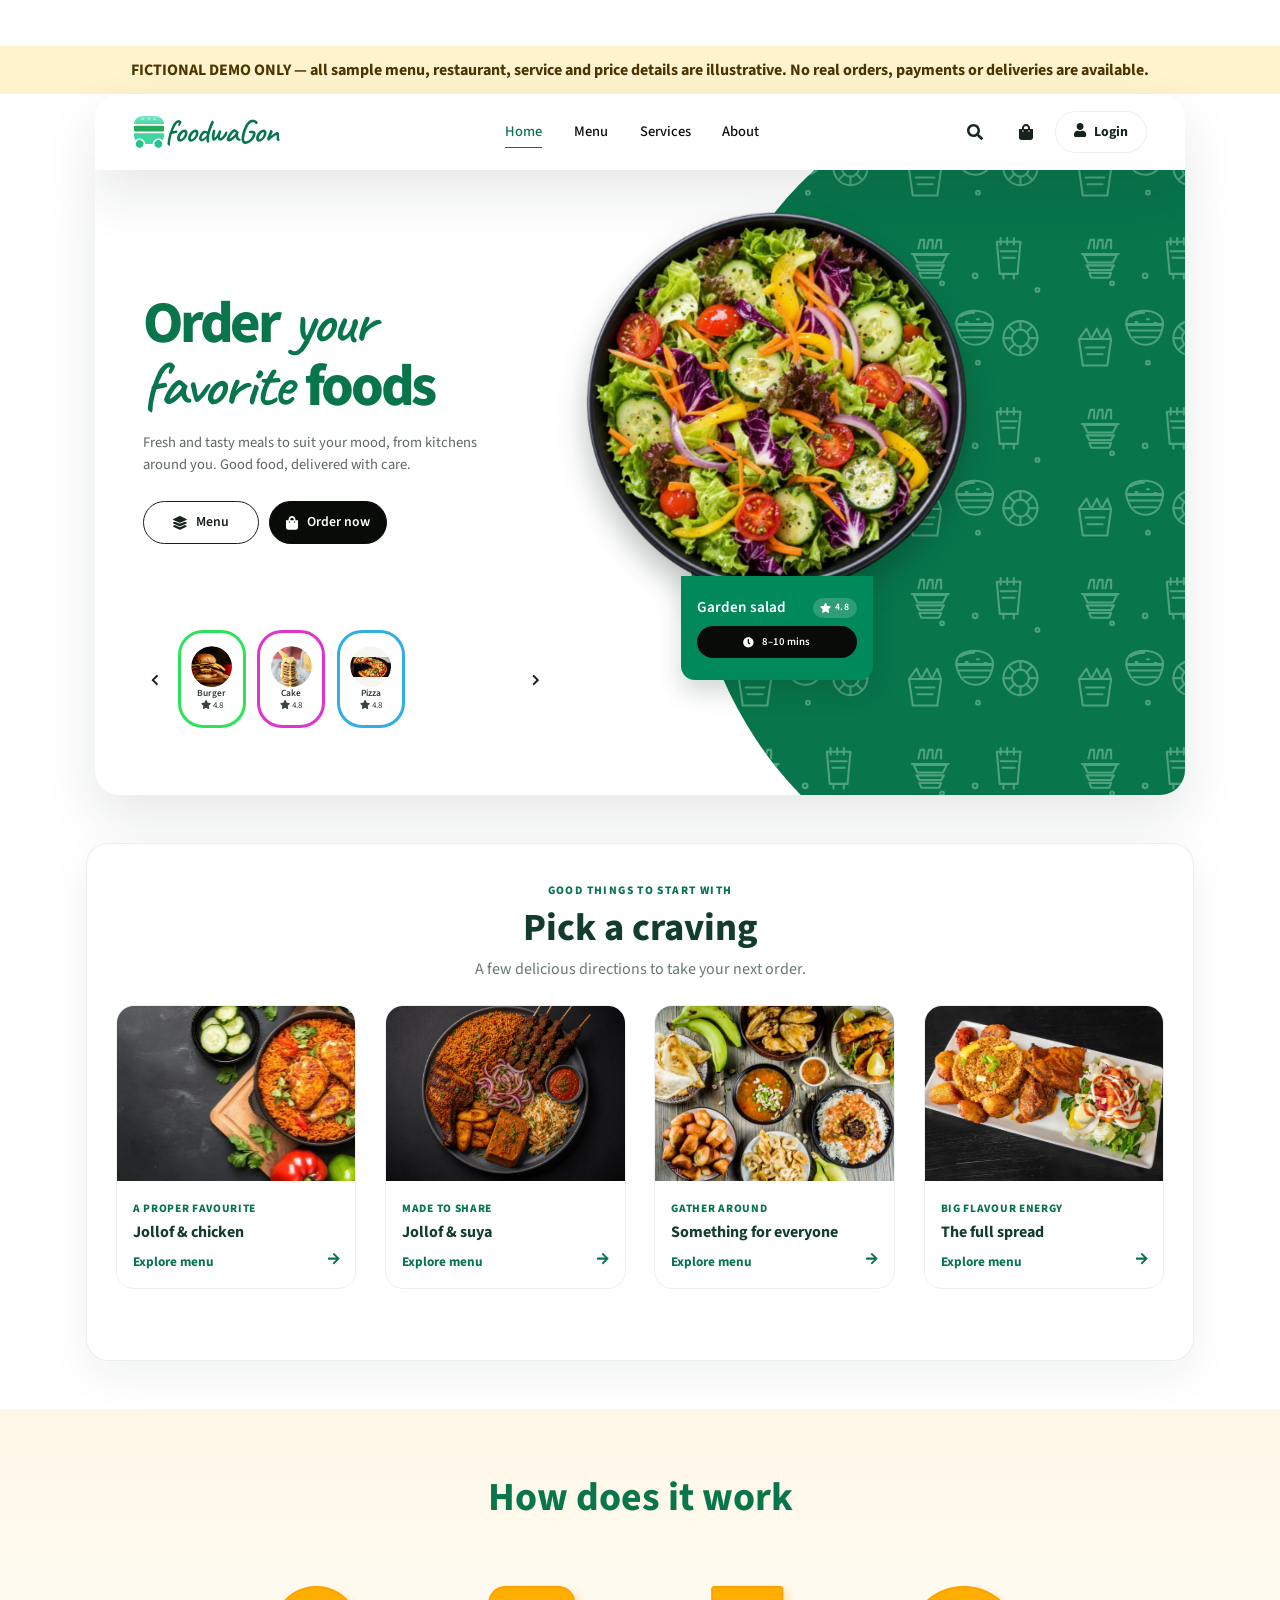
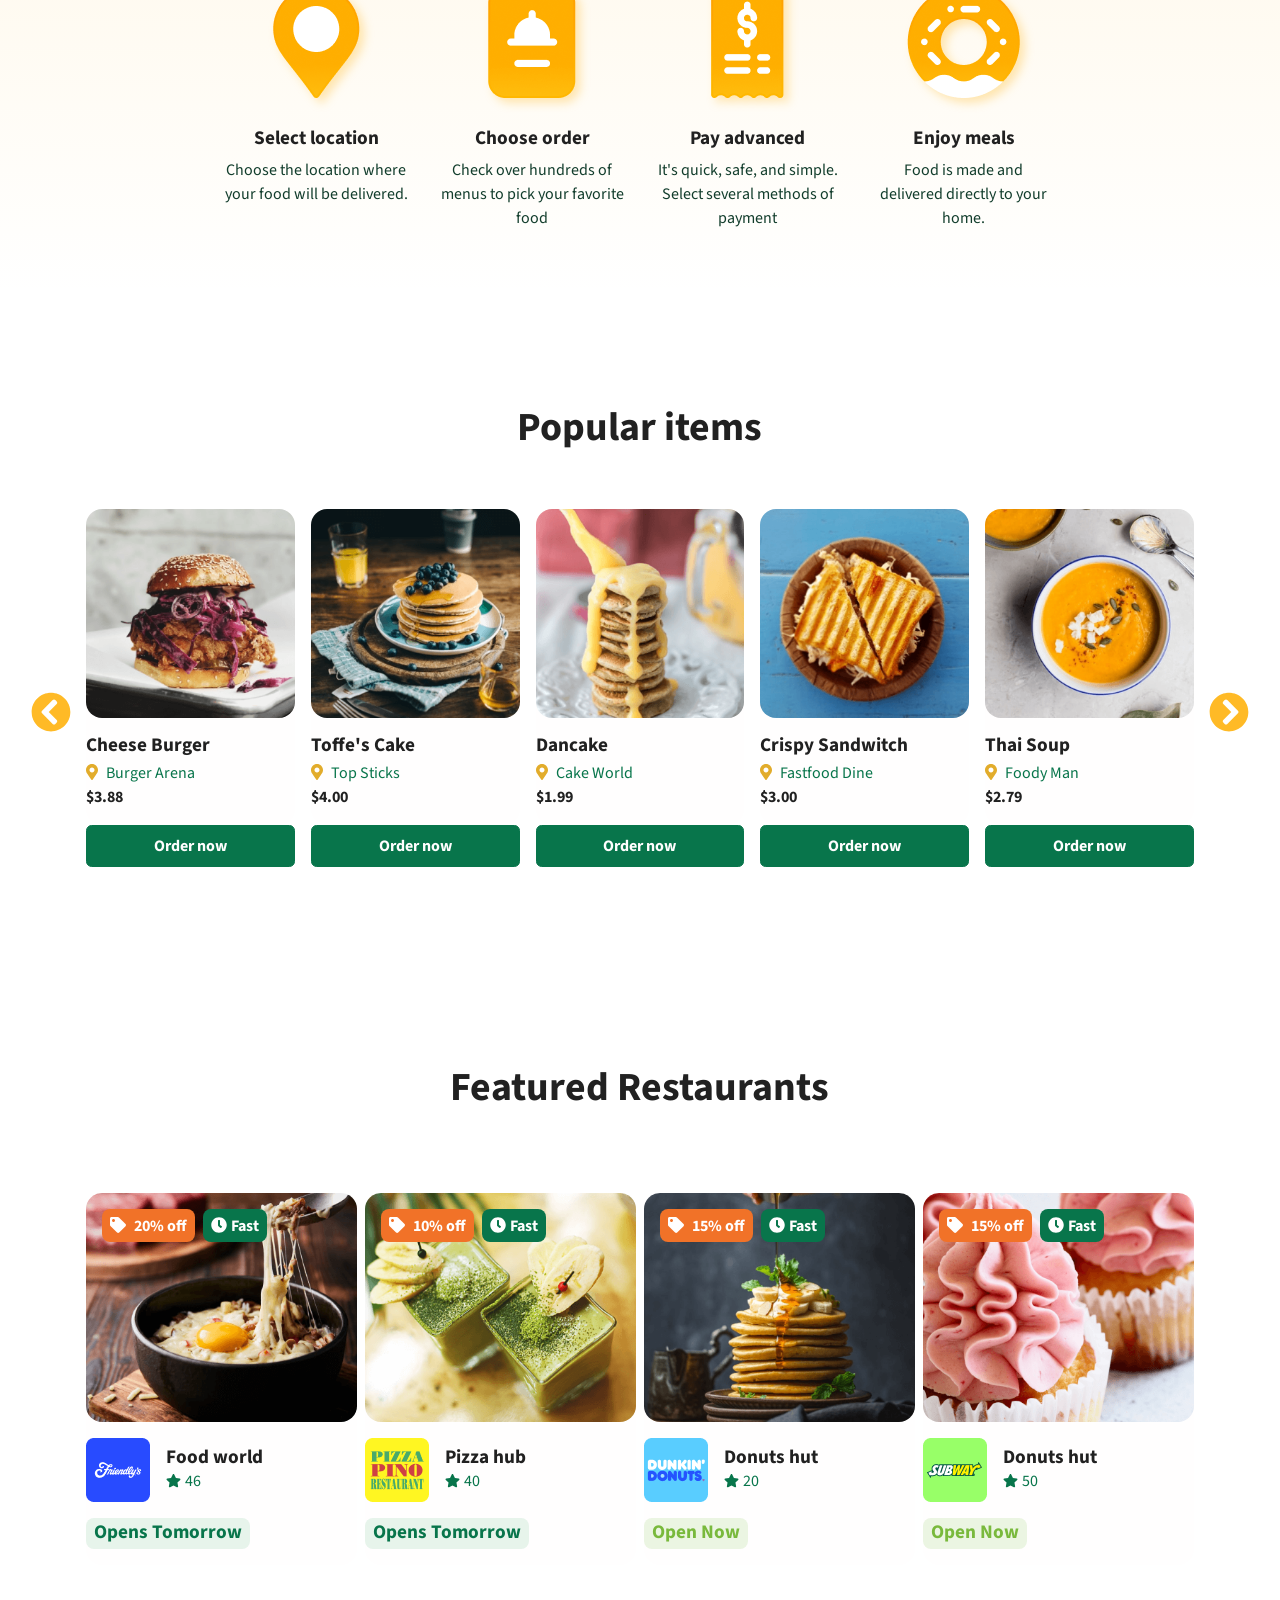
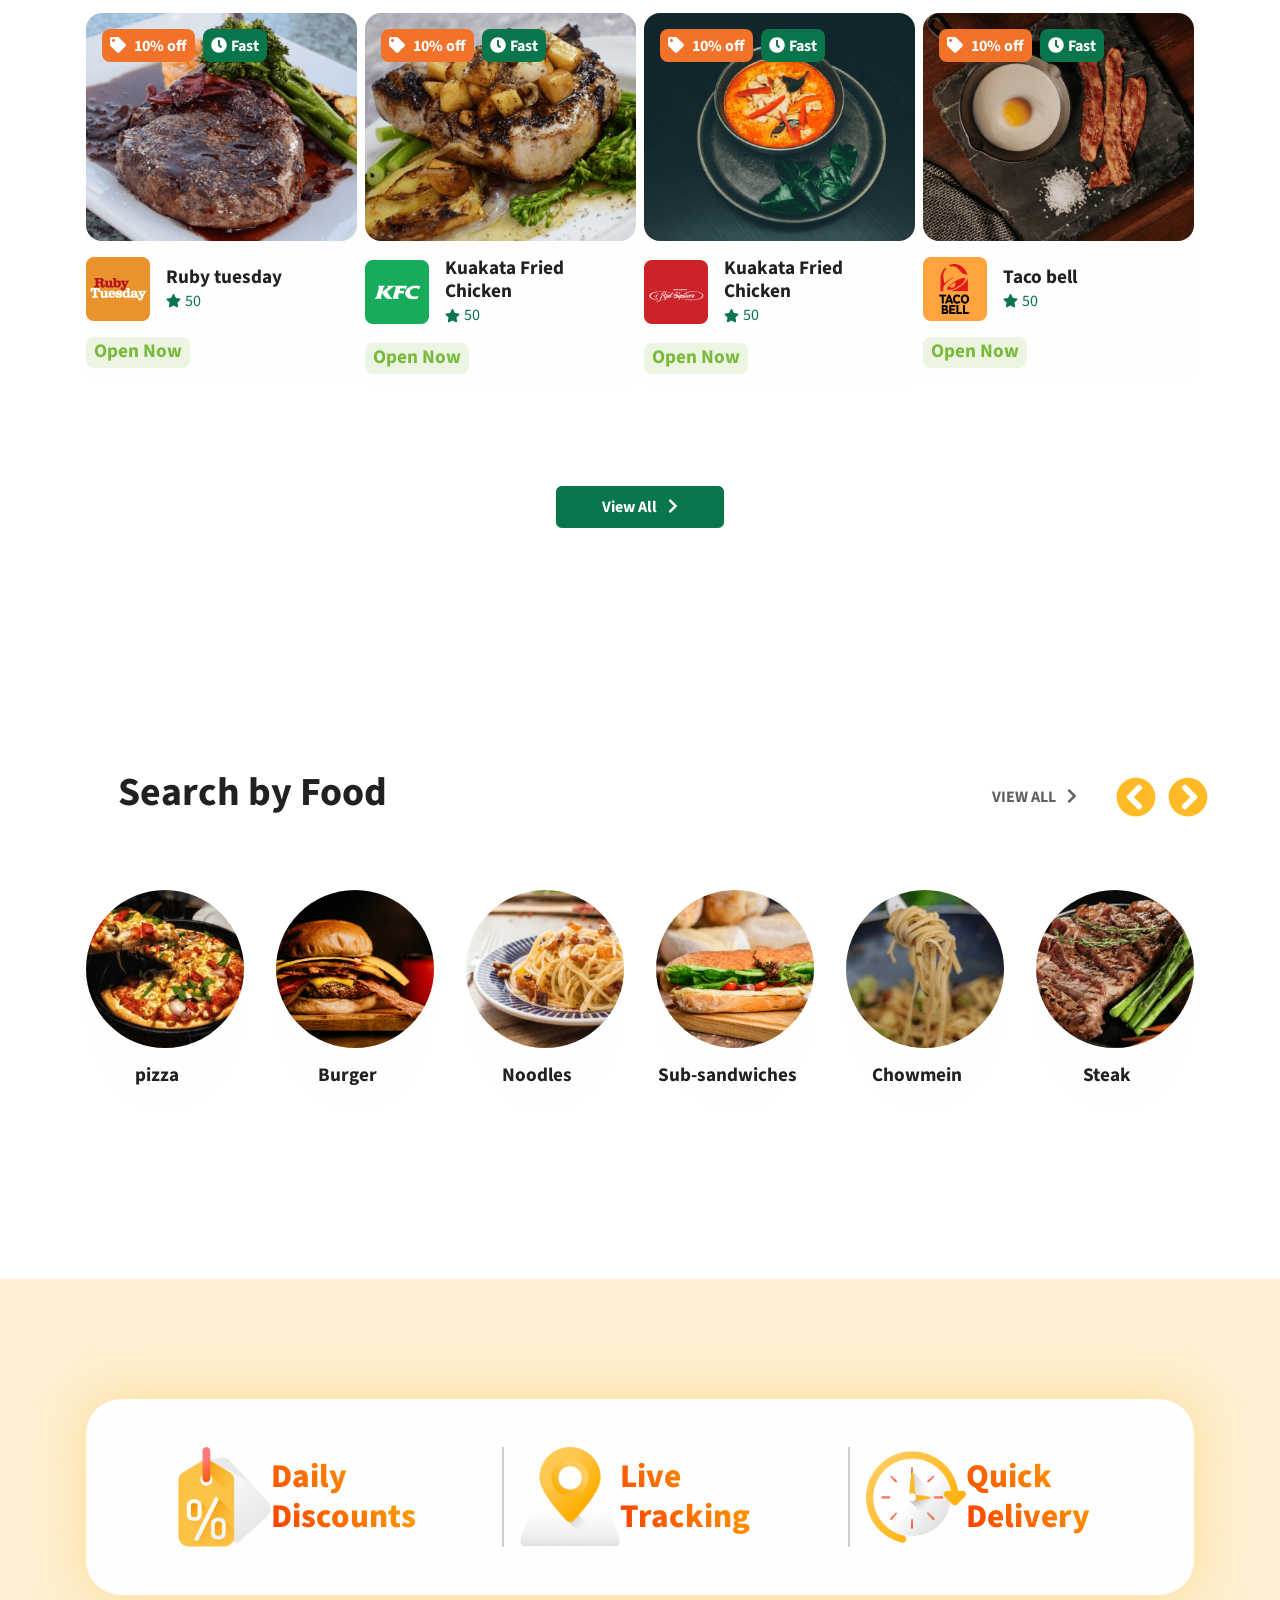
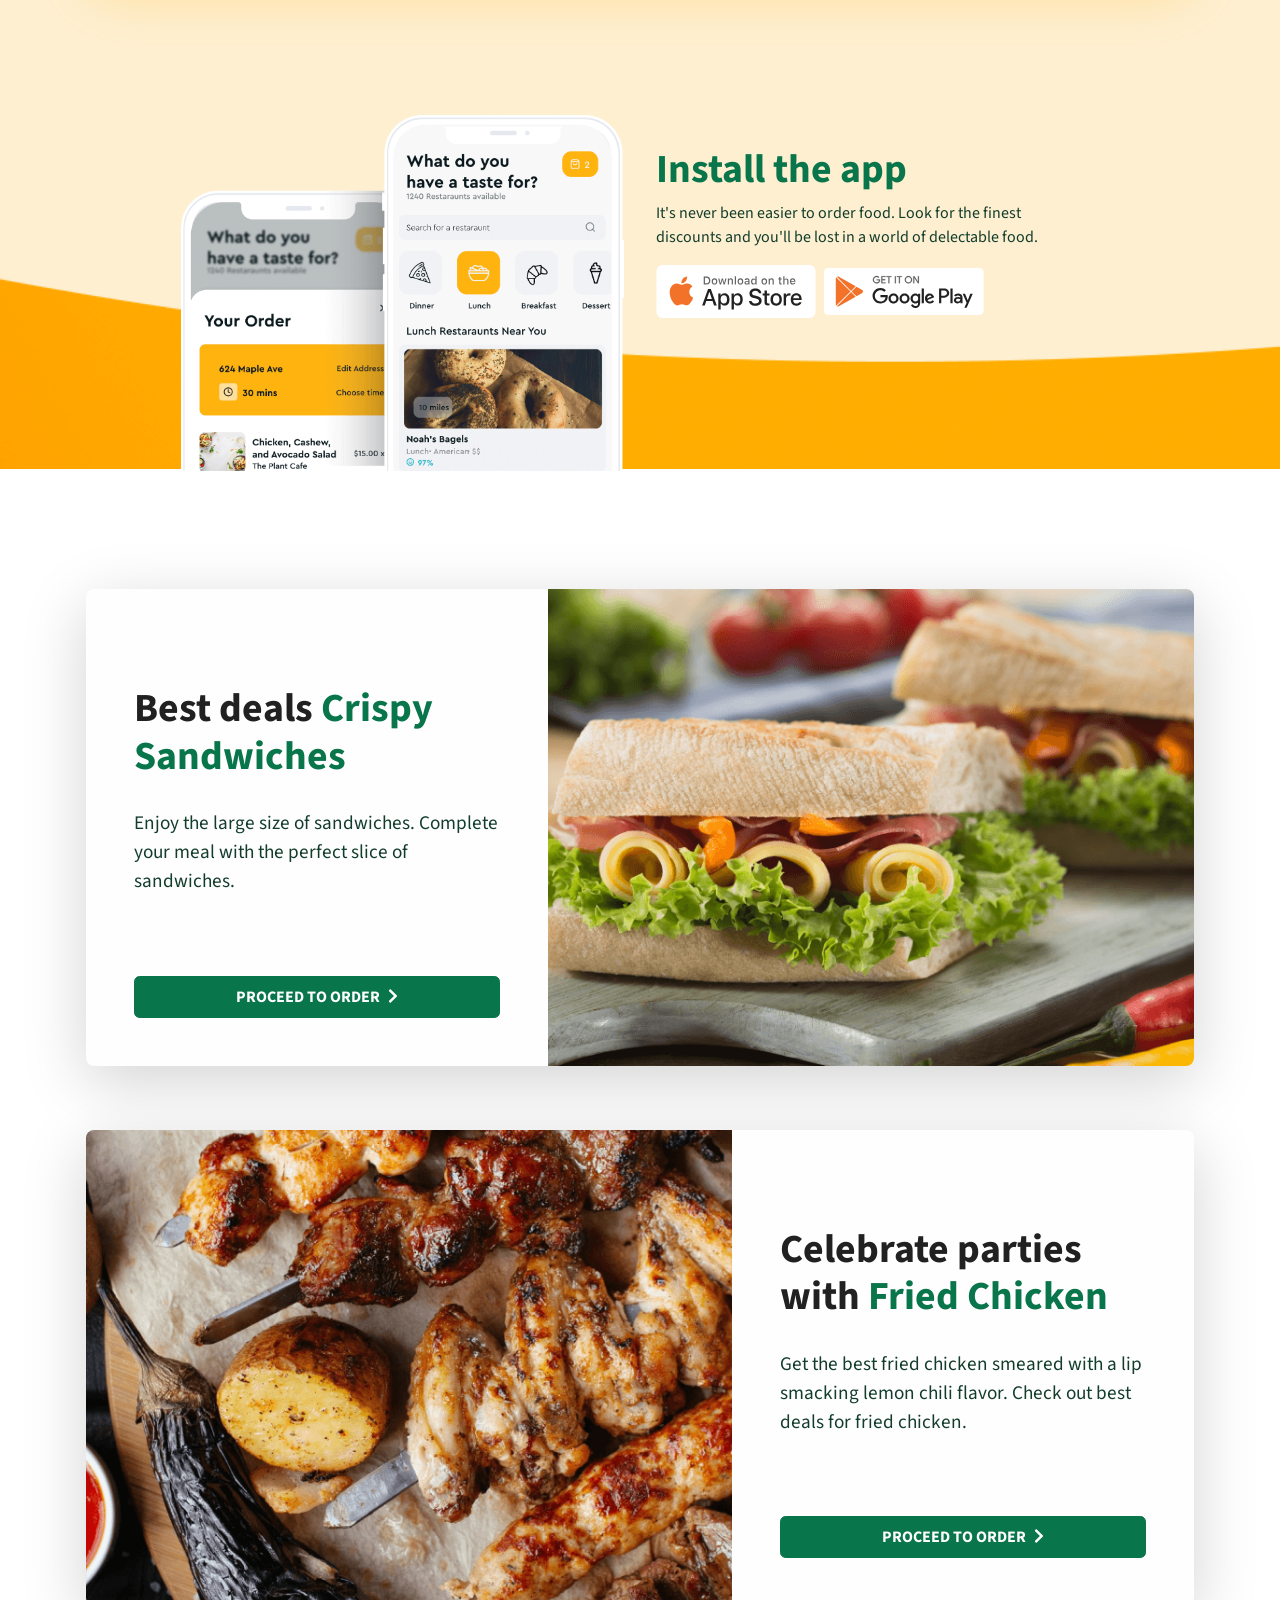
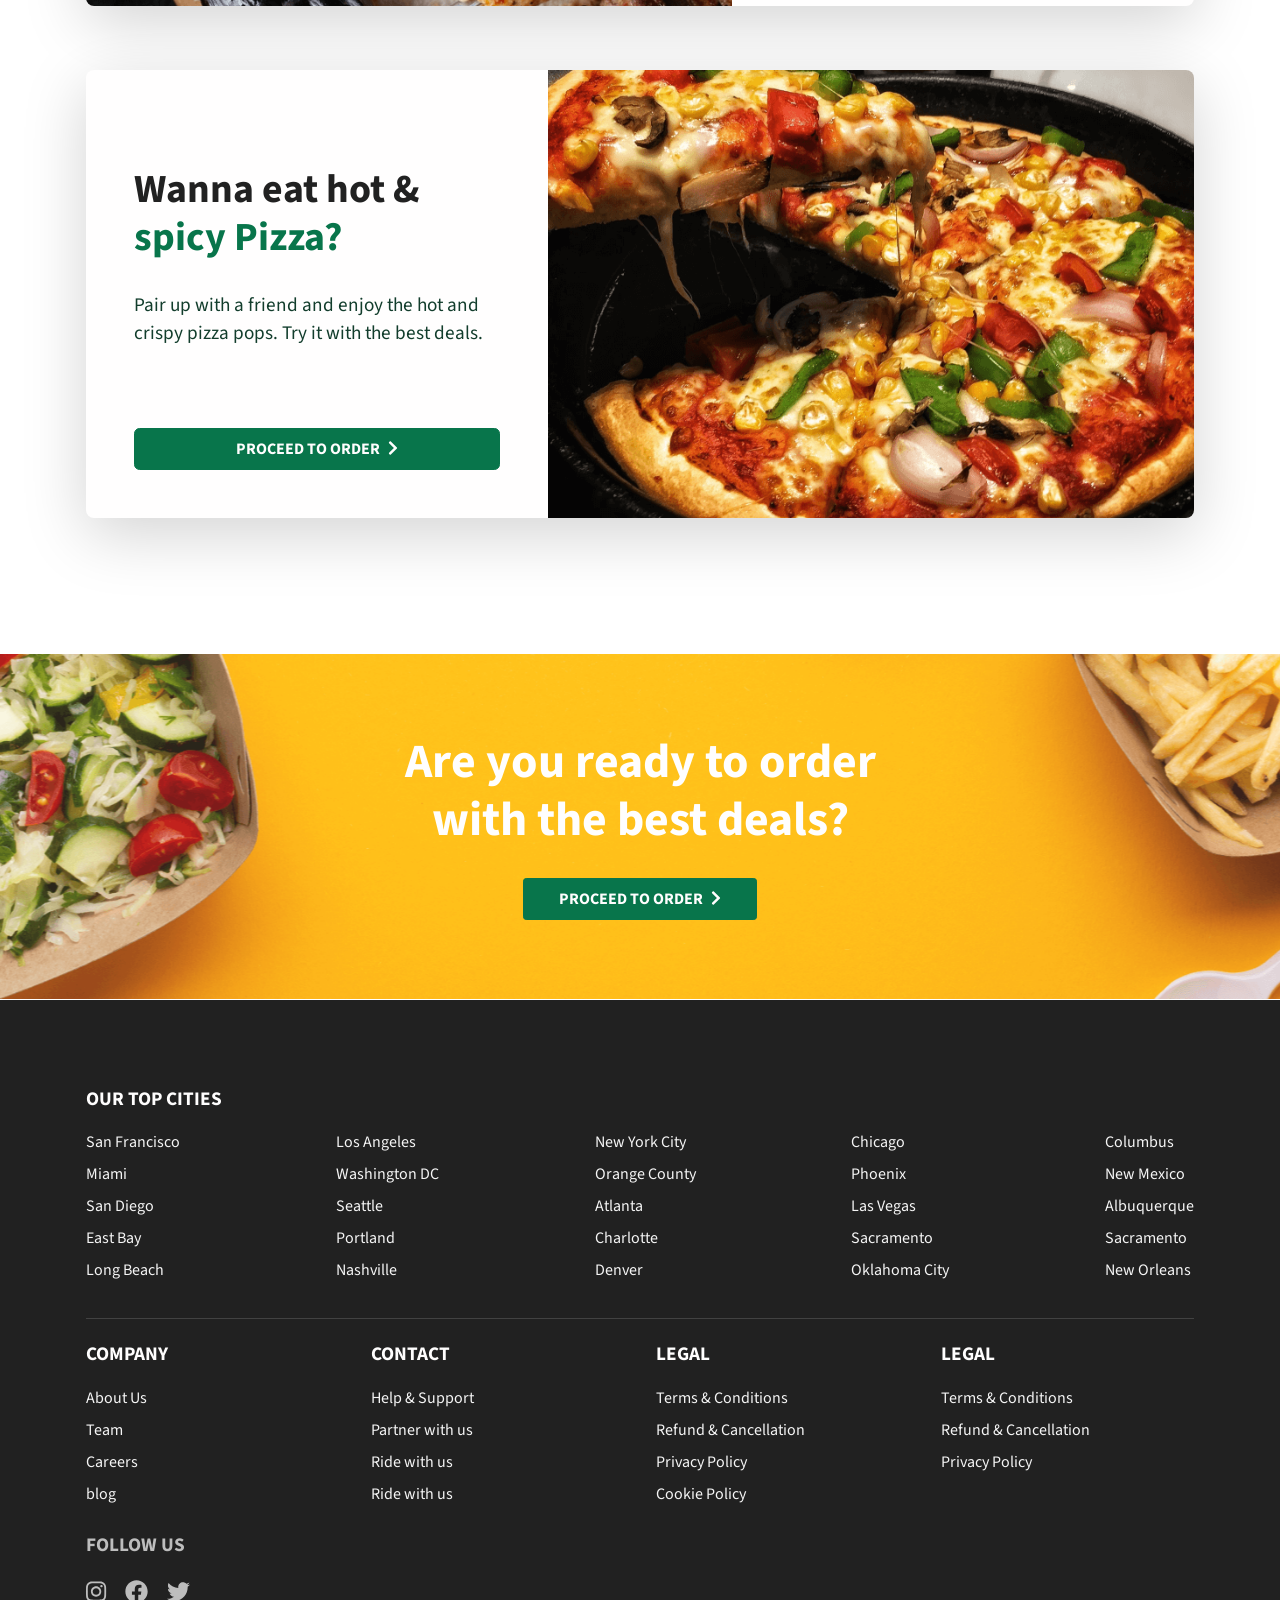
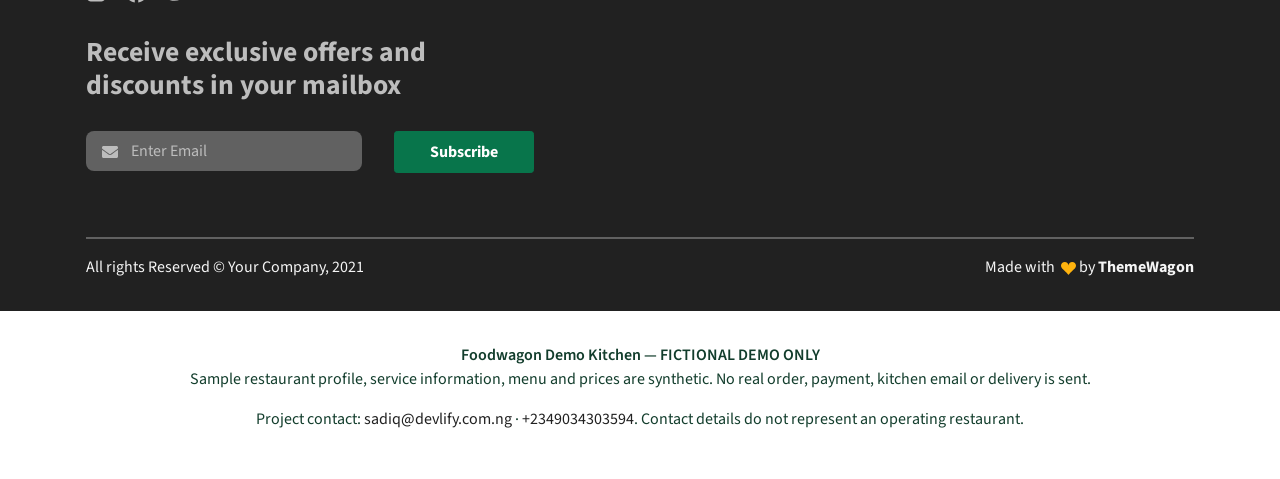
<file: public/index.html>
<!DOCTYPE html>
<html lang="en-US" dir="ltr">
  <head>
    <meta charset="utf-8">
    <meta http-equiv="X-UA-Compatible" content="IE=edge">
    <meta name="viewport" content="width=device-width, initial-scale=1">


    <!-- ===============================================-->
    <!--    Document Title-->
    <!-- ===============================================-->
    <title>Foodwagon | Good food, right on time</title>


    <!-- ===============================================-->
    <!--    Favicons-->
    <!-- ===============================================-->
    <link rel="icon" type="image/svg+xml" href="assets/img/refresh/foodwagon-favicon.svg">
    <meta name="theme-color" content="#ffffff">


    <!-- ===============================================-->
    <!--    Stylesheets-->
    <!-- ===============================================-->
    <link href="assets/css/theme.css" rel="stylesheet"/>

    <link href="assets/css/foodwagon-refresh.css" rel="stylesheet">
  </head>


  <body>

    <!-- ===============================================-->
    <!--    Main Content-->
    <!-- ===============================================-->
    <main class="main" id="top">
      <div role="note" aria-label="Demo notice" style="background:#fff3cd;color:#4b3500;text-align:center;padding:12px 18px;font-weight:700">FICTIONAL DEMO ONLY — all sample menu, restaurant, service and price details are illustrative. No real orders, payments or deliveries are available.</div>
      <nav class="navbar navbar-expand-lg navbar-light bg-light" data-navbar-on-scroll="data-navbar-on-scroll">
        <div class="container"><a class="navbar-brand d-inline-flex" href="index.html" aria-label="Foodwagon home"><img class="d-inline-block" src="assets/img/gallery/logo.svg" alt=""/><span class="foodwagon-wordmark">foodwaGon</span></a>
          <button class="navbar-toggler" type="button" data-bs-toggle="collapse" data-bs-target="#navbarSupportedContent" aria-controls="navbarSupportedContent" aria-expanded="false" aria-label="Toggle navigation"><span class="navbar-toggler-icon"></span></button>
          <div class="collapse navbar-collapse" id="navbarSupportedContent">
            <ul class="navbar-nav foodwagon-nav-links mx-lg-auto">
              <li class="nav-item"><a class="nav-link active" href="#home">Home</a></li>
              <li class="nav-item"><a class="nav-link" href="#carouselPopularItems">Menu</a></li>
              <li class="nav-item"><a class="nav-link" href="#how-it-works">Services</a></li>
              <li class="nav-item"><a class="nav-link" href="#site-footer">About</a></li>
            </ul>
            <div class="foodwagon-nav-actions">
              <form class="foodwagon-nav-search" role="search">
                <div class="input-group-icon pe-2"><i class="fas fa-search input-box-icon" aria-hidden="true"></i>
                  <input class="form-control border-0 input-box bg-100" type="search" placeholder="Search food" aria-label="Search food"/>
                </div>
              </form>
              <button class="foodwagon-cart-link" type="button" data-bs-toggle="modal" data-bs-target="#orderModal" aria-label="Start an order"><i class="fas fa-shopping-bag" aria-hidden="true"></i></button>
              <button class="btn foodwagon-login" type="button"><i class="fas fa-user me-2" aria-hidden="true"></i>Login</button>
            </div>
          </div>
        </div>
      </nav>
      <section class="food-hero" id="home" aria-labelledby="foodwagon-hero-title">
        <div class="food-hero__doodles" aria-hidden="true"></div>
        <div class="food-hero__layout">
          <div class="food-hero__copy">
            <h1 id="foodwagon-hero-title">Order<span class="food-hero__script"> your</span><br/><span class="food-hero__script">favorite</span><span class="food-hero__headline-last">foods</span></h1>
            <p class="food-hero__intro">Fresh and tasty meals to suit your mood, from kitchens around you. Good food, delivered with care.</p>
            <div class="food-hero__actions"><a class="btn food-hero__menu-btn" href="#carouselPopularItems"><i class="fas fa-layer-group" aria-hidden="true"></i>Menu</a>
              <button class="btn food-hero__order-btn" type="button" data-bs-toggle="modal" data-bs-target="#orderModal"><i class="fas fa-shopping-bag" aria-hidden="true"></i>Order now</button>
            </div>
            <div class="food-category-area">
              <div class="food-category-carousel">
                <button class="food-category-arrow" type="button" data-category-scroll="-1" aria-label="Scroll to previous categories"><i class="fas fa-chevron-left" aria-hidden="true"></i></button>
                <div class="food-category-track"><a class="food-category-card food-category-card--burger" href="#carouselPopularItems" aria-label="Explore burger favourites"><img src="assets/img/gallery/burger.png" alt="" loading="lazy"/><span>Burger</span><small><i class="fas fa-star" aria-hidden="true"></i> 4.8</small></a><a class="food-category-card food-category-card--cake" href="#carouselPopularItems" aria-label="Explore cake favourites"><img src="assets/img/gallery/dancake.png" alt="" loading="lazy"/><span>Cake</span><small><i class="fas fa-star" aria-hidden="true"></i> 4.8</small></a><a class="food-category-card food-category-card--pizza" href="#carouselPopularItems" aria-label="Explore pizza favourites"><img src="assets/img/gallery/pizza.png" alt="" loading="lazy"/><span>Pizza</span><small><i class="fas fa-star" aria-hidden="true"></i> 4.8</small></a></div>
                <button class="food-category-arrow" type="button" data-category-scroll="1" aria-label="Scroll to next categories"><i class="fas fa-chevron-right" aria-hidden="true"></i></button>
              </div>
            </div>
          </div>
          <div class="food-hero__visual"><img class="food-hero__salad" data-hero-image="data-hero-image" src="assets/img/refresh/salad-bowl.webp" alt="Overhead bowl of fresh garden salad"/>
            <div class="food-dish-card" data-dish-card="data-dish-card">
              <div class="food-dish-card__top"><strong>Garden salad</strong><span class="food-dish-card__rating"><i class="fas fa-star" aria-hidden="true"></i> 4.8</span></div>
              <div class="food-dish-card__time"><i class="fas fa-clock" aria-hidden="true"></i> 8–10 mins</div>
            </div>
          </div>
        </div>
      </section>
      <div class="modal fade" id="orderModal" tabindex="-1" aria-labelledby="orderModalTitle" aria-hidden="true">
        <div class="modal-dialog modal-dialog-centered">
          <div class="modal-content food-order-modal">
            <div class="modal-header">
              <div>
                <p class="food-section-kicker mb-1">Start your order</p>
                <h2 class="modal-title" id="orderModalTitle">Find food near you</h2>
              </div>
              <button class="btn-close" type="button" data-bs-dismiss="modal" aria-label="Close"></button>
            </div>
            <div class="modal-body">
              <nav aria-label="Choose delivery or pickup">
                <div class="nav nav-tabs food-order-tabs" id="nav-tab" role="tablist">
                  <button class="nav-link active" id="nav-home-tab" data-bs-toggle="tab" data-bs-target="#nav-home" type="button" role="tab" aria-controls="nav-home" aria-selected="true"><i class="fas fa-motorcycle me-2" aria-hidden="true"></i>Delivery</button>
                  <button class="nav-link" id="nav-profile-tab" data-bs-toggle="tab" data-bs-target="#nav-profile" type="button" role="tab" aria-controls="nav-profile" aria-selected="false"><i class="fas fa-shopping-bag me-2" aria-hidden="true"></i>Pickup</button>
                </div>
              </nav>
              <div class="tab-content food-order-content" id="nav-tabContent">
                <div class="tab-pane fade show active" id="nav-home" role="tabpanel" aria-labelledby="nav-home-tab">
                  <form class="row gx-2 gy-2 align-items-center">
                    <div class="col">
                      <div class="input-group-icon"><i class="fas fa-map-marker-alt text-primary input-box-icon" aria-hidden="true"></i>
                        <label class="visually-hidden" for="inputDelivery">Delivery address</label>
                        <input class="form-control input-box form-foodwagon-control" id="inputDelivery" type="text" placeholder="Enter your delivery address" autocomplete="street-address"/>
                      </div>
                    </div>
                    <div class="d-grid col-sm-auto">
                      <button class="btn btn-danger food-order-submit" type="submit">Find food</button>
                    </div>
                  </form>
                </div>
                <div class="tab-pane fade" id="nav-profile" role="tabpanel" aria-labelledby="nav-profile-tab">
                  <form class="row gx-2 gy-2 align-items-center">
                    <div class="col">
                      <div class="input-group-icon"><i class="fas fa-map-marker-alt text-primary input-box-icon" aria-hidden="true"></i>
                        <label class="visually-hidden" for="inputPickup">Pickup location</label>
                        <input class="form-control input-box form-foodwagon-control" id="inputPickup" type="text" placeholder="Enter a pickup location" autocomplete="street-address"/>
                      </div>
                    </div>
                    <div class="d-grid col-sm-auto">
                      <button class="btn btn-danger food-order-submit" type="submit">Find food</button>
                    </div>
                  </form>
                </div>
              </div>
            </div>
          </div>
        </div>
      </div>


      <!-- ============================================-->
      <!-- <section> begin ============================-->
      <section class="py-5">

        <div class="container">
          <div class="food-picks">
            <div class="food-picks__heading" data-reveal="data-reveal">
              <p class="food-section-kicker">Good things to start with</p>
              <h2>Pick a craving</h2>
              <p>A few delicious directions to take your next order.</p>
            </div>
            <div class="row g-3 g-xl-4">
              <div class="col-sm-6 col-lg-3 mb-4" data-reveal="data-reveal"><a class="food-pick-card" href="#carouselPopularItems" aria-label="Explore Jollof &amp; chicken in popular items">
                  <div class="food-pick-card__photo"><img src="assets/img/refresh/jollof-chicken.webp" alt="A pan of jollof rice with chicken and fresh vegetables" loading="lazy"/></div>
                  <div class="food-pick-card__body"><span class="food-pick-card__tag">A proper favourite</span>
                    <h3>Jollof &amp; chicken</h3><span class="food-pick-card__link">Explore menu<i class="fas fa-arrow-right" aria-hidden="true"></i></span>
                  </div></a></div>
              <div class="col-sm-6 col-lg-3 mb-4" data-reveal="data-reveal"><a class="food-pick-card" href="#carouselPopularItems" aria-label="Explore Jollof &amp; suya in popular items">
                  <div class="food-pick-card__photo"><img src="assets/img/refresh/hero-platter.webp" alt="A Nigerian sharing platter with rice, suya, plantain and sides" loading="lazy"/></div>
                  <div class="food-pick-card__body"><span class="food-pick-card__tag">Made to share</span>
                    <h3>Jollof &amp; suya</h3><span class="food-pick-card__link">Explore menu<i class="fas fa-arrow-right" aria-hidden="true"></i></span>
                  </div></a></div>
              <div class="col-sm-6 col-lg-3 mb-4" data-reveal="data-reveal"><a class="food-pick-card" href="#carouselPopularItems" aria-label="Explore Something for everyone in popular items">
                  <div class="food-pick-card__photo"><img src="assets/img/refresh/table-spread.webp" alt="A colourful spread of rice, stew, snacks and fresh sides" loading="lazy"/></div>
                  <div class="food-pick-card__body"><span class="food-pick-card__tag">Gather around</span>
                    <h3>Something for everyone</h3><span class="food-pick-card__link">Explore menu<i class="fas fa-arrow-right" aria-hidden="true"></i></span>
                  </div></a></div>
              <div class="col-sm-6 col-lg-3 mb-4" data-reveal="data-reveal"><a class="food-pick-card" href="#carouselPopularItems" aria-label="Explore The full spread in popular items">
                  <div class="food-pick-card__photo"><img src="assets/img/refresh/family-platter.webp" alt="A generous meal plate with rice, grilled chicken and salad" loading="lazy"/></div>
                  <div class="food-pick-card__body"><span class="food-pick-card__tag">Big flavour energy</span>
                    <h3>The full spread</h3><span class="food-pick-card__link">Explore menu<i class="fas fa-arrow-right" aria-hidden="true"></i></span>
                  </div></a></div>
            </div>
          </div>
        </div>
        <!-- end of .container-->

      </section>
      <!-- <section> close ============================-->
      <!-- ============================================-->




      <!-- ============================================-->
      <!-- <section> begin ============================-->
      <section class="py-0 bg-primary-gradient">

        <div class="container">
          <div class="row justify-content-center g-0" id="how-it-works">
            <div class="col-xl-9">
              <div class="col-lg-6 text-center mx-auto mb-3 mb-md-5 mt-4">
                <h5 class="fw-bold text-danger fs-3 fs-lg-5 lh-sm my-6">How does it work</h5>
              </div>
              <div class="row">
                <div class="col-sm-6 col-md-3 mb-6">
                  <div class="text-center"><img class="shadow-icon" src="assets/img/gallery/location.png" height="112" alt="..."/>
                    <h5 class="mt-4 fw-bold">Select location</h5>
                    <p class="mb-md-0">Choose the location where your food will be delivered.</p>
                  </div>
                </div>
                <div class="col-sm-6 col-md-3 mb-6">
                  <div class="text-center"><img class="shadow-icon" src="assets/img/gallery/order.png" height="112" alt="..."/>
                    <h5 class="mt-4 fw-bold">Choose order</h5>
                    <p class="mb-md-0">Check over hundreds of menus to pick your favorite food</p>
                  </div>
                </div>
                <div class="col-sm-6 col-md-3 mb-6">
                  <div class="text-center"><img class="shadow-icon" src="assets/img/gallery/pay.png" height="112" alt="..."/>
                    <h5 class="mt-4 fw-bold">Pay advanced</h5>
                    <p class="mb-md-0">It's quick, safe, and simple. Select several methods of payment</p>
                  </div>
                </div>
                <div class="col-sm-6 col-md-3 mb-6">
                  <div class="text-center"><img class="shadow-icon" src="assets/img/gallery/meals.png" height="112" alt="..."/>
                    <h5 class="mt-4 fw-bold">Enjoy meals</h5>
                    <p class="mb-md-0">Food is made and delivered directly to your home.</p>
                  </div>
                </div>
              </div>
            </div>
          </div>
        </div>
        <!-- end of .container-->

      </section>
      <!-- <section> close ============================-->
      <!-- ============================================-->




      <!-- ============================================-->
      <!-- <section> begin ============================-->
      <section class="py-4 overflow-hidden">

        <div class="container">
          <div class="row h-100">
            <div class="col-lg-7 mx-auto text-center mt-7 mb-5">
              <h5 class="fw-bold fs-3 fs-lg-5 lh-sm">Popular items</h5>
            </div>
            <div class="col-12">
              <div class="carousel slide" id="carouselPopularItems" data-bs-touch="false" data-bs-interval="false">
                <div class="carousel-inner">
                  <div class="carousel-item active" data-bs-interval="10000">
                    <div class="row gx-3 h-100 align-items-center">
                      <div class="col-sm-6 col-md-4 col-xl mb-5 h-100">
                        <div class="card card-span h-100 rounded-3"><img class="img-fluid rounded-3 h-100" src="assets/img/gallery/cheese-burger.png" alt="..."/>
                          <div class="card-body ps-0">
                            <h5 class="fw-bold text-1000 text-truncate mb-1">Cheese Burger</h5>
                            <div><span class="text-warning me-2"><i class="fas fa-map-marker-alt"></i></span><span class="text-primary">Burger Arena</span></div><span class="text-1000 fw-bold">$3.88</span>
                          </div>
                        </div>
                        <div class="d-grid gap-2"><a class="btn btn-lg btn-danger" href="#!" role="button">Order now</a></div>
                      </div>
                      <div class="col-sm-6 col-md-4 col-xl mb-5 h-100">
                        <div class="card card-span h-100 rounded-3"><img class="img-fluid rounded-3 h-100" src="assets/img/gallery/toffes-cake.png" alt="..."/>
                          <div class="card-body ps-0">
                            <h5 class="fw-bold text-1000 text-truncate mb-1">Toffe's Cake</h5>
                            <div><span class="text-warning me-2"><i class="fas fa-map-marker-alt"></i></span><span class="text-primary">Top Sticks</span></div><span class="text-1000 fw-bold">$4.00</span>
                          </div>
                        </div>
                        <div class="d-grid gap-2"><a class="btn btn-lg btn-danger" href="#!" role="button">Order now</a></div>
                      </div>
                      <div class="col-sm-6 col-md-4 col-xl mb-5 h-100">
                        <div class="card card-span h-100 rounded-3"><img class="img-fluid rounded-3 h-100" src="assets/img/gallery/dancake.png" alt="..."/>
                          <div class="card-body ps-0">
                            <h5 class="fw-bold text-1000 text-truncate mb-1">Dancake</h5>
                            <div><span class="text-warning me-2"><i class="fas fa-map-marker-alt"></i></span><span class="text-primary">Cake World</span></div><span class="text-1000 fw-bold">$1.99</span>
                          </div>
                        </div>
                        <div class="d-grid gap-2"><a class="btn btn-lg btn-danger" href="#!" role="button">Order now</a></div>
                      </div>
                      <div class="col-sm-6 col-md-4 col-xl mb-5 h-100">
                        <div class="card card-span h-100 rounded-3"><img class="img-fluid rounded-3 h-100" src="assets/img/gallery/crispy-sandwitch.png" alt="..."/>
                          <div class="card-body ps-0">
                            <h5 class="fw-bold text-1000 text-truncate mb-1">Crispy Sandwitch</h5>
                            <div><span class="text-warning me-2"><i class="fas fa-map-marker-alt"></i></span><span class="text-primary">Fastfood Dine</span></div><span class="text-1000 fw-bold">$3.00</span>
                          </div>
                        </div>
                        <div class="d-grid gap-2"><a class="btn btn-lg btn-danger" href="#!" role="button">Order now</a></div>
                      </div>
                      <div class="col-sm-6 col-md-4 col-xl mb-5 h-100">
                        <div class="card card-span h-100 rounded-3"><img class="img-fluid rounded-3 h-100" src="assets/img/gallery/thai-soup.png" alt="..."/>
                          <div class="card-body ps-0">
                            <h5 class="fw-bold text-1000 text-truncate mb-1">Thai Soup</h5>
                            <div><span class="text-warning me-2"><i class="fas fa-map-marker-alt"></i></span><span class="text-primary">Foody Man</span></div><span class="text-1000 fw-bold">$2.79</span>
                          </div>
                        </div>
                        <div class="d-grid gap-2"><a class="btn btn-lg btn-danger" href="#!" role="button">Order now</a></div>
                      </div>
                    </div>
                  </div>
                  <div class="carousel-item" data-bs-interval="5000">
                    <div class="row gx-3 h-100 align-items-center">
                      <div class="col-sm-6 col-md-4 col-xl mb-5 h-100">
                        <div class="card card-span h-100 rounded-3"><img class="img-fluid rounded-3 h-100" src="assets/img/gallery/cheese-burger.png" alt="..."/>
                          <div class="card-body ps-0">
                            <h5 class="fw-bold text-1000 text-truncate mb-1">Cheese Burger</h5>
                            <div><span class="text-warning me-2"><i class="fas fa-map-marker-alt"></i></span><span class="text-primary">Burger Arena</span></div><span class="text-1000 fw-bold">$3.88</span>
                          </div>
                        </div>
                        <div class="d-grid gap-2"><a class="btn btn-lg btn-danger" href="#!" role="button">Order now</a></div>
                      </div>
                      <div class="col-sm-6 col-md-4 col-xl mb-5 h-100">
                        <div class="card card-span h-100 rounded-3"><img class="img-fluid rounded-3 h-100" src="assets/img/gallery/toffes-cake.png" alt="..."/>
                          <div class="card-body ps-0">
                            <h5 class="fw-bold text-1000 text-truncate mb-1">Toffe's Cake</h5>
                            <div><span class="text-warning me-2"><i class="fas fa-map-marker-alt"></i></span><span class="text-primary">Top Sticks</span></div><span class="text-1000 fw-bold">$4.00</span>
                          </div>
                        </div>
                        <div class="d-grid gap-2"><a class="btn btn-lg btn-danger" href="#!" role="button">Order now</a></div>
                      </div>
                      <div class="col-sm-6 col-md-4 col-xl mb-5 h-100">
                        <div class="card card-span h-100 rounded-3"><img class="img-fluid rounded-3 h-100" src="assets/img/gallery/dancake.png" alt="..."/>
                          <div class="card-body ps-0">
                            <h5 class="fw-bold text-1000 text-truncate mb-1">Dancake</h5>
                            <div><span class="text-warning me-2"><i class="fas fa-map-marker-alt"></i></span><span class="text-primary">Cake World</span></div><span class="text-1000 fw-bold">$1.99</span>
                          </div>
                        </div>
                        <div class="d-grid gap-2"><a class="btn btn-lg btn-danger" href="#!" role="button">Order now</a></div>
                      </div>
                      <div class="col-sm-6 col-md-4 col-xl mb-5 h-100">
                        <div class="card card-span h-100 rounded-3"><img class="img-fluid rounded-3 h-100" src="assets/img/gallery/crispy-sandwitch.png" alt="..."/>
                          <div class="card-body ps-0">
                            <h5 class="fw-bold text-1000 text-truncate mb-1">Crispy Sandwitch</h5>
                            <div><span class="text-warning me-2"><i class="fas fa-map-marker-alt"></i></span><span class="text-primary">Fastfood Dine</span></div><span class="text-1000 fw-bold">$3.00</span>
                          </div>
                        </div>
                        <div class="d-grid gap-2"><a class="btn btn-lg btn-danger" href="#!" role="button">Order now</a></div>
                      </div>
                      <div class="col-sm-6 col-md-4 col-xl mb-5 h-100">
                        <div class="card card-span h-100 rounded-3"><img class="img-fluid rounded-3 h-100" src="assets/img/gallery/thai-soup.png" alt="..."/>
                          <div class="card-body ps-0">
                            <h5 class="fw-bold text-1000 text-truncate mb-1">Thai Soup</h5>
                            <div><span class="text-warning me-2"><i class="fas fa-map-marker-alt"></i></span><span class="text-primary">Foody Man</span></div><span class="text-1000 fw-bold">$2.79</span>
                          </div>
                        </div>
                        <div class="d-grid gap-2"><a class="btn btn-lg btn-danger" href="#!" role="button">Order now</a></div>
                      </div>
                    </div>
                  </div>
                  <div class="carousel-item" data-bs-interval="3000">
                    <div class="row gx-3 h-100 align-items-center">
                      <div class="col-sm-6 col-md-4 col-xl mb-5 h-100">
                        <div class="card card-span h-100 rounded-3"><img class="img-fluid rounded-3 h-100" src="assets/img/gallery/cheese-burger.png" alt="..."/>
                          <div class="card-body ps-0">
                            <h5 class="fw-bold text-1000 text-truncate mb-1">Cheese Burger</h5>
                            <div><span class="text-warning me-2"><i class="fas fa-map-marker-alt"></i></span><span class="text-primary">Burger Arena</span></div><span class="text-1000 fw-bold">$3.88</span>
                          </div>
                        </div>
                        <div class="d-grid gap-2"><a class="btn btn-lg btn-danger" href="#!" role="button">Order now</a></div>
                      </div>
                      <div class="col-sm-6 col-md-4 col-xl mb-5 h-100">
                        <div class="card card-span h-100 rounded-3"><img class="img-fluid rounded-3 h-100" src="assets/img/gallery/toffes-cake.png" alt="..."/>
                          <div class="card-body ps-0">
                            <h5 class="fw-bold text-1000 text-truncate mb-1">Toffe's Cake</h5>
                            <div><span class="text-warning me-2"><i class="fas fa-map-marker-alt"></i></span><span class="text-primary">Top Sticks</span></div><span class="text-1000 fw-bold">$4.00</span>
                          </div>
                        </div>
                        <div class="d-grid gap-2"><a class="btn btn-lg btn-danger" href="#!" role="button">Order now</a></div>
                      </div>
                      <div class="col-sm-6 col-md-4 col-xl mb-5 h-100">
                        <div class="card card-span h-100 rounded-3"><img class="img-fluid rounded-3 h-100" src="assets/img/gallery/dancake.png" alt="..."/>
                          <div class="card-body ps-0">
                            <h5 class="fw-bold text-1000 text-truncate mb-1">Dancake</h5>
                            <div><span class="text-warning me-2"><i class="fas fa-map-marker-alt"></i></span><span class="text-primary">Cake World</span></div><span class="text-1000 fw-bold">$1.99</span>
                          </div>
                        </div>
                        <div class="d-grid gap-2"><a class="btn btn-lg btn-danger" href="#!" role="button">Order now</a></div>
                      </div>
                      <div class="col-sm-6 col-md-4 col-xl mb-5 h-100">
                        <div class="card card-span h-100 rounded-3"><img class="img-fluid rounded-3 h-100" src="assets/img/gallery/crispy-sandwitch.png" alt="..."/>
                          <div class="card-body ps-0">
                            <h5 class="fw-bold text-1000 text-truncate mb-1">Crispy Sandwitch</h5>
                            <div><span class="text-warning me-2"><i class="fas fa-map-marker-alt"></i></span><span class="text-primary">Fastfood Dine</span></div><span class="text-1000 fw-bold">$3.00</span>
                          </div>
                        </div>
                        <div class="d-grid gap-2"><a class="btn btn-lg btn-danger" href="#!" role="button">Order now</a></div>
                      </div>
                      <div class="col-sm-6 col-md-4 col-xl mb-5 h-100">
                        <div class="card card-span h-100 rounded-3"><img class="img-fluid rounded-3 h-100" src="assets/img/gallery/thai-soup.png" alt="..."/>
                          <div class="card-body ps-0">
                            <h5 class="fw-bold text-1000 text-truncate mb-1">Thai Soup</h5>
                            <div><span class="text-warning me-2"><i class="fas fa-map-marker-alt"></i></span><span class="text-primary">Foody Man</span></div><span class="text-1000 fw-bold">$2.79</span>
                          </div>
                        </div>
                        <div class="d-grid gap-2"><a class="btn btn-lg btn-danger" href="#!" role="button">Order now</a></div>
                      </div>
                    </div>
                  </div>
                  <div class="carousel-item">
                    <div class="row gx-3 h-100 align-items-center">
                      <div class="col-sm-6 col-md-4 col-xl mb-5 h-100">
                        <div class="card card-span h-100 rounded-3"><img class="img-fluid rounded-3 h-100" src="assets/img/gallery/cheese-burger.png" alt="..."/>
                          <div class="card-body ps-0">
                            <h5 class="fw-bold text-1000 text-truncate mb-1">Cheese Burger</h5>
                            <div><span class="text-warning me-2"><i class="fas fa-map-marker-alt"></i></span><span class="text-primary">Burger Arena</span></div><span class="text-1000 fw-bold">$3.88</span>
                          </div>
                        </div>
                        <div class="d-grid gap-2"><a class="btn btn-lg btn-danger" href="#!" role="button">Order now</a></div>
                      </div>
                      <div class="col-sm-6 col-md-4 col-xl mb-5 h-100">
                        <div class="card card-span h-100 rounded-3"><img class="img-fluid rounded-3 h-100" src="assets/img/gallery/toffes-cake.png" alt="..."/>
                          <div class="card-body ps-0">
                            <h5 class="fw-bold text-1000 text-truncate mb-1">Toffe's Cake</h5>
                            <div><span class="text-warning me-2"><i class="fas fa-map-marker-alt"></i></span><span class="text-primary">Top Sticks</span></div><span class="text-1000 fw-bold">$4.00</span>
                          </div>
                        </div>
                        <div class="d-grid gap-2"><a class="btn btn-lg btn-danger" href="#!" role="button">Order now</a></div>
                      </div>
                      <div class="col-sm-6 col-md-4 col-xl mb-5 h-100">
                        <div class="card card-span h-100 rounded-3"><img class="img-fluid rounded-3 h-100" src="assets/img/gallery/dancake.png" alt="..."/>
                          <div class="card-body ps-0">
                            <h5 class="fw-bold text-1000 text-truncate mb-1">Dancake</h5>
                            <div><span class="text-warning me-2"><i class="fas fa-map-marker-alt"></i></span><span class="text-primary">Cake World</span></div><span class="text-1000 fw-bold">$1.99</span>
                          </div>
                        </div>
                        <div class="d-grid gap-2"><a class="btn btn-lg btn-danger" href="#!" role="button">Order now</a></div>
                      </div>
                      <div class="col-sm-6 col-md-4 col-xl mb-5 h-100">
                        <div class="card card-span h-100 rounded-3"><img class="img-fluid rounded-3 h-100" src="assets/img/gallery/crispy-sandwitch.png" alt="..."/>
                          <div class="card-body ps-0">
                            <h5 class="fw-bold text-1000 text-truncate mb-1">Crispy Sandwitch</h5>
                            <div><span class="text-warning me-2"><i class="fas fa-map-marker-alt"></i></span><span class="text-primary">Fastfood Dine</span></div><span class="text-1000 fw-bold">$3.00</span>
                          </div>
                        </div>
                        <div class="d-grid gap-2"><a class="btn btn-lg btn-danger" href="#!" role="button">Order now</a></div>
                      </div>
                      <div class="col-sm-6 col-md-4 col-xl mb-5 h-100">
                        <div class="card card-span h-100 rounded-3"><img class="img-fluid rounded-3 h-100" src="assets/img/gallery/thai-soup.png" alt="..."/>
                          <div class="card-body ps-0">
                            <h5 class="fw-bold text-1000 text-truncate mb-1">Thai Soup</h5>
                            <div><span class="text-warning me-2"><i class="fas fa-map-marker-alt"></i></span><span class="text-primary">Foody Man</span></div><span class="text-1000 fw-bold">$2.79</span>
                          </div>
                        </div>
                        <div class="d-grid gap-2"><a class="btn btn-lg btn-danger" href="#!" role="button">Order now</a></div>
                      </div>
                    </div>
                  </div>
                </div>
                <button class="carousel-control-prev carousel-icon" type="button" data-bs-target="#carouselPopularItems" data-bs-slide="prev"><span class="carousel-control-prev-icon hover-top-shadow" aria-hidden="true"></span><span class="visually-hidden">Previous</span></button>
                <button class="carousel-control-next carousel-icon" type="button" data-bs-target="#carouselPopularItems" data-bs-slide="next"><span class="carousel-control-next-icon hover-top-shadow" aria-hidden="true"></span><span class="visually-hidden">Next </span></button>
              </div>
            </div>
          </div>
        </div>
        <!-- end of .container-->

      </section>
      <!-- <section> close ============================-->
      <!-- ============================================-->


      <section id="testimonial">
        <div class="container">
          <div class="row h-100">
            <div class="col-lg-7 mx-auto text-center mb-6">
              <h5 class="fw-bold fs-3 fs-lg-5 lh-sm mb-3">Featured Restaurants</h5>
            </div>
          </div>
          <div class="row gx-2">
            <div class="col-sm-6 col-md-4 col-lg-3 h-100 mb-5">
              <div class="card card-span h-100 text-white rounded-3"><img class="img-fluid rounded-3 h-100" src="assets/img/gallery/food-world.png" alt="..."/>
                <div class="card-img-overlay ps-0"><span class="badge bg-danger p-2 ms-3"><i class="fas fa-tag me-2 fs-0"></i><span class="fs-0">20% off</span></span><span class="badge bg-primary ms-2 me-1 p-2"><i class="fas fa-clock me-1 fs-0"></i><span class="fs-0">Fast</span></span></div>
                <div class="card-body ps-0">
                  <div class="d-flex align-items-center mb-3"><img class="img-fluid" src="assets/img/gallery/food-world-logo.png" alt=""/>
                    <div class="flex-1 ms-3">
                      <h5 class="mb-0 fw-bold text-1000">Food world</h5><span class="text-primary fs--1 me-1"><i class="fas fa-star"></i></span><span class="mb-0 text-primary">46</span>
                    </div>
                  </div><span class="badge bg-soft-danger p-2"><span class="fw-bold fs-1 text-danger">Opens Tomorrow</span></span>
                </div>
              </div>
            </div>
            <div class="col-sm-6 col-md-4 col-lg-3 h-100 mb-5">
              <div class="card card-span h-100 text-white rounded-3"><img class="img-fluid rounded-3 h-100" src="assets/img/gallery/pizza-hub.png" alt="..."/>
                <div class="card-img-overlay ps-0"><span class="badge bg-danger p-2 ms-3"><i class="fas fa-tag me-2 fs-0"></i><span class="fs-0">10% off</span></span><span class="badge bg-primary ms-2 me-1 p-2"><i class="fas fa-clock me-1 fs-0"></i><span class="fs-0">Fast</span></span></div>
                <div class="card-body ps-0">
                  <div class="d-flex align-items-center mb-3"><img class="img-fluid" src="assets/img/gallery/pizzahub-logo.png" alt=""/>
                    <div class="flex-1 ms-3">
                      <h5 class="mb-0 fw-bold text-1000">Pizza hub</h5><span class="text-primary fs--1 me-1"><i class="fas fa-star"></i></span><span class="mb-0 text-primary">40</span>
                    </div>
                  </div><span class="badge bg-soft-danger p-2"><span class="fw-bold fs-1 text-danger">Opens Tomorrow</span></span>
                </div>
              </div>
            </div>
            <div class="col-sm-6 col-md-4 col-lg-3 h-100 mb-5">
              <div class="card card-span h-100 text-white rounded-3"><img class="img-fluid rounded-3 h-100" src="assets/img/gallery/donuts-hut.png" alt="..."/>
                <div class="card-img-overlay ps-0"><span class="badge bg-danger p-2 ms-3"><i class="fas fa-tag me-2 fs-0"></i><span class="fs-0">15% off</span></span><span class="badge bg-primary ms-2 me-1 p-2"><i class="fas fa-clock me-1 fs-0"></i><span class="fs-0">Fast</span></span></div>
                <div class="card-body ps-0">
                  <div class="d-flex align-items-center mb-3"><img class="img-fluid" src="assets/img/gallery/donuts-hut-logo.png" alt=""/>
                    <div class="flex-1 ms-3">
                      <h5 class="mb-0 fw-bold text-1000">Donuts hut</h5><span class="text-primary fs--1 me-1"><i class="fas fa-star"></i></span><span class="mb-0 text-primary">20</span>
                    </div>
                  </div><span class="badge bg-soft-success p-2"><span class="fw-bold fs-1 text-success">Open Now</span></span>
                </div>
              </div>
            </div>
            <div class="col-sm-6 col-md-4 col-lg-3 h-100 mb-5">
              <div class="card card-span h-100 text-white rounded-3"><img class="img-fluid rounded-3 h-100" src="assets/img/gallery/donuthut.png" alt="..."/>
                <div class="card-img-overlay ps-0"><span class="badge bg-danger p-2 ms-3"><i class="fas fa-tag me-2 fs-0"></i><span class="fs-0">15% off</span></span><span class="badge bg-primary ms-2 me-1 p-2"><i class="fas fa-clock me-1 fs-0"></i><span class="fs-0">Fast</span></span></div>
                <div class="card-body ps-0">
                  <div class="d-flex align-items-center mb-3"><img class="img-fluid" src="assets/img/gallery/donut-hut-logo.png" alt=""/>
                    <div class="flex-1 ms-3">
                      <h5 class="mb-0 fw-bold text-1000">Donuts hut</h5><span class="text-primary fs--1 me-1"><i class="fas fa-star"></i></span><span class="mb-0 text-primary">50</span>
                    </div>
                  </div><span class="badge bg-soft-success p-2"><span class="fw-bold fs-1 text-success">Open Now</span></span>
                </div>
              </div>
            </div>
            <div class="col-sm-6 col-md-4 col-lg-3 h-100 mb-5">
              <div class="card card-span h-100 text-white rounded-3"><img class="img-fluid rounded-3 h-100" src="assets/img/gallery/ruby-tuesday.png" alt="..."/>
                <div class="card-img-overlay ps-0"><span class="badge bg-danger p-2 ms-3"><i class="fas fa-tag me-2 fs-0"></i><span class="fs-0">10% off</span></span><span class="badge bg-primary ms-2 me-1 p-2"><i class="fas fa-clock me-1 fs-0"></i><span class="fs-0">Fast</span></span></div>
                <div class="card-body ps-0">
                  <div class="d-flex align-items-center mb-3"><img class="img-fluid" src="assets/img/gallery/ruby-tuesday-logo.png" alt=""/>
                    <div class="flex-1 ms-3">
                      <h5 class="mb-0 fw-bold text-1000">Ruby tuesday</h5><span class="text-primary fs--1 me-1"><i class="fas fa-star"></i></span><span class="mb-0 text-primary">50</span>
                    </div>
                  </div><span class="badge bg-soft-success p-2"><span class="fw-bold fs-1 text-success">Open Now</span></span>
                </div>
              </div>
            </div>
            <div class="col-sm-6 col-md-4 col-lg-3 h-100 mb-5">
              <div class="card card-span h-100 text-white rounded-3"><img class="img-fluid rounded-3 h-100" src="assets/img/gallery/kuakata.png" alt="..."/>
                <div class="card-img-overlay ps-0"><span class="badge bg-danger p-2 ms-3"><i class="fas fa-tag me-2 fs-0"></i><span class="fs-0">10% off</span></span><span class="badge bg-primary ms-2 me-1 p-2"><i class="fas fa-clock me-1 fs-0"></i><span class="fs-0">Fast</span></span></div>
                <div class="card-body ps-0">
                  <div class="d-flex align-items-center mb-3"><img class="img-fluid" src="assets/img/gallery/kuakata-logo.png" alt=""/>
                    <div class="flex-1 ms-3">
                      <h5 class="mb-0 fw-bold text-1000">Kuakata Fried Chicken</h5><span class="text-primary fs--1 me-1"><i class="fas fa-star"></i></span><span class="mb-0 text-primary">50</span>
                    </div>
                  </div><span class="badge bg-soft-success p-2"><span class="fw-bold fs-1 text-success">Open Now</span></span>
                </div>
              </div>
            </div>
            <div class="col-sm-6 col-md-4 col-lg-3 h-100 mb-5">
              <div class="card card-span h-100 text-white rounded-3"><img class="img-fluid rounded-3 h-100" src="assets/img/gallery/red-square.png" alt="..."/>
                <div class="card-img-overlay ps-0"><span class="badge bg-danger p-2 ms-3"><i class="fas fa-tag me-2 fs-0"></i><span class="fs-0">10% off</span></span><span class="badge bg-primary ms-2 me-1 p-2"><i class="fas fa-clock me-1 fs-0"></i><span class="fs-0">Fast</span></span></div>
                <div class="card-body ps-0">
                  <div class="d-flex align-items-center mb-3"><img class="img-fluid" src="assets/img/gallery/red-square-logo.png" alt=""/>
                    <div class="flex-1 ms-3">
                      <h5 class="mb-0 fw-bold text-1000">Kuakata Fried Chicken</h5><span class="text-primary fs--1 me-1"><i class="fas fa-star"></i></span><span class="mb-0 text-primary">50</span>
                    </div>
                  </div><span class="badge bg-soft-success p-2"><span class="fw-bold fs-1 text-success">Open Now</span></span>
                </div>
              </div>
            </div>
            <div class="col-sm-6 col-md-4 col-lg-3 h-100 mb-5">
              <div class="card card-span h-100 text-white rounded-3"><img class="img-fluid rounded-3 h-100" src="assets/img/gallery/taco-bell.png" alt="..."/>
                <div class="card-img-overlay ps-0"><span class="badge bg-danger p-2 ms-3"><i class="fas fa-tag me-2 fs-0"></i><span class="fs-0">10% off</span></span><span class="badge bg-primary ms-2 me-1 p-2"><i class="fas fa-clock me-1 fs-0"></i><span class="fs-0">Fast</span></span></div>
                <div class="card-body ps-0">
                  <div class="d-flex align-items-center mb-3"><img class="img-fluid" src="assets/img/gallery/taco-bell-logo.png" alt=""/>
                    <div class="flex-1 ms-3">
                      <h5 class="mb-0 fw-bold text-1000">Taco bell</h5><span class="text-primary fs--1 me-1"><i class="fas fa-star"></i></span><span class="mb-0 text-primary">50</span>
                    </div>
                  </div><span class="badge bg-soft-success p-2"><span class="fw-bold fs-1 text-success">Open Now</span></span>
                </div>
              </div>
            </div>
            <div class="col-12 d-flex justify-content-center mt-5">                                           <a class="btn btn-lg btn-primary" href="#!">View All <i class="fas fa-chevron-right ms-2">             </i></a></div>
          </div>
        </div>
      </section>


      <!-- ============================================-->
      <!-- <section> begin ============================-->
      <section class="py-8 overflow-hidden">

        <div class="container">
          <div class="row flex-center mb-6">
            <div class="col-lg-7">
              <h5 class="fw-bold fs-3 fs-lg-5 lh-sm text-center text-lg-start">Search by Food</h5>
            </div>
            <div class="col-lg-4 text-lg-end text-center"><a class="btn btn-lg text-800 me-2" href="#" role="button">VIEW ALL  <i class="fas fa-chevron-right ms-2"></i></a></div>
            <div class="col-lg-auto position-relative">
              <button class="carousel-control-prev s-icon-prev carousel-icon" type="button" data-bs-target="#carouselSearchByFood" data-bs-slide="prev"><span class="carousel-control-prev-icon hover-top-shadow" aria-hidden="true"></span><span class="visually-hidden">Previous</span></button>
              <button class="carousel-control-next s-icon-next carousel-icon" type="button" data-bs-target="#carouselSearchByFood" data-bs-slide="next"><span class="carousel-control-next-icon hover-top-shadow" aria-hidden="true"></span><span class="visually-hidden">Next</span></button>
            </div>
          </div>
          <div class="row flex-center">
            <div class="col-12">
              <div class="carousel slide" id="carouselSearchByFood" data-bs-touch="false" data-bs-interval="false">
                <div class="carousel-inner">
                  <div class="carousel-item active" data-bs-interval="10000">
                    <div class="row h-100 align-items-center">
                      <div class="col-sm-6 col-md-4 col-xl mb-5 h-100">
                        <div class="card card-span h-100 rounded-circle"><img class="img-fluid rounded-circle h-100" src="assets/img/gallery/search-pizza.png" alt="..."/>
                          <div class="card-body ps-0">
                            <h5 class="text-center fw-bold text-1000 text-truncate mb-2">pizza</h5>
                          </div>
                        </div>
                      </div>
                      <div class="col-sm-6 col-md-4 col-xl mb-5 h-100">
                        <div class="card card-span h-100 rounded-circle"><img class="img-fluid rounded-circle h-100" src="assets/img/gallery/burger.png" alt="..."/>
                          <div class="card-body ps-0">
                            <h5 class="text-center fw-bold text-1000 text-truncate mb-2">Burger</h5>
                          </div>
                        </div>
                      </div>
                      <div class="col-sm-6 col-md-4 col-xl mb-5 h-100">
                        <div class="card card-span h-100 rounded-circle"><img class="img-fluid rounded-circle h-100" src="assets/img/gallery/noodles.png" alt="..."/>
                          <div class="card-body ps-0">
                            <h5 class="text-center fw-bold text-1000 text-truncate mb-2">Noodles</h5>
                          </div>
                        </div>
                      </div>
                      <div class="col-sm-6 col-md-4 col-xl mb-5 h-100">
                        <div class="card card-span h-100 rounded-circle"><img class="img-fluid rounded-circle h-100" src="assets/img/gallery/sub-sandwich.png" alt="..."/>
                          <div class="card-body ps-0">
                            <h5 class="text-center fw-bold text-1000 text-truncate mb-2">Sub-sandwiches</h5>
                          </div>
                        </div>
                      </div>
                      <div class="col-sm-6 col-md-4 col-xl mb-5 h-100">
                        <div class="card card-span h-100 rounded-circle"><img class="img-fluid rounded-circle h-100" src="assets/img/gallery/chowmein.png" alt="..."/>
                          <div class="card-body ps-0">
                            <h5 class="text-center fw-bold text-1000 text-truncate mb-2">Chowmein</h5>
                          </div>
                        </div>
                      </div>
                      <div class="col-sm-6 col-md-4 col-xl mb-5 h-100">
                        <div class="card card-span h-100 rounded-circle"><img class="img-fluid rounded-circle h-100" src="assets/img/gallery/steak.png" alt="..."/>
                          <div class="card-body ps-0">
                            <h5 class="text-center fw-bold text-1000 text-truncate mb-2">Steak</h5>
                          </div>
                        </div>
                      </div>
                    </div>
                  </div>
                  <div class="carousel-item" data-bs-interval="5000">
                    <div class="row h-100 align-items-center">
                      <div class="col-sm-6 col-md-4 col-xl mb-5 h-100">
                        <div class="card card-span h-100 rounded-circle"><img class="img-fluid rounded-circle h-100" src="assets/img/gallery/search-pizza.png" alt="..."/>
                          <div class="card-body ps-0">
                            <h5 class="text-center fw-bold text-1000 text-truncate mb-2">pizza</h5>
                          </div>
                        </div>
                      </div>
                      <div class="col-sm-6 col-md-4 col-xl mb-5 h-100">
                        <div class="card card-span h-100 rounded-circle"><img class="img-fluid rounded-circle h-100" src="assets/img/gallery/burger.png" alt="..."/>
                          <div class="card-body ps-0">
                            <h5 class="text-center fw-bold text-1000 text-truncate mb-2">Burger</h5>
                          </div>
                        </div>
                      </div>
                      <div class="col-sm-6 col-md-4 col-xl mb-5 h-100">
                        <div class="card card-span h-100 rounded-circle"><img class="img-fluid rounded-circle h-100" src="assets/img/gallery/noodles.png" alt="..."/>
                          <div class="card-body ps-0">
                            <h5 class="text-center fw-bold text-1000 text-truncate mb-2">Noodles</h5>
                          </div>
                        </div>
                      </div>
                      <div class="col-sm-6 col-md-4 col-xl mb-5 h-100">
                        <div class="card card-span h-100 rounded-circle"><img class="img-fluid rounded-circle h-100" src="assets/img/gallery/sub-sandwich.png" alt="..."/>
                          <div class="card-body ps-0">
                            <h5 class="text-center fw-bold text-1000 text-truncate mb-2">Sub-sandwiches</h5>
                          </div>
                        </div>
                      </div>
                      <div class="col-sm-6 col-md-4 col-xl mb-5 h-100">
                        <div class="card card-span h-100 rounded-circle"><img class="img-fluid rounded-circle h-100" src="assets/img/gallery/chowmein.png" alt="..."/>
                          <div class="card-body ps-0">
                            <h5 class="text-center fw-bold text-1000 text-truncate mb-2">Chowmein</h5>
                          </div>
                        </div>
                      </div>
                      <div class="col-sm-6 col-md-4 col-xl mb-5 h-100">
                        <div class="card card-span h-100 rounded-circle"><img class="img-fluid rounded-circle h-100" src="assets/img/gallery/steak.png" alt="..."/>
                          <div class="card-body ps-0">
                            <h5 class="text-center fw-bold text-1000 text-truncate mb-2">Steak</h5>
                          </div>
                        </div>
                      </div>
                    </div>
                  </div>
                  <div class="carousel-item" data-bs-interval="3000">
                    <div class="row h-100 align-items-center">
                      <div class="col-sm-6 col-md-4 col-xl mb-5 h-100">
                        <div class="card card-span h-100 rounded-circle"><img class="img-fluid rounded-circle h-100" src="assets/img/gallery/search-pizza.png" alt="..."/>
                          <div class="card-body ps-0">
                            <h5 class="text-center fw-bold text-1000 text-truncate mb-2">pizza</h5>
                          </div>
                        </div>
                      </div>
                      <div class="col-sm-6 col-md-4 col-xl mb-5 h-100">
                        <div class="card card-span h-100 rounded-circle"><img class="img-fluid rounded-circle h-100" src="assets/img/gallery/burger.png" alt="..."/>
                          <div class="card-body ps-0">
                            <h5 class="text-center fw-bold text-1000 text-truncate mb-2">Burger</h5>
                          </div>
                        </div>
                      </div>
                      <div class="col-sm-6 col-md-4 col-xl mb-5 h-100">
                        <div class="card card-span h-100 rounded-circle"><img class="img-fluid rounded-circle h-100" src="assets/img/gallery/noodles.png" alt="..."/>
                          <div class="card-body ps-0">
                            <h5 class="text-center fw-bold text-1000 text-truncate mb-2">Noodles</h5>
                          </div>
                        </div>
                      </div>
                      <div class="col-sm-6 col-md-4 col-xl mb-5 h-100">
                        <div class="card card-span h-100 rounded-circle"><img class="img-fluid rounded-circle h-100" src="assets/img/gallery/sub-sandwich.png" alt="..."/>
                          <div class="card-body ps-0">
                            <h5 class="text-center fw-bold text-1000 text-truncate mb-2">Sub-sandwiches</h5>
                          </div>
                        </div>
                      </div>
                      <div class="col-sm-6 col-md-4 col-xl mb-5 h-100">
                        <div class="card card-span h-100 rounded-circle"><img class="img-fluid rounded-circle h-100" src="assets/img/gallery/chowmein.png" alt="..."/>
                          <div class="card-body ps-0">
                            <h5 class="text-center fw-bold text-1000 text-truncate mb-2">Chowmein</h5>
                          </div>
                        </div>
                      </div>
                      <div class="col-sm-6 col-md-4 col-xl mb-5 h-100">
                        <div class="card card-span h-100 rounded-circle"><img class="img-fluid rounded-circle h-100" src="assets/img/gallery/steak.png" alt="..."/>
                          <div class="card-body ps-0">
                            <h5 class="text-center fw-bold text-1000 text-truncate mb-2">Steak</h5>
                          </div>
                        </div>
                      </div>
                    </div>
                  </div>
                  <div class="carousel-item">
                    <div class="row h-100 align-items-center">
                      <div class="col-sm-6 col-md-4 col-xl mb-5 h-100">
                        <div class="card card-span h-100 rounded-circle"><img class="img-fluid rounded-circle h-100" src="assets/img/gallery/search-pizza.png" alt="..."/>
                          <div class="card-body ps-0">
                            <h5 class="text-center fw-bold text-1000 text-truncate mb-2">pizza</h5>
                          </div>
                        </div>
                      </div>
                      <div class="col-sm-6 col-md-4 col-xl mb-5 h-100">
                        <div class="card card-span h-100 rounded-circle"><img class="img-fluid rounded-circle h-100" src="assets/img/gallery/burger.png" alt="..."/>
                          <div class="card-body ps-0">
                            <h5 class="text-center fw-bold text-1000 text-truncate mb-2">Burger</h5>
                          </div>
                        </div>
                      </div>
                      <div class="col-sm-6 col-md-4 col-xl mb-5 h-100">
                        <div class="card card-span h-100 rounded-circle"><img class="img-fluid rounded-circle h-100" src="assets/img/gallery/noodles.png" alt="..."/>
                          <div class="card-body ps-0">
                            <h5 class="text-center fw-bold text-1000 text-truncate mb-2">Noodles</h5>
                          </div>
                        </div>
                      </div>
                      <div class="col-sm-6 col-md-4 col-xl mb-5 h-100">
                        <div class="card card-span h-100 rounded-circle"><img class="img-fluid rounded-circle h-100" src="assets/img/gallery/sub-sandwich.png" alt="..."/>
                          <div class="card-body ps-0">
                            <h5 class="text-center fw-bold text-1000 text-truncate mb-2">Sub-sandwiches</h5>
                          </div>
                        </div>
                      </div>
                      <div class="col-sm-6 col-md-4 col-xl mb-5 h-100">
                        <div class="card card-span h-100 rounded-circle"><img class="img-fluid rounded-circle h-100" src="assets/img/gallery/chowmein.png" alt="..."/>
                          <div class="card-body ps-0">
                            <h5 class="text-center fw-bold text-1000 text-truncate mb-2">Chowmein</h5>
                          </div>
                        </div>
                      </div>
                      <div class="col-sm-6 col-md-4 col-xl mb-5 h-100">
                        <div class="card card-span h-100 rounded-circle"><img class="img-fluid rounded-circle h-100" src="assets/img/gallery/steak.png" alt="..."/>
                          <div class="card-body ps-0">
                            <h5 class="text-center fw-bold text-1000 text-truncate mb-2">Steak</h5>
                          </div>
                        </div>
                      </div>
                    </div>
                  </div>
                </div>
              </div>
            </div>
          </div>
        </div>
        <!-- end of .container-->

      </section>
      <!-- <section> close ============================-->
      <!-- ============================================-->


      <section>
        <div class="bg-holder" style="background-image:url(assets/img/gallery/cta-one-bg.png);background-position:center;background-size:cover;">
        </div>
        <!--/.bg-holder-->

        <div class="container">
          <div class="row justify-content-center">
            <div class="col-xxl-10">
              <div class="card card-span shadow-warning" style="border-radius: 35px;">
                <div class="card-body py-5">
                  <div class="row justify-content-evenly">
                    <div class="col-md-3">
                      <div class="d-flex d-md-block d-xl-flex justify-content-evenly justify-content-lg-between"><img src="assets/img/icons/discounts.png" width="100" alt="..."/>
                        <div class="d-flex d-lg-block d-xl-flex flex-center">
                          <h2 class="fw-bolder text-1000 mb-0 text-gradient">Daily<br class="d-none d-md-block"/>Discounts  </h2>
                        </div>
                      </div>
                    </div>
                    <div class="col-md-3 hr-vertical">
                      <div class="d-flex d-md-block d-xl-flex justify-content-evenly justify-content-lg-between"><img src="assets/img/icons/live-tracking.png" width="100" alt="..."/>
                        <div class="d-flex d-lg-block d-xl-flex flex-center">
                          <h2 class="fw-bolder text-1000 mb-0 text-gradient">Live Tracking</h2>
                        </div>
                      </div>
                    </div>
                    <div class="col-md-3 hr-vertical">
                      <div class="d-flex d-md-block d-xl-flex justify-content-evenly justify-content-lg-between"><img src="assets/img/icons/quick-delivery.png" width="100" alt="..."/>
                        <div class="d-flex d-lg-block d-xl-flex flex-center">
                          <h2 class="fw-bolder text-1000 mb-0 text-gradient">Quick Delivery </h2>
                        </div>
                      </div>
                    </div>
                  </div>
                </div>
              </div>
            </div>
          </div>
          <div class="row flex-center mt-md-8">
            <div class="col-lg-5 d-none d-lg-block" style="margin-bottom: -122px;"> <img class="w-100" src="assets/img/gallery/phone-cta-one.png" alt="..."/></div>
            <div class="col-lg-5 mt-7 mt-md-0">
              <h1 class="text-primary">Install the app</h1>
              <p>It's never been easier to order food. Look for the finest <br class="d-none d-xl-block"/>discounts and you'll be lost in a world of delectable food.</p><a class="pe-2" href="https://www.apple.com/app-store/" target="_blank"><img src="assets/img/gallery/app-store.svg" width="160" alt=""/></a><a href="https://play.google.com/store/apps" target="_blank"><img src="assets/img/gallery/google-play.svg" width="160" alt=""/></a>
            </div>
          </div>
        </div>
      </section>


      <!-- ============================================-->
      <!-- <section> begin ============================-->
      <section class="pb-5 pt-8">

        <div class="container">
          <div class="row">
            <div class="col-12">
              <div class="card card-span mb-3 shadow-lg">
                <div class="card-body py-0">
                  <div class="row justify-content-center">
                    <div class="col-md-5 col-xl-7 col-xxl-8 g-0 order-0 order-md-1"><img class="img-fluid w-100 fit-cover h-100 rounded-top rounded-md-end rounded-md-top-0" src="assets/img/gallery/crispy-sandwiches.png" alt="..."/></div>
                    <div class="col-md-7 col-xl-5 col-xxl-4 p-4 p-lg-5">
                      <h1 class="card-title mt-xl-5 mb-4">Best deals  <span class="text-primary"> Crispy Sandwiches</span></h1>
                      <p class="fs-1">Enjoy the large size of sandwiches. Complete your meal with the perfect slice of sandwiches.</p>
                      <div class="d-grid bottom-0"><a class="btn btn-lg btn-primary mt-xl-6" href="#!">PROCEED TO ORDER<i class="fas fa-chevron-right ms-2"></i></a></div>
                    </div>
                  </div>
                </div>
              </div>
            </div>
          </div>
        </div>
        <!-- end of .container-->

      </section>
      <!-- <section> close ============================-->
      <!-- ============================================-->




      <!-- ============================================-->
      <!-- <section> begin ============================-->
      <section class="py-0">

        <div class="container">
          <div class="row">
            <div class="col-12">
              <div class="card card-span mb-3 shadow-lg">
                <div class="card-body py-0">
                  <div class="row justify-content-center">
                    <div class="col-md-5 col-xl-7 col-xxl-8 g-0 order-md-0"><img class="img-fluid w-100 fit-cover h-100 rounded-top rounded-md-start rounded-md-top-0" src="assets/img/gallery/fried-chicken.png" alt="..."/></div>
                    <div class="col-md-7 col-xl-5 col-xxl-4 p-4 p-lg-5">
                      <h1 class="card-title mt-xl-5 mb-4">Celebrate  parties with  <span class="text-primary">Fried Chicken</span></h1>
                      <p class="fs-1">Get the best fried chicken smeared with a lip smacking lemon chili flavor. Check out best deals for fried chicken.</p>
                      <div class="d-grid bottom-0"><a class="btn btn-lg btn-primary mt-xl-6" href="#!">PROCEED TO ORDER<i class="fas fa-chevron-right ms-2"></i></a></div>
                    </div>
                  </div>
                </div>
              </div>
            </div>
          </div>
        </div>
        <!-- end of .container-->

      </section>
      <!-- <section> close ============================-->
      <!-- ============================================-->




      <!-- ============================================-->
      <!-- <section> begin ============================-->
      <section class="pt-5">

        <div class="container">
          <div class="row">
            <div class="col-12">
              <div class="card card-span mb-3 shadow-lg">
                <div class="card-body py-0">
                  <div class="row justify-content-center">
                    <div class="col-md-5 col-xl-7 col-xxl-8 g-0 order-0 order-md-1"><img class="img-fluid w-100 fit-cover h-100 rounded-top rounded-md-end rounded-md-top-0" src="assets/img/gallery/pizza.png" alt="..."/></div>
                    <div class="col-md-7 col-xl-5 col-xxl-4 p-4 p-lg-5">
                      <h1 class="card-title mt-xl-5 mb-4">Wanna eat hot &  <span class="text-primary">spicy Pizza?</span></h1>
                      <p class="fs-1">Pair up with a friend and enjoy the hot and crispy pizza pops. Try it with the best deals.</p>
                      <div class="d-grid bottom-0"><a class="btn btn-lg btn-primary mt-xl-6" href="#!">PROCEED TO ORDER<i class="fas fa-chevron-right ms-2"></i></a></div>
                    </div>
                  </div>
                </div>
              </div>
            </div>
          </div>
        </div>
        <!-- end of .container-->

      </section>
      <!-- <section> close ============================-->
      <!-- ============================================-->


      <section class="py-0">
        <div class="bg-holder" style="background-image:url(assets/img/gallery/cta-two-bg.png);background-position:center;background-size:cover;">
        </div>
        <!--/.bg-holder-->

        <div class="container">
          <div class="row flex-center">
            <div class="col-xxl-9 py-7 text-center">
              <h1 class="fw-bold mb-4 text-white fs-6">Are you ready to order <br/>with the best deals?  </h1><a class="btn btn-danger" href="#"> PROCEED TO ORDER<i class="fas fa-chevron-right ms-2"></i></a>
            </div>
          </div>
        </div>
      </section>
      <div id="site-footer"></div>


      <!-- ============================================-->
      <!-- <section> begin ============================-->
      <section class="py-0 pt-7 bg-1000">

        <div class="container">
          <div class="row justify-content-lg-between">
            <h5 class="lh-lg fw-bold text-white">OUR TOP CITIES</h5>
            <div class="col-6 col-md-4 col-lg-auto mb-3">
              <ul class="list-unstyled mb-md-4 mb-lg-0">
                <li class="lh-lg"><a class="text-200 text-decoration-none" href="#!">San Francisco</a></li>
                <li class="lh-lg"><a class="text-200 text-decoration-none" href="#!">Miami</a></li>
                <li class="lh-lg"><a class="text-200 text-decoration-none" href="#!">San Diego</a></li>
                <li class="lh-lg"><a class="text-200 text-decoration-none" href="#!">East Bay</a></li>
                <li class="lh-lg"><a class="text-200 text-decoration-none" href="#!">Long Beach</a></li>
              </ul>
            </div>
            <div class="col-6 col-md-4 col-lg-auto mb-3">
              <ul class="list-unstyled mb-md-4 mb-lg-0">
                <li class="lh-lg"><a class="text-200 text-decoration-none" href="#!">Los Angeles</a></li>
                <li class="lh-lg"><a class="text-200 text-decoration-none" href="#!">Washington DC</a></li>
                <li class="lh-lg"><a class="text-200 text-decoration-none" href="#!">Seattle</a></li>
                <li class="lh-lg"><a class="text-200 text-decoration-none" href="#!">Portland</a></li>
                <li class="lh-lg"><a class="text-200 text-decoration-none" href="#!">Nashville</a></li>
              </ul>
            </div>
            <div class="col-6 col-md-4 col-lg-auto mb-3">
              <ul class="list-unstyled mb-md-4 mb-lg-0">
                <li class="lh-lg"><a class="text-200 text-decoration-none" href="#!">New York City</a></li>
                <li class="lh-lg"><a class="text-200 text-decoration-none" href="#!">Orange County</a></li>
                <li class="lh-lg"><a class="text-200 text-decoration-none" href="#!">Atlanta</a></li>
                <li class="lh-lg"><a class="text-200 text-decoration-none" href="#!">Charlotte</a></li>
                <li class="lh-lg"><a class="text-200 text-decoration-none" href="#!">Denver</a></li>
              </ul>
            </div>
            <div class="col-6 col-md-4 col-lg-auto mb-3">
              <ul class="list-unstyled mb-md-4 mb-lg-0">
                <li class="lh-lg"><a class="text-200 text-decoration-none" href="#!">Chicago</a></li>
                <li class="lh-lg"><a class="text-200 text-decoration-none" href="#!">Phoenix</a></li>
                <li class="lh-lg"><a class="text-200 text-decoration-none" href="#!">Las Vegas</a></li>
                <li class="lh-lg"><a class="text-200 text-decoration-none" href="#!">Sacramento</a></li>
                <li class="lh-lg"><a class="text-200 text-decoration-none" href="#!">Oklahoma City</a></li>
              </ul>
            </div>
            <div class="col-6 col-md-4 col-lg-auto mb-3">
              <ul class="list-unstyled mb-md-4 mb-lg-0">
                <li class="lh-lg"><a class="text-200 text-decoration-none" href="#!">Columbus</a></li>
                <li class="lh-lg"><a class="text-200 text-decoration-none" href="#!">New Mexico</a></li>
                <li class="lh-lg"><a class="text-200 text-decoration-none" href="#!">Albuquerque</a></li>
                <li class="lh-lg"><a class="text-200 text-decoration-none" href="#!">Sacramento</a></li>
                <li class="lh-lg"><a class="text-200 text-decoration-none" href="#!">New Orleans</a></li>
              </ul>
            </div>
          </div>
          <hr class="text-900"/>
          <div class="row">
            <div class="col-6 col-md-4 col-lg-3 col-xxl-2 mb-3">
              <h5 class="lh-lg fw-bold text-white">COMPANY</h5>
              <ul class="list-unstyled mb-md-4 mb-lg-0">
                <li class="lh-lg"><a class="text-200 text-decoration-none" href="#!">About Us</a></li>
                <li class="lh-lg"><a class="text-200 text-decoration-none" href="#!">Team</a></li>
                <li class="lh-lg"><a class="text-200 text-decoration-none" href="#!">Careers</a></li>
                <li class="lh-lg"><a class="text-200 text-decoration-none" href="#!">blog</a></li>
              </ul>
            </div>
            <div class="col-6 col-md-4 col-lg-3 col-xxl-2 col-lg-3 mb-3">
              <h5 class="lh-lg fw-bold text-white">CONTACT</h5>
              <ul class="list-unstyled mb-md-4 mb-lg-0">
                <li class="lh-lg"><a class="text-200 text-decoration-none" href="#!">Help &amp; Support</a></li>
                <li class="lh-lg"><a class="text-200 text-decoration-none" href="#!">Partner with us </a></li>
                <li class="lh-lg"><a class="text-200 text-decoration-none" href="#!">Ride with us</a></li>
                <li class="lh-lg"><a class="text-200 text-decoration-none" href="#!">Ride with us</a></li>
              </ul>
            </div>
            <div class="col-6 col-md-4 col-lg-3 col-xxl-2 mb-3">
              <h5 class="lh-lg fw-bold text-white">LEGAL</h5>
              <ul class="list-unstyled mb-md-4 mb-lg-0">
                <li class="lh-lg"><a class="text-200 text-decoration-none" href="#!">Terms &amp; Conditions</a></li>
                <li class="lh-lg"><a class="text-200 text-decoration-none" href="#!">Refund &amp; Cancellation</a></li>
                <li class="lh-lg"><a class="text-200 text-decoration-none" href="#!">Privacy Policy</a></li>
                <li class="lh-lg"><a class="text-200 text-decoration-none" href="#!">Cookie Policy</a></li>
              </ul>
            </div>
            <div class="col-6 col-md-4 col-lg-3 col-xxl-2 mb-3">
              <h5 class="lh-lg fw-bold text-white">LEGAL</h5>
              <ul class="list-unstyled mb-md-4 mb-lg-0">
                <li class="lh-lg"><a class="text-200 text-decoration-none" href="#!">Terms &amp; Conditions</a></li>
                <li class="lh-lg"><a class="text-200 text-decoration-none" href="#!">Refund &amp; Cancellation</a></li>
                <li class="lh-lg"><a class="text-200 text-decoration-none" href="#!">Privacy Policy</a></li>
              </ul>
            </div>
            <div class="col-12 col-md-8 col-lg-6 col-xxl-4">
              <h5 class="lh-lg fw-bold text-500">FOLLOW US</h5>
              <div class="text-start my-3"> <a href="#!">
                  <svg class="svg-inline--fa fa-instagram fa-w-14 fs-2 me-2" aria-hidden="true" focusable="false" data-prefix="fab" data-icon="instagram" role="img" xmlns="http://www.w3.org/2000/svg" viewBox="0 0 448 512">
                    <path fill="#BDBDBD" d="M224.1 141c-63.6 0-114.9 51.3-114.9 114.9s51.3 114.9 114.9 114.9S339 319.5 339 255.9 287.7 141 224.1 141zm0 189.6c-41.1 0-74.7-33.5-74.7-74.7s33.5-74.7 74.7-74.7 74.7 33.5 74.7 74.7-33.6 74.7-74.7 74.7zm146.4-194.3c0 14.9-12 26.8-26.8 26.8-14.9 0-26.8-12-26.8-26.8s12-26.8 26.8-26.8 26.8 12 26.8 26.8zm76.1 27.2c-1.7-35.9-9.9-67.7-36.2-93.9-26.2-26.2-58-34.4-93.9-36.2-37-2.1-147.9-2.1-184.9 0-35.8 1.7-67.6 9.9-93.9 36.1s-34.4 58-36.2 93.9c-2.1 37-2.1 147.9 0 184.9 1.7 35.9 9.9 67.7 36.2 93.9s58 34.4 93.9 36.2c37 2.1 147.9 2.1 184.9 0 35.9-1.7 67.7-9.9 93.9-36.2 26.2-26.2 34.4-58 36.2-93.9 2.1-37 2.1-147.8 0-184.8zM398.8 388c-7.8 19.6-22.9 34.7-42.6 42.6-29.5 11.7-99.5 9-132.1 9s-102.7 2.6-132.1-9c-19.6-7.8-34.7-22.9-42.6-42.6-11.7-29.5-9-99.5-9-132.1s-2.6-102.7 9-132.1c7.8-19.6 22.9-34.7 42.6-42.6 29.5-11.7 99.5-9 132.1-9s102.7-2.6 132.1 9c19.6 7.8 34.7 22.9 42.6 42.6 11.7 29.5 9 99.5 9 132.1s2.7 102.7-9 132.1z"></path>
                  </svg></a><a href="#!">
                  <svg class="svg-inline--fa fa-facebook fa-w-16 fs-2 mx-2" aria-hidden="true" focusable="false" data-prefix="fab" data-icon="facebook" role="img" xmlns="http://www.w3.org/2000/svg" viewBox="0 0 512 512">
                    <path fill="#BDBDBD" d="M504 256C504 119 393 8 256 8S8 119 8 256c0 123.78 90.69 226.38 209.25 245V327.69h-63V256h63v-54.64c0-62.15 37-96.48 93.67-96.48 27.14 0 55.52 4.84 55.52 4.84v61h-31.28c-30.8 0-40.41 19.12-40.41 38.73V256h68.78l-11 71.69h-57.78V501C413.31 482.38 504 379.78 504 256z"></path>
                  </svg></a><a href="#!">
                  <svg class="svg-inline--fa fa-twitter fa-w-16 fs-2 mx-2" aria-hidden="true" focusable="false" data-prefix="fab" data-icon="twitter" role="img" xmlns="http://www.w3.org/2000/svg" viewBox="0 0 512 512">
                    <path fill="#BDBDBD" d="M459.37 151.716c.325 4.548.325 9.097.325 13.645 0 138.72-105.583 298.558-298.558 298.558-59.452 0-114.68-17.219-161.137-47.106 8.447.974 16.568 1.299 25.34 1.299 49.055 0 94.213-16.568 130.274-44.832-46.132-.975-84.792-31.188-98.112-72.772 6.498.974 12.995 1.624 19.818 1.624 9.421 0 18.843-1.3 27.614-3.573-48.081-9.747-84.143-51.98-84.143-102.985v-1.299c13.969 7.797 30.214 12.67 47.431 13.319-28.264-18.843-46.781-51.005-46.781-87.391 0-19.492 5.197-37.36 14.294-52.954 51.655 63.675 129.3 105.258 216.365 109.807-1.624-7.797-2.599-15.918-2.599-24.04 0-57.828 46.782-104.934 104.934-104.934 30.213 0 57.502 12.67 76.67 33.137 23.715-4.548 46.456-13.32 66.599-25.34-7.798 24.366-24.366 44.833-46.132 57.827 21.117-2.273 41.584-8.122 60.426-16.243-14.292 20.791-32.161 39.308-52.628 54.253z"></path>
                  </svg></a></div>
              <h3 class="text-500 my-4">Receive exclusive offers and <br/>discounts in your mailbox</h3>
              <div class="row input-group-icon mb-5">
                <div class="col-auto"><i class="fas fa-envelope input-box-icon text-500 ms-3"></i>
                  <input class="form-control input-box bg-800 border-0" type="email" placeholder="Enter Email" aria-label="email"/>
                </div>
                <div class="col-auto">
                  <button class="btn btn-primary" type="submit">Subscribe</button>
                </div>
              </div>
            </div>
          </div>
          <hr class="border border-800"/>
          <div class="row flex-center pb-3">
            <div class="col-md-6 order-0">
              <p class="text-200 text-center text-md-start">All rights Reserved &copy;  Your Company, 2021</p>
            </div>
            <div class="col-md-6 order-1">
              <p class="text-200 text-center text-md-end"> Made with&nbsp;
                <svg class="bi bi-suit-heart-fill" xmlns="http://www.w3.org/2000/svg" width="15" height="15" fill="#FFB30E" viewBox="0 0 16 16">
                  <path d="M4 1c2.21 0 4 1.755 4 3.92C8 2.755 9.79 1 12 1s4 1.755 4 3.92c0 3.263-3.234 4.414-7.608 9.608a.513.513 0 0 1-.784 0C3.234 9.334 0 8.183 0 4.92 0 2.755 1.79 1 4 1z"></path>
                </svg>&nbsp;by&nbsp;<a class="text-200 fw-bold" href="https://themewagon.com/" target="_blank">ThemeWagon </a>
              </p>
            </div>
          </div>
        </div>
        <!-- end of .container-->

      </section>
      <!-- <section> close ============================-->
      <!-- ============================================-->


      <footer id="site-footer" style="padding:2rem;text-align:center"><strong>Foodwagon Demo Kitchen — FICTIONAL DEMO ONLY</strong><p>Sample restaurant profile, service information, menu and prices are synthetic. No real order, payment, kitchen email or delivery is sent.</p><p>Project contact: <a href="mailto:sadiq@devlify.com.ng">sadiq@devlify.com.ng</a> · <a href="tel:+2349034303594">+2349034303594</a>. Contact details do not represent an operating restaurant.</p></footer>
    </main>
    <!-- ===============================================-->
    <!--    End of Main Content-->
    <!-- ===============================================-->




    <!-- ===============================================-->
    <!--    JavaScripts-->
    <!-- ===============================================-->
    <script src="vendors/@popperjs/popper.min.js"></script>
    <script src="vendors/bootstrap/bootstrap.min.js"></script>
    <script src="vendors/is/is.min.js"></script>
    <script src="https://polyfill.io/v3/polyfill.min.js?features=window.scroll"></script>
    <script src="vendors/fontawesome/all.min.js"></script>
    <script src="https://cdnjs.cloudflare.com/ajax/libs/gsap/3.12.5/gsap.min.js"></script>
    <script src="assets/js/theme.js"></script>

    <link href="https://fonts.googleapis.com/css2?family=Caveat:wght@500;600;700&amp;family=Source+Sans+Pro:wght@200;300;400;600;700;900&amp;display=swap" rel="stylesheet">
  </body>
</html>
</file>
<file: public/assets/css/theme.css>
/* -------------------------------------------------------------------------- */
/*                                 Theme                                      */
/* -------------------------------------------------------------------------- */
/* prettier-ignore */
/* -------------------------------------------------------------------------- */
/*                                  Utilities                                 */
/* -------------------------------------------------------------------------- */
/*-----------------------------------------------
|   Bootstrap Styles
-----------------------------------------------*/
/*!
 * Bootstrap v5.0.0-alpha1 (https://getbootstrap.com/)
 * Copyright 2011-2020 The Bootstrap Authors
 * Copyright 2011-2020 Twitter, Inc.
 * Licensed under MIT (https://github.com/twbs/bootstrap/blob/main/LICENSE)
 */
:root {
  --bs-blue: #2780ED;
  --bs-indigo: #6237FF;
  --bs-purple: #A71CFF;
  --bs-pink: #D42DA3;
  --bs-red: #F17228;
  --bs-orange: #F17228;
  --bs-yellow: #FFB30E;
  --bs-green: #79B93C;
  --bs-teal: #53F283;
  --bs-cyan: #24FFEA;
  --bs-white: #FFFEFE;
  --bs-gray: #9E9E9E;
  --bs-gray-dark: #616161;
  --bs-primary: #FFB30E;
  --bs-secondary: #2780ED;
  --bs-success: #79B93C;
  --bs-info: #24FFEA;
  --bs-warning: #FFB30E;
  --bs-danger: #F17228;
  --bs-light: #F9FAFD;
  --bs-dark: #212121;
  --bs-font-sans-serif: "Source Sans Pro", "Open Sans", -apple-system, BlinkMacSystemFont, "Segoe UI", "Helvetica Neue", Arial, sans-serif, "Apple Color Emoji", "Segoe UI Emoji", "Segoe UI Symbol";
  --bs-font-monospace: "SFMono-Regular", Menlo, Monaco, Consolas, "Liberation Mono", "Courier New", monospace;
  --bs-gradient: linear-gradient(180deg, rgba(255, 254, 254, 0.15), rgba(255, 254, 254, 0));
}

*,
*::before,
*::after {
  -webkit-box-sizing: border-box;
  box-sizing: border-box;
}

@media (prefers-reduced-motion: no-preference) {
  :root {
    scroll-behavior: smooth;
  }
}

body {
  margin: 0;
  font-family: "Source Sans Pro", -apple-system, BlinkMacSystemFont, "Segoe UI", "Helvetica Neue", Arial, sans-serif, "Apple Color Emoji", "Segoe UI Emoji", "Segoe UI Symbol";
  font-size: 1rem;
  font-weight: 400;
  line-height: 1.5;
  color: #424242;
  background-color: #FFFEFE;
  -webkit-text-size-adjust: 100%;
  -webkit-tap-highlight-color: rgba(0, 0, 0, 0);
}

hr {
  margin: 1rem 0;
  color: #EEEEEE;
  background-color: currentColor;
  border: 0;
  opacity: 1;
}

hr:not([size]) {
  height: 1px;
}

h1, .h1, h2, .h2, h3, .h3, h4, .h4, h5, .h5, h6, .h6 {
  margin-top: 0;
  margin-bottom: 0.5rem;
  font-family: "Source Sans Pro", "Open Sans", -apple-system, BlinkMacSystemFont, "Segoe UI", "Helvetica Neue", Arial, sans-serif, "Apple Color Emoji", "Segoe UI Emoji", "Segoe UI Symbol";
  font-weight: 700;
  line-height: 1.2;
  color: #212121;
}

h1, .h1 {
  font-size: calc(1.37383rem + 1.48598vw);
}

@media (min-width: 1200px) {
  h1, .h1 {
    font-size: 2.48832rem;
  }
}

h2, .h2 {
  font-size: calc(1.33236rem + 0.98832vw);
}

@media (min-width: 1200px) {
  h2, .h2 {
    font-size: 2.0736rem;
  }
}

h3, .h3 {
  font-size: calc(1.2978rem + 0.5736vw);
}

@media (min-width: 1200px) {
  h3, .h3 {
    font-size: 1.728rem;
  }
}

h4, .h4 {
  font-size: calc(1.269rem + 0.228vw);
}

@media (min-width: 1200px) {
  h4, .h4 {
    font-size: 1.44rem;
  }
}

h5, .h5 {
  font-size: 1.2rem;
}

h6, .h6 {
  font-size: 0.83333rem;
}

p {
  margin-top: 0;
  margin-bottom: 1rem;
}

abbr[title],
abbr[data-bs-original-title] {
  -webkit-text-decoration: underline dotted;
  text-decoration: underline dotted;
  cursor: help;
  -webkit-text-decoration-skip-ink: none;
  text-decoration-skip-ink: none;
}

address {
  margin-bottom: 1rem;
  font-style: normal;
  line-height: inherit;
}

ol,
ul {
  padding-left: 2rem;
}

ol,
ul,
dl {
  margin-top: 0;
  margin-bottom: 1rem;
}

ol ol,
ul ul,
ol ul,
ul ol {
  margin-bottom: 0;
}

dt {
  font-weight: 700;
}

dd {
  margin-bottom: .5rem;
  margin-left: 0;
}

blockquote {
  margin: 0 0 1rem;
}

b,
strong {
  font-weight: 800;
}

small, .small {
  font-size: 75%;
}

mark, .mark {
  padding: 0.2em;
  background-color: #fcf8e3;
}

sub,
sup {
  position: relative;
  font-size: 0.75em;
  line-height: 0;
  vertical-align: baseline;
}

sub {
  bottom: -.25em;
}

sup {
  top: -.5em;
}

a {
  color: #212121;
  text-decoration: none;
}

a:hover {
  color: #1a1a1a;
  text-decoration: none;
}

a:not([href]):not([class]), a:not([href]):not([class]):hover {
  color: inherit;
  text-decoration: none;
}

pre,
code,
kbd,
samp {
  font-family: var(--bs-font-monospace);
  font-size: 1em;
  direction: ltr /* rtl:ignore */;
  unicode-bidi: bidi-override;
}

pre {
  display: block;
  margin-top: 0;
  margin-bottom: 1rem;
  overflow: auto;
  font-size: 75%;
}

pre code {
  font-size: inherit;
  color: inherit;
  word-break: normal;
}

code {
  font-size: 75%;
  color: #D42DA3;
  word-wrap: break-word;
}

a > code {
  color: inherit;
}

kbd {
  padding: 0.2rem 0.4rem;
  font-size: 75%;
  color: #FFFEFE;
  background-color: #424242;
  border-radius: 0.25rem;
}

kbd kbd {
  padding: 0;
  font-size: 1em;
  font-weight: 700;
}

figure {
  margin: 0 0 1rem;
}

img,
svg {
  vertical-align: middle;
}

table {
  caption-side: bottom;
  border-collapse: collapse;
}

caption {
  padding-top: 0.5rem;
  padding-bottom: 0.5rem;
  color: #BDBDBD;
  text-align: left;
}

th {
  text-align: inherit;
  text-align: -webkit-match-parent;
}

thead,
tbody,
tfoot,
tr,
td,
th {
  border-color: inherit;
  border-style: solid;
  border-width: 0;
}

label {
  display: inline-block;
}

button {
  border-radius: 0;
}

button:focus:not(:focus-visible) {
  outline: 0;
}

input,
button,
select,
optgroup,
textarea {
  margin: 0;
  font-family: inherit;
  font-size: inherit;
  line-height: inherit;
}

button,
select {
  text-transform: none;
}

[role="button"] {
  cursor: pointer;
}

select {
  word-wrap: normal;
}

select:disabled {
  opacity: 1;
}

[list]::-webkit-calendar-picker-indicator {
  display: none;
}

button,
[type="button"],
[type="reset"],
[type="submit"] {
  -webkit-appearance: button;
}

button:not(:disabled),
[type="button"]:not(:disabled),
[type="reset"]:not(:disabled),
[type="submit"]:not(:disabled) {
  cursor: pointer;
}

::-moz-focus-inner {
  padding: 0;
  border-style: none;
}

textarea {
  resize: vertical;
}

fieldset {
  min-width: 0;
  padding: 0;
  margin: 0;
  border: 0;
}

legend {
  float: left;
  width: 100%;
  padding: 0;
  margin-bottom: 0.5rem;
  font-size: calc(1.275rem + 0.3vw);
  line-height: inherit;
}

@media (min-width: 1200px) {
  legend {
    font-size: 1.5rem;
  }
}

legend + * {
  clear: left;
}

::-webkit-datetime-edit-fields-wrapper,
::-webkit-datetime-edit-text,
::-webkit-datetime-edit-minute,
::-webkit-datetime-edit-hour-field,
::-webkit-datetime-edit-day-field,
::-webkit-datetime-edit-month-field,
::-webkit-datetime-edit-year-field {
  padding: 0;
}

::-webkit-inner-spin-button {
  height: auto;
}

[type="search"] {
  outline-offset: -2px;
  -webkit-appearance: textfield;
}

/* rtl:raw:
[type="tel"],
[type="url"],
[type="email"],
[type="number"] {
  direction: ltr;
}
*/
::-webkit-search-decoration {
  -webkit-appearance: none;
}

::-webkit-color-swatch-wrapper {
  padding: 0;
}

::file-selector-button {
  font: inherit;
}

::-webkit-file-upload-button {
  font: inherit;
  -webkit-appearance: button;
}

output {
  display: inline-block;
}

iframe {
  border: 0;
}

summary {
  display: list-item;
  cursor: pointer;
}

progress {
  vertical-align: baseline;
}

[hidden] {
  display: none !important;
}

.lead {
  font-size: 1.2rem;
  font-weight: 400;
}

.display-1 {
  font-size: calc(1.55498rem + 3.65978vw);
  font-weight: 900;
  line-height: 1;
}

@media (min-width: 1200px) {
  .display-1 {
    font-size: 4.29982rem;
  }
}

.display-2 {
  font-size: calc(1.48332rem + 2.79982vw);
  font-weight: 900;
  line-height: 1;
}

@media (min-width: 1200px) {
  .display-2 {
    font-size: 3.58318rem;
  }
}

.display-3 {
  font-size: calc(1.4236rem + 2.08318vw);
  font-weight: 900;
  line-height: 1;
}

@media (min-width: 1200px) {
  .display-3 {
    font-size: 2.98598rem;
  }
}

.display-4 {
  font-size: calc(1.37383rem + 1.48598vw);
  font-weight: 900;
  line-height: 1;
}

@media (min-width: 1200px) {
  .display-4 {
    font-size: 2.48832rem;
  }
}

.display-5 {
  font-size: calc(1.33236rem + 0.98832vw);
  font-weight: 900;
  line-height: 1;
}

@media (min-width: 1200px) {
  .display-5 {
    font-size: 2.0736rem;
  }
}

.display-6 {
  font-size: calc(1.2978rem + 0.5736vw);
  font-weight: 900;
  line-height: 1;
}

@media (min-width: 1200px) {
  .display-6 {
    font-size: 1.728rem;
  }
}

.list-unstyled {
  padding-left: 0;
  list-style: none;
}

.list-inline {
  padding-left: 0;
  list-style: none;
}

.list-inline-item {
  display: inline-block;
}

.list-inline-item:not(:last-child) {
  margin-right: 0.5rem;
}

.initialism {
  font-size: 75%;
  text-transform: uppercase;
}

.blockquote {
  margin-bottom: 1rem;
  font-size: 1.2rem;
}

.blockquote > :last-child {
  margin-bottom: 0;
}

.blockquote-footer {
  margin-top: -1rem;
  margin-bottom: 1rem;
  font-size: 75%;
  color: #9E9E9E;
}

.blockquote-footer::before {
  content: "\2014\00A0";
}

.img-fluid {
  max-width: 100%;
  height: auto;
}

.img-thumbnail {
  padding: 0.25rem;
  background-color: #FFFEFE;
  border: 1px solid #EEEEEE;
  border-radius: 0.5rem;
  max-width: 100%;
  height: auto;
}

.figure {
  display: inline-block;
}

.figure-img {
  margin-bottom: 0.5rem;
  line-height: 1;
}

.figure-caption {
  font-size: 75%;
  color: #9E9E9E;
}

.container,
.container-fluid,
.container-sm,
.container-md,
.container-lg,
.container-xl,
.container-xxl {
  width: 100%;
  padding-right: var(--bs-gutter-x, 1rem);
  padding-left: var(--bs-gutter-x, 1rem);
  margin-right: auto;
  margin-left: auto;
}

@media (min-width: 576px) {
  .container, .container-sm {
    max-width: 540px;
  }
}

@media (min-width: 768px) {
  .container, .container-sm, .container-md {
    max-width: 720px;
  }
}

@media (min-width: 992px) {
  .container, .container-sm, .container-md, .container-lg {
    max-width: 960px;
  }
}

@media (min-width: 1200px) {
  .container, .container-sm, .container-md, .container-lg, .container-xl {
    max-width: 1140px;
  }
}

@media (min-width: 1540px) {
  .container, .container-sm, .container-md, .container-lg, .container-xl, .container-xxl {
    max-width: 1480px;
  }
}

.row {
  --bs-gutter-x: 2rem;
  --bs-gutter-y: 0;
  display: -webkit-box;
  display: -ms-flexbox;
  display: flex;
  -ms-flex-wrap: wrap;
  flex-wrap: wrap;
  margin-top: calc(var(--bs-gutter-y) * -1);
  margin-right: calc(var(--bs-gutter-x) / -2);
  margin-left: calc(var(--bs-gutter-x) / -2);
}

.row > * {
  -ms-flex-negative: 0;
  flex-shrink: 0;
  width: 100%;
  max-width: 100%;
  padding-right: calc(var(--bs-gutter-x) / 2);
  padding-left: calc(var(--bs-gutter-x) / 2);
  margin-top: var(--bs-gutter-y);
}

.col {
  -webkit-box-flex: 1;
  -ms-flex: 1 0 0%;
  flex: 1 0 0%;
}

.row-cols-auto > * {
  -webkit-box-flex: 0;
  -ms-flex: 0 0 auto;
  flex: 0 0 auto;
  width: auto;
}

.row-cols-1 > * {
  -webkit-box-flex: 0;
  -ms-flex: 0 0 auto;
  flex: 0 0 auto;
  width: 100%;
}

.row-cols-2 > * {
  -webkit-box-flex: 0;
  -ms-flex: 0 0 auto;
  flex: 0 0 auto;
  width: 50%;
}

.row-cols-3 > * {
  -webkit-box-flex: 0;
  -ms-flex: 0 0 auto;
  flex: 0 0 auto;
  width: 33.33333%;
}

.row-cols-4 > * {
  -webkit-box-flex: 0;
  -ms-flex: 0 0 auto;
  flex: 0 0 auto;
  width: 25%;
}

.row-cols-5 > * {
  -webkit-box-flex: 0;
  -ms-flex: 0 0 auto;
  flex: 0 0 auto;
  width: 20%;
}

.row-cols-6 > * {
  -webkit-box-flex: 0;
  -ms-flex: 0 0 auto;
  flex: 0 0 auto;
  width: 16.66667%;
}

.col-auto {
  -webkit-box-flex: 0;
  -ms-flex: 0 0 auto;
  flex: 0 0 auto;
  width: auto;
}

.col-1 {
  -webkit-box-flex: 0;
  -ms-flex: 0 0 auto;
  flex: 0 0 auto;
  width: 8.33333%;
}

.col-2 {
  -webkit-box-flex: 0;
  -ms-flex: 0 0 auto;
  flex: 0 0 auto;
  width: 16.66667%;
}

.col-3 {
  -webkit-box-flex: 0;
  -ms-flex: 0 0 auto;
  flex: 0 0 auto;
  width: 25%;
}

.col-4 {
  -webkit-box-flex: 0;
  -ms-flex: 0 0 auto;
  flex: 0 0 auto;
  width: 33.33333%;
}

.col-5 {
  -webkit-box-flex: 0;
  -ms-flex: 0 0 auto;
  flex: 0 0 auto;
  width: 41.66667%;
}

.col-6 {
  -webkit-box-flex: 0;
  -ms-flex: 0 0 auto;
  flex: 0 0 auto;
  width: 50%;
}

.col-7 {
  -webkit-box-flex: 0;
  -ms-flex: 0 0 auto;
  flex: 0 0 auto;
  width: 58.33333%;
}

.col-8 {
  -webkit-box-flex: 0;
  -ms-flex: 0 0 auto;
  flex: 0 0 auto;
  width: 66.66667%;
}

.col-9 {
  -webkit-box-flex: 0;
  -ms-flex: 0 0 auto;
  flex: 0 0 auto;
  width: 75%;
}

.col-10 {
  -webkit-box-flex: 0;
  -ms-flex: 0 0 auto;
  flex: 0 0 auto;
  width: 83.33333%;
}

.col-11 {
  -webkit-box-flex: 0;
  -ms-flex: 0 0 auto;
  flex: 0 0 auto;
  width: 91.66667%;
}

.col-12 {
  -webkit-box-flex: 0;
  -ms-flex: 0 0 auto;
  flex: 0 0 auto;
  width: 100%;
}

.offset-1 {
  margin-left: 8.33333%;
}

.offset-2 {
  margin-left: 16.66667%;
}

.offset-3 {
  margin-left: 25%;
}

.offset-4 {
  margin-left: 33.33333%;
}

.offset-5 {
  margin-left: 41.66667%;
}

.offset-6 {
  margin-left: 50%;
}

.offset-7 {
  margin-left: 58.33333%;
}

.offset-8 {
  margin-left: 66.66667%;
}

.offset-9 {
  margin-left: 75%;
}

.offset-10 {
  margin-left: 83.33333%;
}

.offset-11 {
  margin-left: 91.66667%;
}

.g-0,
.gx-0 {
  --bs-gutter-x: 0;
}

.g-0,
.gy-0 {
  --bs-gutter-y: 0;
}

.g-1,
.gx-1 {
  --bs-gutter-x: 0.25rem;
}

.g-1,
.gy-1 {
  --bs-gutter-y: 0.25rem;
}

.g-2,
.gx-2 {
  --bs-gutter-x: 0.5rem;
}

.g-2,
.gy-2 {
  --bs-gutter-y: 0.5rem;
}

.g-3,
.gx-3 {
  --bs-gutter-x: 1rem;
}

.g-3,
.gy-3 {
  --bs-gutter-y: 1rem;
}

.g-4,
.gx-4 {
  --bs-gutter-x: 1.8rem;
}

.g-4,
.gy-4 {
  --bs-gutter-y: 1.8rem;
}

.g-5,
.gx-5 {
  --bs-gutter-x: 3rem;
}

.g-5,
.gy-5 {
  --bs-gutter-y: 3rem;
}

.g-6,
.gx-6 {
  --bs-gutter-x: 4rem;
}

.g-6,
.gy-6 {
  --bs-gutter-y: 4rem;
}

.g-7,
.gx-7 {
  --bs-gutter-x: 5rem;
}

.g-7,
.gy-7 {
  --bs-gutter-y: 5rem;
}

.g-8,
.gx-8 {
  --bs-gutter-x: 7.5rem;
}

.g-8,
.gy-8 {
  --bs-gutter-y: 7.5rem;
}

.g-9,
.gx-9 {
  --bs-gutter-x: 10rem;
}

.g-9,
.gy-9 {
  --bs-gutter-y: 10rem;
}

.g-10,
.gx-10 {
  --bs-gutter-x: 12.5rem;
}

.g-10,
.gy-10 {
  --bs-gutter-y: 12.5rem;
}

.g-11,
.gx-11 {
  --bs-gutter-x: 15rem;
}

.g-11,
.gy-11 {
  --bs-gutter-y: 15rem;
}

@media (min-width: 576px) {
  .col-sm {
    -webkit-box-flex: 1;
    -ms-flex: 1 0 0%;
    flex: 1 0 0%;
  }
  .row-cols-sm-auto > * {
    -webkit-box-flex: 0;
    -ms-flex: 0 0 auto;
    flex: 0 0 auto;
    width: auto;
  }
  .row-cols-sm-1 > * {
    -webkit-box-flex: 0;
    -ms-flex: 0 0 auto;
    flex: 0 0 auto;
    width: 100%;
  }
  .row-cols-sm-2 > * {
    -webkit-box-flex: 0;
    -ms-flex: 0 0 auto;
    flex: 0 0 auto;
    width: 50%;
  }
  .row-cols-sm-3 > * {
    -webkit-box-flex: 0;
    -ms-flex: 0 0 auto;
    flex: 0 0 auto;
    width: 33.33333%;
  }
  .row-cols-sm-4 > * {
    -webkit-box-flex: 0;
    -ms-flex: 0 0 auto;
    flex: 0 0 auto;
    width: 25%;
  }
  .row-cols-sm-5 > * {
    -webkit-box-flex: 0;
    -ms-flex: 0 0 auto;
    flex: 0 0 auto;
    width: 20%;
  }
  .row-cols-sm-6 > * {
    -webkit-box-flex: 0;
    -ms-flex: 0 0 auto;
    flex: 0 0 auto;
    width: 16.66667%;
  }
  .col-sm-auto {
    -webkit-box-flex: 0;
    -ms-flex: 0 0 auto;
    flex: 0 0 auto;
    width: auto;
  }
  .col-sm-1 {
    -webkit-box-flex: 0;
    -ms-flex: 0 0 auto;
    flex: 0 0 auto;
    width: 8.33333%;
  }
  .col-sm-2 {
    -webkit-box-flex: 0;
    -ms-flex: 0 0 auto;
    flex: 0 0 auto;
    width: 16.66667%;
  }
  .col-sm-3 {
    -webkit-box-flex: 0;
    -ms-flex: 0 0 auto;
    flex: 0 0 auto;
    width: 25%;
  }
  .col-sm-4 {
    -webkit-box-flex: 0;
    -ms-flex: 0 0 auto;
    flex: 0 0 auto;
    width: 33.33333%;
  }
  .col-sm-5 {
    -webkit-box-flex: 0;
    -ms-flex: 0 0 auto;
    flex: 0 0 auto;
    width: 41.66667%;
  }
  .col-sm-6 {
    -webkit-box-flex: 0;
    -ms-flex: 0 0 auto;
    flex: 0 0 auto;
    width: 50%;
  }
  .col-sm-7 {
    -webkit-box-flex: 0;
    -ms-flex: 0 0 auto;
    flex: 0 0 auto;
    width: 58.33333%;
  }
  .col-sm-8 {
    -webkit-box-flex: 0;
    -ms-flex: 0 0 auto;
    flex: 0 0 auto;
    width: 66.66667%;
  }
  .col-sm-9 {
    -webkit-box-flex: 0;
    -ms-flex: 0 0 auto;
    flex: 0 0 auto;
    width: 75%;
  }
  .col-sm-10 {
    -webkit-box-flex: 0;
    -ms-flex: 0 0 auto;
    flex: 0 0 auto;
    width: 83.33333%;
  }
  .col-sm-11 {
    -webkit-box-flex: 0;
    -ms-flex: 0 0 auto;
    flex: 0 0 auto;
    width: 91.66667%;
  }
  .col-sm-12 {
    -webkit-box-flex: 0;
    -ms-flex: 0 0 auto;
    flex: 0 0 auto;
    width: 100%;
  }
  .offset-sm-0 {
    margin-left: 0;
  }
  .offset-sm-1 {
    margin-left: 8.33333%;
  }
  .offset-sm-2 {
    margin-left: 16.66667%;
  }
  .offset-sm-3 {
    margin-left: 25%;
  }
  .offset-sm-4 {
    margin-left: 33.33333%;
  }
  .offset-sm-5 {
    margin-left: 41.66667%;
  }
  .offset-sm-6 {
    margin-left: 50%;
  }
  .offset-sm-7 {
    margin-left: 58.33333%;
  }
  .offset-sm-8 {
    margin-left: 66.66667%;
  }
  .offset-sm-9 {
    margin-left: 75%;
  }
  .offset-sm-10 {
    margin-left: 83.33333%;
  }
  .offset-sm-11 {
    margin-left: 91.66667%;
  }
  .g-sm-0,
  .gx-sm-0 {
    --bs-gutter-x: 0;
  }
  .g-sm-0,
  .gy-sm-0 {
    --bs-gutter-y: 0;
  }
  .g-sm-1,
  .gx-sm-1 {
    --bs-gutter-x: 0.25rem;
  }
  .g-sm-1,
  .gy-sm-1 {
    --bs-gutter-y: 0.25rem;
  }
  .g-sm-2,
  .gx-sm-2 {
    --bs-gutter-x: 0.5rem;
  }
  .g-sm-2,
  .gy-sm-2 {
    --bs-gutter-y: 0.5rem;
  }
  .g-sm-3,
  .gx-sm-3 {
    --bs-gutter-x: 1rem;
  }
  .g-sm-3,
  .gy-sm-3 {
    --bs-gutter-y: 1rem;
  }
  .g-sm-4,
  .gx-sm-4 {
    --bs-gutter-x: 1.8rem;
  }
  .g-sm-4,
  .gy-sm-4 {
    --bs-gutter-y: 1.8rem;
  }
  .g-sm-5,
  .gx-sm-5 {
    --bs-gutter-x: 3rem;
  }
  .g-sm-5,
  .gy-sm-5 {
    --bs-gutter-y: 3rem;
  }
  .g-sm-6,
  .gx-sm-6 {
    --bs-gutter-x: 4rem;
  }
  .g-sm-6,
  .gy-sm-6 {
    --bs-gutter-y: 4rem;
  }
  .g-sm-7,
  .gx-sm-7 {
    --bs-gutter-x: 5rem;
  }
  .g-sm-7,
  .gy-sm-7 {
    --bs-gutter-y: 5rem;
  }
  .g-sm-8,
  .gx-sm-8 {
    --bs-gutter-x: 7.5rem;
  }
  .g-sm-8,
  .gy-sm-8 {
    --bs-gutter-y: 7.5rem;
  }
  .g-sm-9,
  .gx-sm-9 {
    --bs-gutter-x: 10rem;
  }
  .g-sm-9,
  .gy-sm-9 {
    --bs-gutter-y: 10rem;
  }
  .g-sm-10,
  .gx-sm-10 {
    --bs-gutter-x: 12.5rem;
  }
  .g-sm-10,
  .gy-sm-10 {
    --bs-gutter-y: 12.5rem;
  }
  .g-sm-11,
  .gx-sm-11 {
    --bs-gutter-x: 15rem;
  }
  .g-sm-11,
  .gy-sm-11 {
    --bs-gutter-y: 15rem;
  }
}

@media (min-width: 768px) {
  .col-md {
    -webkit-box-flex: 1;
    -ms-flex: 1 0 0%;
    flex: 1 0 0%;
  }
  .row-cols-md-auto > * {
    -webkit-box-flex: 0;
    -ms-flex: 0 0 auto;
    flex: 0 0 auto;
    width: auto;
  }
  .row-cols-md-1 > * {
    -webkit-box-flex: 0;
    -ms-flex: 0 0 auto;
    flex: 0 0 auto;
    width: 100%;
  }
  .row-cols-md-2 > * {
    -webkit-box-flex: 0;
    -ms-flex: 0 0 auto;
    flex: 0 0 auto;
    width: 50%;
  }
  .row-cols-md-3 > * {
    -webkit-box-flex: 0;
    -ms-flex: 0 0 auto;
    flex: 0 0 auto;
    width: 33.33333%;
  }
  .row-cols-md-4 > * {
    -webkit-box-flex: 0;
    -ms-flex: 0 0 auto;
    flex: 0 0 auto;
    width: 25%;
  }
  .row-cols-md-5 > * {
    -webkit-box-flex: 0;
    -ms-flex: 0 0 auto;
    flex: 0 0 auto;
    width: 20%;
  }
  .row-cols-md-6 > * {
    -webkit-box-flex: 0;
    -ms-flex: 0 0 auto;
    flex: 0 0 auto;
    width: 16.66667%;
  }
  .col-md-auto {
    -webkit-box-flex: 0;
    -ms-flex: 0 0 auto;
    flex: 0 0 auto;
    width: auto;
  }
  .col-md-1 {
    -webkit-box-flex: 0;
    -ms-flex: 0 0 auto;
    flex: 0 0 auto;
    width: 8.33333%;
  }
  .col-md-2 {
    -webkit-box-flex: 0;
    -ms-flex: 0 0 auto;
    flex: 0 0 auto;
    width: 16.66667%;
  }
  .col-md-3 {
    -webkit-box-flex: 0;
    -ms-flex: 0 0 auto;
    flex: 0 0 auto;
    width: 25%;
  }
  .col-md-4 {
    -webkit-box-flex: 0;
    -ms-flex: 0 0 auto;
    flex: 0 0 auto;
    width: 33.33333%;
  }
  .col-md-5 {
    -webkit-box-flex: 0;
    -ms-flex: 0 0 auto;
    flex: 0 0 auto;
    width: 41.66667%;
  }
  .col-md-6 {
    -webkit-box-flex: 0;
    -ms-flex: 0 0 auto;
    flex: 0 0 auto;
    width: 50%;
  }
  .col-md-7 {
    -webkit-box-flex: 0;
    -ms-flex: 0 0 auto;
    flex: 0 0 auto;
    width: 58.33333%;
  }
  .col-md-8 {
    -webkit-box-flex: 0;
    -ms-flex: 0 0 auto;
    flex: 0 0 auto;
    width: 66.66667%;
  }
  .col-md-9 {
    -webkit-box-flex: 0;
    -ms-flex: 0 0 auto;
    flex: 0 0 auto;
    width: 75%;
  }
  .col-md-10 {
    -webkit-box-flex: 0;
    -ms-flex: 0 0 auto;
    flex: 0 0 auto;
    width: 83.33333%;
  }
  .col-md-11 {
    -webkit-box-flex: 0;
    -ms-flex: 0 0 auto;
    flex: 0 0 auto;
    width: 91.66667%;
  }
  .col-md-12 {
    -webkit-box-flex: 0;
    -ms-flex: 0 0 auto;
    flex: 0 0 auto;
    width: 100%;
  }
  .offset-md-0 {
    margin-left: 0;
  }
  .offset-md-1 {
    margin-left: 8.33333%;
  }
  .offset-md-2 {
    margin-left: 16.66667%;
  }
  .offset-md-3 {
    margin-left: 25%;
  }
  .offset-md-4 {
    margin-left: 33.33333%;
  }
  .offset-md-5 {
    margin-left: 41.66667%;
  }
  .offset-md-6 {
    margin-left: 50%;
  }
  .offset-md-7 {
    margin-left: 58.33333%;
  }
  .offset-md-8 {
    margin-left: 66.66667%;
  }
  .offset-md-9 {
    margin-left: 75%;
  }
  .offset-md-10 {
    margin-left: 83.33333%;
  }
  .offset-md-11 {
    margin-left: 91.66667%;
  }
  .g-md-0,
  .gx-md-0 {
    --bs-gutter-x: 0;
  }
  .g-md-0,
  .gy-md-0 {
    --bs-gutter-y: 0;
  }
  .g-md-1,
  .gx-md-1 {
    --bs-gutter-x: 0.25rem;
  }
  .g-md-1,
  .gy-md-1 {
    --bs-gutter-y: 0.25rem;
  }
  .g-md-2,
  .gx-md-2 {
    --bs-gutter-x: 0.5rem;
  }
  .g-md-2,
  .gy-md-2 {
    --bs-gutter-y: 0.5rem;
  }
  .g-md-3,
  .gx-md-3 {
    --bs-gutter-x: 1rem;
  }
  .g-md-3,
  .gy-md-3 {
    --bs-gutter-y: 1rem;
  }
  .g-md-4,
  .gx-md-4 {
    --bs-gutter-x: 1.8rem;
  }
  .g-md-4,
  .gy-md-4 {
    --bs-gutter-y: 1.8rem;
  }
  .g-md-5,
  .gx-md-5 {
    --bs-gutter-x: 3rem;
  }
  .g-md-5,
  .gy-md-5 {
    --bs-gutter-y: 3rem;
  }
  .g-md-6,
  .gx-md-6 {
    --bs-gutter-x: 4rem;
  }
  .g-md-6,
  .gy-md-6 {
    --bs-gutter-y: 4rem;
  }
  .g-md-7,
  .gx-md-7 {
    --bs-gutter-x: 5rem;
  }
  .g-md-7,
  .gy-md-7 {
    --bs-gutter-y: 5rem;
  }
  .g-md-8,
  .gx-md-8 {
    --bs-gutter-x: 7.5rem;
  }
  .g-md-8,
  .gy-md-8 {
    --bs-gutter-y: 7.5rem;
  }
  .g-md-9,
  .gx-md-9 {
    --bs-gutter-x: 10rem;
  }
  .g-md-9,
  .gy-md-9 {
    --bs-gutter-y: 10rem;
  }
  .g-md-10,
  .gx-md-10 {
    --bs-gutter-x: 12.5rem;
  }
  .g-md-10,
  .gy-md-10 {
    --bs-gutter-y: 12.5rem;
  }
  .g-md-11,
  .gx-md-11 {
    --bs-gutter-x: 15rem;
  }
  .g-md-11,
  .gy-md-11 {
    --bs-gutter-y: 15rem;
  }
}

@media (min-width: 992px) {
  .col-lg {
    -webkit-box-flex: 1;
    -ms-flex: 1 0 0%;
    flex: 1 0 0%;
  }
  .row-cols-lg-auto > * {
    -webkit-box-flex: 0;
    -ms-flex: 0 0 auto;
    flex: 0 0 auto;
    width: auto;
  }
  .row-cols-lg-1 > * {
    -webkit-box-flex: 0;
    -ms-flex: 0 0 auto;
    flex: 0 0 auto;
    width: 100%;
  }
  .row-cols-lg-2 > * {
    -webkit-box-flex: 0;
    -ms-flex: 0 0 auto;
    flex: 0 0 auto;
    width: 50%;
  }
  .row-cols-lg-3 > * {
    -webkit-box-flex: 0;
    -ms-flex: 0 0 auto;
    flex: 0 0 auto;
    width: 33.33333%;
  }
  .row-cols-lg-4 > * {
    -webkit-box-flex: 0;
    -ms-flex: 0 0 auto;
    flex: 0 0 auto;
    width: 25%;
  }
  .row-cols-lg-5 > * {
    -webkit-box-flex: 0;
    -ms-flex: 0 0 auto;
    flex: 0 0 auto;
    width: 20%;
  }
  .row-cols-lg-6 > * {
    -webkit-box-flex: 0;
    -ms-flex: 0 0 auto;
    flex: 0 0 auto;
    width: 16.66667%;
  }
  .col-lg-auto {
    -webkit-box-flex: 0;
    -ms-flex: 0 0 auto;
    flex: 0 0 auto;
    width: auto;
  }
  .col-lg-1 {
    -webkit-box-flex: 0;
    -ms-flex: 0 0 auto;
    flex: 0 0 auto;
    width: 8.33333%;
  }
  .col-lg-2 {
    -webkit-box-flex: 0;
    -ms-flex: 0 0 auto;
    flex: 0 0 auto;
    width: 16.66667%;
  }
  .col-lg-3 {
    -webkit-box-flex: 0;
    -ms-flex: 0 0 auto;
    flex: 0 0 auto;
    width: 25%;
  }
  .col-lg-4 {
    -webkit-box-flex: 0;
    -ms-flex: 0 0 auto;
    flex: 0 0 auto;
    width: 33.33333%;
  }
  .col-lg-5 {
    -webkit-box-flex: 0;
    -ms-flex: 0 0 auto;
    flex: 0 0 auto;
    width: 41.66667%;
  }
  .col-lg-6 {
    -webkit-box-flex: 0;
    -ms-flex: 0 0 auto;
    flex: 0 0 auto;
    width: 50%;
  }
  .col-lg-7 {
    -webkit-box-flex: 0;
    -ms-flex: 0 0 auto;
    flex: 0 0 auto;
    width: 58.33333%;
  }
  .col-lg-8 {
    -webkit-box-flex: 0;
    -ms-flex: 0 0 auto;
    flex: 0 0 auto;
    width: 66.66667%;
  }
  .col-lg-9 {
    -webkit-box-flex: 0;
    -ms-flex: 0 0 auto;
    flex: 0 0 auto;
    width: 75%;
  }
  .col-lg-10 {
    -webkit-box-flex: 0;
    -ms-flex: 0 0 auto;
    flex: 0 0 auto;
    width: 83.33333%;
  }
  .col-lg-11 {
    -webkit-box-flex: 0;
    -ms-flex: 0 0 auto;
    flex: 0 0 auto;
    width: 91.66667%;
  }
  .col-lg-12 {
    -webkit-box-flex: 0;
    -ms-flex: 0 0 auto;
    flex: 0 0 auto;
    width: 100%;
  }
  .offset-lg-0 {
    margin-left: 0;
  }
  .offset-lg-1 {
    margin-left: 8.33333%;
  }
  .offset-lg-2 {
    margin-left: 16.66667%;
  }
  .offset-lg-3 {
    margin-left: 25%;
  }
  .offset-lg-4 {
    margin-left: 33.33333%;
  }
  .offset-lg-5 {
    margin-left: 41.66667%;
  }
  .offset-lg-6 {
    margin-left: 50%;
  }
  .offset-lg-7 {
    margin-left: 58.33333%;
  }
  .offset-lg-8 {
    margin-left: 66.66667%;
  }
  .offset-lg-9 {
    margin-left: 75%;
  }
  .offset-lg-10 {
    margin-left: 83.33333%;
  }
  .offset-lg-11 {
    margin-left: 91.66667%;
  }
  .g-lg-0,
  .gx-lg-0 {
    --bs-gutter-x: 0;
  }
  .g-lg-0,
  .gy-lg-0 {
    --bs-gutter-y: 0;
  }
  .g-lg-1,
  .gx-lg-1 {
    --bs-gutter-x: 0.25rem;
  }
  .g-lg-1,
  .gy-lg-1 {
    --bs-gutter-y: 0.25rem;
  }
  .g-lg-2,
  .gx-lg-2 {
    --bs-gutter-x: 0.5rem;
  }
  .g-lg-2,
  .gy-lg-2 {
    --bs-gutter-y: 0.5rem;
  }
  .g-lg-3,
  .gx-lg-3 {
    --bs-gutter-x: 1rem;
  }
  .g-lg-3,
  .gy-lg-3 {
    --bs-gutter-y: 1rem;
  }
  .g-lg-4,
  .gx-lg-4 {
    --bs-gutter-x: 1.8rem;
  }
  .g-lg-4,
  .gy-lg-4 {
    --bs-gutter-y: 1.8rem;
  }
  .g-lg-5,
  .gx-lg-5 {
    --bs-gutter-x: 3rem;
  }
  .g-lg-5,
  .gy-lg-5 {
    --bs-gutter-y: 3rem;
  }
  .g-lg-6,
  .gx-lg-6 {
    --bs-gutter-x: 4rem;
  }
  .g-lg-6,
  .gy-lg-6 {
    --bs-gutter-y: 4rem;
  }
  .g-lg-7,
  .gx-lg-7 {
    --bs-gutter-x: 5rem;
  }
  .g-lg-7,
  .gy-lg-7 {
    --bs-gutter-y: 5rem;
  }
  .g-lg-8,
  .gx-lg-8 {
    --bs-gutter-x: 7.5rem;
  }
  .g-lg-8,
  .gy-lg-8 {
    --bs-gutter-y: 7.5rem;
  }
  .g-lg-9,
  .gx-lg-9 {
    --bs-gutter-x: 10rem;
  }
  .g-lg-9,
  .gy-lg-9 {
    --bs-gutter-y: 10rem;
  }
  .g-lg-10,
  .gx-lg-10 {
    --bs-gutter-x: 12.5rem;
  }
  .g-lg-10,
  .gy-lg-10 {
    --bs-gutter-y: 12.5rem;
  }
  .g-lg-11,
  .gx-lg-11 {
    --bs-gutter-x: 15rem;
  }
  .g-lg-11,
  .gy-lg-11 {
    --bs-gutter-y: 15rem;
  }
}

@media (min-width: 1200px) {
  .col-xl {
    -webkit-box-flex: 1;
    -ms-flex: 1 0 0%;
    flex: 1 0 0%;
  }
  .row-cols-xl-auto > * {
    -webkit-box-flex: 0;
    -ms-flex: 0 0 auto;
    flex: 0 0 auto;
    width: auto;
  }
  .row-cols-xl-1 > * {
    -webkit-box-flex: 0;
    -ms-flex: 0 0 auto;
    flex: 0 0 auto;
    width: 100%;
  }
  .row-cols-xl-2 > * {
    -webkit-box-flex: 0;
    -ms-flex: 0 0 auto;
    flex: 0 0 auto;
    width: 50%;
  }
  .row-cols-xl-3 > * {
    -webkit-box-flex: 0;
    -ms-flex: 0 0 auto;
    flex: 0 0 auto;
    width: 33.33333%;
  }
  .row-cols-xl-4 > * {
    -webkit-box-flex: 0;
    -ms-flex: 0 0 auto;
    flex: 0 0 auto;
    width: 25%;
  }
  .row-cols-xl-5 > * {
    -webkit-box-flex: 0;
    -ms-flex: 0 0 auto;
    flex: 0 0 auto;
    width: 20%;
  }
  .row-cols-xl-6 > * {
    -webkit-box-flex: 0;
    -ms-flex: 0 0 auto;
    flex: 0 0 auto;
    width: 16.66667%;
  }
  .col-xl-auto {
    -webkit-box-flex: 0;
    -ms-flex: 0 0 auto;
    flex: 0 0 auto;
    width: auto;
  }
  .col-xl-1 {
    -webkit-box-flex: 0;
    -ms-flex: 0 0 auto;
    flex: 0 0 auto;
    width: 8.33333%;
  }
  .col-xl-2 {
    -webkit-box-flex: 0;
    -ms-flex: 0 0 auto;
    flex: 0 0 auto;
    width: 16.66667%;
  }
  .col-xl-3 {
    -webkit-box-flex: 0;
    -ms-flex: 0 0 auto;
    flex: 0 0 auto;
    width: 25%;
  }
  .col-xl-4 {
    -webkit-box-flex: 0;
    -ms-flex: 0 0 auto;
    flex: 0 0 auto;
    width: 33.33333%;
  }
  .col-xl-5 {
    -webkit-box-flex: 0;
    -ms-flex: 0 0 auto;
    flex: 0 0 auto;
    width: 41.66667%;
  }
  .col-xl-6 {
    -webkit-box-flex: 0;
    -ms-flex: 0 0 auto;
    flex: 0 0 auto;
    width: 50%;
  }
  .col-xl-7 {
    -webkit-box-flex: 0;
    -ms-flex: 0 0 auto;
    flex: 0 0 auto;
    width: 58.33333%;
  }
  .col-xl-8 {
    -webkit-box-flex: 0;
    -ms-flex: 0 0 auto;
    flex: 0 0 auto;
    width: 66.66667%;
  }
  .col-xl-9 {
    -webkit-box-flex: 0;
    -ms-flex: 0 0 auto;
    flex: 0 0 auto;
    width: 75%;
  }
  .col-xl-10 {
    -webkit-box-flex: 0;
    -ms-flex: 0 0 auto;
    flex: 0 0 auto;
    width: 83.33333%;
  }
  .col-xl-11 {
    -webkit-box-flex: 0;
    -ms-flex: 0 0 auto;
    flex: 0 0 auto;
    width: 91.66667%;
  }
  .col-xl-12 {
    -webkit-box-flex: 0;
    -ms-flex: 0 0 auto;
    flex: 0 0 auto;
    width: 100%;
  }
  .offset-xl-0 {
    margin-left: 0;
  }
  .offset-xl-1 {
    margin-left: 8.33333%;
  }
  .offset-xl-2 {
    margin-left: 16.66667%;
  }
  .offset-xl-3 {
    margin-left: 25%;
  }
  .offset-xl-4 {
    margin-left: 33.33333%;
  }
  .offset-xl-5 {
    margin-left: 41.66667%;
  }
  .offset-xl-6 {
    margin-left: 50%;
  }
  .offset-xl-7 {
    margin-left: 58.33333%;
  }
  .offset-xl-8 {
    margin-left: 66.66667%;
  }
  .offset-xl-9 {
    margin-left: 75%;
  }
  .offset-xl-10 {
    margin-left: 83.33333%;
  }
  .offset-xl-11 {
    margin-left: 91.66667%;
  }
  .g-xl-0,
  .gx-xl-0 {
    --bs-gutter-x: 0;
  }
  .g-xl-0,
  .gy-xl-0 {
    --bs-gutter-y: 0;
  }
  .g-xl-1,
  .gx-xl-1 {
    --bs-gutter-x: 0.25rem;
  }
  .g-xl-1,
  .gy-xl-1 {
    --bs-gutter-y: 0.25rem;
  }
  .g-xl-2,
  .gx-xl-2 {
    --bs-gutter-x: 0.5rem;
  }
  .g-xl-2,
  .gy-xl-2 {
    --bs-gutter-y: 0.5rem;
  }
  .g-xl-3,
  .gx-xl-3 {
    --bs-gutter-x: 1rem;
  }
  .g-xl-3,
  .gy-xl-3 {
    --bs-gutter-y: 1rem;
  }
  .g-xl-4,
  .gx-xl-4 {
    --bs-gutter-x: 1.8rem;
  }
  .g-xl-4,
  .gy-xl-4 {
    --bs-gutter-y: 1.8rem;
  }
  .g-xl-5,
  .gx-xl-5 {
    --bs-gutter-x: 3rem;
  }
  .g-xl-5,
  .gy-xl-5 {
    --bs-gutter-y: 3rem;
  }
  .g-xl-6,
  .gx-xl-6 {
    --bs-gutter-x: 4rem;
  }
  .g-xl-6,
  .gy-xl-6 {
    --bs-gutter-y: 4rem;
  }
  .g-xl-7,
  .gx-xl-7 {
    --bs-gutter-x: 5rem;
  }
  .g-xl-7,
  .gy-xl-7 {
    --bs-gutter-y: 5rem;
  }
  .g-xl-8,
  .gx-xl-8 {
    --bs-gutter-x: 7.5rem;
  }
  .g-xl-8,
  .gy-xl-8 {
    --bs-gutter-y: 7.5rem;
  }
  .g-xl-9,
  .gx-xl-9 {
    --bs-gutter-x: 10rem;
  }
  .g-xl-9,
  .gy-xl-9 {
    --bs-gutter-y: 10rem;
  }
  .g-xl-10,
  .gx-xl-10 {
    --bs-gutter-x: 12.5rem;
  }
  .g-xl-10,
  .gy-xl-10 {
    --bs-gutter-y: 12.5rem;
  }
  .g-xl-11,
  .gx-xl-11 {
    --bs-gutter-x: 15rem;
  }
  .g-xl-11,
  .gy-xl-11 {
    --bs-gutter-y: 15rem;
  }
}

@media (min-width: 1540px) {
  .col-xxl {
    -webkit-box-flex: 1;
    -ms-flex: 1 0 0%;
    flex: 1 0 0%;
  }
  .row-cols-xxl-auto > * {
    -webkit-box-flex: 0;
    -ms-flex: 0 0 auto;
    flex: 0 0 auto;
    width: auto;
  }
  .row-cols-xxl-1 > * {
    -webkit-box-flex: 0;
    -ms-flex: 0 0 auto;
    flex: 0 0 auto;
    width: 100%;
  }
  .row-cols-xxl-2 > * {
    -webkit-box-flex: 0;
    -ms-flex: 0 0 auto;
    flex: 0 0 auto;
    width: 50%;
  }
  .row-cols-xxl-3 > * {
    -webkit-box-flex: 0;
    -ms-flex: 0 0 auto;
    flex: 0 0 auto;
    width: 33.33333%;
  }
  .row-cols-xxl-4 > * {
    -webkit-box-flex: 0;
    -ms-flex: 0 0 auto;
    flex: 0 0 auto;
    width: 25%;
  }
  .row-cols-xxl-5 > * {
    -webkit-box-flex: 0;
    -ms-flex: 0 0 auto;
    flex: 0 0 auto;
    width: 20%;
  }
  .row-cols-xxl-6 > * {
    -webkit-box-flex: 0;
    -ms-flex: 0 0 auto;
    flex: 0 0 auto;
    width: 16.66667%;
  }
  .col-xxl-auto {
    -webkit-box-flex: 0;
    -ms-flex: 0 0 auto;
    flex: 0 0 auto;
    width: auto;
  }
  .col-xxl-1 {
    -webkit-box-flex: 0;
    -ms-flex: 0 0 auto;
    flex: 0 0 auto;
    width: 8.33333%;
  }
  .col-xxl-2 {
    -webkit-box-flex: 0;
    -ms-flex: 0 0 auto;
    flex: 0 0 auto;
    width: 16.66667%;
  }
  .col-xxl-3 {
    -webkit-box-flex: 0;
    -ms-flex: 0 0 auto;
    flex: 0 0 auto;
    width: 25%;
  }
  .col-xxl-4 {
    -webkit-box-flex: 0;
    -ms-flex: 0 0 auto;
    flex: 0 0 auto;
    width: 33.33333%;
  }
  .col-xxl-5 {
    -webkit-box-flex: 0;
    -ms-flex: 0 0 auto;
    flex: 0 0 auto;
    width: 41.66667%;
  }
  .col-xxl-6 {
    -webkit-box-flex: 0;
    -ms-flex: 0 0 auto;
    flex: 0 0 auto;
    width: 50%;
  }
  .col-xxl-7 {
    -webkit-box-flex: 0;
    -ms-flex: 0 0 auto;
    flex: 0 0 auto;
    width: 58.33333%;
  }
  .col-xxl-8 {
    -webkit-box-flex: 0;
    -ms-flex: 0 0 auto;
    flex: 0 0 auto;
    width: 66.66667%;
  }
  .col-xxl-9 {
    -webkit-box-flex: 0;
    -ms-flex: 0 0 auto;
    flex: 0 0 auto;
    width: 75%;
  }
  .col-xxl-10 {
    -webkit-box-flex: 0;
    -ms-flex: 0 0 auto;
    flex: 0 0 auto;
    width: 83.33333%;
  }
  .col-xxl-11 {
    -webkit-box-flex: 0;
    -ms-flex: 0 0 auto;
    flex: 0 0 auto;
    width: 91.66667%;
  }
  .col-xxl-12 {
    -webkit-box-flex: 0;
    -ms-flex: 0 0 auto;
    flex: 0 0 auto;
    width: 100%;
  }
  .offset-xxl-0 {
    margin-left: 0;
  }
  .offset-xxl-1 {
    margin-left: 8.33333%;
  }
  .offset-xxl-2 {
    margin-left: 16.66667%;
  }
  .offset-xxl-3 {
    margin-left: 25%;
  }
  .offset-xxl-4 {
    margin-left: 33.33333%;
  }
  .offset-xxl-5 {
    margin-left: 41.66667%;
  }
  .offset-xxl-6 {
    margin-left: 50%;
  }
  .offset-xxl-7 {
    margin-left: 58.33333%;
  }
  .offset-xxl-8 {
    margin-left: 66.66667%;
  }
  .offset-xxl-9 {
    margin-left: 75%;
  }
  .offset-xxl-10 {
    margin-left: 83.33333%;
  }
  .offset-xxl-11 {
    margin-left: 91.66667%;
  }
  .g-xxl-0,
  .gx-xxl-0 {
    --bs-gutter-x: 0;
  }
  .g-xxl-0,
  .gy-xxl-0 {
    --bs-gutter-y: 0;
  }
  .g-xxl-1,
  .gx-xxl-1 {
    --bs-gutter-x: 0.25rem;
  }
  .g-xxl-1,
  .gy-xxl-1 {
    --bs-gutter-y: 0.25rem;
  }
  .g-xxl-2,
  .gx-xxl-2 {
    --bs-gutter-x: 0.5rem;
  }
  .g-xxl-2,
  .gy-xxl-2 {
    --bs-gutter-y: 0.5rem;
  }
  .g-xxl-3,
  .gx-xxl-3 {
    --bs-gutter-x: 1rem;
  }
  .g-xxl-3,
  .gy-xxl-3 {
    --bs-gutter-y: 1rem;
  }
  .g-xxl-4,
  .gx-xxl-4 {
    --bs-gutter-x: 1.8rem;
  }
  .g-xxl-4,
  .gy-xxl-4 {
    --bs-gutter-y: 1.8rem;
  }
  .g-xxl-5,
  .gx-xxl-5 {
    --bs-gutter-x: 3rem;
  }
  .g-xxl-5,
  .gy-xxl-5 {
    --bs-gutter-y: 3rem;
  }
  .g-xxl-6,
  .gx-xxl-6 {
    --bs-gutter-x: 4rem;
  }
  .g-xxl-6,
  .gy-xxl-6 {
    --bs-gutter-y: 4rem;
  }
  .g-xxl-7,
  .gx-xxl-7 {
    --bs-gutter-x: 5rem;
  }
  .g-xxl-7,
  .gy-xxl-7 {
    --bs-gutter-y: 5rem;
  }
  .g-xxl-8,
  .gx-xxl-8 {
    --bs-gutter-x: 7.5rem;
  }
  .g-xxl-8,
  .gy-xxl-8 {
    --bs-gutter-y: 7.5rem;
  }
  .g-xxl-9,
  .gx-xxl-9 {
    --bs-gutter-x: 10rem;
  }
  .g-xxl-9,
  .gy-xxl-9 {
    --bs-gutter-y: 10rem;
  }
  .g-xxl-10,
  .gx-xxl-10 {
    --bs-gutter-x: 12.5rem;
  }
  .g-xxl-10,
  .gy-xxl-10 {
    --bs-gutter-y: 12.5rem;
  }
  .g-xxl-11,
  .gx-xxl-11 {
    --bs-gutter-x: 15rem;
  }
  .g-xxl-11,
  .gy-xxl-11 {
    --bs-gutter-y: 15rem;
  }
}

.table {
  --bs-table-bg: transparent;
  --bs-table-accent-bg: transparent;
  --bs-table-striped-color: #424242;
  --bs-table-striped-bg: rgba(0, 0, 0, 0.05);
  --bs-table-active-color: #424242;
  --bs-table-active-bg: rgba(0, 0, 0, 0.1);
  --bs-table-hover-color: #424242;
  --bs-table-hover-bg: rgba(0, 0, 0, 0.075);
  width: 100%;
  margin-bottom: 1rem;
  color: #424242;
  vertical-align: top;
  border-color: #EEEEEE;
}

.table > :not(caption) > * > * {
  padding: 0.5rem 0.5rem;
  background-color: var(--bs-table-bg);
  border-bottom-width: 1px;
  -webkit-box-shadow: inset 0 0 0 9999px var(--bs-table-accent-bg);
  box-shadow: inset 0 0 0 9999px var(--bs-table-accent-bg);
}

.table > tbody {
  vertical-align: inherit;
}

.table > thead {
  vertical-align: bottom;
}

.table > :not(:last-child) > :last-child > * {
  border-bottom-color: currentColor;
}

.caption-top {
  caption-side: top;
}

.table-sm > :not(caption) > * > * {
  padding: 0.25rem 0.25rem;
}

.table-bordered > :not(caption) > * {
  border-width: 1px 0;
}

.table-bordered > :not(caption) > * > * {
  border-width: 0 1px;
}

.table-borderless > :not(caption) > * > * {
  border-bottom-width: 0;
}

.table-striped > tbody > tr:nth-of-type(odd) {
  --bs-table-accent-bg: var(--bs-table-striped-bg);
  color: var(--bs-table-striped-color);
}

.table-active {
  --bs-table-accent-bg: var(--bs-table-active-bg);
  color: var(--bs-table-active-color);
}

.table-hover > tbody > tr:hover {
  --bs-table-accent-bg: var(--bs-table-hover-bg);
  color: var(--bs-table-hover-color);
}

.table-primary {
  --bs-table-bg: #fff0cf;
  --bs-table-striped-bg: #f7e9ca;
  --bs-table-striped-color: #616161;
  --bs-table-active-bg: #efe2c4;
  --bs-table-active-color: #616161;
  --bs-table-hover-bg: #f3e5c7;
  --bs-table-hover-color: #616161;
  color: #616161;
  border-color: #efe2c4;
}

.table-secondary {
  --bs-table-bg: #d4e6fb;
  --bs-table-striped-bg: #cedff3;
  --bs-table-striped-color: #616161;
  --bs-table-active-bg: #c9d9ec;
  --bs-table-active-color: #616161;
  --bs-table-hover-bg: #cbdcef;
  --bs-table-hover-color: #616161;
  color: #616161;
  border-color: #c9d9ec;
}

.table-success {
  --bs-table-bg: #e4f1d8;
  --bs-table-striped-bg: #ddead2;
  --bs-table-striped-color: #616161;
  --bs-table-active-bg: #d7e3cc;
  --bs-table-active-color: #616161;
  --bs-table-hover-bg: #dae6cf;
  --bs-table-hover-color: #616161;
  color: #616161;
  border-color: #d7e3cc;
}

.table-info {
  --bs-table-bg: #d3fffb;
  --bs-table-striped-bg: #cdf7f3;
  --bs-table-striped-color: #616161;
  --bs-table-active-bg: #c8efec;
  --bs-table-active-color: #616161;
  --bs-table-hover-bg: #caf3ef;
  --bs-table-hover-color: #616161;
  color: #616161;
  border-color: #c8efec;
}

.table-warning {
  --bs-table-bg: #fff0cf;
  --bs-table-striped-bg: #f7e9ca;
  --bs-table-striped-color: #616161;
  --bs-table-active-bg: #efe2c4;
  --bs-table-active-color: #616161;
  --bs-table-hover-bg: #f3e5c7;
  --bs-table-hover-color: #616161;
  color: #616161;
  border-color: #efe2c4;
}

.table-danger {
  --bs-table-bg: #fce3d4;
  --bs-table-striped-bg: #f4ddce;
  --bs-table-striped-color: #616161;
  --bs-table-active-bg: #edd6c9;
  --bs-table-active-color: #616161;
  --bs-table-hover-bg: #f0d9cb;
  --bs-table-hover-color: #616161;
  color: #616161;
  border-color: #edd6c9;
}

.table-light {
  --bs-table-bg: #F9FAFD;
  --bs-table-striped-bg: #f1f2f5;
  --bs-table-striped-color: #616161;
  --bs-table-active-bg: #eaebed;
  --bs-table-active-color: #616161;
  --bs-table-hover-bg: #eeeff1;
  --bs-table-hover-color: #616161;
  color: #616161;
  border-color: #eaebed;
}

.table-dark {
  --bs-table-bg: #212121;
  --bs-table-striped-bg: #2c2c2c;
  --bs-table-striped-color: #FFFEFE;
  --bs-table-active-bg: #373737;
  --bs-table-active-color: #FFFEFE;
  --bs-table-hover-bg: #323232;
  --bs-table-hover-color: #FFFEFE;
  color: #FFFEFE;
  border-color: #373737;
}

.table-responsive {
  overflow-x: auto;
  -webkit-overflow-scrolling: touch;
}

@media (max-width: 575.98px) {
  .table-responsive-sm {
    overflow-x: auto;
    -webkit-overflow-scrolling: touch;
  }
}

@media (max-width: 767.98px) {
  .table-responsive-md {
    overflow-x: auto;
    -webkit-overflow-scrolling: touch;
  }
}

@media (max-width: 991.98px) {
  .table-responsive-lg {
    overflow-x: auto;
    -webkit-overflow-scrolling: touch;
  }
}

@media (max-width: 1199.98px) {
  .table-responsive-xl {
    overflow-x: auto;
    -webkit-overflow-scrolling: touch;
  }
}

@media (max-width: 1539.98px) {
  .table-responsive-xxl {
    overflow-x: auto;
    -webkit-overflow-scrolling: touch;
  }
}

.form-label {
  margin-bottom: 0.5rem;
}

.col-form-label {
  padding-top: calc(0.5rem + 1px);
  padding-bottom: calc(0.5rem + 1px);
  margin-bottom: 0;
  font-size: inherit;
  line-height: 1.5;
}

.col-form-label-lg {
  padding-top: calc(0.5rem + 1px);
  padding-bottom: calc(0.5rem + 1px);
  font-size: 1rem;
}

.col-form-label-sm {
  padding-top: calc(0.5rem + 1px);
  padding-bottom: calc(0.5rem + 1px);
  font-size: 0.875rem;
}

.form-text {
  margin-top: 0.25rem;
  font-size: 75%;
  color: #BDBDBD;
}

.form-control {
  display: block;
  width: 100%;
  padding: 0.5rem 2.2rem;
  font-size: 1rem;
  font-weight: 400;
  line-height: 1.5;
  color: #424242;
  background-color: #F5F5F5;
  background-clip: padding-box;
  border: 1px solid #E0E0E0;
  -webkit-appearance: none;
  -moz-appearance: none;
  appearance: none;
  border-radius: 0.5rem;
  -webkit-transition: border-color 0.15s ease-in-out, -webkit-box-shadow 0.15s ease-in-out;
  transition: border-color 0.15s ease-in-out, -webkit-box-shadow 0.15s ease-in-out;
  -o-transition: border-color 0.15s ease-in-out, box-shadow 0.15s ease-in-out;
  transition: border-color 0.15s ease-in-out, box-shadow 0.15s ease-in-out;
  transition: border-color 0.15s ease-in-out, box-shadow 0.15s ease-in-out, -webkit-box-shadow 0.15s ease-in-out;
}

@media (prefers-reduced-motion: reduce) {
  .form-control {
    -webkit-transition: none;
    -o-transition: none;
    transition: none;
  }
}

.form-control[type="file"] {
  overflow: hidden;
}

.form-control[type="file"]:not(:disabled):not([readonly]) {
  cursor: pointer;
}

.form-control:focus {
  color: #424242;
  background-color: #F5F5F5;
  border-color: #ffd987;
  outline: 0;
  -webkit-box-shadow: 0 0 0 0.25rem rgba(255, 179, 14, 0.25);
  box-shadow: 0 0 0 0.25rem rgba(255, 179, 14, 0.25);
}

.form-control::-webkit-date-and-time-value {
  height: 1.5em;
}

.form-control::-webkit-input-placeholder {
  color: #BDBDBD !important;
  opacity: 1;
}

.form-control::-moz-placeholder {
  color: #BDBDBD !important;
  opacity: 1;
}

.form-control:-ms-input-placeholder {
  color: #BDBDBD !important;
  opacity: 1;
}

.form-control::-ms-input-placeholder {
  color: #BDBDBD !important;
  opacity: 1;
}

.form-control::placeholder {
  color: #BDBDBD !important;
  opacity: 1;
}

.form-control:disabled, .form-control[readonly] {
  background-color: #F5F5F5;
  opacity: 1;
}

.form-control::file-selector-button {
  padding: 0.5rem 2.2rem;
  margin: -0.5rem -2.2rem;
  -webkit-margin-end: 2.2rem;
  margin-inline-end: 2.2rem;
  color: #424242;
  background-color: #F5F5F5;
  pointer-events: none;
  border-color: inherit;
  border-style: solid;
  border-width: 0;
  border-inline-end-width: 1px;
  border-radius: 0;
  -webkit-transition: color 0.15s ease-in-out, background-color 0.15s ease-in-out, border-color 0.15s ease-in-out, -webkit-box-shadow 0.15s ease-in-out;
  transition: color 0.15s ease-in-out, background-color 0.15s ease-in-out, border-color 0.15s ease-in-out, -webkit-box-shadow 0.15s ease-in-out;
  -o-transition: color 0.15s ease-in-out, background-color 0.15s ease-in-out, border-color 0.15s ease-in-out, box-shadow 0.15s ease-in-out;
  transition: color 0.15s ease-in-out, background-color 0.15s ease-in-out, border-color 0.15s ease-in-out, box-shadow 0.15s ease-in-out;
  transition: color 0.15s ease-in-out, background-color 0.15s ease-in-out, border-color 0.15s ease-in-out, box-shadow 0.15s ease-in-out, -webkit-box-shadow 0.15s ease-in-out;
}

@media (prefers-reduced-motion: reduce) {
  .form-control::file-selector-button {
    -webkit-transition: none;
    -o-transition: none;
    transition: none;
  }
}

.form-control:hover:not(:disabled):not([readonly])::file-selector-button {
  background-color: #e9e9e9;
}

.form-control::-webkit-file-upload-button {
  padding: 0.5rem 2.2rem;
  margin: -0.5rem -2.2rem;
  -webkit-margin-end: 2.2rem;
  margin-inline-end: 2.2rem;
  color: #424242;
  background-color: #F5F5F5;
  pointer-events: none;
  border-color: inherit;
  border-style: solid;
  border-width: 0;
  border-inline-end-width: 1px;
  border-radius: 0;
  -webkit-transition: color 0.15s ease-in-out, background-color 0.15s ease-in-out, border-color 0.15s ease-in-out, -webkit-box-shadow 0.15s ease-in-out;
  transition: color 0.15s ease-in-out, background-color 0.15s ease-in-out, border-color 0.15s ease-in-out, -webkit-box-shadow 0.15s ease-in-out;
  transition: color 0.15s ease-in-out, background-color 0.15s ease-in-out, border-color 0.15s ease-in-out, box-shadow 0.15s ease-in-out;
  transition: color 0.15s ease-in-out, background-color 0.15s ease-in-out, border-color 0.15s ease-in-out, box-shadow 0.15s ease-in-out, -webkit-box-shadow 0.15s ease-in-out;
}

@media (prefers-reduced-motion: reduce) {
  .form-control::-webkit-file-upload-button {
    -webkit-transition: none;
    transition: none;
  }
}

.form-control:hover:not(:disabled):not([readonly])::-webkit-file-upload-button {
  background-color: #e9e9e9;
}

.form-control-plaintext {
  display: block;
  width: 100%;
  padding: 0.5rem 0;
  margin-bottom: 0;
  line-height: 1.5;
  color: #424242;
  background-color: transparent;
  border: solid transparent;
  border-width: 1px 0;
}

.form-control-plaintext.form-control-sm, .form-control-plaintext.form-control-lg {
  padding-right: 0;
  padding-left: 0;
}

.form-control-sm {
  min-height: calc(1.5em + 1rem + 2px);
  padding: 0.5rem 1.3rem;
  font-size: 0.875rem;
  border-radius: 0.25rem;
}

.form-control-sm::file-selector-button {
  padding: 0.5rem 1.3rem;
  margin: -0.5rem -1.3rem;
  -webkit-margin-end: 1.3rem;
  margin-inline-end: 1.3rem;
}

.form-control-sm::-webkit-file-upload-button {
  padding: 0.5rem 1.3rem;
  margin: -0.5rem -1.3rem;
  -webkit-margin-end: 1.3rem;
  margin-inline-end: 1.3rem;
}

.form-control-lg {
  min-height: calc(1.5em + 1rem + 2px);
  padding: 0.5rem 2.8rem;
  font-size: 1rem;
  border-radius: 1rem;
}

.form-control-lg::file-selector-button {
  padding: 0.5rem 2.8rem;
  margin: -0.5rem -2.8rem;
  -webkit-margin-end: 2.8rem;
  margin-inline-end: 2.8rem;
}

.form-control-lg::-webkit-file-upload-button {
  padding: 0.5rem 2.8rem;
  margin: -0.5rem -2.8rem;
  -webkit-margin-end: 2.8rem;
  margin-inline-end: 2.8rem;
}

textarea.form-control {
  min-height: calc(1.5em + 1rem + 2px);
}

textarea.form-control-sm {
  min-height: calc(1.5em + 1rem + 2px);
}

textarea.form-control-lg {
  min-height: calc(1.5em + 1rem + 2px);
}

.form-control-color {
  max-width: 3rem;
  height: auto;
  padding: 0.5rem;
}

.form-control-color:not(:disabled):not([readonly]) {
  cursor: pointer;
}

.form-control-color::-moz-color-swatch {
  height: 1.5em;
  border-radius: 0.5rem;
}

.form-control-color::-webkit-color-swatch {
  height: 1.5em;
  border-radius: 0.5rem;
}

.form-select {
  display: block;
  width: 100%;
  padding: 0.5rem 6.6rem 0.5rem 2.2rem;
  font-size: 1rem;
  font-weight: 400;
  line-height: 1.5;
  color: #424242;
  background-color: #F5F5F5;
  background-image: url("data:image/svg+xml,%3csvg xmlns='http://www.w3.org/2000/svg' viewBox='0 0 16 16'%3e%3cpath fill='none' stroke='%23616161' stroke-linecap='round' stroke-linejoin='round' stroke-width='2' d='M2 5l6 6 6-6'/%3e%3c/svg%3e");
  background-repeat: no-repeat;
  background-position: right 2.2rem center;
  background-size: 16px 12px;
  border: 1px solid #E0E0E0;
  border-radius: 0.5rem;
  -webkit-appearance: none;
  -moz-appearance: none;
  appearance: none;
}

.form-select:focus {
  border-color: #ffd987;
  outline: 0;
  -webkit-box-shadow: 0 0 0 0.25rem rgba(255, 179, 14, 0.25);
  box-shadow: 0 0 0 0.25rem rgba(255, 179, 14, 0.25);
}

.form-select[multiple], .form-select[size]:not([size="1"]) {
  padding-right: 2.2rem;
  background-image: none;
}

.form-select:disabled {
  background-color: #F5F5F5;
}

.form-select:-moz-focusring {
  color: transparent;
  text-shadow: 0 0 0 #424242;
}

.form-select-sm {
  padding-top: 0.5rem;
  padding-bottom: 0.5rem;
  padding-left: 1.3rem;
  font-size: 0.875rem;
}

.form-select-lg {
  padding-top: 0.5rem;
  padding-bottom: 0.5rem;
  padding-left: 2.8rem;
  font-size: 1rem;
}

.form-check {
  display: block;
  min-height: 1.5rem;
  padding-left: 1.5em;
  margin-bottom: 0.125rem;
}

.form-check .form-check-input {
  float: left;
  margin-left: -1.5em;
}

.form-check-input {
  width: 1em;
  height: 1em;
  margin-top: 0.25em;
  vertical-align: top;
  background-color: #F5F5F5;
  background-repeat: no-repeat;
  background-position: center;
  background-size: contain;
  border: 1px solid rgba(0, 0, 0, 0.25);
  -webkit-appearance: none;
  -moz-appearance: none;
  appearance: none;
  -webkit-print-color-adjust: exact;
  color-adjust: exact;
}

.form-check-input[type="checkbox"] {
  border-radius: 0.25em;
}

.form-check-input[type="radio"] {
  border-radius: 50%;
}

.form-check-input:active {
  -webkit-filter: brightness(90%);
  filter: brightness(90%);
}

.form-check-input:focus {
  border-color: #ffd987;
  outline: 0;
  -webkit-box-shadow: 0 0 0 0.25rem rgba(255, 179, 14, 0.25);
  box-shadow: 0 0 0 0.25rem rgba(255, 179, 14, 0.25);
}

.form-check-input:checked {
  background-color: #FFB30E;
  border-color: #FFB30E;
}

.form-check-input:checked[type="checkbox"] {
  background-image: url("data:image/svg+xml,%3csvg xmlns='http://www.w3.org/2000/svg' viewBox='0 0 20 20'%3e%3cpath fill='none' stroke='%23FFFEFE' stroke-linecap='round' stroke-linejoin='round' stroke-width='3' d='M6 10l3 3l6-6'/%3e%3c/svg%3e");
}

.form-check-input:checked[type="radio"] {
  background-image: url("data:image/svg+xml,%3csvg xmlns='http://www.w3.org/2000/svg' viewBox='-4 -4 8 8'%3e%3ccircle r='2' fill='%23FFFEFE'/%3e%3c/svg%3e");
}

.form-check-input[type="checkbox"]:indeterminate {
  background-color: #FFB30E;
  border-color: #FFB30E;
  background-image: url("data:image/svg+xml,%3csvg xmlns='http://www.w3.org/2000/svg' viewBox='0 0 20 20'%3e%3cpath fill='none' stroke='%23FFFEFE' stroke-linecap='round' stroke-linejoin='round' stroke-width='3' d='M6 10h8'/%3e%3c/svg%3e");
}

.form-check-input:disabled {
  pointer-events: none;
  -webkit-filter: none;
  filter: none;
  opacity: 0.5;
}

.form-check-input[disabled] ~ .form-check-label, .form-check-input:disabled ~ .form-check-label {
  opacity: 0.5;
}

.form-switch {
  padding-left: 2.5em;
}

.form-switch .form-check-input {
  width: 2em;
  margin-left: -2.5em;
  background-image: url("data:image/svg+xml,%3csvg xmlns='http://www.w3.org/2000/svg' viewBox='-4 -4 8 8'%3e%3ccircle r='3' fill='rgba%280, 0, 0, 0.25%29'/%3e%3c/svg%3e");
  background-position: left center;
  border-radius: 2em;
  -webkit-transition: background-position 0.15s ease-in-out;
  -o-transition: background-position 0.15s ease-in-out;
  transition: background-position 0.15s ease-in-out;
}

@media (prefers-reduced-motion: reduce) {
  .form-switch .form-check-input {
    -webkit-transition: none;
    -o-transition: none;
    transition: none;
  }
}

.form-switch .form-check-input:focus {
  background-image: url("data:image/svg+xml,%3csvg xmlns='http://www.w3.org/2000/svg' viewBox='-4 -4 8 8'%3e%3ccircle r='3' fill='%23ffd987'/%3e%3c/svg%3e");
}

.form-switch .form-check-input:checked {
  background-position: right center;
  background-image: url("data:image/svg+xml,%3csvg xmlns='http://www.w3.org/2000/svg' viewBox='-4 -4 8 8'%3e%3ccircle r='3' fill='%23FFFEFE'/%3e%3c/svg%3e");
}

.form-check-inline {
  display: inline-block;
  margin-right: 1rem;
}

.btn-check {
  position: absolute;
  clip: rect(0, 0, 0, 0);
  pointer-events: none;
}

.btn-check[disabled] + .btn, .btn-check:disabled + .btn {
  pointer-events: none;
  -webkit-filter: none;
  filter: none;
  opacity: 0.65;
}

.form-range {
  width: 100%;
  height: 1.5rem;
  padding: 0;
  background-color: transparent;
  -webkit-appearance: none;
  -moz-appearance: none;
  appearance: none;
}

.form-range:focus {
  outline: 0;
}

.form-range:focus::-webkit-slider-thumb {
  -webkit-box-shadow: 0 0 0 1px #FFFEFE, 0 0 0 0.25rem rgba(255, 179, 14, 0.25);
  box-shadow: 0 0 0 1px #FFFEFE, 0 0 0 0.25rem rgba(255, 179, 14, 0.25);
}

.form-range:focus::-moz-range-thumb {
  box-shadow: 0 0 0 1px #FFFEFE, 0 0 0 0.25rem rgba(255, 179, 14, 0.25);
}

.form-range::-moz-focus-outer {
  border: 0;
}

.form-range::-webkit-slider-thumb {
  width: 1rem;
  height: 1rem;
  margin-top: -0.25rem;
  background-color: #FFB30E;
  border: 0;
  border-radius: 1rem;
  -webkit-transition: background-color 0.15s ease-in-out, border-color 0.15s ease-in-out, -webkit-box-shadow 0.15s ease-in-out;
  transition: background-color 0.15s ease-in-out, border-color 0.15s ease-in-out, -webkit-box-shadow 0.15s ease-in-out;
  transition: background-color 0.15s ease-in-out, border-color 0.15s ease-in-out, box-shadow 0.15s ease-in-out;
  transition: background-color 0.15s ease-in-out, border-color 0.15s ease-in-out, box-shadow 0.15s ease-in-out, -webkit-box-shadow 0.15s ease-in-out;
  -webkit-appearance: none;
  appearance: none;
}

@media (prefers-reduced-motion: reduce) {
  .form-range::-webkit-slider-thumb {
    -webkit-transition: none;
    transition: none;
  }
}

.form-range::-webkit-slider-thumb:active {
  background-color: #ffe8b7;
}

.form-range::-webkit-slider-runnable-track {
  width: 100%;
  height: 0.5rem;
  color: transparent;
  cursor: pointer;
  background-color: #EEEEEE;
  border-color: transparent;
  border-radius: 1rem;
}

.form-range::-moz-range-thumb {
  width: 1rem;
  height: 1rem;
  background-color: #FFB30E;
  border: 0;
  border-radius: 1rem;
  -moz-transition: background-color 0.15s ease-in-out, border-color 0.15s ease-in-out, box-shadow 0.15s ease-in-out;
  transition: background-color 0.15s ease-in-out, border-color 0.15s ease-in-out, box-shadow 0.15s ease-in-out;
  -moz-appearance: none;
  appearance: none;
}

@media (prefers-reduced-motion: reduce) {
  .form-range::-moz-range-thumb {
    -moz-transition: none;
    transition: none;
  }
}

.form-range::-moz-range-thumb:active {
  background-color: #ffe8b7;
}

.form-range::-moz-range-track {
  width: 100%;
  height: 0.5rem;
  color: transparent;
  cursor: pointer;
  background-color: #EEEEEE;
  border-color: transparent;
  border-radius: 1rem;
}

.form-range:disabled {
  pointer-events: none;
}

.form-range:disabled::-webkit-slider-thumb {
  background-color: #BDBDBD;
}

.form-range:disabled::-moz-range-thumb {
  background-color: #BDBDBD;
}

.form-floating {
  position: relative;
}

.form-floating > .form-control,
.form-floating > .form-select {
  height: calc(3.5rem + 2px);
  padding: 1rem 2.2rem;
}

.form-floating > label {
  position: absolute;
  top: 0;
  left: 0;
  height: 100%;
  padding: 1rem 2.2rem;
  pointer-events: none;
  border: 1px solid transparent;
  -webkit-transform-origin: 0 0;
  -ms-transform-origin: 0 0;
  transform-origin: 0 0;
  -webkit-transition: opacity 0.1s ease-in-out, -webkit-transform 0.1s ease-in-out;
  transition: opacity 0.1s ease-in-out, -webkit-transform 0.1s ease-in-out;
  -o-transition: opacity 0.1s ease-in-out, transform 0.1s ease-in-out;
  transition: opacity 0.1s ease-in-out, transform 0.1s ease-in-out;
  transition: opacity 0.1s ease-in-out, transform 0.1s ease-in-out, -webkit-transform 0.1s ease-in-out;
}

@media (prefers-reduced-motion: reduce) {
  .form-floating > label {
    -webkit-transition: none;
    -o-transition: none;
    transition: none;
  }
}

.form-floating > .form-control::-webkit-input-placeholder {
  color: transparent;
}

.form-floating > .form-control::-moz-placeholder {
  color: transparent;
}

.form-floating > .form-control:-ms-input-placeholder {
  color: transparent;
}

.form-floating > .form-control::-ms-input-placeholder {
  color: transparent;
}

.form-floating > .form-control::placeholder {
  color: transparent;
}

.form-floating > .form-control:not(:-moz-placeholder-shown) {
  padding-top: 1.625rem;
  padding-bottom: 0.625rem;
}

.form-floating > .form-control:not(:-ms-input-placeholder) {
  padding-top: 1.625rem;
  padding-bottom: 0.625rem;
}

.form-floating > .form-control:focus, .form-floating > .form-control:not(:placeholder-shown) {
  padding-top: 1.625rem;
  padding-bottom: 0.625rem;
}

.form-floating > .form-control:-webkit-autofill {
  padding-top: 1.625rem;
  padding-bottom: 0.625rem;
}

.form-floating > .form-select {
  padding-top: 1.625rem;
  padding-bottom: 0.625rem;
}

.form-floating > .form-control:not(:-moz-placeholder-shown) ~ label {
  opacity: 0.65;
  transform: scale(0.85) translateY(-0.5rem) translateX(0.15rem);
}

.form-floating > .form-control:not(:-ms-input-placeholder) ~ label {
  opacity: 0.65;
  -ms-transform: scale(0.85) translateY(-0.5rem) translateX(0.15rem);
  transform: scale(0.85) translateY(-0.5rem) translateX(0.15rem);
}

.form-floating > .form-control:focus ~ label,
.form-floating > .form-control:not(:placeholder-shown) ~ label,
.form-floating > .form-select ~ label {
  opacity: 0.65;
  -webkit-transform: scale(0.85) translateY(-0.5rem) translateX(0.15rem);
  -ms-transform: scale(0.85) translateY(-0.5rem) translateX(0.15rem);
  transform: scale(0.85) translateY(-0.5rem) translateX(0.15rem);
}

.form-floating > .form-control:-webkit-autofill ~ label {
  opacity: 0.65;
  -webkit-transform: scale(0.85) translateY(-0.5rem) translateX(0.15rem);
  transform: scale(0.85) translateY(-0.5rem) translateX(0.15rem);
}

.input-group {
  position: relative;
  display: -webkit-box;
  display: -ms-flexbox;
  display: flex;
  -ms-flex-wrap: wrap;
  flex-wrap: wrap;
  -webkit-box-align: stretch;
  -ms-flex-align: stretch;
  align-items: stretch;
  width: 100%;
}

.input-group > .form-control,
.input-group > .form-select {
  position: relative;
  -webkit-box-flex: 1;
  -ms-flex: 1 1 auto;
  flex: 1 1 auto;
  width: 1%;
  min-width: 0;
}

.input-group > .form-control:focus,
.input-group > .form-select:focus {
  z-index: 3;
}

.input-group .btn {
  position: relative;
  z-index: 2;
}

.input-group .btn:focus {
  z-index: 3;
}

.input-group-text {
  display: -webkit-box;
  display: -ms-flexbox;
  display: flex;
  -webkit-box-align: center;
  -ms-flex-align: center;
  align-items: center;
  padding: 0.5rem 2.2rem;
  font-size: 1rem;
  font-weight: 400;
  line-height: 1.5;
  color: #424242;
  text-align: center;
  white-space: nowrap;
  background-color: #F5F5F5;
  border: 1px solid #E0E0E0;
  border-radius: 0.5rem;
}

.input-group-lg > .form-control,
.input-group-lg > .form-select,
.input-group-lg > .input-group-text,
.input-group-lg > .btn {
  padding: 0.5rem 2.8rem;
  font-size: 1rem;
  border-radius: 1rem;
}

.input-group-sm > .form-control,
.input-group-sm > .form-select,
.input-group-sm > .input-group-text,
.input-group-sm > .btn {
  padding: 0.5rem 1.3rem;
  font-size: 0.875rem;
  border-radius: 0.25rem;
}

.input-group-lg > .form-select,
.input-group-sm > .form-select {
  padding-right: 8.8rem;
}

.input-group:not(.has-validation) > :not(:last-child):not(.dropdown-toggle):not(.dropdown-menu),
.input-group:not(.has-validation) > .dropdown-toggle:nth-last-child(n + 3) {
  border-top-right-radius: 0;
  border-bottom-right-radius: 0;
}

.input-group.has-validation > :nth-last-child(n + 3):not(.dropdown-toggle):not(.dropdown-menu),
.input-group.has-validation > .dropdown-toggle:nth-last-child(n + 4) {
  border-top-right-radius: 0;
  border-bottom-right-radius: 0;
}

.input-group > :not(:first-child):not(.dropdown-menu):not(.valid-tooltip):not(.valid-feedback):not(.invalid-tooltip):not(.invalid-feedback) {
  margin-left: -1px;
  border-top-left-radius: 0;
  border-bottom-left-radius: 0;
}

.valid-feedback {
  display: none;
  width: 100%;
  margin-top: 0.25rem;
  font-size: 75%;
  color: #79B93C;
}

.valid-tooltip {
  position: absolute;
  top: 100%;
  z-index: 5;
  display: none;
  max-width: 100%;
  padding: 0.25rem 0.5rem;
  margin-top: .1rem;
  font-size: 0.875rem;
  color: #FFFEFE;
  background-color: rgba(121, 185, 60, 0.9);
  border-radius: 0.5rem;
}

.was-validated :valid ~ .valid-feedback,
.was-validated :valid ~ .valid-tooltip,
.is-valid ~ .valid-feedback,
.is-valid ~ .valid-tooltip {
  display: block;
}

.was-validated .form-control:valid, .form-control.is-valid {
  border-color: #79B93C;
  padding-right: calc(1.5em + 1rem);
  background-image: url("data:image/svg+xml,%3csvg xmlns='http://www.w3.org/2000/svg' viewBox='0 0 8 8'%3e%3cpath fill='%2379B93C' d='M2.3 6.73L.6 4.53c-.4-1.04.46-1.4 1.1-.8l1.1 1.4 3.4-3.8c.6-.63 1.6-.27 1.2.7l-4 4.6c-.43.5-.8.4-1.1.1z'/%3e%3c/svg%3e");
  background-repeat: no-repeat;
  background-position: right calc(0.375em + 0.25rem) center;
  background-size: calc(0.75em + 0.5rem) calc(0.75em + 0.5rem);
}

.was-validated .form-control:valid:focus, .form-control.is-valid:focus {
  border-color: #79B93C;
  -webkit-box-shadow: 0 0 0 0.25rem rgba(121, 185, 60, 0.25);
  box-shadow: 0 0 0 0.25rem rgba(121, 185, 60, 0.25);
}

.was-validated textarea.form-control:valid, textarea.form-control.is-valid {
  padding-right: calc(1.5em + 1rem);
  background-position: top calc(0.375em + 0.25rem) right calc(0.375em + 0.25rem);
}

.was-validated .form-select:valid, .form-select.is-valid {
  border-color: #79B93C;
}

.was-validated .form-select:valid:not([multiple]):not([size]), .was-validated .form-select:valid:not([multiple])[size="1"], .form-select.is-valid:not([multiple]):not([size]), .form-select.is-valid:not([multiple])[size="1"] {
  padding-right: 12.1rem;
  background-image: url("data:image/svg+xml,%3csvg xmlns='http://www.w3.org/2000/svg' viewBox='0 0 16 16'%3e%3cpath fill='none' stroke='%23616161' stroke-linecap='round' stroke-linejoin='round' stroke-width='2' d='M2 5l6 6 6-6'/%3e%3c/svg%3e"), url("data:image/svg+xml,%3csvg xmlns='http://www.w3.org/2000/svg' viewBox='0 0 8 8'%3e%3cpath fill='%2379B93C' d='M2.3 6.73L.6 4.53c-.4-1.04.46-1.4 1.1-.8l1.1 1.4 3.4-3.8c.6-.63 1.6-.27 1.2.7l-4 4.6c-.43.5-.8.4-1.1.1z'/%3e%3c/svg%3e");
  background-position: right 2.2rem center, center right 6.6rem;
  background-size: 16px 12px, calc(0.75em + 0.5rem) calc(0.75em + 0.5rem);
}

.was-validated .form-select:valid:focus, .form-select.is-valid:focus {
  border-color: #79B93C;
  -webkit-box-shadow: 0 0 0 0.25rem rgba(121, 185, 60, 0.25);
  box-shadow: 0 0 0 0.25rem rgba(121, 185, 60, 0.25);
}

.was-validated .form-check-input:valid, .form-check-input.is-valid {
  border-color: #79B93C;
}

.was-validated .form-check-input:valid:checked, .form-check-input.is-valid:checked {
  background-color: #79B93C;
}

.was-validated .form-check-input:valid:focus, .form-check-input.is-valid:focus {
  -webkit-box-shadow: 0 0 0 0.25rem rgba(121, 185, 60, 0.25);
  box-shadow: 0 0 0 0.25rem rgba(121, 185, 60, 0.25);
}

.was-validated .form-check-input:valid ~ .form-check-label, .form-check-input.is-valid ~ .form-check-label {
  color: #79B93C;
}

.form-check-inline .form-check-input ~ .valid-feedback {
  margin-left: .5em;
}

.was-validated .input-group .form-control:valid, .input-group .form-control.is-valid, .was-validated
.input-group .form-select:valid,
.input-group .form-select.is-valid {
  z-index: 1;
}

.was-validated .input-group .form-control:valid:focus, .input-group .form-control.is-valid:focus, .was-validated
.input-group .form-select:valid:focus,
.input-group .form-select.is-valid:focus {
  z-index: 3;
}

.invalid-feedback {
  display: none;
  width: 100%;
  margin-top: 0.25rem;
  font-size: 75%;
  color: #F17228;
}

.invalid-tooltip {
  position: absolute;
  top: 100%;
  z-index: 5;
  display: none;
  max-width: 100%;
  padding: 0.25rem 0.5rem;
  margin-top: .1rem;
  font-size: 0.875rem;
  color: #FFFEFE;
  background-color: rgba(241, 114, 40, 0.9);
  border-radius: 0.5rem;
}

.was-validated :invalid ~ .invalid-feedback,
.was-validated :invalid ~ .invalid-tooltip,
.is-invalid ~ .invalid-feedback,
.is-invalid ~ .invalid-tooltip {
  display: block;
}

.was-validated .form-control:invalid, .form-control.is-invalid {
  border-color: #F17228;
  padding-right: calc(1.5em + 1rem);
  background-image: url("data:image/svg+xml,%3csvg xmlns='http://www.w3.org/2000/svg' viewBox='0 0 12 12' width='12' height='12' fill='none' stroke='%23F17228'%3e%3ccircle cx='6' cy='6' r='4.5'/%3e%3cpath stroke-linejoin='round' d='M5.8 3.6h.4L6 6.5z'/%3e%3ccircle cx='6' cy='8.2' r='.6' fill='%23F17228' stroke='none'/%3e%3c/svg%3e");
  background-repeat: no-repeat;
  background-position: right calc(0.375em + 0.25rem) center;
  background-size: calc(0.75em + 0.5rem) calc(0.75em + 0.5rem);
}

.was-validated .form-control:invalid:focus, .form-control.is-invalid:focus {
  border-color: #F17228;
  -webkit-box-shadow: 0 0 0 0.25rem rgba(241, 114, 40, 0.25);
  box-shadow: 0 0 0 0.25rem rgba(241, 114, 40, 0.25);
}

.was-validated textarea.form-control:invalid, textarea.form-control.is-invalid {
  padding-right: calc(1.5em + 1rem);
  background-position: top calc(0.375em + 0.25rem) right calc(0.375em + 0.25rem);
}

.was-validated .form-select:invalid, .form-select.is-invalid {
  border-color: #F17228;
}

.was-validated .form-select:invalid:not([multiple]):not([size]), .was-validated .form-select:invalid:not([multiple])[size="1"], .form-select.is-invalid:not([multiple]):not([size]), .form-select.is-invalid:not([multiple])[size="1"] {
  padding-right: 12.1rem;
  background-image: url("data:image/svg+xml,%3csvg xmlns='http://www.w3.org/2000/svg' viewBox='0 0 16 16'%3e%3cpath fill='none' stroke='%23616161' stroke-linecap='round' stroke-linejoin='round' stroke-width='2' d='M2 5l6 6 6-6'/%3e%3c/svg%3e"), url("data:image/svg+xml,%3csvg xmlns='http://www.w3.org/2000/svg' viewBox='0 0 12 12' width='12' height='12' fill='none' stroke='%23F17228'%3e%3ccircle cx='6' cy='6' r='4.5'/%3e%3cpath stroke-linejoin='round' d='M5.8 3.6h.4L6 6.5z'/%3e%3ccircle cx='6' cy='8.2' r='.6' fill='%23F17228' stroke='none'/%3e%3c/svg%3e");
  background-position: right 2.2rem center, center right 6.6rem;
  background-size: 16px 12px, calc(0.75em + 0.5rem) calc(0.75em + 0.5rem);
}

.was-validated .form-select:invalid:focus, .form-select.is-invalid:focus {
  border-color: #F17228;
  -webkit-box-shadow: 0 0 0 0.25rem rgba(241, 114, 40, 0.25);
  box-shadow: 0 0 0 0.25rem rgba(241, 114, 40, 0.25);
}

.was-validated .form-check-input:invalid, .form-check-input.is-invalid {
  border-color: #F17228;
}

.was-validated .form-check-input:invalid:checked, .form-check-input.is-invalid:checked {
  background-color: #F17228;
}

.was-validated .form-check-input:invalid:focus, .form-check-input.is-invalid:focus {
  -webkit-box-shadow: 0 0 0 0.25rem rgba(241, 114, 40, 0.25);
  box-shadow: 0 0 0 0.25rem rgba(241, 114, 40, 0.25);
}

.was-validated .form-check-input:invalid ~ .form-check-label, .form-check-input.is-invalid ~ .form-check-label {
  color: #F17228;
}

.form-check-inline .form-check-input ~ .invalid-feedback {
  margin-left: .5em;
}

.was-validated .input-group .form-control:invalid, .input-group .form-control.is-invalid, .was-validated
.input-group .form-select:invalid,
.input-group .form-select.is-invalid {
  z-index: 2;
}

.was-validated .input-group .form-control:invalid:focus, .input-group .form-control.is-invalid:focus, .was-validated
.input-group .form-select:invalid:focus,
.input-group .form-select.is-invalid:focus {
  z-index: 3;
}

.btn {
  display: inline-block;
  font-weight: 700;
  line-height: 1.5;
  color: #424242;
  text-align: center;
  vertical-align: middle;
  cursor: pointer;
  -webkit-user-select: none;
  -moz-user-select: none;
  -ms-user-select: none;
  user-select: none;
  background-color: transparent;
  border: 1px solid transparent;
  padding: 0.5rem 2.2rem;
  font-size: 1rem;
  border-radius: 0.2rem;
  -webkit-transition: color 0.15s ease-in-out, background-color 0.15s ease-in-out, border-color 0.15s ease-in-out, -webkit-box-shadow 0.15s ease-in-out;
  transition: color 0.15s ease-in-out, background-color 0.15s ease-in-out, border-color 0.15s ease-in-out, -webkit-box-shadow 0.15s ease-in-out;
  -o-transition: color 0.15s ease-in-out, background-color 0.15s ease-in-out, border-color 0.15s ease-in-out, box-shadow 0.15s ease-in-out;
  transition: color 0.15s ease-in-out, background-color 0.15s ease-in-out, border-color 0.15s ease-in-out, box-shadow 0.15s ease-in-out;
  transition: color 0.15s ease-in-out, background-color 0.15s ease-in-out, border-color 0.15s ease-in-out, box-shadow 0.15s ease-in-out, -webkit-box-shadow 0.15s ease-in-out;
}

@media (prefers-reduced-motion: reduce) {
  .btn {
    -webkit-transition: none;
    -o-transition: none;
    transition: none;
  }
}

.btn:hover {
  color: #424242;
}

.btn-check:focus + .btn, .btn:focus {
  outline: 0;
  -webkit-box-shadow: 0 0 0 0.25rem rgba(255, 179, 14, 0.25);
  box-shadow: 0 0 0 0.25rem rgba(255, 179, 14, 0.25);
}

.btn:disabled, .btn.disabled,
fieldset:disabled .btn {
  pointer-events: none;
  opacity: 0.65;
}

.btn-primary {
  color: #616161;
  background-color: #FFB30E;
  border-color: #FFB30E;
}

.btn-primary:hover {
  color: #616161;
  background-color: #ffbe32;
  border-color: #ffbb26;
}

.btn-check:focus + .btn-primary, .btn-primary:focus {
  color: #616161;
  background-color: #ffbe32;
  border-color: #ffbb26;
  -webkit-box-shadow: 0 0 0 0 rgba(231, 167, 26, 0.5);
  box-shadow: 0 0 0 0 rgba(231, 167, 26, 0.5);
}

.btn-check:checked + .btn-primary,
.btn-check:active + .btn-primary, .btn-primary:active, .btn-primary.active,
.show > .btn-primary.dropdown-toggle {
  color: #616161;
  background-color: #ffc23e;
  border-color: #ffbb26;
}

.btn-check:checked + .btn-primary:focus,
.btn-check:active + .btn-primary:focus, .btn-primary:active:focus, .btn-primary.active:focus,
.show > .btn-primary.dropdown-toggle:focus {
  -webkit-box-shadow: 0 0 0 0 rgba(231, 167, 26, 0.5);
  box-shadow: 0 0 0 0 rgba(231, 167, 26, 0.5);
}

.btn-primary:disabled, .btn-primary.disabled {
  color: #616161;
  background-color: #FFB30E;
  border-color: #FFB30E;
}

.btn-secondary {
  color: #FFFEFE;
  background-color: #2780ED;
  border-color: #2780ED;
}

.btn-secondary:hover {
  color: #FFFEFE;
  background-color: #216dc9;
  border-color: #1f66be;
}

.btn-check:focus + .btn-secondary, .btn-secondary:focus {
  color: #FFFEFE;
  background-color: #216dc9;
  border-color: #1f66be;
  -webkit-box-shadow: 0 0 0 0 rgba(71, 147, 240, 0.5);
  box-shadow: 0 0 0 0 rgba(71, 147, 240, 0.5);
}

.btn-check:checked + .btn-secondary,
.btn-check:active + .btn-secondary, .btn-secondary:active, .btn-secondary.active,
.show > .btn-secondary.dropdown-toggle {
  color: #FFFEFE;
  background-color: #1f66be;
  border-color: #1d60b2;
}

.btn-check:checked + .btn-secondary:focus,
.btn-check:active + .btn-secondary:focus, .btn-secondary:active:focus, .btn-secondary.active:focus,
.show > .btn-secondary.dropdown-toggle:focus {
  -webkit-box-shadow: 0 0 0 0 rgba(71, 147, 240, 0.5);
  box-shadow: 0 0 0 0 rgba(71, 147, 240, 0.5);
}

.btn-secondary:disabled, .btn-secondary.disabled {
  color: #FFFEFE;
  background-color: #2780ED;
  border-color: #2780ED;
}

.btn-success {
  color: #FFFEFE;
  background-color: #79B93C;
  border-color: #79B93C;
}

.btn-success:hover {
  color: #FFFEFE;
  background-color: #679d33;
  border-color: #619430;
}

.btn-check:focus + .btn-success, .btn-success:focus {
  color: #FFFEFE;
  background-color: #679d33;
  border-color: #619430;
  -webkit-box-shadow: 0 0 0 0 rgba(141, 195, 89, 0.5);
  box-shadow: 0 0 0 0 rgba(141, 195, 89, 0.5);
}

.btn-check:checked + .btn-success,
.btn-check:active + .btn-success, .btn-success:active, .btn-success.active,
.show > .btn-success.dropdown-toggle {
  color: #FFFEFE;
  background-color: #619430;
  border-color: #5b8b2d;
}

.btn-check:checked + .btn-success:focus,
.btn-check:active + .btn-success:focus, .btn-success:active:focus, .btn-success.active:focus,
.show > .btn-success.dropdown-toggle:focus {
  -webkit-box-shadow: 0 0 0 0 rgba(141, 195, 89, 0.5);
  box-shadow: 0 0 0 0 rgba(141, 195, 89, 0.5);
}

.btn-success:disabled, .btn-success.disabled {
  color: #FFFEFE;
  background-color: #79B93C;
  border-color: #79B93C;
}

.btn-info {
  color: #616161;
  background-color: #24FFEA;
  border-color: #24FFEA;
}

.btn-info:hover {
  color: #616161;
  background-color: #45ffed;
  border-color: #3affec;
}

.btn-check:focus + .btn-info, .btn-info:focus {
  color: #616161;
  background-color: #45ffed;
  border-color: #3affec;
  -webkit-box-shadow: 0 0 0 0 rgba(45, 231, 213, 0.5);
  box-shadow: 0 0 0 0 rgba(45, 231, 213, 0.5);
}

.btn-check:checked + .btn-info,
.btn-check:active + .btn-info, .btn-info:active, .btn-info.active,
.show > .btn-info.dropdown-toggle {
  color: #616161;
  background-color: #50ffee;
  border-color: #3affec;
}

.btn-check:checked + .btn-info:focus,
.btn-check:active + .btn-info:focus, .btn-info:active:focus, .btn-info.active:focus,
.show > .btn-info.dropdown-toggle:focus {
  -webkit-box-shadow: 0 0 0 0 rgba(45, 231, 213, 0.5);
  box-shadow: 0 0 0 0 rgba(45, 231, 213, 0.5);
}

.btn-info:disabled, .btn-info.disabled {
  color: #616161;
  background-color: #24FFEA;
  border-color: #24FFEA;
}

.btn-warning {
  color: #616161;
  background-color: #FFB30E;
  border-color: #FFB30E;
}

.btn-warning:hover {
  color: #616161;
  background-color: #ffbe32;
  border-color: #ffbb26;
}

.btn-check:focus + .btn-warning, .btn-warning:focus {
  color: #616161;
  background-color: #ffbe32;
  border-color: #ffbb26;
  -webkit-box-shadow: 0 0 0 0 rgba(231, 167, 26, 0.5);
  box-shadow: 0 0 0 0 rgba(231, 167, 26, 0.5);
}

.btn-check:checked + .btn-warning,
.btn-check:active + .btn-warning, .btn-warning:active, .btn-warning.active,
.show > .btn-warning.dropdown-toggle {
  color: #616161;
  background-color: #ffc23e;
  border-color: #ffbb26;
}

.btn-check:checked + .btn-warning:focus,
.btn-check:active + .btn-warning:focus, .btn-warning:active:focus, .btn-warning.active:focus,
.show > .btn-warning.dropdown-toggle:focus {
  -webkit-box-shadow: 0 0 0 0 rgba(231, 167, 26, 0.5);
  box-shadow: 0 0 0 0 rgba(231, 167, 26, 0.5);
}

.btn-warning:disabled, .btn-warning.disabled {
  color: #616161;
  background-color: #FFB30E;
  border-color: #FFB30E;
}

.btn-danger {
  color: #FFFEFE;
  background-color: #F17228;
  border-color: #F17228;
}

.btn-danger:hover {
  color: #FFFEFE;
  background-color: #cd6122;
  border-color: #c15b20;
}

.btn-check:focus + .btn-danger, .btn-danger:focus {
  color: #FFFEFE;
  background-color: #cd6122;
  border-color: #c15b20;
  -webkit-box-shadow: 0 0 0 0 rgba(243, 135, 72, 0.5);
  box-shadow: 0 0 0 0 rgba(243, 135, 72, 0.5);
}

.btn-check:checked + .btn-danger,
.btn-check:active + .btn-danger, .btn-danger:active, .btn-danger.active,
.show > .btn-danger.dropdown-toggle {
  color: #FFFEFE;
  background-color: #c15b20;
  border-color: #b5561e;
}

.btn-check:checked + .btn-danger:focus,
.btn-check:active + .btn-danger:focus, .btn-danger:active:focus, .btn-danger.active:focus,
.show > .btn-danger.dropdown-toggle:focus {
  -webkit-box-shadow: 0 0 0 0 rgba(243, 135, 72, 0.5);
  box-shadow: 0 0 0 0 rgba(243, 135, 72, 0.5);
}

.btn-danger:disabled, .btn-danger.disabled {
  color: #FFFEFE;
  background-color: #F17228;
  border-color: #F17228;
}

.btn-light {
  color: #616161;
  background-color: #F9FAFD;
  border-color: #F9FAFD;
}

.btn-light:hover {
  color: #616161;
  background-color: #fafbfd;
  border-color: #fafbfd;
}

.btn-check:focus + .btn-light, .btn-light:focus {
  color: #616161;
  background-color: #fafbfd;
  border-color: #fafbfd;
  -webkit-box-shadow: 0 0 0 0 rgba(226, 227, 230, 0.5);
  box-shadow: 0 0 0 0 rgba(226, 227, 230, 0.5);
}

.btn-check:checked + .btn-light,
.btn-check:active + .btn-light, .btn-light:active, .btn-light.active,
.show > .btn-light.dropdown-toggle {
  color: #616161;
  background-color: #fafbfd;
  border-color: #fafbfd;
}

.btn-check:checked + .btn-light:focus,
.btn-check:active + .btn-light:focus, .btn-light:active:focus, .btn-light.active:focus,
.show > .btn-light.dropdown-toggle:focus {
  -webkit-box-shadow: 0 0 0 0 rgba(226, 227, 230, 0.5);
  box-shadow: 0 0 0 0 rgba(226, 227, 230, 0.5);
}

.btn-light:disabled, .btn-light.disabled {
  color: #616161;
  background-color: #F9FAFD;
  border-color: #F9FAFD;
}

.btn-dark {
  color: #FFFEFE;
  background-color: #212121;
  border-color: #212121;
}

.btn-dark:hover {
  color: #FFFEFE;
  background-color: #1c1c1c;
  border-color: #1a1a1a;
}

.btn-check:focus + .btn-dark, .btn-dark:focus {
  color: #FFFEFE;
  background-color: #1c1c1c;
  border-color: #1a1a1a;
  -webkit-box-shadow: 0 0 0 0 rgba(66, 66, 66, 0.5);
  box-shadow: 0 0 0 0 rgba(66, 66, 66, 0.5);
}

.btn-check:checked + .btn-dark,
.btn-check:active + .btn-dark, .btn-dark:active, .btn-dark.active,
.show > .btn-dark.dropdown-toggle {
  color: #FFFEFE;
  background-color: #1a1a1a;
  border-color: #191919;
}

.btn-check:checked + .btn-dark:focus,
.btn-check:active + .btn-dark:focus, .btn-dark:active:focus, .btn-dark.active:focus,
.show > .btn-dark.dropdown-toggle:focus {
  -webkit-box-shadow: 0 0 0 0 rgba(66, 66, 66, 0.5);
  box-shadow: 0 0 0 0 rgba(66, 66, 66, 0.5);
}

.btn-dark:disabled, .btn-dark.disabled {
  color: #FFFEFE;
  background-color: #212121;
  border-color: #212121;
}

.btn-outline-primary {
  color: #FFB30E;
  border-color: #FFB30E;
}

.btn-outline-primary:hover {
  color: #616161;
  background-color: #FFB30E;
  border-color: #FFB30E;
}

.btn-check:focus + .btn-outline-primary, .btn-outline-primary:focus {
  -webkit-box-shadow: 0 0 0 0 rgba(255, 179, 14, 0.5);
  box-shadow: 0 0 0 0 rgba(255, 179, 14, 0.5);
}

.btn-check:checked + .btn-outline-primary,
.btn-check:active + .btn-outline-primary, .btn-outline-primary:active, .btn-outline-primary.active, .btn-outline-primary.dropdown-toggle.show {
  color: #616161;
  background-color: #FFB30E;
  border-color: #FFB30E;
}

.btn-check:checked + .btn-outline-primary:focus,
.btn-check:active + .btn-outline-primary:focus, .btn-outline-primary:active:focus, .btn-outline-primary.active:focus, .btn-outline-primary.dropdown-toggle.show:focus {
  -webkit-box-shadow: 0 0 0 0 rgba(255, 179, 14, 0.5);
  box-shadow: 0 0 0 0 rgba(255, 179, 14, 0.5);
}

.btn-outline-primary:disabled, .btn-outline-primary.disabled {
  color: #FFB30E;
  background-color: transparent;
}

.btn-outline-secondary {
  color: #2780ED;
  border-color: #2780ED;
}

.btn-outline-secondary:hover {
  color: #FFFEFE;
  background-color: #2780ED;
  border-color: #2780ED;
}

.btn-check:focus + .btn-outline-secondary, .btn-outline-secondary:focus {
  -webkit-box-shadow: 0 0 0 0 rgba(39, 128, 237, 0.5);
  box-shadow: 0 0 0 0 rgba(39, 128, 237, 0.5);
}

.btn-check:checked + .btn-outline-secondary,
.btn-check:active + .btn-outline-secondary, .btn-outline-secondary:active, .btn-outline-secondary.active, .btn-outline-secondary.dropdown-toggle.show {
  color: #FFFEFE;
  background-color: #2780ED;
  border-color: #2780ED;
}

.btn-check:checked + .btn-outline-secondary:focus,
.btn-check:active + .btn-outline-secondary:focus, .btn-outline-secondary:active:focus, .btn-outline-secondary.active:focus, .btn-outline-secondary.dropdown-toggle.show:focus {
  -webkit-box-shadow: 0 0 0 0 rgba(39, 128, 237, 0.5);
  box-shadow: 0 0 0 0 rgba(39, 128, 237, 0.5);
}

.btn-outline-secondary:disabled, .btn-outline-secondary.disabled {
  color: #2780ED;
  background-color: transparent;
}

.btn-outline-success {
  color: #79B93C;
  border-color: #79B93C;
}

.btn-outline-success:hover {
  color: #FFFEFE;
  background-color: #79B93C;
  border-color: #79B93C;
}

.btn-check:focus + .btn-outline-success, .btn-outline-success:focus {
  -webkit-box-shadow: 0 0 0 0 rgba(121, 185, 60, 0.5);
  box-shadow: 0 0 0 0 rgba(121, 185, 60, 0.5);
}

.btn-check:checked + .btn-outline-success,
.btn-check:active + .btn-outline-success, .btn-outline-success:active, .btn-outline-success.active, .btn-outline-success.dropdown-toggle.show {
  color: #FFFEFE;
  background-color: #79B93C;
  border-color: #79B93C;
}

.btn-check:checked + .btn-outline-success:focus,
.btn-check:active + .btn-outline-success:focus, .btn-outline-success:active:focus, .btn-outline-success.active:focus, .btn-outline-success.dropdown-toggle.show:focus {
  -webkit-box-shadow: 0 0 0 0 rgba(121, 185, 60, 0.5);
  box-shadow: 0 0 0 0 rgba(121, 185, 60, 0.5);
}

.btn-outline-success:disabled, .btn-outline-success.disabled {
  color: #79B93C;
  background-color: transparent;
}

.btn-outline-info {
  color: #24FFEA;
  border-color: #24FFEA;
}

.btn-outline-info:hover {
  color: #616161;
  background-color: #24FFEA;
  border-color: #24FFEA;
}

.btn-check:focus + .btn-outline-info, .btn-outline-info:focus {
  -webkit-box-shadow: 0 0 0 0 rgba(36, 255, 234, 0.5);
  box-shadow: 0 0 0 0 rgba(36, 255, 234, 0.5);
}

.btn-check:checked + .btn-outline-info,
.btn-check:active + .btn-outline-info, .btn-outline-info:active, .btn-outline-info.active, .btn-outline-info.dropdown-toggle.show {
  color: #616161;
  background-color: #24FFEA;
  border-color: #24FFEA;
}

.btn-check:checked + .btn-outline-info:focus,
.btn-check:active + .btn-outline-info:focus, .btn-outline-info:active:focus, .btn-outline-info.active:focus, .btn-outline-info.dropdown-toggle.show:focus {
  -webkit-box-shadow: 0 0 0 0 rgba(36, 255, 234, 0.5);
  box-shadow: 0 0 0 0 rgba(36, 255, 234, 0.5);
}

.btn-outline-info:disabled, .btn-outline-info.disabled {
  color: #24FFEA;
  background-color: transparent;
}

.btn-outline-warning {
  color: #FFB30E;
  border-color: #FFB30E;
}

.btn-outline-warning:hover {
  color: #616161;
  background-color: #FFB30E;
  border-color: #FFB30E;
}

.btn-check:focus + .btn-outline-warning, .btn-outline-warning:focus {
  -webkit-box-shadow: 0 0 0 0 rgba(255, 179, 14, 0.5);
  box-shadow: 0 0 0 0 rgba(255, 179, 14, 0.5);
}

.btn-check:checked + .btn-outline-warning,
.btn-check:active + .btn-outline-warning, .btn-outline-warning:active, .btn-outline-warning.active, .btn-outline-warning.dropdown-toggle.show {
  color: #616161;
  background-color: #FFB30E;
  border-color: #FFB30E;
}

.btn-check:checked + .btn-outline-warning:focus,
.btn-check:active + .btn-outline-warning:focus, .btn-outline-warning:active:focus, .btn-outline-warning.active:focus, .btn-outline-warning.dropdown-toggle.show:focus {
  -webkit-box-shadow: 0 0 0 0 rgba(255, 179, 14, 0.5);
  box-shadow: 0 0 0 0 rgba(255, 179, 14, 0.5);
}

.btn-outline-warning:disabled, .btn-outline-warning.disabled {
  color: #FFB30E;
  background-color: transparent;
}

.btn-outline-danger {
  color: #F17228;
  border-color: #F17228;
}

.btn-outline-danger:hover {
  color: #FFFEFE;
  background-color: #F17228;
  border-color: #F17228;
}

.btn-check:focus + .btn-outline-danger, .btn-outline-danger:focus {
  -webkit-box-shadow: 0 0 0 0 rgba(241, 114, 40, 0.5);
  box-shadow: 0 0 0 0 rgba(241, 114, 40, 0.5);
}

.btn-check:checked + .btn-outline-danger,
.btn-check:active + .btn-outline-danger, .btn-outline-danger:active, .btn-outline-danger.active, .btn-outline-danger.dropdown-toggle.show {
  color: #FFFEFE;
  background-color: #F17228;
  border-color: #F17228;
}

.btn-check:checked + .btn-outline-danger:focus,
.btn-check:active + .btn-outline-danger:focus, .btn-outline-danger:active:focus, .btn-outline-danger.active:focus, .btn-outline-danger.dropdown-toggle.show:focus {
  -webkit-box-shadow: 0 0 0 0 rgba(241, 114, 40, 0.5);
  box-shadow: 0 0 0 0 rgba(241, 114, 40, 0.5);
}

.btn-outline-danger:disabled, .btn-outline-danger.disabled {
  color: #F17228;
  background-color: transparent;
}

.btn-outline-light {
  color: #F9FAFD;
  border-color: #F9FAFD;
}

.btn-outline-light:hover {
  color: #616161;
  background-color: #F9FAFD;
  border-color: #F9FAFD;
}

.btn-check:focus + .btn-outline-light, .btn-outline-light:focus {
  -webkit-box-shadow: 0 0 0 0 rgba(249, 250, 253, 0.5);
  box-shadow: 0 0 0 0 rgba(249, 250, 253, 0.5);
}

.btn-check:checked + .btn-outline-light,
.btn-check:active + .btn-outline-light, .btn-outline-light:active, .btn-outline-light.active, .btn-outline-light.dropdown-toggle.show {
  color: #616161;
  background-color: #F9FAFD;
  border-color: #F9FAFD;
}

.btn-check:checked + .btn-outline-light:focus,
.btn-check:active + .btn-outline-light:focus, .btn-outline-light:active:focus, .btn-outline-light.active:focus, .btn-outline-light.dropdown-toggle.show:focus {
  -webkit-box-shadow: 0 0 0 0 rgba(249, 250, 253, 0.5);
  box-shadow: 0 0 0 0 rgba(249, 250, 253, 0.5);
}

.btn-outline-light:disabled, .btn-outline-light.disabled {
  color: #F9FAFD;
  background-color: transparent;
}

.btn-outline-dark {
  color: #212121;
  border-color: #212121;
}

.btn-outline-dark:hover {
  color: #FFFEFE;
  background-color: #212121;
  border-color: #212121;
}

.btn-check:focus + .btn-outline-dark, .btn-outline-dark:focus {
  -webkit-box-shadow: 0 0 0 0 rgba(33, 33, 33, 0.5);
  box-shadow: 0 0 0 0 rgba(33, 33, 33, 0.5);
}

.btn-check:checked + .btn-outline-dark,
.btn-check:active + .btn-outline-dark, .btn-outline-dark:active, .btn-outline-dark.active, .btn-outline-dark.dropdown-toggle.show {
  color: #FFFEFE;
  background-color: #212121;
  border-color: #212121;
}

.btn-check:checked + .btn-outline-dark:focus,
.btn-check:active + .btn-outline-dark:focus, .btn-outline-dark:active:focus, .btn-outline-dark.active:focus, .btn-outline-dark.dropdown-toggle.show:focus {
  -webkit-box-shadow: 0 0 0 0 rgba(33, 33, 33, 0.5);
  box-shadow: 0 0 0 0 rgba(33, 33, 33, 0.5);
}

.btn-outline-dark:disabled, .btn-outline-dark.disabled {
  color: #212121;
  background-color: transparent;
}

.btn-link {
  font-weight: 400;
  color: #212121;
  text-decoration: none;
}

.btn-link:hover {
  color: #1a1a1a;
  text-decoration: none;
}

.btn-link:focus {
  text-decoration: none;
}

.btn-link:disabled, .btn-link.disabled {
  color: #9E9E9E;
}

.btn-lg, .btn-group-lg > .btn {
  padding: 0.5rem 2.8rem;
  font-size: 1rem;
  border-radius: 0.35rem;
}

.btn-sm, .btn-group-sm > .btn {
  padding: 0.5rem 1.3rem;
  font-size: 0.875rem;
  border-radius: 0.25rem;
}

.fade {
  -webkit-transition: opacity 0.15s linear;
  -o-transition: opacity 0.15s linear;
  transition: opacity 0.15s linear;
}

@media (prefers-reduced-motion: reduce) {
  .fade {
    -webkit-transition: none;
    -o-transition: none;
    transition: none;
  }
}

.fade:not(.show) {
  opacity: 0;
}

.collapse:not(.show) {
  display: none;
}

.collapsing {
  height: 0;
  overflow: hidden;
  -webkit-transition: height 0.35s ease;
  -o-transition: height 0.35s ease;
  transition: height 0.35s ease;
}

@media (prefers-reduced-motion: reduce) {
  .collapsing {
    -webkit-transition: none;
    -o-transition: none;
    transition: none;
  }
}

.dropup,
.dropend,
.dropdown,
.dropstart {
  position: relative;
}

.dropdown-toggle {
  white-space: nowrap;
}

.dropdown-toggle::after {
  display: inline-block;
  margin-left: 0.255em;
  vertical-align: 0.255em;
  content: "";
  border-top: 0.3em solid;
  border-right: 0.3em solid transparent;
  border-bottom: 0;
  border-left: 0.3em solid transparent;
}

.dropdown-toggle:empty::after {
  margin-left: 0;
}

.dropdown-menu {
  position: absolute;
  z-index: 1000;
  display: none;
  min-width: 10rem;
  padding: 0.5rem 0;
  margin: 0;
  font-size: 1rem;
  color: #424242;
  text-align: left;
  list-style: none;
  background-color: #FFFEFE;
  background-clip: padding-box;
  border: 1px solid rgba(0, 0, 0, 0.15);
  border-radius: 0.5rem;
}

.dropdown-menu[data-bs-popper] {
  top: 100%;
  left: 0;
  margin-top: 0.125rem;
}

.dropdown-menu-start {
  --bs-position: start;
}

.dropdown-menu-start[data-bs-popper] {
  right: auto /* rtl:ignore */;
  left: 0 /* rtl:ignore */;
}

.dropdown-menu-end {
  --bs-position: end;
}

.dropdown-menu-end[data-bs-popper] {
  right: 0 /* rtl:ignore */;
  left: auto /* rtl:ignore */;
}

@media (min-width: 576px) {
  .dropdown-menu-sm-start {
    --bs-position: start;
  }
  .dropdown-menu-sm-start[data-bs-popper] {
    right: auto /* rtl:ignore */;
    left: 0 /* rtl:ignore */;
  }
  .dropdown-menu-sm-end {
    --bs-position: end;
  }
  .dropdown-menu-sm-end[data-bs-popper] {
    right: 0 /* rtl:ignore */;
    left: auto /* rtl:ignore */;
  }
}

@media (min-width: 768px) {
  .dropdown-menu-md-start {
    --bs-position: start;
  }
  .dropdown-menu-md-start[data-bs-popper] {
    right: auto /* rtl:ignore */;
    left: 0 /* rtl:ignore */;
  }
  .dropdown-menu-md-end {
    --bs-position: end;
  }
  .dropdown-menu-md-end[data-bs-popper] {
    right: 0 /* rtl:ignore */;
    left: auto /* rtl:ignore */;
  }
}

@media (min-width: 992px) {
  .dropdown-menu-lg-start {
    --bs-position: start;
  }
  .dropdown-menu-lg-start[data-bs-popper] {
    right: auto /* rtl:ignore */;
    left: 0 /* rtl:ignore */;
  }
  .dropdown-menu-lg-end {
    --bs-position: end;
  }
  .dropdown-menu-lg-end[data-bs-popper] {
    right: 0 /* rtl:ignore */;
    left: auto /* rtl:ignore */;
  }
}

@media (min-width: 1200px) {
  .dropdown-menu-xl-start {
    --bs-position: start;
  }
  .dropdown-menu-xl-start[data-bs-popper] {
    right: auto /* rtl:ignore */;
    left: 0 /* rtl:ignore */;
  }
  .dropdown-menu-xl-end {
    --bs-position: end;
  }
  .dropdown-menu-xl-end[data-bs-popper] {
    right: 0 /* rtl:ignore */;
    left: auto /* rtl:ignore */;
  }
}

@media (min-width: 1540px) {
  .dropdown-menu-xxl-start {
    --bs-position: start;
  }
  .dropdown-menu-xxl-start[data-bs-popper] {
    right: auto /* rtl:ignore */;
    left: 0 /* rtl:ignore */;
  }
  .dropdown-menu-xxl-end {
    --bs-position: end;
  }
  .dropdown-menu-xxl-end[data-bs-popper] {
    right: 0 /* rtl:ignore */;
    left: auto /* rtl:ignore */;
  }
}

.dropup .dropdown-menu[data-bs-popper] {
  top: auto;
  bottom: 100%;
  margin-top: 0;
  margin-bottom: 0.125rem;
}

.dropup .dropdown-toggle::after {
  display: inline-block;
  margin-left: 0.255em;
  vertical-align: 0.255em;
  content: "";
  border-top: 0;
  border-right: 0.3em solid transparent;
  border-bottom: 0.3em solid;
  border-left: 0.3em solid transparent;
}

.dropup .dropdown-toggle:empty::after {
  margin-left: 0;
}

.dropend .dropdown-menu[data-bs-popper] {
  top: 0;
  right: auto;
  left: 100%;
  margin-top: 0;
  margin-left: 0.125rem;
}

.dropend .dropdown-toggle::after {
  display: inline-block;
  margin-left: 0.255em;
  vertical-align: 0.255em;
  content: "";
  border-top: 0.3em solid transparent;
  border-right: 0;
  border-bottom: 0.3em solid transparent;
  border-left: 0.3em solid;
}

.dropend .dropdown-toggle:empty::after {
  margin-left: 0;
}

.dropend .dropdown-toggle::after {
  vertical-align: 0;
}

.dropstart .dropdown-menu[data-bs-popper] {
  top: 0;
  right: 100%;
  left: auto;
  margin-top: 0;
  margin-right: 0.125rem;
}

.dropstart .dropdown-toggle::after {
  display: inline-block;
  margin-left: 0.255em;
  vertical-align: 0.255em;
  content: "";
}

.dropstart .dropdown-toggle::after {
  display: none;
}

.dropstart .dropdown-toggle::before {
  display: inline-block;
  margin-right: 0.255em;
  vertical-align: 0.255em;
  content: "";
  border-top: 0.3em solid transparent;
  border-right: 0.3em solid;
  border-bottom: 0.3em solid transparent;
}

.dropstart .dropdown-toggle:empty::after {
  margin-left: 0;
}

.dropstart .dropdown-toggle::before {
  vertical-align: 0;
}

.dropdown-divider {
  height: 0;
  margin: 0.5rem 0;
  overflow: hidden;
  border-top: 1px solid rgba(0, 0, 0, 0.15);
}

.dropdown-item {
  display: block;
  width: 100%;
  padding: 0.25rem 1rem;
  clear: both;
  font-weight: 400;
  color: #424242;
  text-align: inherit;
  white-space: nowrap;
  background-color: transparent;
  border: 0;
}

.dropdown-item:hover, .dropdown-item:focus {
  color: #3b3b3b;
  background-color: #F5F5F5;
}

.dropdown-item.active, .dropdown-item:active {
  color: #FFFEFE;
  text-decoration: none;
  background-color: #FFB30E;
}

.dropdown-item.disabled, .dropdown-item:disabled {
  color: #BDBDBD;
  pointer-events: none;
  background-color: transparent;
}

.dropdown-menu.show {
  display: block;
}

.dropdown-header {
  display: block;
  padding: 0.5rem 1rem;
  margin-bottom: 0;
  font-size: 0.875rem;
  color: #9E9E9E;
  white-space: nowrap;
}

.dropdown-item-text {
  display: block;
  padding: 0.25rem 1rem;
  color: #424242;
}

.dropdown-menu-dark {
  color: #EEEEEE;
  background-color: #616161;
  border-color: rgba(0, 0, 0, 0.15);
}

.dropdown-menu-dark .dropdown-item {
  color: #EEEEEE;
}

.dropdown-menu-dark .dropdown-item:hover, .dropdown-menu-dark .dropdown-item:focus {
  color: #FFFEFE;
  background-color: rgba(255, 254, 254, 0.15);
}

.dropdown-menu-dark .dropdown-item.active, .dropdown-menu-dark .dropdown-item:active {
  color: #FFFEFE;
  background-color: #FFB30E;
}

.dropdown-menu-dark .dropdown-item.disabled, .dropdown-menu-dark .dropdown-item:disabled {
  color: #BDBDBD;
}

.dropdown-menu-dark .dropdown-divider {
  border-color: rgba(0, 0, 0, 0.15);
}

.dropdown-menu-dark .dropdown-item-text {
  color: #EEEEEE;
}

.dropdown-menu-dark .dropdown-header {
  color: #BDBDBD;
}

.btn-group,
.btn-group-vertical {
  position: relative;
  display: -webkit-inline-box;
  display: -ms-inline-flexbox;
  display: inline-flex;
  vertical-align: middle;
}

.btn-group > .btn,
.btn-group-vertical > .btn {
  position: relative;
  -webkit-box-flex: 1;
  -ms-flex: 1 1 auto;
  flex: 1 1 auto;
}

.btn-group > .btn-check:checked + .btn,
.btn-group > .btn-check:focus + .btn,
.btn-group > .btn:hover,
.btn-group > .btn:focus,
.btn-group > .btn:active,
.btn-group > .btn.active,
.btn-group-vertical > .btn-check:checked + .btn,
.btn-group-vertical > .btn-check:focus + .btn,
.btn-group-vertical > .btn:hover,
.btn-group-vertical > .btn:focus,
.btn-group-vertical > .btn:active,
.btn-group-vertical > .btn.active {
  z-index: 1;
}

.btn-toolbar {
  display: -webkit-box;
  display: -ms-flexbox;
  display: flex;
  -ms-flex-wrap: wrap;
  flex-wrap: wrap;
  -webkit-box-pack: start;
  -ms-flex-pack: start;
  justify-content: flex-start;
}

.btn-toolbar .input-group {
  width: auto;
}

.btn-group > .btn:not(:first-child),
.btn-group > .btn-group:not(:first-child) {
  margin-left: -1px;
}

.btn-group > .btn:not(:last-child):not(.dropdown-toggle),
.btn-group > .btn-group:not(:last-child) > .btn {
  border-top-right-radius: 0;
  border-bottom-right-radius: 0;
}

.btn-group > .btn:nth-child(n + 3),
.btn-group > :not(.btn-check) + .btn,
.btn-group > .btn-group:not(:first-child) > .btn {
  border-top-left-radius: 0;
  border-bottom-left-radius: 0;
}

.dropdown-toggle-split {
  padding-right: 1.65rem;
  padding-left: 1.65rem;
}

.dropdown-toggle-split::after,
.dropup .dropdown-toggle-split::after,
.dropend .dropdown-toggle-split::after {
  margin-left: 0;
}

.dropstart .dropdown-toggle-split::before {
  margin-right: 0;
}

.btn-sm + .dropdown-toggle-split, .btn-group-sm > .btn + .dropdown-toggle-split {
  padding-right: 0.975rem;
  padding-left: 0.975rem;
}

.btn-lg + .dropdown-toggle-split, .btn-group-lg > .btn + .dropdown-toggle-split {
  padding-right: 2.1rem;
  padding-left: 2.1rem;
}

.btn-group-vertical {
  -webkit-box-orient: vertical;
  -webkit-box-direction: normal;
  -ms-flex-direction: column;
  flex-direction: column;
  -webkit-box-align: start;
  -ms-flex-align: start;
  align-items: flex-start;
  -webkit-box-pack: center;
  -ms-flex-pack: center;
  justify-content: center;
}

.btn-group-vertical > .btn,
.btn-group-vertical > .btn-group {
  width: 100%;
}

.btn-group-vertical > .btn:not(:first-child),
.btn-group-vertical > .btn-group:not(:first-child) {
  margin-top: -1px;
}

.btn-group-vertical > .btn:not(:last-child):not(.dropdown-toggle),
.btn-group-vertical > .btn-group:not(:last-child) > .btn {
  border-bottom-right-radius: 0;
  border-bottom-left-radius: 0;
}

.btn-group-vertical > .btn ~ .btn,
.btn-group-vertical > .btn-group:not(:first-child) > .btn {
  border-top-left-radius: 0;
  border-top-right-radius: 0;
}

.nav {
  display: -webkit-box;
  display: -ms-flexbox;
  display: flex;
  -ms-flex-wrap: wrap;
  flex-wrap: wrap;
  padding-left: 0;
  margin-bottom: 0;
  list-style: none;
}

.nav-link {
  display: block;
  padding: 0.5rem 1rem;
  color: #757575;
  -webkit-transition: color 0.15s ease-in-out, background-color 0.15s ease-in-out, border-color 0.15s ease-in-out;
  -o-transition: color 0.15s ease-in-out, background-color 0.15s ease-in-out, border-color 0.15s ease-in-out;
  transition: color 0.15s ease-in-out, background-color 0.15s ease-in-out, border-color 0.15s ease-in-out;
}

@media (prefers-reduced-motion: reduce) {
  .nav-link {
    -webkit-transition: none;
    -o-transition: none;
    transition: none;
  }
}

.nav-link:hover, .nav-link:focus {
  color: #1a1a1a;
}

.nav-link.disabled {
  color: #9E9E9E;
  pointer-events: none;
  cursor: default;
}

.nav-tabs {
  border-bottom: 1px solid #EEEEEE;
}

.nav-tabs .nav-link {
  margin-bottom: -1px;
  background: none;
  border: 1px solid transparent;
  border-top-left-radius: 0.5rem;
  border-top-right-radius: 0.5rem;
}

.nav-tabs .nav-link:hover, .nav-tabs .nav-link:focus {
  border-color: #F5F5F5 #F5F5F5 #EEEEEE;
  isolation: isolate;
}

.nav-tabs .nav-link.disabled {
  color: #9E9E9E;
  background-color: transparent;
  border-color: transparent;
}

.nav-tabs .nav-link.active,
.nav-tabs .nav-item.show .nav-link {
  color: #F17228;
  background-color: rgba(241, 114, 40, 0.15);
  border-color: transparent;
}

.nav-tabs .dropdown-menu {
  margin-top: -1px;
  border-top-left-radius: 0;
  border-top-right-radius: 0;
}

.nav-pills .nav-link {
  background: none;
  border: 0;
  border-radius: 0.5rem;
}

.nav-pills .nav-link.active,
.nav-pills .show > .nav-link {
  color: #FFFEFE;
  background-color: #FFB30E;
}

.nav-fill > .nav-link,
.nav-fill .nav-item {
  -webkit-box-flex: 1;
  -ms-flex: 1 1 auto;
  flex: 1 1 auto;
  text-align: center;
}

.nav-justified > .nav-link,
.nav-justified .nav-item {
  -ms-flex-preferred-size: 0;
  flex-basis: 0;
  -webkit-box-flex: 1;
  -ms-flex-positive: 1;
  flex-grow: 1;
  text-align: center;
}

.nav-fill .nav-item .nav-link,
.nav-justified .nav-item .nav-link {
  width: 100%;
}

.tab-content > .tab-pane {
  display: none;
}

.tab-content > .active {
  display: block;
}

.navbar {
  position: relative;
  display: -webkit-box;
  display: -ms-flexbox;
  display: flex;
  -ms-flex-wrap: wrap;
  flex-wrap: wrap;
  -webkit-box-align: center;
  -ms-flex-align: center;
  align-items: center;
  -webkit-box-pack: justify;
  -ms-flex-pack: justify;
  justify-content: space-between;
  padding-top: 0.5rem;
  padding-right: 1rem;
  padding-bottom: 0.5rem;
  padding-left: 1rem;
}

.navbar > .container,
.navbar > .container-fluid, .navbar > .container-sm, .navbar > .container-md, .navbar > .container-lg, .navbar > .container-xl, .navbar > .container-xxl {
  display: -webkit-box;
  display: -ms-flexbox;
  display: flex;
  -ms-flex-wrap: inherit;
  flex-wrap: inherit;
  -webkit-box-align: center;
  -ms-flex-align: center;
  align-items: center;
  -webkit-box-pack: justify;
  -ms-flex-pack: justify;
  justify-content: space-between;
}

.navbar-brand {
  padding-top: -0.046rem;
  padding-bottom: -0.046rem;
  margin-right: 1rem;
  font-size: calc(1.2978rem + 0.5736vw);
  white-space: nowrap;
}

@media (min-width: 1200px) {
  .navbar-brand {
    font-size: 1.728rem;
  }
}

.navbar-nav {
  display: -webkit-box;
  display: -ms-flexbox;
  display: flex;
  -webkit-box-orient: vertical;
  -webkit-box-direction: normal;
  -ms-flex-direction: column;
  flex-direction: column;
  padding-left: 0;
  margin-bottom: 0;
  list-style: none;
}

.navbar-nav .nav-link {
  padding-right: 0;
  padding-left: 0;
}

.navbar-nav .dropdown-menu {
  position: static;
}

.navbar-text {
  padding-top: 0.5rem;
  padding-bottom: 0.5rem;
}

.navbar-collapse {
  -ms-flex-preferred-size: 100%;
  flex-basis: 100%;
  -webkit-box-flex: 1;
  -ms-flex-positive: 1;
  flex-grow: 1;
  -webkit-box-align: center;
  -ms-flex-align: center;
  align-items: center;
}

.navbar-toggler {
  padding: 0.25rem 0.75rem;
  font-size: 1.2rem;
  line-height: 1;
  background-color: transparent;
  border: 1px solid transparent;
  border-radius: 0.2rem;
  -webkit-transition: -webkit-box-shadow 0.15s ease-in-out;
  transition: -webkit-box-shadow 0.15s ease-in-out;
  -o-transition: box-shadow 0.15s ease-in-out;
  transition: box-shadow 0.15s ease-in-out;
  transition: box-shadow 0.15s ease-in-out, -webkit-box-shadow 0.15s ease-in-out;
}

@media (prefers-reduced-motion: reduce) {
  .navbar-toggler {
    -webkit-transition: none;
    -o-transition: none;
    transition: none;
  }
}

.navbar-toggler:hover {
  text-decoration: none;
}

.navbar-toggler:focus {
  text-decoration: none;
  outline: 0;
  -webkit-box-shadow: 0 0 0 0;
  box-shadow: 0 0 0 0;
}

.navbar-toggler-icon {
  display: inline-block;
  width: 1.5em;
  height: 1.5em;
  vertical-align: middle;
  background-repeat: no-repeat;
  background-position: center;
  background-size: 100%;
}

.navbar-nav-scroll {
  max-height: var(--bs-scroll-height, 75vh);
  overflow-y: auto;
}

@media (min-width: 576px) {
  .navbar-expand-sm {
    -ms-flex-wrap: nowrap;
    flex-wrap: nowrap;
    -webkit-box-pack: start;
    -ms-flex-pack: start;
    justify-content: flex-start;
  }
  .navbar-expand-sm .navbar-nav {
    -webkit-box-orient: horizontal;
    -webkit-box-direction: normal;
    -ms-flex-direction: row;
    flex-direction: row;
  }
  .navbar-expand-sm .navbar-nav .dropdown-menu {
    position: absolute;
  }
  .navbar-expand-sm .navbar-nav .nav-link {
    padding-right: 0.5rem;
    padding-left: 0.5rem;
  }
  .navbar-expand-sm .navbar-nav-scroll {
    overflow: visible;
  }
  .navbar-expand-sm .navbar-collapse {
    display: -webkit-box !important;
    display: -ms-flexbox !important;
    display: flex !important;
    -ms-flex-preferred-size: auto;
    flex-basis: auto;
  }
  .navbar-expand-sm .navbar-toggler {
    display: none;
  }
}

@media (min-width: 768px) {
  .navbar-expand-md {
    -ms-flex-wrap: nowrap;
    flex-wrap: nowrap;
    -webkit-box-pack: start;
    -ms-flex-pack: start;
    justify-content: flex-start;
  }
  .navbar-expand-md .navbar-nav {
    -webkit-box-orient: horizontal;
    -webkit-box-direction: normal;
    -ms-flex-direction: row;
    flex-direction: row;
  }
  .navbar-expand-md .navbar-nav .dropdown-menu {
    position: absolute;
  }
  .navbar-expand-md .navbar-nav .nav-link {
    padding-right: 0.5rem;
    padding-left: 0.5rem;
  }
  .navbar-expand-md .navbar-nav-scroll {
    overflow: visible;
  }
  .navbar-expand-md .navbar-collapse {
    display: -webkit-box !important;
    display: -ms-flexbox !important;
    display: flex !important;
    -ms-flex-preferred-size: auto;
    flex-basis: auto;
  }
  .navbar-expand-md .navbar-toggler {
    display: none;
  }
}

@media (min-width: 992px) {
  .navbar-expand-lg {
    -ms-flex-wrap: nowrap;
    flex-wrap: nowrap;
    -webkit-box-pack: start;
    -ms-flex-pack: start;
    justify-content: flex-start;
  }
  .navbar-expand-lg .navbar-nav {
    -webkit-box-orient: horizontal;
    -webkit-box-direction: normal;
    -ms-flex-direction: row;
    flex-direction: row;
  }
  .navbar-expand-lg .navbar-nav .dropdown-menu {
    position: absolute;
  }
  .navbar-expand-lg .navbar-nav .nav-link {
    padding-right: 0.5rem;
    padding-left: 0.5rem;
  }
  .navbar-expand-lg .navbar-nav-scroll {
    overflow: visible;
  }
  .navbar-expand-lg .navbar-collapse {
    display: -webkit-box !important;
    display: -ms-flexbox !important;
    display: flex !important;
    -ms-flex-preferred-size: auto;
    flex-basis: auto;
  }
  .navbar-expand-lg .navbar-toggler {
    display: none;
  }
}

@media (min-width: 1200px) {
  .navbar-expand-xl {
    -ms-flex-wrap: nowrap;
    flex-wrap: nowrap;
    -webkit-box-pack: start;
    -ms-flex-pack: start;
    justify-content: flex-start;
  }
  .navbar-expand-xl .navbar-nav {
    -webkit-box-orient: horizontal;
    -webkit-box-direction: normal;
    -ms-flex-direction: row;
    flex-direction: row;
  }
  .navbar-expand-xl .navbar-nav .dropdown-menu {
    position: absolute;
  }
  .navbar-expand-xl .navbar-nav .nav-link {
    padding-right: 0.5rem;
    padding-left: 0.5rem;
  }
  .navbar-expand-xl .navbar-nav-scroll {
    overflow: visible;
  }
  .navbar-expand-xl .navbar-collapse {
    display: -webkit-box !important;
    display: -ms-flexbox !important;
    display: flex !important;
    -ms-flex-preferred-size: auto;
    flex-basis: auto;
  }
  .navbar-expand-xl .navbar-toggler {
    display: none;
  }
}

@media (min-width: 1540px) {
  .navbar-expand-xxl {
    -ms-flex-wrap: nowrap;
    flex-wrap: nowrap;
    -webkit-box-pack: start;
    -ms-flex-pack: start;
    justify-content: flex-start;
  }
  .navbar-expand-xxl .navbar-nav {
    -webkit-box-orient: horizontal;
    -webkit-box-direction: normal;
    -ms-flex-direction: row;
    flex-direction: row;
  }
  .navbar-expand-xxl .navbar-nav .dropdown-menu {
    position: absolute;
  }
  .navbar-expand-xxl .navbar-nav .nav-link {
    padding-right: 0.5rem;
    padding-left: 0.5rem;
  }
  .navbar-expand-xxl .navbar-nav-scroll {
    overflow: visible;
  }
  .navbar-expand-xxl .navbar-collapse {
    display: -webkit-box !important;
    display: -ms-flexbox !important;
    display: flex !important;
    -ms-flex-preferred-size: auto;
    flex-basis: auto;
  }
  .navbar-expand-xxl .navbar-toggler {
    display: none;
  }
}

.navbar-expand {
  -ms-flex-wrap: nowrap;
  flex-wrap: nowrap;
  -webkit-box-pack: start;
  -ms-flex-pack: start;
  justify-content: flex-start;
}

.navbar-expand .navbar-nav {
  -webkit-box-orient: horizontal;
  -webkit-box-direction: normal;
  -ms-flex-direction: row;
  flex-direction: row;
}

.navbar-expand .navbar-nav .dropdown-menu {
  position: absolute;
}

.navbar-expand .navbar-nav .nav-link {
  padding-right: 0.5rem;
  padding-left: 0.5rem;
}

.navbar-expand .navbar-nav-scroll {
  overflow: visible;
}

.navbar-expand .navbar-collapse {
  display: -webkit-box !important;
  display: -ms-flexbox !important;
  display: flex !important;
  -ms-flex-preferred-size: auto;
  flex-basis: auto;
}

.navbar-expand .navbar-toggler {
  display: none;
}

.navbar-light .navbar-brand {
  color: #212121;
}

.navbar-light .navbar-brand:hover, .navbar-light .navbar-brand:focus {
  color: #212121;
}

.navbar-light .navbar-nav .nav-link {
  color: rgba(0, 0, 0, 0.95);
}

.navbar-light .navbar-nav .nav-link:hover, .navbar-light .navbar-nav .nav-link:focus {
  color: rgba(0, 0, 0, 0.95);
}

.navbar-light .navbar-nav .nav-link.disabled {
  color: rgba(0, 0, 0, 0.25);
}

.navbar-light .navbar-nav .show > .nav-link,
.navbar-light .navbar-nav .nav-link.active {
  color: #212121;
}

.navbar-light .navbar-toggler {
  color: rgba(0, 0, 0, 0.95);
  border-color: rgba(0, 0, 0, 0.1);
}

.navbar-light .navbar-toggler-icon {
  background-image: url("data:image/svg+xml;charset=utf8,%3Csvg viewBox='0 0 30 30' xmlns='http://www.w3.org/2000/svg'%3E%3Cpath stroke='rgba%280, 0, 0, 0.95%29' stroke-width='2' stroke-linecap='round' stroke-miterlimit='10' d='M0 6h30M0 14h30M0 22h30'/%3E%3C/svg%3E");
}

.navbar-light .navbar-text {
  color: rgba(0, 0, 0, 0.95);
}

.navbar-light .navbar-text a,
.navbar-light .navbar-text a:hover,
.navbar-light .navbar-text a:focus {
  color: #212121;
}

.navbar-dark .navbar-brand {
  color: #FFFEFE;
}

.navbar-dark .navbar-brand:hover, .navbar-dark .navbar-brand:focus {
  color: #FFFEFE;
}

.navbar-dark .navbar-nav .nav-link {
  color: rgba(255, 254, 254, 0.7);
}

.navbar-dark .navbar-nav .nav-link:hover, .navbar-dark .navbar-nav .nav-link:focus {
  color: rgba(255, 254, 254, 0.9);
}

.navbar-dark .navbar-nav .nav-link.disabled {
  color: rgba(255, 254, 254, 0.25);
}

.navbar-dark .navbar-nav .show > .nav-link,
.navbar-dark .navbar-nav .nav-link.active {
  color: #FFFEFE;
}

.navbar-dark .navbar-toggler {
  color: rgba(255, 254, 254, 0.7);
  border-color: rgba(255, 254, 254, 0.1);
}

.navbar-dark .navbar-toggler-icon {
  background-image: url("data:image/svg+xml,%3csvg xmlns='http://www.w3.org/2000/svg' viewBox='0 0 30 30'%3e%3cpath stroke='rgba%28255, 254, 254, 0.7%29' stroke-linecap='round' stroke-miterlimit='10' stroke-width='2' d='M4 7h22M4 15h22M4 23h22'/%3e%3c/svg%3e");
}

.navbar-dark .navbar-text {
  color: rgba(255, 254, 254, 0.7);
}

.navbar-dark .navbar-text a,
.navbar-dark .navbar-text a:hover,
.navbar-dark .navbar-text a:focus {
  color: #FFFEFE;
}

.card {
  position: relative;
  display: -webkit-box;
  display: -ms-flexbox;
  display: flex;
  -webkit-box-orient: vertical;
  -webkit-box-direction: normal;
  -ms-flex-direction: column;
  flex-direction: column;
  min-width: 0;
  word-wrap: break-word;
  background-color: #FFFEFE;
  background-clip: border-box;
  border: 1px solid rgba(0, 0, 0, 0.125);
  border-radius: 0.5rem;
}

.card > hr {
  margin-right: 0;
  margin-left: 0;
}

.card > .list-group {
  border-top: inherit;
  border-bottom: inherit;
}

.card > .list-group:first-child {
  border-top-width: 0;
  border-top-left-radius: calc(0.5rem - 1px);
  border-top-right-radius: calc(0.5rem - 1px);
}

.card > .list-group:last-child {
  border-bottom-width: 0;
  border-bottom-right-radius: calc(0.5rem - 1px);
  border-bottom-left-radius: calc(0.5rem - 1px);
}

.card > .card-header + .list-group,
.card > .list-group + .card-footer {
  border-top: 0;
}

.card-body {
  -webkit-box-flex: 1;
  -ms-flex: 1 1 auto;
  flex: 1 1 auto;
  padding: 1rem 1rem;
}

.card-title {
  margin-bottom: 0.5rem;
}

.card-subtitle {
  margin-top: -0.25rem;
  margin-bottom: 0;
}

.card-text:last-child {
  margin-bottom: 0;
}

.card-link:hover {
  text-decoration: none;
}

.card-link + .card-link {
  margin-left: 1rem;
}

.card-header {
  padding: 0.5rem 1rem;
  margin-bottom: 0;
  background-color: #f8f8f8;
  border-bottom: 1px solid rgba(0, 0, 0, 0.125);
}

.card-header:first-child {
  border-radius: calc(0.5rem - 1px) calc(0.5rem - 1px) 0 0;
}

.card-footer {
  padding: 0.5rem 1rem;
  background-color: #f8f8f8;
  border-top: 1px solid rgba(0, 0, 0, 0.125);
}

.card-footer:last-child {
  border-radius: 0 0 calc(0.5rem - 1px) calc(0.5rem - 1px);
}

.card-header-tabs {
  margin-right: -0.5rem;
  margin-bottom: -0.5rem;
  margin-left: -0.5rem;
  border-bottom: 0;
}

.card-header-tabs .nav-link.active {
  background-color: #FFFEFE;
  border-bottom-color: #FFFEFE;
}

.card-header-pills {
  margin-right: -0.5rem;
  margin-left: -0.5rem;
}

.card-img-overlay {
  position: absolute;
  top: 0;
  right: 0;
  bottom: 0;
  left: 0;
  padding: 1rem;
  border-radius: calc(0.5rem - 1px);
}

.card-img,
.card-img-top,
.card-img-bottom {
  width: 100%;
}

.card-img,
.card-img-top {
  border-top-left-radius: calc(0.5rem - 1px);
  border-top-right-radius: calc(0.5rem - 1px);
}

.card-img,
.card-img-bottom {
  border-bottom-right-radius: calc(0.5rem - 1px);
  border-bottom-left-radius: calc(0.5rem - 1px);
}

.card-group > .card {
  margin-bottom: 1rem;
}

@media (min-width: 576px) {
  .card-group {
    display: -webkit-box;
    display: -ms-flexbox;
    display: flex;
    -webkit-box-orient: horizontal;
    -webkit-box-direction: normal;
    -ms-flex-flow: row wrap;
    flex-flow: row wrap;
  }
  .card-group > .card {
    -webkit-box-flex: 1;
    -ms-flex: 1 0 0%;
    flex: 1 0 0%;
    margin-bottom: 0;
  }
  .card-group > .card + .card {
    margin-left: 0;
    border-left: 0;
  }
  .card-group > .card:not(:last-child) {
    border-top-right-radius: 0;
    border-bottom-right-radius: 0;
  }
  .card-group > .card:not(:last-child) .card-img-top,
  .card-group > .card:not(:last-child) .card-header {
    border-top-right-radius: 0;
  }
  .card-group > .card:not(:last-child) .card-img-bottom,
  .card-group > .card:not(:last-child) .card-footer {
    border-bottom-right-radius: 0;
  }
  .card-group > .card:not(:first-child) {
    border-top-left-radius: 0;
    border-bottom-left-radius: 0;
  }
  .card-group > .card:not(:first-child) .card-img-top,
  .card-group > .card:not(:first-child) .card-header {
    border-top-left-radius: 0;
  }
  .card-group > .card:not(:first-child) .card-img-bottom,
  .card-group > .card:not(:first-child) .card-footer {
    border-bottom-left-radius: 0;
  }
}

.breadcrumb {
  display: -webkit-box;
  display: -ms-flexbox;
  display: flex;
  -ms-flex-wrap: wrap;
  flex-wrap: wrap;
  padding: 0 0;
  margin-bottom: 1rem;
  list-style: none;
}

.breadcrumb-item + .breadcrumb-item {
  padding-left: 0.5rem;
}

.breadcrumb-item + .breadcrumb-item::before {
  float: left;
  padding-right: 0.5rem;
  color: #9E9E9E;
  content: var(--bs-breadcrumb-divider, "/") /* rtl: var(--bs-breadcrumb-divider, "/") */;
}

.breadcrumb-item.active {
  color: #9E9E9E;
}

.pagination {
  display: -webkit-box;
  display: -ms-flexbox;
  display: flex;
  padding-left: 0;
  list-style: none;
}

.page-link {
  position: relative;
  display: block;
  color: #212121;
  background-color: #FFFEFE;
  border: 1px solid #EEEEEE;
  -webkit-transition: color 0.15s ease-in-out, background-color 0.15s ease-in-out, border-color 0.15s ease-in-out, -webkit-box-shadow 0.15s ease-in-out;
  transition: color 0.15s ease-in-out, background-color 0.15s ease-in-out, border-color 0.15s ease-in-out, -webkit-box-shadow 0.15s ease-in-out;
  -o-transition: color 0.15s ease-in-out, background-color 0.15s ease-in-out, border-color 0.15s ease-in-out, box-shadow 0.15s ease-in-out;
  transition: color 0.15s ease-in-out, background-color 0.15s ease-in-out, border-color 0.15s ease-in-out, box-shadow 0.15s ease-in-out;
  transition: color 0.15s ease-in-out, background-color 0.15s ease-in-out, border-color 0.15s ease-in-out, box-shadow 0.15s ease-in-out, -webkit-box-shadow 0.15s ease-in-out;
}

@media (prefers-reduced-motion: reduce) {
  .page-link {
    -webkit-transition: none;
    -o-transition: none;
    transition: none;
  }
}

.page-link:hover {
  z-index: 2;
  color: #1a1a1a;
  background-color: #F5F5F5;
  border-color: #EEEEEE;
}

.page-link:focus {
  z-index: 3;
  color: #1a1a1a;
  background-color: #F5F5F5;
  outline: 0;
  -webkit-box-shadow: 0 0 0 0.25rem rgba(255, 179, 14, 0.25);
  box-shadow: 0 0 0 0.25rem rgba(255, 179, 14, 0.25);
}

.page-item:not(:first-child) .page-link {
  margin-left: -1px;
}

.page-item.active .page-link {
  z-index: 3;
  color: #FFFEFE;
  background-color: #FFB30E;
  border-color: #FFB30E;
}

.page-item.disabled .page-link {
  color: #9E9E9E;
  pointer-events: none;
  background-color: #FFFEFE;
  border-color: #EEEEEE;
}

.page-link {
  padding: 0.375rem 0.75rem;
}

.page-item:first-child .page-link {
  border-top-left-radius: 0.5rem;
  border-bottom-left-radius: 0.5rem;
}

.page-item:last-child .page-link {
  border-top-right-radius: 0.5rem;
  border-bottom-right-radius: 0.5rem;
}

.pagination-lg .page-link {
  padding: 0.75rem 1.5rem;
  font-size: 1.2rem;
}

.pagination-lg .page-item:first-child .page-link {
  border-top-left-radius: 1rem;
  border-bottom-left-radius: 1rem;
}

.pagination-lg .page-item:last-child .page-link {
  border-top-right-radius: 1rem;
  border-bottom-right-radius: 1rem;
}

.pagination-sm .page-link {
  padding: 0.25rem 0.5rem;
  font-size: 0.875rem;
}

.pagination-sm .page-item:first-child .page-link {
  border-top-left-radius: 0.25rem;
  border-bottom-left-radius: 0.25rem;
}

.pagination-sm .page-item:last-child .page-link {
  border-top-right-radius: 0.25rem;
  border-bottom-right-radius: 0.25rem;
}

.badge {
  display: inline-block;
  padding: 0.35em 0.65em;
  font-size: 0.75em;
  font-weight: 700;
  line-height: 1;
  color: #FFFEFE;
  text-align: center;
  white-space: nowrap;
  vertical-align: baseline;
  border-radius: 0.5rem;
}

.badge:empty {
  display: none;
}

.btn .badge {
  position: relative;
  top: -1px;
}

.alert {
  position: relative;
  padding: 1rem 1rem;
  margin-bottom: 1rem;
  border: 1px solid transparent;
  border-radius: 0.5rem;
}

.alert-heading {
  color: inherit;
}

.alert-link {
  font-weight: 700;
}

.alert-dismissible {
  padding-right: 3rem;
}

.alert-dismissible .btn-close {
  position: absolute;
  top: 0;
  right: 0;
  z-index: 2;
  padding: 1.25rem 1rem;
}

.alert-primary {
  color: #996b08;
  background-color: #fff0cf;
  border-color: #ffe8b7;
}

.alert-primary .alert-link {
  color: #7a5606;
}

.alert-secondary {
  color: #174d8e;
  background-color: #d4e6fb;
  border-color: #bed9fa;
}

.alert-secondary .alert-link {
  color: #123e72;
}

.alert-success {
  color: #496f24;
  background-color: #e4f1d8;
  border-color: #d7eac5;
}

.alert-success .alert-link {
  color: #3a591d;
}

.alert-info {
  color: #16998c;
  background-color: #d3fffb;
  border-color: #bdfff9;
}

.alert-info .alert-link {
  color: #127a70;
}

.alert-warning {
  color: #996b08;
  background-color: #fff0cf;
  border-color: #ffe8b7;
}

.alert-warning .alert-link {
  color: #7a5606;
}

.alert-danger {
  color: #914418;
  background-color: #fce3d4;
  border-color: #fbd5bf;
}

.alert-danger .alert-link {
  color: #743613;
}

.alert-light {
  color: #959698;
  background-color: #fefeff;
  border-color: #fdfefe;
}

.alert-light .alert-link {
  color: #77787a;
}

.alert-dark {
  color: #141414;
  background-color: lightgray;
  border-color: #bcbcbc;
}

.alert-dark .alert-link {
  color: #101010;
}

@-webkit-keyframes progress-bar-stripes {
  0% {
    background-position-x: 1rem;
  }
}

@keyframes progress-bar-stripes {
  0% {
    background-position-x: 1rem;
  }
}

.progress {
  display: -webkit-box;
  display: -ms-flexbox;
  display: flex;
  height: 1rem;
  overflow: hidden;
  font-size: 0.75rem;
  background-color: #F5F5F5;
  border-radius: 0.5rem;
}

.progress-bar {
  display: -webkit-box;
  display: -ms-flexbox;
  display: flex;
  -webkit-box-orient: vertical;
  -webkit-box-direction: normal;
  -ms-flex-direction: column;
  flex-direction: column;
  -webkit-box-pack: center;
  -ms-flex-pack: center;
  justify-content: center;
  overflow: hidden;
  color: #FFFEFE;
  text-align: center;
  white-space: nowrap;
  background-color: #FFB30E;
  -webkit-transition: width 0.6s ease;
  -o-transition: width 0.6s ease;
  transition: width 0.6s ease;
}

@media (prefers-reduced-motion: reduce) {
  .progress-bar {
    -webkit-transition: none;
    -o-transition: none;
    transition: none;
  }
}

.progress-bar-striped {
  background-image: -o-linear-gradient(45deg, rgba(255, 254, 254, 0.15) 25%, transparent 25%, transparent 50%, rgba(255, 254, 254, 0.15) 50%, rgba(255, 254, 254, 0.15) 75%, transparent 75%, transparent);
  background-image: linear-gradient(45deg, rgba(255, 254, 254, 0.15) 25%, transparent 25%, transparent 50%, rgba(255, 254, 254, 0.15) 50%, rgba(255, 254, 254, 0.15) 75%, transparent 75%, transparent);
  background-size: 1rem 1rem;
}

.progress-bar-animated {
  -webkit-animation: 1s linear infinite progress-bar-stripes;
  animation: 1s linear infinite progress-bar-stripes;
}

@media (prefers-reduced-motion: reduce) {
  .progress-bar-animated {
    -webkit-animation: none;
    animation: none;
  }
}

.list-group {
  display: -webkit-box;
  display: -ms-flexbox;
  display: flex;
  -webkit-box-orient: vertical;
  -webkit-box-direction: normal;
  -ms-flex-direction: column;
  flex-direction: column;
  padding-left: 0;
  margin-bottom: 0;
  border-radius: 0.5rem;
}

.list-group-numbered {
  list-style-type: none;
  counter-reset: section;
}

.list-group-numbered > li::before {
  content: counters(section, ".") ". ";
  counter-increment: section;
}

.list-group-item-action {
  width: 100%;
  color: #757575;
  text-align: inherit;
}

.list-group-item-action:hover, .list-group-item-action:focus {
  z-index: 1;
  color: #757575;
  text-decoration: none;
  background-color: #FCFCFC;
}

.list-group-item-action:active {
  color: #424242;
  background-color: #F5F5F5;
}

.list-group-item {
  position: relative;
  display: block;
  padding: 0.5rem 1rem;
  color: #424242;
  background-color: #FFFEFE;
  border: 1px solid rgba(0, 0, 0, 0.125);
}

.list-group-item:first-child {
  border-top-left-radius: inherit;
  border-top-right-radius: inherit;
}

.list-group-item:last-child {
  border-bottom-right-radius: inherit;
  border-bottom-left-radius: inherit;
}

.list-group-item.disabled, .list-group-item:disabled {
  color: #9E9E9E;
  pointer-events: none;
  background-color: #FFFEFE;
}

.list-group-item.active {
  z-index: 2;
  color: #FFFEFE;
  background-color: #FFB30E;
  border-color: #FFB30E;
}

.list-group-item + .list-group-item {
  border-top-width: 0;
}

.list-group-item + .list-group-item.active {
  margin-top: -1px;
  border-top-width: 1px;
}

.list-group-horizontal {
  -webkit-box-orient: horizontal;
  -webkit-box-direction: normal;
  -ms-flex-direction: row;
  flex-direction: row;
}

.list-group-horizontal > .list-group-item:first-child {
  border-bottom-left-radius: 0.5rem;
  border-top-right-radius: 0;
}

.list-group-horizontal > .list-group-item:last-child {
  border-top-right-radius: 0.5rem;
  border-bottom-left-radius: 0;
}

.list-group-horizontal > .list-group-item.active {
  margin-top: 0;
}

.list-group-horizontal > .list-group-item + .list-group-item {
  border-top-width: 1px;
  border-left-width: 0;
}

.list-group-horizontal > .list-group-item + .list-group-item.active {
  margin-left: -1px;
  border-left-width: 1px;
}

@media (min-width: 576px) {
  .list-group-horizontal-sm {
    -webkit-box-orient: horizontal;
    -webkit-box-direction: normal;
    -ms-flex-direction: row;
    flex-direction: row;
  }
  .list-group-horizontal-sm > .list-group-item:first-child {
    border-bottom-left-radius: 0.5rem;
    border-top-right-radius: 0;
  }
  .list-group-horizontal-sm > .list-group-item:last-child {
    border-top-right-radius: 0.5rem;
    border-bottom-left-radius: 0;
  }
  .list-group-horizontal-sm > .list-group-item.active {
    margin-top: 0;
  }
  .list-group-horizontal-sm > .list-group-item + .list-group-item {
    border-top-width: 1px;
    border-left-width: 0;
  }
  .list-group-horizontal-sm > .list-group-item + .list-group-item.active {
    margin-left: -1px;
    border-left-width: 1px;
  }
}

@media (min-width: 768px) {
  .list-group-horizontal-md {
    -webkit-box-orient: horizontal;
    -webkit-box-direction: normal;
    -ms-flex-direction: row;
    flex-direction: row;
  }
  .list-group-horizontal-md > .list-group-item:first-child {
    border-bottom-left-radius: 0.5rem;
    border-top-right-radius: 0;
  }
  .list-group-horizontal-md > .list-group-item:last-child {
    border-top-right-radius: 0.5rem;
    border-bottom-left-radius: 0;
  }
  .list-group-horizontal-md > .list-group-item.active {
    margin-top: 0;
  }
  .list-group-horizontal-md > .list-group-item + .list-group-item {
    border-top-width: 1px;
    border-left-width: 0;
  }
  .list-group-horizontal-md > .list-group-item + .list-group-item.active {
    margin-left: -1px;
    border-left-width: 1px;
  }
}

@media (min-width: 992px) {
  .list-group-horizontal-lg {
    -webkit-box-orient: horizontal;
    -webkit-box-direction: normal;
    -ms-flex-direction: row;
    flex-direction: row;
  }
  .list-group-horizontal-lg > .list-group-item:first-child {
    border-bottom-left-radius: 0.5rem;
    border-top-right-radius: 0;
  }
  .list-group-horizontal-lg > .list-group-item:last-child {
    border-top-right-radius: 0.5rem;
    border-bottom-left-radius: 0;
  }
  .list-group-horizontal-lg > .list-group-item.active {
    margin-top: 0;
  }
  .list-group-horizontal-lg > .list-group-item + .list-group-item {
    border-top-width: 1px;
    border-left-width: 0;
  }
  .list-group-horizontal-lg > .list-group-item + .list-group-item.active {
    margin-left: -1px;
    border-left-width: 1px;
  }
}

@media (min-width: 1200px) {
  .list-group-horizontal-xl {
    -webkit-box-orient: horizontal;
    -webkit-box-direction: normal;
    -ms-flex-direction: row;
    flex-direction: row;
  }
  .list-group-horizontal-xl > .list-group-item:first-child {
    border-bottom-left-radius: 0.5rem;
    border-top-right-radius: 0;
  }
  .list-group-horizontal-xl > .list-group-item:last-child {
    border-top-right-radius: 0.5rem;
    border-bottom-left-radius: 0;
  }
  .list-group-horizontal-xl > .list-group-item.active {
    margin-top: 0;
  }
  .list-group-horizontal-xl > .list-group-item + .list-group-item {
    border-top-width: 1px;
    border-left-width: 0;
  }
  .list-group-horizontal-xl > .list-group-item + .list-group-item.active {
    margin-left: -1px;
    border-left-width: 1px;
  }
}

@media (min-width: 1540px) {
  .list-group-horizontal-xxl {
    -webkit-box-orient: horizontal;
    -webkit-box-direction: normal;
    -ms-flex-direction: row;
    flex-direction: row;
  }
  .list-group-horizontal-xxl > .list-group-item:first-child {
    border-bottom-left-radius: 0.5rem;
    border-top-right-radius: 0;
  }
  .list-group-horizontal-xxl > .list-group-item:last-child {
    border-top-right-radius: 0.5rem;
    border-bottom-left-radius: 0;
  }
  .list-group-horizontal-xxl > .list-group-item.active {
    margin-top: 0;
  }
  .list-group-horizontal-xxl > .list-group-item + .list-group-item {
    border-top-width: 1px;
    border-left-width: 0;
  }
  .list-group-horizontal-xxl > .list-group-item + .list-group-item.active {
    margin-left: -1px;
    border-left-width: 1px;
  }
}

.list-group-flush {
  border-radius: 0;
}

.list-group-flush > .list-group-item {
  border-width: 0 0 1px;
}

.list-group-flush > .list-group-item:last-child {
  border-bottom-width: 0;
}

.list-group-item-primary {
  color: #996b08;
  background-color: #fff0cf;
}

.list-group-item-primary.list-group-item-action:hover, .list-group-item-primary.list-group-item-action:focus {
  color: #996b08;
  background-color: #e6d8ba;
}

.list-group-item-primary.list-group-item-action.active {
  color: #FFFEFE;
  background-color: #996b08;
  border-color: #996b08;
}

.list-group-item-secondary {
  color: #174d8e;
  background-color: #d4e6fb;
}

.list-group-item-secondary.list-group-item-action:hover, .list-group-item-secondary.list-group-item-action:focus {
  color: #174d8e;
  background-color: #bfcfe2;
}

.list-group-item-secondary.list-group-item-action.active {
  color: #FFFEFE;
  background-color: #174d8e;
  border-color: #174d8e;
}

.list-group-item-success {
  color: #496f24;
  background-color: #e4f1d8;
}

.list-group-item-success.list-group-item-action:hover, .list-group-item-success.list-group-item-action:focus {
  color: #496f24;
  background-color: #cdd9c2;
}

.list-group-item-success.list-group-item-action.active {
  color: #FFFEFE;
  background-color: #496f24;
  border-color: #496f24;
}

.list-group-item-info {
  color: #16998c;
  background-color: #d3fffb;
}

.list-group-item-info.list-group-item-action:hover, .list-group-item-info.list-group-item-action:focus {
  color: #16998c;
  background-color: #bee6e2;
}

.list-group-item-info.list-group-item-action.active {
  color: #FFFEFE;
  background-color: #16998c;
  border-color: #16998c;
}

.list-group-item-warning {
  color: #996b08;
  background-color: #fff0cf;
}

.list-group-item-warning.list-group-item-action:hover, .list-group-item-warning.list-group-item-action:focus {
  color: #996b08;
  background-color: #e6d8ba;
}

.list-group-item-warning.list-group-item-action.active {
  color: #FFFEFE;
  background-color: #996b08;
  border-color: #996b08;
}

.list-group-item-danger {
  color: #914418;
  background-color: #fce3d4;
}

.list-group-item-danger.list-group-item-action:hover, .list-group-item-danger.list-group-item-action:focus {
  color: #914418;
  background-color: #e3ccbf;
}

.list-group-item-danger.list-group-item-action.active {
  color: #FFFEFE;
  background-color: #914418;
  border-color: #914418;
}

.list-group-item-light {
  color: #959698;
  background-color: #fefeff;
}

.list-group-item-light.list-group-item-action:hover, .list-group-item-light.list-group-item-action:focus {
  color: #959698;
  background-color: #e5e5e6;
}

.list-group-item-light.list-group-item-action.active {
  color: #FFFEFE;
  background-color: #959698;
  border-color: #959698;
}

.list-group-item-dark {
  color: #141414;
  background-color: lightgray;
}

.list-group-item-dark.list-group-item-action:hover, .list-group-item-dark.list-group-item-action:focus {
  color: #141414;
  background-color: #bebebe;
}

.list-group-item-dark.list-group-item-action.active {
  color: #FFFEFE;
  background-color: #141414;
  border-color: #141414;
}

.btn-close {
  -webkit-box-sizing: content-box;
  box-sizing: content-box;
  width: 1em;
  height: 1em;
  padding: 0.25em 0.25em;
  color: #000;
  background: transparent url("data:image/svg+xml,%3csvg xmlns='http://www.w3.org/2000/svg' viewBox='0 0 16 16' fill='%23000'%3e%3cpath d='M.293.293a1 1 0 011.414 0L8 6.586 14.293.293a1 1 0 111.414 1.414L9.414 8l6.293 6.293a1 1 0 01-1.414 1.414L8 9.414l-6.293 6.293a1 1 0 01-1.414-1.414L6.586 8 .293 1.707a1 1 0 010-1.414z'/%3e%3c/svg%3e") center/1em auto no-repeat;
  border: 0;
  border-radius: 0.5rem;
  opacity: 0.5;
}

.btn-close:hover {
  color: #000;
  text-decoration: none;
  opacity: 0.75;
}

.btn-close:focus {
  outline: 0;
  -webkit-box-shadow: 0 0 0 0.25rem rgba(255, 179, 14, 0.25);
  box-shadow: 0 0 0 0.25rem rgba(255, 179, 14, 0.25);
  opacity: 1;
}

.btn-close:disabled, .btn-close.disabled {
  pointer-events: none;
  -webkit-user-select: none;
  -moz-user-select: none;
  -ms-user-select: none;
  user-select: none;
  opacity: 0.25;
}

.btn-close-white {
  -webkit-filter: invert(1) grayscale(100%) brightness(200%);
  filter: invert(1) grayscale(100%) brightness(200%);
}

.toast {
  width: 350px;
  max-width: 100%;
  font-size: 0.875rem;
  pointer-events: auto;
  background-color: rgba(255, 254, 254, 0.85);
  background-clip: padding-box;
  border: 1px solid rgba(0, 0, 0, 0.1);
  -webkit-box-shadow: 0 0.5rem 1rem rgba(0, 0, 0, 0.15);
  box-shadow: 0 0.5rem 1rem rgba(0, 0, 0, 0.15);
  border-radius: 0.5rem;
}

.toast:not(.showing):not(.show) {
  opacity: 0;
}

.toast.hide {
  display: none;
}

.toast-container {
  width: -webkit-max-content;
  width: -moz-max-content;
  width: max-content;
  max-width: 100%;
  pointer-events: none;
}

.toast-container > :not(:last-child) {
  margin-bottom: 1rem;
}

.toast-header {
  display: -webkit-box;
  display: -ms-flexbox;
  display: flex;
  -webkit-box-align: center;
  -ms-flex-align: center;
  align-items: center;
  padding: 0.5rem 0.75rem;
  color: #9E9E9E;
  background-color: rgba(255, 254, 254, 0.85);
  background-clip: padding-box;
  border-bottom: 1px solid rgba(0, 0, 0, 0.05);
  border-top-left-radius: calc(0.5rem - 1px);
  border-top-right-radius: calc(0.5rem - 1px);
}

.toast-header .btn-close {
  margin-right: -0.375rem;
  margin-left: 0.75rem;
}

.toast-body {
  padding: 0.75rem;
  word-wrap: break-word;
}

.modal {
  position: fixed;
  top: 0;
  left: 0;
  z-index: 1060;
  display: none;
  width: 100%;
  height: 100%;
  overflow-x: hidden;
  overflow-y: auto;
  outline: 0;
}

.modal-dialog {
  position: relative;
  width: auto;
  margin: 0.5rem;
  pointer-events: none;
}

.modal.fade .modal-dialog {
  -webkit-transition: -webkit-transform 0.3s ease-out;
  transition: -webkit-transform 0.3s ease-out;
  -o-transition: transform 0.3s ease-out;
  transition: transform 0.3s ease-out;
  transition: transform 0.3s ease-out, -webkit-transform 0.3s ease-out;
  -webkit-transform: translate(0, -50px);
  -ms-transform: translate(0, -50px);
  transform: translate(0, -50px);
}

@media (prefers-reduced-motion: reduce) {
  .modal.fade .modal-dialog {
    -webkit-transition: none;
    -o-transition: none;
    transition: none;
  }
}

.modal.show .modal-dialog {
  -webkit-transform: none;
  -ms-transform: none;
  transform: none;
}

.modal.modal-static .modal-dialog {
  -webkit-transform: scale(1.02);
  -ms-transform: scale(1.02);
  transform: scale(1.02);
}

.modal-dialog-scrollable {
  height: calc(100% - 1rem);
}

.modal-dialog-scrollable .modal-content {
  max-height: 100%;
  overflow: hidden;
}

.modal-dialog-scrollable .modal-body {
  overflow-y: auto;
}

.modal-dialog-centered {
  display: -webkit-box;
  display: -ms-flexbox;
  display: flex;
  -webkit-box-align: center;
  -ms-flex-align: center;
  align-items: center;
  min-height: calc(100% - 1rem);
}

.modal-content {
  position: relative;
  display: -webkit-box;
  display: -ms-flexbox;
  display: flex;
  -webkit-box-orient: vertical;
  -webkit-box-direction: normal;
  -ms-flex-direction: column;
  flex-direction: column;
  width: 100%;
  pointer-events: auto;
  background-color: #FFFEFE;
  background-clip: padding-box;
  border: 1px solid rgba(0, 0, 0, 0.2);
  border-radius: 1rem;
  outline: 0;
}

.modal-backdrop {
  position: fixed;
  top: 0;
  left: 0;
  z-index: 1040;
  width: 100vw;
  height: 100vh;
  background-color: #000;
}

.modal-backdrop.fade {
  opacity: 0;
}

.modal-backdrop.show {
  opacity: 0.5;
}

.modal-header {
  display: -webkit-box;
  display: -ms-flexbox;
  display: flex;
  -ms-flex-negative: 0;
  flex-shrink: 0;
  -webkit-box-align: center;
  -ms-flex-align: center;
  align-items: center;
  -webkit-box-pack: justify;
  -ms-flex-pack: justify;
  justify-content: space-between;
  padding: 1rem 1rem;
  border-bottom: 1px solid #EEEEEE;
  border-top-left-radius: calc(1rem - 1px);
  border-top-right-radius: calc(1rem - 1px);
}

.modal-header .btn-close {
  padding: 0.5rem 0.5rem;
  margin: -0.5rem -0.5rem -0.5rem auto;
}

.modal-title {
  margin-bottom: 0;
  line-height: 1.5;
}

.modal-body {
  position: relative;
  -webkit-box-flex: 1;
  -ms-flex: 1 1 auto;
  flex: 1 1 auto;
  padding: 1rem;
}

.modal-footer {
  display: -webkit-box;
  display: -ms-flexbox;
  display: flex;
  -ms-flex-wrap: wrap;
  flex-wrap: wrap;
  -ms-flex-negative: 0;
  flex-shrink: 0;
  -webkit-box-align: center;
  -ms-flex-align: center;
  align-items: center;
  -webkit-box-pack: end;
  -ms-flex-pack: end;
  justify-content: flex-end;
  padding: 0.75rem;
  border-top: 1px solid #EEEEEE;
  border-bottom-right-radius: calc(1rem - 1px);
  border-bottom-left-radius: calc(1rem - 1px);
}

.modal-footer > * {
  margin: 0.25rem;
}

@media (min-width: 576px) {
  .modal-dialog {
    max-width: 500px;
    margin: 1.75rem auto;
  }
  .modal-dialog-scrollable {
    height: calc(100% - 3.5rem);
  }
  .modal-dialog-centered {
    min-height: calc(100% - 3.5rem);
  }
  .modal-sm {
    max-width: 300px;
  }
}

@media (min-width: 992px) {
  .modal-lg,
  .modal-xl {
    max-width: 800px;
  }
}

@media (min-width: 1200px) {
  .modal-xl {
    max-width: 1140px;
  }
}

.modal-fullscreen {
  width: 100vw;
  max-width: none;
  height: 100%;
  margin: 0;
}

.modal-fullscreen .modal-content {
  height: 100%;
  border: 0;
  border-radius: 0;
}

.modal-fullscreen .modal-header {
  border-radius: 0;
}

.modal-fullscreen .modal-body {
  overflow-y: auto;
}

.modal-fullscreen .modal-footer {
  border-radius: 0;
}

@media (max-width: 575.98px) {
  .modal-fullscreen-sm-down {
    width: 100vw;
    max-width: none;
    height: 100%;
    margin: 0;
  }
  .modal-fullscreen-sm-down .modal-content {
    height: 100%;
    border: 0;
    border-radius: 0;
  }
  .modal-fullscreen-sm-down .modal-header {
    border-radius: 0;
  }
  .modal-fullscreen-sm-down .modal-body {
    overflow-y: auto;
  }
  .modal-fullscreen-sm-down .modal-footer {
    border-radius: 0;
  }
}

@media (max-width: 767.98px) {
  .modal-fullscreen-md-down {
    width: 100vw;
    max-width: none;
    height: 100%;
    margin: 0;
  }
  .modal-fullscreen-md-down .modal-content {
    height: 100%;
    border: 0;
    border-radius: 0;
  }
  .modal-fullscreen-md-down .modal-header {
    border-radius: 0;
  }
  .modal-fullscreen-md-down .modal-body {
    overflow-y: auto;
  }
  .modal-fullscreen-md-down .modal-footer {
    border-radius: 0;
  }
}

@media (max-width: 991.98px) {
  .modal-fullscreen-lg-down {
    width: 100vw;
    max-width: none;
    height: 100%;
    margin: 0;
  }
  .modal-fullscreen-lg-down .modal-content {
    height: 100%;
    border: 0;
    border-radius: 0;
  }
  .modal-fullscreen-lg-down .modal-header {
    border-radius: 0;
  }
  .modal-fullscreen-lg-down .modal-body {
    overflow-y: auto;
  }
  .modal-fullscreen-lg-down .modal-footer {
    border-radius: 0;
  }
}

@media (max-width: 1199.98px) {
  .modal-fullscreen-xl-down {
    width: 100vw;
    max-width: none;
    height: 100%;
    margin: 0;
  }
  .modal-fullscreen-xl-down .modal-content {
    height: 100%;
    border: 0;
    border-radius: 0;
  }
  .modal-fullscreen-xl-down .modal-header {
    border-radius: 0;
  }
  .modal-fullscreen-xl-down .modal-body {
    overflow-y: auto;
  }
  .modal-fullscreen-xl-down .modal-footer {
    border-radius: 0;
  }
}

@media (max-width: 1539.98px) {
  .modal-fullscreen-xxl-down {
    width: 100vw;
    max-width: none;
    height: 100%;
    margin: 0;
  }
  .modal-fullscreen-xxl-down .modal-content {
    height: 100%;
    border: 0;
    border-radius: 0;
  }
  .modal-fullscreen-xxl-down .modal-header {
    border-radius: 0;
  }
  .modal-fullscreen-xxl-down .modal-body {
    overflow-y: auto;
  }
  .modal-fullscreen-xxl-down .modal-footer {
    border-radius: 0;
  }
}

.tooltip {
  position: absolute;
  z-index: 1080;
  display: block;
  margin: 0;
  font-family: "Source Sans Pro", -apple-system, BlinkMacSystemFont, "Segoe UI", "Helvetica Neue", Arial, sans-serif, "Apple Color Emoji", "Segoe UI Emoji", "Segoe UI Symbol";
  font-style: normal;
  font-weight: 400;
  line-height: 1.5;
  text-align: left;
  text-align: start;
  text-decoration: none;
  text-shadow: none;
  text-transform: none;
  letter-spacing: normal;
  word-break: normal;
  word-spacing: normal;
  white-space: normal;
  line-break: auto;
  font-size: 0.875rem;
  word-wrap: break-word;
  opacity: 0;
}

.tooltip.show {
  opacity: 0.9;
}

.tooltip .tooltip-arrow {
  position: absolute;
  display: block;
  width: 0.8rem;
  height: 0.4rem;
}

.tooltip .tooltip-arrow::before {
  position: absolute;
  content: "";
  border-color: transparent;
  border-style: solid;
}

.bs-tooltip-top, .bs-tooltip-auto[data-popper-placement^="top"] {
  padding: 0.4rem 0;
}

.bs-tooltip-top .tooltip-arrow, .bs-tooltip-auto[data-popper-placement^="top"] .tooltip-arrow {
  bottom: 0;
}

.bs-tooltip-top .tooltip-arrow::before, .bs-tooltip-auto[data-popper-placement^="top"] .tooltip-arrow::before {
  top: -1px;
  border-width: 0.4rem 0.4rem 0;
  border-top-color: #000;
}

.bs-tooltip-end, .bs-tooltip-auto[data-popper-placement^="right"] {
  padding: 0 0.4rem;
}

.bs-tooltip-end .tooltip-arrow, .bs-tooltip-auto[data-popper-placement^="right"] .tooltip-arrow {
  left: 0;
  width: 0.4rem;
  height: 0.8rem;
}

.bs-tooltip-end .tooltip-arrow::before, .bs-tooltip-auto[data-popper-placement^="right"] .tooltip-arrow::before {
  right: -1px;
  border-width: 0.4rem 0.4rem 0.4rem 0;
  border-right-color: #000;
}

.bs-tooltip-bottom, .bs-tooltip-auto[data-popper-placement^="bottom"] {
  padding: 0.4rem 0;
}

.bs-tooltip-bottom .tooltip-arrow, .bs-tooltip-auto[data-popper-placement^="bottom"] .tooltip-arrow {
  top: 0;
}

.bs-tooltip-bottom .tooltip-arrow::before, .bs-tooltip-auto[data-popper-placement^="bottom"] .tooltip-arrow::before {
  bottom: -1px;
  border-width: 0 0.4rem 0.4rem;
  border-bottom-color: #000;
}

.bs-tooltip-start, .bs-tooltip-auto[data-popper-placement^="left"] {
  padding: 0 0.4rem;
}

.bs-tooltip-start .tooltip-arrow, .bs-tooltip-auto[data-popper-placement^="left"] .tooltip-arrow {
  right: 0;
  width: 0.4rem;
  height: 0.8rem;
}

.bs-tooltip-start .tooltip-arrow::before, .bs-tooltip-auto[data-popper-placement^="left"] .tooltip-arrow::before {
  left: -1px;
  border-width: 0.4rem 0 0.4rem 0.4rem;
  border-left-color: #000;
}

.tooltip-inner {
  max-width: 200px;
  padding: 0.25rem 0.5rem;
  color: #FFFEFE;
  text-align: center;
  background-color: #000;
  border-radius: 0.5rem;
}

.popover {
  position: absolute;
  top: 0;
  left: 0 /* rtl:ignore */;
  z-index: 1070;
  display: block;
  max-width: 276px;
  font-family: "Source Sans Pro", -apple-system, BlinkMacSystemFont, "Segoe UI", "Helvetica Neue", Arial, sans-serif, "Apple Color Emoji", "Segoe UI Emoji", "Segoe UI Symbol";
  font-style: normal;
  font-weight: 400;
  line-height: 1.5;
  text-align: left;
  text-align: start;
  text-decoration: none;
  text-shadow: none;
  text-transform: none;
  letter-spacing: normal;
  word-break: normal;
  word-spacing: normal;
  white-space: normal;
  line-break: auto;
  font-size: 0.875rem;
  word-wrap: break-word;
  background-color: #FFFEFE;
  background-clip: padding-box;
  border: 1px solid rgba(0, 0, 0, 0.2);
  border-radius: 1rem;
}

.popover .popover-arrow {
  position: absolute;
  display: block;
  width: 1rem;
  height: 0.5rem;
}

.popover .popover-arrow::before, .popover .popover-arrow::after {
  position: absolute;
  display: block;
  content: "";
  border-color: transparent;
  border-style: solid;
}

.bs-popover-top > .popover-arrow, .bs-popover-auto[data-popper-placement^="top"] > .popover-arrow {
  bottom: calc(-0.5rem - 1px);
}

.bs-popover-top > .popover-arrow::before, .bs-popover-auto[data-popper-placement^="top"] > .popover-arrow::before {
  bottom: 0;
  border-width: 0.5rem 0.5rem 0;
  border-top-color: rgba(0, 0, 0, 0.25);
}

.bs-popover-top > .popover-arrow::after, .bs-popover-auto[data-popper-placement^="top"] > .popover-arrow::after {
  bottom: 1px;
  border-width: 0.5rem 0.5rem 0;
  border-top-color: #FFFEFE;
}

.bs-popover-end > .popover-arrow, .bs-popover-auto[data-popper-placement^="right"] > .popover-arrow {
  left: calc(-0.5rem - 1px);
  width: 0.5rem;
  height: 1rem;
}

.bs-popover-end > .popover-arrow::before, .bs-popover-auto[data-popper-placement^="right"] > .popover-arrow::before {
  left: 0;
  border-width: 0.5rem 0.5rem 0.5rem 0;
  border-right-color: rgba(0, 0, 0, 0.25);
}

.bs-popover-end > .popover-arrow::after, .bs-popover-auto[data-popper-placement^="right"] > .popover-arrow::after {
  left: 1px;
  border-width: 0.5rem 0.5rem 0.5rem 0;
  border-right-color: #FFFEFE;
}

.bs-popover-bottom > .popover-arrow, .bs-popover-auto[data-popper-placement^="bottom"] > .popover-arrow {
  top: calc(-0.5rem - 1px);
}

.bs-popover-bottom > .popover-arrow::before, .bs-popover-auto[data-popper-placement^="bottom"] > .popover-arrow::before {
  top: 0;
  border-width: 0 0.5rem 0.5rem 0.5rem;
  border-bottom-color: rgba(0, 0, 0, 0.25);
}

.bs-popover-bottom > .popover-arrow::after, .bs-popover-auto[data-popper-placement^="bottom"] > .popover-arrow::after {
  top: 1px;
  border-width: 0 0.5rem 0.5rem 0.5rem;
  border-bottom-color: #FFFEFE;
}

.bs-popover-bottom .popover-header::before, .bs-popover-auto[data-popper-placement^="bottom"] .popover-header::before {
  position: absolute;
  top: 0;
  left: 50%;
  display: block;
  width: 1rem;
  margin-left: -0.5rem;
  content: "";
  border-bottom: 1px solid #f0efef;
}

.bs-popover-start > .popover-arrow, .bs-popover-auto[data-popper-placement^="left"] > .popover-arrow {
  right: calc(-0.5rem - 1px);
  width: 0.5rem;
  height: 1rem;
}

.bs-popover-start > .popover-arrow::before, .bs-popover-auto[data-popper-placement^="left"] > .popover-arrow::before {
  right: 0;
  border-width: 0.5rem 0 0.5rem 0.5rem;
  border-left-color: rgba(0, 0, 0, 0.25);
}

.bs-popover-start > .popover-arrow::after, .bs-popover-auto[data-popper-placement^="left"] > .popover-arrow::after {
  right: 1px;
  border-width: 0.5rem 0 0.5rem 0.5rem;
  border-left-color: #FFFEFE;
}

.popover-header {
  padding: 0.5rem 1rem;
  margin-bottom: 0;
  font-size: 1rem;
  color: #212121;
  background-color: #f0efef;
  border-bottom: 1px solid #d8d7d7;
  border-top-left-radius: calc(1rem - 1px);
  border-top-right-radius: calc(1rem - 1px);
}

.popover-header:empty {
  display: none;
}

.popover-body {
  padding: 1rem 1rem;
  color: #424242;
}

.carousel {
  position: relative;
}

.carousel.pointer-event {
  -ms-touch-action: pan-y;
  touch-action: pan-y;
}

.carousel-inner {
  position: relative;
  width: 100%;
  overflow: hidden;
}

.carousel-inner::after {
  display: block;
  clear: both;
  content: "";
}

.carousel-item {
  position: relative;
  display: none;
  float: left;
  width: 100%;
  margin-right: -100%;
  -webkit-backface-visibility: hidden;
  backface-visibility: hidden;
  -webkit-transition: -webkit-transform 0.6s ease-in-out;
  transition: -webkit-transform 0.6s ease-in-out;
  -o-transition: transform 0.6s ease-in-out;
  transition: transform 0.6s ease-in-out;
  transition: transform 0.6s ease-in-out, -webkit-transform 0.6s ease-in-out;
}

@media (prefers-reduced-motion: reduce) {
  .carousel-item {
    -webkit-transition: none;
    -o-transition: none;
    transition: none;
  }
}

.carousel-item.active,
.carousel-item-next,
.carousel-item-prev {
  display: block;
}

/* rtl:begin:ignore */
.carousel-item-next:not(.carousel-item-start),
.active.carousel-item-end {
  -webkit-transform: translateX(100%);
  -ms-transform: translateX(100%);
  transform: translateX(100%);
}

.carousel-item-prev:not(.carousel-item-end),
.active.carousel-item-start {
  -webkit-transform: translateX(-100%);
  -ms-transform: translateX(-100%);
  transform: translateX(-100%);
}

/* rtl:end:ignore */
.carousel-fade .carousel-item {
  opacity: 0;
  -webkit-transition-property: opacity;
  -o-transition-property: opacity;
  transition-property: opacity;
  -webkit-transform: none;
  -ms-transform: none;
  transform: none;
}

.carousel-fade .carousel-item.active,
.carousel-fade .carousel-item-next.carousel-item-start,
.carousel-fade .carousel-item-prev.carousel-item-end {
  z-index: 1;
  opacity: 1;
}

.carousel-fade .active.carousel-item-start,
.carousel-fade .active.carousel-item-end {
  z-index: 0;
  opacity: 0;
  -webkit-transition: opacity 0s 0.6s;
  -o-transition: opacity 0s 0.6s;
  transition: opacity 0s 0.6s;
}

@media (prefers-reduced-motion: reduce) {
  .carousel-fade .active.carousel-item-start,
  .carousel-fade .active.carousel-item-end {
    -webkit-transition: none;
    -o-transition: none;
    transition: none;
  }
}

.carousel-control-prev,
.carousel-control-next {
  position: absolute;
  top: 0;
  bottom: 0;
  z-index: 1;
  display: -webkit-box;
  display: -ms-flexbox;
  display: flex;
  -webkit-box-align: center;
  -ms-flex-align: center;
  align-items: center;
  -webkit-box-pack: center;
  -ms-flex-pack: center;
  justify-content: center;
  width: 15%;
  padding: 0;
  color: rgba(255, 179, 14, 0.7);
  text-align: center;
  background: none;
  border: 0;
  opacity: 0.9;
  -webkit-transition: opacity 0.15s ease;
  -o-transition: opacity 0.15s ease;
  transition: opacity 0.15s ease;
}

@media (prefers-reduced-motion: reduce) {
  .carousel-control-prev,
  .carousel-control-next {
    -webkit-transition: none;
    -o-transition: none;
    transition: none;
  }
}

.carousel-control-prev:hover, .carousel-control-prev:focus,
.carousel-control-next:hover,
.carousel-control-next:focus {
  color: rgba(255, 179, 14, 0.7);
  text-decoration: none;
  outline: 0;
  opacity: 0.9;
}

.carousel-control-prev {
  left: 0;
}

.carousel-control-next {
  right: 0;
}

.carousel-control-prev-icon,
.carousel-control-next-icon {
  display: inline-block;
  width: 2.5rem;
  height: 2.5rem;
  background-repeat: no-repeat;
  background-position: 50%;
  background-size: 100% 100%;
}

/* rtl:options: {
  "autoRename": true,
  "stringMap":[ {
    "name"    : "prev-next",
    "search"  : "prev",
    "replace" : "next"
  } ]
} */
.carousel-control-prev-icon {
  background-image: url("data:image/svg+xml,%3Csvg aria-hidden='true' focusable='false' data-prefix='fas' data-icon='chevron-circle-left' class='svg-inline--fa fa-chevron-circle-left fa-w-16' role='img' xmlns='http://www.w3.org/2000/svg' viewBox='0 0 512 512'%3E%3Cpath fill='%23FFB30E' d='M256 504C119 504 8 393 8 256S119 8 256 8s248 111 248 248-111 248-248 248zM142.1 273l135.5 135.5c9.4 9.4 24.6 9.4 33.9 0l17-17c9.4-9.4 9.4-24.6 0-33.9L226.9 256l101.6-101.6c9.4-9.4 9.4-24.6 0-33.9l-17-17c-9.4-9.4-24.6-9.4-33.9 0L142.1 239c-9.4 9.4-9.4 24.6 0 34z'%3E%3C/path%3E%3C/svg%3E");
}

.carousel-control-next-icon {
  background-image: url("data:image/svg+xml,%3Csvg aria-hidden='true' focusable='false' data-prefix='fas' data-icon='chevron-circle-right' class='svg-inline--fa fa-chevron-circle-right fa-w-16' role='img' xmlns='http://www.w3.org/2000/svg' viewBox='0 0 512 512'%3E%3Cpath fill='%23FFB30E' d='M256 8c137 0 248 111 248 248S393 504 256 504 8 393 8 256 119 8 256 8zm113.9 231L234.4 103.5c-9.4-9.4-24.6-9.4-33.9 0l-17 17c-9.4 9.4-9.4 24.6 0 33.9L285.1 256 183.5 357.6c-9.4 9.4-9.4 24.6 0 33.9l17 17c9.4 9.4 24.6 9.4 33.9 0L369.9 273c9.4-9.4 9.4-24.6 0-34z'%3E%3C/path%3E%3C/svg%3E");
}

.carousel-indicators {
  position: absolute;
  right: 0;
  bottom: 0;
  left: 0;
  z-index: 2;
  display: -webkit-box;
  display: -ms-flexbox;
  display: flex;
  -webkit-box-pack: center;
  -ms-flex-pack: center;
  justify-content: center;
  padding: 0;
  margin-right: 15%;
  margin-bottom: 1rem;
  margin-left: 15%;
  list-style: none;
}

.carousel-indicators [data-bs-target] {
  -webkit-box-sizing: content-box;
  box-sizing: content-box;
  -webkit-box-flex: 0;
  -ms-flex: 0 1 auto;
  flex: 0 1 auto;
  width: 25px;
  height: 4px;
  padding: 0;
  margin-right: 3px;
  margin-left: 3px;
  text-indent: -999px;
  cursor: pointer;
  background-color: #FFB30E;
  background-clip: padding-box;
  border: 0;
  border-top: 0 solid transparent;
  border-bottom: 0 solid transparent;
  opacity: 0.5;
  -webkit-transition: opacity 0.6s ease;
  -o-transition: opacity 0.6s ease;
  transition: opacity 0.6s ease;
}

@media (prefers-reduced-motion: reduce) {
  .carousel-indicators [data-bs-target] {
    -webkit-transition: none;
    -o-transition: none;
    transition: none;
  }
}

.carousel-indicators .active {
  opacity: 1;
}

.carousel-caption {
  position: absolute;
  right: 15%;
  bottom: 1.25rem;
  left: 15%;
  padding-top: 1.25rem;
  padding-bottom: 1.25rem;
  color: #FFFEFE;
  text-align: center;
}

.carousel-dark .carousel-control-prev-icon,
.carousel-dark .carousel-control-next-icon {
  -webkit-filter: invert(1) grayscale(100);
  filter: invert(1) grayscale(100);
}

.carousel-dark .carousel-indicators [data-bs-target] {
  background-color: #000;
}

.carousel-dark .carousel-caption {
  color: #000;
}

@-webkit-keyframes spinner-border {
  to {
    -webkit-transform: rotate(360deg) /* rtl:ignore */;
    transform: rotate(360deg) /* rtl:ignore */;
  }
}

@keyframes spinner-border {
  to {
    -webkit-transform: rotate(360deg) /* rtl:ignore */;
    transform: rotate(360deg) /* rtl:ignore */;
  }
}

.spinner-border {
  display: inline-block;
  width: 2rem;
  height: 2rem;
  vertical-align: -0.125em;
  border: 0.25em solid currentColor;
  border-right-color: transparent;
  border-radius: 50%;
  -webkit-animation: 0.75s linear infinite spinner-border;
  animation: 0.75s linear infinite spinner-border;
}

.spinner-border-sm {
  width: 1rem;
  height: 1rem;
  border-width: 0.2em;
}

@-webkit-keyframes spinner-grow {
  0% {
    -webkit-transform: scale(0);
    transform: scale(0);
  }
  50% {
    opacity: 1;
    -webkit-transform: none;
    transform: none;
  }
}

@keyframes spinner-grow {
  0% {
    -webkit-transform: scale(0);
    transform: scale(0);
  }
  50% {
    opacity: 1;
    -webkit-transform: none;
    transform: none;
  }
}

.spinner-grow {
  display: inline-block;
  width: 2rem;
  height: 2rem;
  vertical-align: -0.125em;
  background-color: currentColor;
  border-radius: 50%;
  opacity: 0;
  -webkit-animation: 0.75s linear infinite spinner-grow;
  animation: 0.75s linear infinite spinner-grow;
}

.spinner-grow-sm {
  width: 1rem;
  height: 1rem;
}

@media (prefers-reduced-motion: reduce) {
  .spinner-border,
  .spinner-grow {
    -webkit-animation-duration: 1.5s;
    animation-duration: 1.5s;
  }
}

.accordion-button {
  position: relative;
  display: -webkit-box;
  display: -ms-flexbox;
  display: flex;
  -webkit-box-align: center;
  -ms-flex-align: center;
  align-items: center;
  width: 100%;
  padding: 1rem 1.25rem;
  font-size: 1rem;
  color: #424242;
  text-align: left;
  background-color: #FFFEFE;
  border: 0;
  border-radius: 0;
  overflow-anchor: none;
  -webkit-transition: color 0.15s ease-in-out, background-color 0.15s ease-in-out, border-color 0.15s ease-in-out, border-radius 0.15s ease, -webkit-box-shadow 0.15s ease-in-out;
  transition: color 0.15s ease-in-out, background-color 0.15s ease-in-out, border-color 0.15s ease-in-out, border-radius 0.15s ease, -webkit-box-shadow 0.15s ease-in-out;
  -o-transition: color 0.15s ease-in-out, background-color 0.15s ease-in-out, border-color 0.15s ease-in-out, box-shadow 0.15s ease-in-out, border-radius 0.15s ease;
  transition: color 0.15s ease-in-out, background-color 0.15s ease-in-out, border-color 0.15s ease-in-out, box-shadow 0.15s ease-in-out, border-radius 0.15s ease;
  transition: color 0.15s ease-in-out, background-color 0.15s ease-in-out, border-color 0.15s ease-in-out, box-shadow 0.15s ease-in-out, border-radius 0.15s ease, -webkit-box-shadow 0.15s ease-in-out;
}

@media (prefers-reduced-motion: reduce) {
  .accordion-button {
    -webkit-transition: none;
    -o-transition: none;
    transition: none;
  }
}

.accordion-button:not(.collapsed) {
  color: #e6a10d;
  background-color: #fff7e7;
  -webkit-box-shadow: inset 0 -1px 0 rgba(0, 0, 0, 0.125);
  box-shadow: inset 0 -1px 0 rgba(0, 0, 0, 0.125);
}

.accordion-button:not(.collapsed)::after {
  background-image: url("data:image/svg+xml,%3csvg xmlns='http://www.w3.org/2000/svg' viewBox='0 0 16 16' fill='%23e6a10d'%3e%3cpath fill-rule='evenodd' d='M1.646 4.646a.5.5 0 0 1 .708 0L8 10.293l5.646-5.647a.5.5 0 0 1 .708.708l-6 6a.5.5 0 0 1-.708 0l-6-6a.5.5 0 0 1 0-.708z'/%3e%3c/svg%3e");
  -webkit-transform: rotate(-180deg);
  -ms-transform: rotate(-180deg);
  transform: rotate(-180deg);
}

.accordion-button::after {
  -ms-flex-negative: 0;
  flex-shrink: 0;
  width: 1.25rem;
  height: 1.25rem;
  margin-left: auto;
  content: "";
  background-image: url("data:image/svg+xml,%3csvg xmlns='http://www.w3.org/2000/svg' viewBox='0 0 16 16' fill='%23424242'%3e%3cpath fill-rule='evenodd' d='M1.646 4.646a.5.5 0 0 1 .708 0L8 10.293l5.646-5.647a.5.5 0 0 1 .708.708l-6 6a.5.5 0 0 1-.708 0l-6-6a.5.5 0 0 1 0-.708z'/%3e%3c/svg%3e");
  background-repeat: no-repeat;
  background-size: 1.25rem;
  -webkit-transition: -webkit-transform 0.2s ease-in-out;
  transition: -webkit-transform 0.2s ease-in-out;
  -o-transition: transform 0.2s ease-in-out;
  transition: transform 0.2s ease-in-out;
  transition: transform 0.2s ease-in-out, -webkit-transform 0.2s ease-in-out;
}

@media (prefers-reduced-motion: reduce) {
  .accordion-button::after {
    -webkit-transition: none;
    -o-transition: none;
    transition: none;
  }
}

.accordion-button:hover {
  z-index: 2;
}

.accordion-button:focus {
  z-index: 3;
  border-color: #ffd987;
  outline: 0;
  -webkit-box-shadow: 0 0 0 0.25rem rgba(255, 179, 14, 0.25);
  box-shadow: 0 0 0 0.25rem rgba(255, 179, 14, 0.25);
}

.accordion-header {
  margin-bottom: 0;
}

.accordion-item {
  background-color: #FFFEFE;
  border: 1px solid rgba(0, 0, 0, 0.125);
}

.accordion-item:first-of-type {
  border-top-left-radius: 0.5rem;
  border-top-right-radius: 0.5rem;
}

.accordion-item:first-of-type .accordion-button {
  border-top-left-radius: calc(0.5rem - 1px);
  border-top-right-radius: calc(0.5rem - 1px);
}

.accordion-item:not(:first-of-type) {
  border-top: 0;
}

.accordion-item:last-of-type {
  border-bottom-right-radius: 0.5rem;
  border-bottom-left-radius: 0.5rem;
}

.accordion-item:last-of-type .accordion-button.collapsed {
  border-bottom-right-radius: calc(0.5rem - 1px);
  border-bottom-left-radius: calc(0.5rem - 1px);
}

.accordion-item:last-of-type .accordion-collapse {
  border-bottom-right-radius: 0.5rem;
  border-bottom-left-radius: 0.5rem;
}

.accordion-body {
  padding: 1rem 1.25rem;
}

.accordion-flush .accordion-collapse {
  border-width: 0;
}

.accordion-flush .accordion-item {
  border-right: 0;
  border-left: 0;
  border-radius: 0;
}

.accordion-flush .accordion-item:first-child {
  border-top: 0;
}

.accordion-flush .accordion-item:last-child {
  border-bottom: 0;
}

.accordion-flush .accordion-item .accordion-button {
  border-radius: 0;
}

.clearfix::after {
  display: block;
  clear: both;
  content: "";
}

.link-primary {
  color: #FFB30E;
}

.link-primary:hover, .link-primary:focus {
  color: #ffc23e;
}

.link-secondary {
  color: #2780ED;
}

.link-secondary:hover, .link-secondary:focus {
  color: #1f66be;
}

.link-success {
  color: #79B93C;
}

.link-success:hover, .link-success:focus {
  color: #619430;
}

.link-info {
  color: #24FFEA;
}

.link-info:hover, .link-info:focus {
  color: #50ffee;
}

.link-warning {
  color: #FFB30E;
}

.link-warning:hover, .link-warning:focus {
  color: #ffc23e;
}

.link-danger {
  color: #F17228;
}

.link-danger:hover, .link-danger:focus {
  color: #c15b20;
}

.link-light {
  color: #F9FAFD;
}

.link-light:hover, .link-light:focus {
  color: #fafbfd;
}

.link-dark {
  color: #212121;
}

.link-dark:hover, .link-dark:focus {
  color: #1a1a1a;
}

.ratio {
  position: relative;
  width: 100%;
}

.ratio::before {
  display: block;
  padding-top: var(--bs-aspect-ratio);
  content: "";
}

.ratio > * {
  position: absolute;
  top: 0;
  left: 0;
  width: 100%;
  height: 100%;
}

.ratio-1x1 {
  --bs-aspect-ratio: 100%;
}

.ratio-4x3 {
  --bs-aspect-ratio: calc(3 / 4 * 100%);
}

.ratio-16x9 {
  --bs-aspect-ratio: calc(9 / 16 * 100%);
}

.ratio-21x9 {
  --bs-aspect-ratio: calc(9 / 21 * 100%);
}

.fixed-top {
  position: fixed;
  top: 0;
  right: 0;
  left: 0;
  z-index: 1030;
}

.fixed-bottom {
  position: fixed;
  right: 0;
  bottom: 0;
  left: 0;
  z-index: 1030;
}

.sticky-top {
  position: -webkit-sticky;
  position: sticky;
  top: 0;
  z-index: 1020;
}

@media (min-width: 576px) {
  .sticky-sm-top {
    position: -webkit-sticky;
    position: sticky;
    top: 0;
    z-index: 1020;
  }
}

@media (min-width: 768px) {
  .sticky-md-top {
    position: -webkit-sticky;
    position: sticky;
    top: 0;
    z-index: 1020;
  }
}

@media (min-width: 992px) {
  .sticky-lg-top {
    position: -webkit-sticky;
    position: sticky;
    top: 0;
    z-index: 1020;
  }
}

@media (min-width: 1200px) {
  .sticky-xl-top {
    position: -webkit-sticky;
    position: sticky;
    top: 0;
    z-index: 1020;
  }
}

@media (min-width: 1540px) {
  .sticky-xxl-top {
    position: -webkit-sticky;
    position: sticky;
    top: 0;
    z-index: 1020;
  }
}

.visually-hidden,
.visually-hidden-focusable:not(:focus):not(:focus-within) {
  position: absolute !important;
  width: 1px !important;
  height: 1px !important;
  padding: 0 !important;
  margin: -1px !important;
  overflow: hidden !important;
  clip: rect(0, 0, 0, 0) !important;
  white-space: nowrap !important;
  border: 0 !important;
}

.stretched-link::after {
  position: absolute;
  top: 0;
  right: 0;
  bottom: 0;
  left: 0;
  z-index: 1;
  content: "";
}

.text-truncate {
  overflow: hidden;
  -o-text-overflow: ellipsis;
  text-overflow: ellipsis;
  white-space: nowrap;
}

.align-baseline {
  vertical-align: baseline !important;
}

.align-top {
  vertical-align: top !important;
}

.align-middle {
  vertical-align: middle !important;
}

.align-bottom {
  vertical-align: bottom !important;
}

.align-text-bottom {
  vertical-align: text-bottom !important;
}

.align-text-top {
  vertical-align: text-top !important;
}

.float-start {
  float: left !important;
}

.float-end {
  float: right !important;
}

.float-none {
  float: none !important;
}

.overflow-auto {
  overflow: auto !important;
}

.overflow-hidden {
  overflow: hidden !important;
}

.overflow-visible {
  overflow: visible !important;
}

.overflow-scroll {
  overflow: scroll !important;
}

.d-inline {
  display: inline !important;
}

.d-inline-block {
  display: inline-block !important;
}

.d-block {
  display: block !important;
}

.d-grid {
  display: grid !important;
}

.d-table {
  display: table !important;
}

.d-table-row {
  display: table-row !important;
}

.d-table-cell {
  display: table-cell !important;
}

.d-flex {
  display: -webkit-box !important;
  display: -ms-flexbox !important;
  display: flex !important;
}

.d-inline-flex {
  display: -webkit-inline-box !important;
  display: -ms-inline-flexbox !important;
  display: inline-flex !important;
}

.d-none {
  display: none !important;
}

.shadow {
  -webkit-box-shadow: 0 0.5rem 1rem rgba(0, 0, 0, 0.15) !important;
  box-shadow: 0 0.5rem 1rem rgba(0, 0, 0, 0.15) !important;
}

.shadow-sm {
  -webkit-box-shadow: 0 1.5625rem 2.8125rem rgba(0, 87, 255, 0.15) !important;
  box-shadow: 0 1.5625rem 2.8125rem rgba(0, 87, 255, 0.15) !important;
}

.shadow-lg {
  -webkit-box-shadow: 0 1rem 4rem rgba(0, 0, 0, 0.175) !important;
  box-shadow: 0 1rem 4rem rgba(0, 0, 0, 0.175) !important;
}

.shadow-none {
  -webkit-box-shadow: none !important;
  box-shadow: none !important;
}

.position-static {
  position: static !important;
}

.position-absolute {
  position: absolute !important;
}

.position-relative {
  position: relative !important;
}

.position-fixed {
  position: fixed !important;
}

.position-sticky {
  position: -webkit-sticky !important;
  position: sticky !important;
}

.top-0 {
  top: 0 !important;
}

.top-50 {
  top: 50% !important;
}

.top-100 {
  top: 100% !important;
}

.bottom-0 {
  bottom: 0 !important;
}

.bottom-50 {
  bottom: 50% !important;
}

.bottom-100 {
  bottom: 100% !important;
}

.start-0 {
  left: 0 !important;
}

.start-50 {
  left: 50% !important;
}

.start-100 {
  left: 100% !important;
}

.end-0 {
  right: 0 !important;
}

.end-50 {
  right: 50% !important;
}

.end-100 {
  right: 100% !important;
}

.translate-middle {
  -webkit-transform: translateX(-50%) translateY(-50%) !important;
  -ms-transform: translateX(-50%) translateY(-50%) !important;
  transform: translateX(-50%) translateY(-50%) !important;
}

.translate-middle-x {
  -webkit-transform: translateX(-50%) !important;
  -ms-transform: translateX(-50%) !important;
  transform: translateX(-50%) !important;
}

.translate-middle-y {
  -webkit-transform: translateY(-50%) !important;
  -ms-transform: translateY(-50%) !important;
  transform: translateY(-50%) !important;
}

.border {
  border: 1px solid #EEEEEE !important;
}

.border-0 {
  border: 0 !important;
}

.border-top {
  border-top: 1px solid #EEEEEE !important;
}

.border-top-0 {
  border-top: 0 !important;
}

.border-end {
  border-right: 1px solid #EEEEEE !important;
}

.border-end-0 {
  border-right: 0 !important;
}

.border-bottom {
  border-bottom: 1px solid #EEEEEE !important;
}

.border-bottom-0 {
  border-bottom: 0 !important;
}

.border-start {
  border-left: 1px solid #EEEEEE !important;
}

.border-start-0 {
  border-left: 0 !important;
}

.border-facebook {
  border-color: #3c5a99 !important;
}

.border-google-plus {
  border-color: #dd4b39 !important;
}

.border-twitter {
  border-color: #1da1f2 !important;
}

.border-linkedin {
  border-color: #0077b5 !important;
}

.border-youtube {
  border-color: #ff0000 !important;
}

.border-github {
  border-color: #333 !important;
}

.border-black {
  border-color: #000 !important;
}

.border-100 {
  border-color: #FCFCFC !important;
}

.border-200 {
  border-color: #F5F5F5 !important;
}

.border-300 {
  border-color: #EEEEEE !important;
}

.border-400 {
  border-color: #E0E0E0 !important;
}

.border-500 {
  border-color: #BDBDBD !important;
}

.border-600 {
  border-color: #9E9E9E !important;
}

.border-700 {
  border-color: #757575 !important;
}

.border-800 {
  border-color: #616161 !important;
}

.border-900 {
  border-color: #424242 !important;
}

.border-1000 {
  border-color: #212121 !important;
}

.border-white {
  border-color: #FFFEFE !important;
}

.border-primary {
  border-color: #FFB30E !important;
}

.border-secondary {
  border-color: #2780ED !important;
}

.border-success {
  border-color: #79B93C !important;
}

.border-info {
  border-color: #24FFEA !important;
}

.border-warning {
  border-color: #FFB30E !important;
}

.border-danger {
  border-color: #F17228 !important;
}

.border-light {
  border-color: #F9FAFD !important;
}

.border-dark {
  border-color: #212121 !important;
}

.border-1 {
  border-width: 1px !important;
}

.border-2 {
  border-width: 2px !important;
}

.border-3 {
  border-width: 3px !important;
}

.border-4 {
  border-width: 4px !important;
}

.border-5 {
  border-width: 5px !important;
}

.w-25 {
  width: 25% !important;
}

.w-50 {
  width: 50% !important;
}

.w-75 {
  width: 75% !important;
}

.w-100 {
  width: 100% !important;
}

.w-auto {
  width: auto !important;
}

.mw-100 {
  max-width: 100% !important;
}

.vw-25 {
  width: 25vw !important;
}

.vw-50 {
  width: 50vw !important;
}

.vw-75 {
  width: 75vw !important;
}

.vw-100 {
  width: 100vw !important;
}

.min-vw-100 {
  min-width: 100vw !important;
}

.h-25 {
  height: 25% !important;
}

.h-50 {
  height: 50% !important;
}

.h-75 {
  height: 75% !important;
}

.h-100 {
  height: 100% !important;
}

.h-auto {
  height: auto !important;
}

.mh-100 {
  max-height: 100% !important;
}

.vh-25 {
  height: 25vh !important;
}

.vh-50 {
  height: 50vh !important;
}

.vh-75 {
  height: 75vh !important;
}

.vh-100 {
  height: 100vh !important;
}

.min-vh-25 {
  min-height: 25vh !important;
}

.min-vh-50 {
  min-height: 50vh !important;
}

.min-vh-75 {
  min-height: 75vh !important;
}

.min-vh-100 {
  min-height: 100vh !important;
}

.flex-fill {
  -webkit-box-flex: 1 !important;
  -ms-flex: 1 1 auto !important;
  flex: 1 1 auto !important;
}

.flex-row {
  -webkit-box-orient: horizontal !important;
  -webkit-box-direction: normal !important;
  -ms-flex-direction: row !important;
  flex-direction: row !important;
}

.flex-column {
  -webkit-box-orient: vertical !important;
  -webkit-box-direction: normal !important;
  -ms-flex-direction: column !important;
  flex-direction: column !important;
}

.flex-row-reverse {
  -webkit-box-orient: horizontal !important;
  -webkit-box-direction: reverse !important;
  -ms-flex-direction: row-reverse !important;
  flex-direction: row-reverse !important;
}

.flex-column-reverse {
  -webkit-box-orient: vertical !important;
  -webkit-box-direction: reverse !important;
  -ms-flex-direction: column-reverse !important;
  flex-direction: column-reverse !important;
}

.flex-grow-0 {
  -webkit-box-flex: 0 !important;
  -ms-flex-positive: 0 !important;
  flex-grow: 0 !important;
}

.flex-grow-1 {
  -webkit-box-flex: 1 !important;
  -ms-flex-positive: 1 !important;
  flex-grow: 1 !important;
}

.flex-shrink-0 {
  -ms-flex-negative: 0 !important;
  flex-shrink: 0 !important;
}

.flex-shrink-1 {
  -ms-flex-negative: 1 !important;
  flex-shrink: 1 !important;
}

.flex-wrap {
  -ms-flex-wrap: wrap !important;
  flex-wrap: wrap !important;
}

.flex-nowrap {
  -ms-flex-wrap: nowrap !important;
  flex-wrap: nowrap !important;
}

.flex-wrap-reverse {
  -ms-flex-wrap: wrap-reverse !important;
  flex-wrap: wrap-reverse !important;
}

.gap-0 {
  gap: 0 !important;
}

.gap-1 {
  gap: 0.25rem !important;
}

.gap-2 {
  gap: 0.5rem !important;
}

.gap-3 {
  gap: 1rem !important;
}

.gap-4 {
  gap: 1.8rem !important;
}

.gap-5 {
  gap: 3rem !important;
}

.gap-6 {
  gap: 4rem !important;
}

.gap-7 {
  gap: 5rem !important;
}

.gap-8 {
  gap: 7.5rem !important;
}

.gap-9 {
  gap: 10rem !important;
}

.gap-10 {
  gap: 12.5rem !important;
}

.gap-11 {
  gap: 15rem !important;
}

.justify-content-start {
  -webkit-box-pack: start !important;
  -ms-flex-pack: start !important;
  justify-content: flex-start !important;
}

.justify-content-end {
  -webkit-box-pack: end !important;
  -ms-flex-pack: end !important;
  justify-content: flex-end !important;
}

.justify-content-center {
  -webkit-box-pack: center !important;
  -ms-flex-pack: center !important;
  justify-content: center !important;
}

.justify-content-between {
  -webkit-box-pack: justify !important;
  -ms-flex-pack: justify !important;
  justify-content: space-between !important;
}

.justify-content-around {
  -ms-flex-pack: distribute !important;
  justify-content: space-around !important;
}

.justify-content-evenly {
  -webkit-box-pack: space-evenly !important;
  -ms-flex-pack: space-evenly !important;
  justify-content: space-evenly !important;
}

.align-items-start {
  -webkit-box-align: start !important;
  -ms-flex-align: start !important;
  align-items: flex-start !important;
}

.align-items-end {
  -webkit-box-align: end !important;
  -ms-flex-align: end !important;
  align-items: flex-end !important;
}

.align-items-center {
  -webkit-box-align: center !important;
  -ms-flex-align: center !important;
  align-items: center !important;
}

.align-items-baseline {
  -webkit-box-align: baseline !important;
  -ms-flex-align: baseline !important;
  align-items: baseline !important;
}

.align-items-stretch {
  -webkit-box-align: stretch !important;
  -ms-flex-align: stretch !important;
  align-items: stretch !important;
}

.align-content-start {
  -ms-flex-line-pack: start !important;
  align-content: flex-start !important;
}

.align-content-end {
  -ms-flex-line-pack: end !important;
  align-content: flex-end !important;
}

.align-content-center {
  -ms-flex-line-pack: center !important;
  align-content: center !important;
}

.align-content-between {
  -ms-flex-line-pack: justify !important;
  align-content: space-between !important;
}

.align-content-around {
  -ms-flex-line-pack: distribute !important;
  align-content: space-around !important;
}

.align-content-stretch {
  -ms-flex-line-pack: stretch !important;
  align-content: stretch !important;
}

.align-self-auto {
  -ms-flex-item-align: auto !important;
  align-self: auto !important;
}

.align-self-start {
  -ms-flex-item-align: start !important;
  align-self: flex-start !important;
}

.align-self-end {
  -ms-flex-item-align: end !important;
  align-self: flex-end !important;
}

.align-self-center {
  -ms-flex-item-align: center !important;
  align-self: center !important;
}

.align-self-baseline {
  -ms-flex-item-align: baseline !important;
  align-self: baseline !important;
}

.align-self-stretch {
  -ms-flex-item-align: stretch !important;
  align-self: stretch !important;
}

.order-first {
  -webkit-box-ordinal-group: 0 !important;
  -ms-flex-order: -1 !important;
  order: -1 !important;
}

.order-0 {
  -webkit-box-ordinal-group: 1 !important;
  -ms-flex-order: 0 !important;
  order: 0 !important;
}

.order-1 {
  -webkit-box-ordinal-group: 2 !important;
  -ms-flex-order: 1 !important;
  order: 1 !important;
}

.order-2 {
  -webkit-box-ordinal-group: 3 !important;
  -ms-flex-order: 2 !important;
  order: 2 !important;
}

.order-3 {
  -webkit-box-ordinal-group: 4 !important;
  -ms-flex-order: 3 !important;
  order: 3 !important;
}

.order-4 {
  -webkit-box-ordinal-group: 5 !important;
  -ms-flex-order: 4 !important;
  order: 4 !important;
}

.order-5 {
  -webkit-box-ordinal-group: 6 !important;
  -ms-flex-order: 5 !important;
  order: 5 !important;
}

.order-last {
  -webkit-box-ordinal-group: 7 !important;
  -ms-flex-order: 6 !important;
  order: 6 !important;
}

.m-0 {
  margin: 0 !important;
}

.m-1 {
  margin: 0.25rem !important;
}

.m-2 {
  margin: 0.5rem !important;
}

.m-3 {
  margin: 1rem !important;
}

.m-4 {
  margin: 1.8rem !important;
}

.m-5 {
  margin: 3rem !important;
}

.m-6 {
  margin: 4rem !important;
}

.m-7 {
  margin: 5rem !important;
}

.m-8 {
  margin: 7.5rem !important;
}

.m-9 {
  margin: 10rem !important;
}

.m-10 {
  margin: 12.5rem !important;
}

.m-11 {
  margin: 15rem !important;
}

.m-auto {
  margin: auto !important;
}

.mx-0 {
  margin-right: 0 !important;
  margin-left: 0 !important;
}

.mx-1 {
  margin-right: 0.25rem !important;
  margin-left: 0.25rem !important;
}

.mx-2 {
  margin-right: 0.5rem !important;
  margin-left: 0.5rem !important;
}

.mx-3 {
  margin-right: 1rem !important;
  margin-left: 1rem !important;
}

.mx-4 {
  margin-right: 1.8rem !important;
  margin-left: 1.8rem !important;
}

.mx-5 {
  margin-right: 3rem !important;
  margin-left: 3rem !important;
}

.mx-6 {
  margin-right: 4rem !important;
  margin-left: 4rem !important;
}

.mx-7 {
  margin-right: 5rem !important;
  margin-left: 5rem !important;
}

.mx-8 {
  margin-right: 7.5rem !important;
  margin-left: 7.5rem !important;
}

.mx-9 {
  margin-right: 10rem !important;
  margin-left: 10rem !important;
}

.mx-10 {
  margin-right: 12.5rem !important;
  margin-left: 12.5rem !important;
}

.mx-11 {
  margin-right: 15rem !important;
  margin-left: 15rem !important;
}

.mx-auto {
  margin-right: auto !important;
  margin-left: auto !important;
}

.my-0 {
  margin-top: 0 !important;
  margin-bottom: 0 !important;
}

.my-1 {
  margin-top: 0.25rem !important;
  margin-bottom: 0.25rem !important;
}

.my-2 {
  margin-top: 0.5rem !important;
  margin-bottom: 0.5rem !important;
}

.my-3 {
  margin-top: 1rem !important;
  margin-bottom: 1rem !important;
}

.my-4 {
  margin-top: 1.8rem !important;
  margin-bottom: 1.8rem !important;
}

.my-5 {
  margin-top: 3rem !important;
  margin-bottom: 3rem !important;
}

.my-6 {
  margin-top: 4rem !important;
  margin-bottom: 4rem !important;
}

.my-7 {
  margin-top: 5rem !important;
  margin-bottom: 5rem !important;
}

.my-8 {
  margin-top: 7.5rem !important;
  margin-bottom: 7.5rem !important;
}

.my-9 {
  margin-top: 10rem !important;
  margin-bottom: 10rem !important;
}

.my-10 {
  margin-top: 12.5rem !important;
  margin-bottom: 12.5rem !important;
}

.my-11 {
  margin-top: 15rem !important;
  margin-bottom: 15rem !important;
}

.my-auto {
  margin-top: auto !important;
  margin-bottom: auto !important;
}

.mt-0 {
  margin-top: 0 !important;
}

.mt-1 {
  margin-top: 0.25rem !important;
}

.mt-2 {
  margin-top: 0.5rem !important;
}

.mt-3 {
  margin-top: 1rem !important;
}

.mt-4 {
  margin-top: 1.8rem !important;
}

.mt-5 {
  margin-top: 3rem !important;
}

.mt-6 {
  margin-top: 4rem !important;
}

.mt-7 {
  margin-top: 5rem !important;
}

.mt-8 {
  margin-top: 7.5rem !important;
}

.mt-9 {
  margin-top: 10rem !important;
}

.mt-10 {
  margin-top: 12.5rem !important;
}

.mt-11 {
  margin-top: 15rem !important;
}

.mt-auto {
  margin-top: auto !important;
}

.me-0 {
  margin-right: 0 !important;
}

.me-1 {
  margin-right: 0.25rem !important;
}

.me-2 {
  margin-right: 0.5rem !important;
}

.me-3 {
  margin-right: 1rem !important;
}

.me-4 {
  margin-right: 1.8rem !important;
}

.me-5 {
  margin-right: 3rem !important;
}

.me-6 {
  margin-right: 4rem !important;
}

.me-7 {
  margin-right: 5rem !important;
}

.me-8 {
  margin-right: 7.5rem !important;
}

.me-9 {
  margin-right: 10rem !important;
}

.me-10 {
  margin-right: 12.5rem !important;
}

.me-11 {
  margin-right: 15rem !important;
}

.me-auto {
  margin-right: auto !important;
}

.mb-0 {
  margin-bottom: 0 !important;
}

.mb-1 {
  margin-bottom: 0.25rem !important;
}

.mb-2 {
  margin-bottom: 0.5rem !important;
}

.mb-3 {
  margin-bottom: 1rem !important;
}

.mb-4 {
  margin-bottom: 1.8rem !important;
}

.mb-5 {
  margin-bottom: 3rem !important;
}

.mb-6 {
  margin-bottom: 4rem !important;
}

.mb-7 {
  margin-bottom: 5rem !important;
}

.mb-8 {
  margin-bottom: 7.5rem !important;
}

.mb-9 {
  margin-bottom: 10rem !important;
}

.mb-10 {
  margin-bottom: 12.5rem !important;
}

.mb-11 {
  margin-bottom: 15rem !important;
}

.mb-auto {
  margin-bottom: auto !important;
}

.ms-0 {
  margin-left: 0 !important;
}

.ms-1 {
  margin-left: 0.25rem !important;
}

.ms-2 {
  margin-left: 0.5rem !important;
}

.ms-3 {
  margin-left: 1rem !important;
}

.ms-4 {
  margin-left: 1.8rem !important;
}

.ms-5 {
  margin-left: 3rem !important;
}

.ms-6 {
  margin-left: 4rem !important;
}

.ms-7 {
  margin-left: 5rem !important;
}

.ms-8 {
  margin-left: 7.5rem !important;
}

.ms-9 {
  margin-left: 10rem !important;
}

.ms-10 {
  margin-left: 12.5rem !important;
}

.ms-11 {
  margin-left: 15rem !important;
}

.ms-auto {
  margin-left: auto !important;
}

.m-n1 {
  margin: -0.25rem !important;
}

.m-n2 {
  margin: -0.5rem !important;
}

.m-n3 {
  margin: -1rem !important;
}

.m-n4 {
  margin: -1.8rem !important;
}

.m-n5 {
  margin: -3rem !important;
}

.m-n6 {
  margin: -4rem !important;
}

.m-n7 {
  margin: -5rem !important;
}

.m-n8 {
  margin: -7.5rem !important;
}

.m-n9 {
  margin: -10rem !important;
}

.m-n10 {
  margin: -12.5rem !important;
}

.m-n11 {
  margin: -15rem !important;
}

.mx-n1 {
  margin-right: -0.25rem !important;
  margin-left: -0.25rem !important;
}

.mx-n2 {
  margin-right: -0.5rem !important;
  margin-left: -0.5rem !important;
}

.mx-n3 {
  margin-right: -1rem !important;
  margin-left: -1rem !important;
}

.mx-n4 {
  margin-right: -1.8rem !important;
  margin-left: -1.8rem !important;
}

.mx-n5 {
  margin-right: -3rem !important;
  margin-left: -3rem !important;
}

.mx-n6 {
  margin-right: -4rem !important;
  margin-left: -4rem !important;
}

.mx-n7 {
  margin-right: -5rem !important;
  margin-left: -5rem !important;
}

.mx-n8 {
  margin-right: -7.5rem !important;
  margin-left: -7.5rem !important;
}

.mx-n9 {
  margin-right: -10rem !important;
  margin-left: -10rem !important;
}

.mx-n10 {
  margin-right: -12.5rem !important;
  margin-left: -12.5rem !important;
}

.mx-n11 {
  margin-right: -15rem !important;
  margin-left: -15rem !important;
}

.my-n1 {
  margin-top: -0.25rem !important;
  margin-bottom: -0.25rem !important;
}

.my-n2 {
  margin-top: -0.5rem !important;
  margin-bottom: -0.5rem !important;
}

.my-n3 {
  margin-top: -1rem !important;
  margin-bottom: -1rem !important;
}

.my-n4 {
  margin-top: -1.8rem !important;
  margin-bottom: -1.8rem !important;
}

.my-n5 {
  margin-top: -3rem !important;
  margin-bottom: -3rem !important;
}

.my-n6 {
  margin-top: -4rem !important;
  margin-bottom: -4rem !important;
}

.my-n7 {
  margin-top: -5rem !important;
  margin-bottom: -5rem !important;
}

.my-n8 {
  margin-top: -7.5rem !important;
  margin-bottom: -7.5rem !important;
}

.my-n9 {
  margin-top: -10rem !important;
  margin-bottom: -10rem !important;
}

.my-n10 {
  margin-top: -12.5rem !important;
  margin-bottom: -12.5rem !important;
}

.my-n11 {
  margin-top: -15rem !important;
  margin-bottom: -15rem !important;
}

.mt-n1 {
  margin-top: -0.25rem !important;
}

.mt-n2 {
  margin-top: -0.5rem !important;
}

.mt-n3 {
  margin-top: -1rem !important;
}

.mt-n4 {
  margin-top: -1.8rem !important;
}

.mt-n5 {
  margin-top: -3rem !important;
}

.mt-n6 {
  margin-top: -4rem !important;
}

.mt-n7 {
  margin-top: -5rem !important;
}

.mt-n8 {
  margin-top: -7.5rem !important;
}

.mt-n9 {
  margin-top: -10rem !important;
}

.mt-n10 {
  margin-top: -12.5rem !important;
}

.mt-n11 {
  margin-top: -15rem !important;
}

.me-n1 {
  margin-right: -0.25rem !important;
}

.me-n2 {
  margin-right: -0.5rem !important;
}

.me-n3 {
  margin-right: -1rem !important;
}

.me-n4 {
  margin-right: -1.8rem !important;
}

.me-n5 {
  margin-right: -3rem !important;
}

.me-n6 {
  margin-right: -4rem !important;
}

.me-n7 {
  margin-right: -5rem !important;
}

.me-n8 {
  margin-right: -7.5rem !important;
}

.me-n9 {
  margin-right: -10rem !important;
}

.me-n10 {
  margin-right: -12.5rem !important;
}

.me-n11 {
  margin-right: -15rem !important;
}

.mb-n1 {
  margin-bottom: -0.25rem !important;
}

.mb-n2 {
  margin-bottom: -0.5rem !important;
}

.mb-n3 {
  margin-bottom: -1rem !important;
}

.mb-n4 {
  margin-bottom: -1.8rem !important;
}

.mb-n5 {
  margin-bottom: -3rem !important;
}

.mb-n6 {
  margin-bottom: -4rem !important;
}

.mb-n7 {
  margin-bottom: -5rem !important;
}

.mb-n8 {
  margin-bottom: -7.5rem !important;
}

.mb-n9 {
  margin-bottom: -10rem !important;
}

.mb-n10 {
  margin-bottom: -12.5rem !important;
}

.mb-n11 {
  margin-bottom: -15rem !important;
}

.ms-n1 {
  margin-left: -0.25rem !important;
}

.ms-n2 {
  margin-left: -0.5rem !important;
}

.ms-n3 {
  margin-left: -1rem !important;
}

.ms-n4 {
  margin-left: -1.8rem !important;
}

.ms-n5 {
  margin-left: -3rem !important;
}

.ms-n6 {
  margin-left: -4rem !important;
}

.ms-n7 {
  margin-left: -5rem !important;
}

.ms-n8 {
  margin-left: -7.5rem !important;
}

.ms-n9 {
  margin-left: -10rem !important;
}

.ms-n10 {
  margin-left: -12.5rem !important;
}

.ms-n11 {
  margin-left: -15rem !important;
}

.p-0 {
  padding: 0 !important;
}

.p-1 {
  padding: 0.25rem !important;
}

.p-2 {
  padding: 0.5rem !important;
}

.p-3 {
  padding: 1rem !important;
}

.p-4 {
  padding: 1.8rem !important;
}

.p-5 {
  padding: 3rem !important;
}

.p-6 {
  padding: 4rem !important;
}

.p-7 {
  padding: 5rem !important;
}

.p-8 {
  padding: 7.5rem !important;
}

.p-9 {
  padding: 10rem !important;
}

.p-10 {
  padding: 12.5rem !important;
}

.p-11 {
  padding: 15rem !important;
}

.px-0 {
  padding-right: 0 !important;
  padding-left: 0 !important;
}

.px-1 {
  padding-right: 0.25rem !important;
  padding-left: 0.25rem !important;
}

.px-2 {
  padding-right: 0.5rem !important;
  padding-left: 0.5rem !important;
}

.px-3 {
  padding-right: 1rem !important;
  padding-left: 1rem !important;
}

.px-4 {
  padding-right: 1.8rem !important;
  padding-left: 1.8rem !important;
}

.px-5 {
  padding-right: 3rem !important;
  padding-left: 3rem !important;
}

.px-6 {
  padding-right: 4rem !important;
  padding-left: 4rem !important;
}

.px-7 {
  padding-right: 5rem !important;
  padding-left: 5rem !important;
}

.px-8 {
  padding-right: 7.5rem !important;
  padding-left: 7.5rem !important;
}

.px-9 {
  padding-right: 10rem !important;
  padding-left: 10rem !important;
}

.px-10 {
  padding-right: 12.5rem !important;
  padding-left: 12.5rem !important;
}

.px-11 {
  padding-right: 15rem !important;
  padding-left: 15rem !important;
}

.py-0 {
  padding-top: 0 !important;
  padding-bottom: 0 !important;
}

.py-1 {
  padding-top: 0.25rem !important;
  padding-bottom: 0.25rem !important;
}

.py-2 {
  padding-top: 0.5rem !important;
  padding-bottom: 0.5rem !important;
}

.py-3 {
  padding-top: 1rem !important;
  padding-bottom: 1rem !important;
}

.py-4 {
  padding-top: 1.8rem !important;
  padding-bottom: 1.8rem !important;
}

.py-5 {
  padding-top: 3rem !important;
  padding-bottom: 3rem !important;
}

.py-6 {
  padding-top: 4rem !important;
  padding-bottom: 4rem !important;
}

.py-7 {
  padding-top: 5rem !important;
  padding-bottom: 5rem !important;
}

.py-8 {
  padding-top: 7.5rem !important;
  padding-bottom: 7.5rem !important;
}

.py-9 {
  padding-top: 10rem !important;
  padding-bottom: 10rem !important;
}

.py-10 {
  padding-top: 12.5rem !important;
  padding-bottom: 12.5rem !important;
}

.py-11 {
  padding-top: 15rem !important;
  padding-bottom: 15rem !important;
}

.pt-0 {
  padding-top: 0 !important;
}

.pt-1 {
  padding-top: 0.25rem !important;
}

.pt-2 {
  padding-top: 0.5rem !important;
}

.pt-3 {
  padding-top: 1rem !important;
}

.pt-4 {
  padding-top: 1.8rem !important;
}

.pt-5 {
  padding-top: 3rem !important;
}

.pt-6 {
  padding-top: 4rem !important;
}

.pt-7 {
  padding-top: 5rem !important;
}

.pt-8 {
  padding-top: 7.5rem !important;
}

.pt-9 {
  padding-top: 10rem !important;
}

.pt-10 {
  padding-top: 12.5rem !important;
}

.pt-11 {
  padding-top: 15rem !important;
}

.pe-0 {
  padding-right: 0 !important;
}

.pe-1 {
  padding-right: 0.25rem !important;
}

.pe-2 {
  padding-right: 0.5rem !important;
}

.pe-3 {
  padding-right: 1rem !important;
}

.pe-4 {
  padding-right: 1.8rem !important;
}

.pe-5 {
  padding-right: 3rem !important;
}

.pe-6 {
  padding-right: 4rem !important;
}

.pe-7 {
  padding-right: 5rem !important;
}

.pe-8 {
  padding-right: 7.5rem !important;
}

.pe-9 {
  padding-right: 10rem !important;
}

.pe-10 {
  padding-right: 12.5rem !important;
}

.pe-11 {
  padding-right: 15rem !important;
}

.pb-0 {
  padding-bottom: 0 !important;
}

.pb-1 {
  padding-bottom: 0.25rem !important;
}

.pb-2 {
  padding-bottom: 0.5rem !important;
}

.pb-3 {
  padding-bottom: 1rem !important;
}

.pb-4 {
  padding-bottom: 1.8rem !important;
}

.pb-5 {
  padding-bottom: 3rem !important;
}

.pb-6 {
  padding-bottom: 4rem !important;
}

.pb-7 {
  padding-bottom: 5rem !important;
}

.pb-8 {
  padding-bottom: 7.5rem !important;
}

.pb-9 {
  padding-bottom: 10rem !important;
}

.pb-10 {
  padding-bottom: 12.5rem !important;
}

.pb-11 {
  padding-bottom: 15rem !important;
}

.ps-0 {
  padding-left: 0 !important;
}

.ps-1 {
  padding-left: 0.25rem !important;
}

.ps-2 {
  padding-left: 0.5rem !important;
}

.ps-3 {
  padding-left: 1rem !important;
}

.ps-4 {
  padding-left: 1.8rem !important;
}

.ps-5 {
  padding-left: 3rem !important;
}

.ps-6 {
  padding-left: 4rem !important;
}

.ps-7 {
  padding-left: 5rem !important;
}

.ps-8 {
  padding-left: 7.5rem !important;
}

.ps-9 {
  padding-left: 10rem !important;
}

.ps-10 {
  padding-left: 12.5rem !important;
}

.ps-11 {
  padding-left: 15rem !important;
}

.font-monospace {
  font-family: var(--bs-font-monospace) !important;
}

.fs--2 {
  font-size: 0.69444rem !important;
}

.fs--1 {
  font-size: 0.83333rem !important;
}

.fs-0 {
  font-size: 1rem !important;
}

.fs-1 {
  font-size: 1.2rem !important;
}

.fs-2 {
  font-size: 1.44rem !important;
}

.fs-3 {
  font-size: 1.728rem !important;
}

.fs-4 {
  font-size: 2.0736rem !important;
}

.fs-5 {
  font-size: 2.48832rem !important;
}

.fs-6 {
  font-size: 2.98598rem !important;
}

.fs-7 {
  font-size: 3.58318rem !important;
}

.fs-8 {
  font-size: 4.29982rem !important;
}

.fst-italic {
  font-style: italic !important;
}

.fst-normal {
  font-style: normal !important;
}

.fw-thin {
  font-weight: 100 !important;
}

.fw-lighter {
  font-weight: 200 !important;
}

.fw-light {
  font-weight: 300 !important;
}

.fw-normal {
  font-weight: 400 !important;
}

.fw-medium {
  font-weight: 500 !important;
}

.fw-semi-bold {
  font-weight: 600 !important;
}

.fw-bold {
  font-weight: 700 !important;
}

.fw-bolder {
  font-weight: 800 !important;
}

.fw-black {
  font-weight: 900 !important;
}

.lh-1 {
  line-height: 1 !important;
}

.lh-sm {
  line-height: 1.25 !important;
}

.lh-base {
  line-height: 1.5 !important;
}

.lh-lg {
  line-height: 2 !important;
}

.text-start {
  text-align: left !important;
}

.text-end {
  text-align: right !important;
}

.text-center {
  text-align: center !important;
}

.text-decoration-none {
  text-decoration: none !important;
}

.text-decoration-underline {
  text-decoration: underline !important;
}

.text-decoration-line-through {
  text-decoration: line-through !important;
}

.text-lowercase {
  text-transform: lowercase !important;
}

.text-uppercase {
  text-transform: uppercase !important;
}

.text-capitalize {
  text-transform: capitalize !important;
}

.text-wrap {
  white-space: normal !important;
}

.text-nowrap {
  white-space: nowrap !important;
}

/* rtl:begin:remove */
.text-break {
  word-wrap: break-word !important;
  word-break: break-word !important;
}

/* rtl:end:remove */
.text-primary {
  color: #FFB30E !important;
}

.text-secondary {
  color: #2780ED !important;
}

.text-success {
  color: #79B93C !important;
}

.text-info {
  color: #24FFEA !important;
}

.text-warning {
  color: #FFB30E !important;
}

.text-danger {
  color: #F17228 !important;
}

.text-light {
  color: #F9FAFD !important;
}

.text-dark {
  color: #212121 !important;
}

.text-white {
  color: #FFFEFE !important;
}

.text-body {
  color: #424242 !important;
}

.text-muted {
  color: #BDBDBD !important;
}

.text-black-50 {
  color: rgba(0, 0, 0, 0.5) !important;
}

.text-white-50 {
  color: rgba(255, 254, 254, 0.5) !important;
}

.text-reset {
  color: inherit !important;
}

.bg-facebook {
  background-color: #3c5a99 !important;
}

.bg-google-plus {
  background-color: #dd4b39 !important;
}

.bg-twitter {
  background-color: #1da1f2 !important;
}

.bg-linkedin {
  background-color: #0077b5 !important;
}

.bg-youtube {
  background-color: #ff0000 !important;
}

.bg-github {
  background-color: #333 !important;
}

.bg-black {
  background-color: #000 !important;
}

.bg-100 {
  background-color: #FCFCFC !important;
}

.bg-200 {
  background-color: #F5F5F5 !important;
}

.bg-300 {
  background-color: #EEEEEE !important;
}

.bg-400 {
  background-color: #E0E0E0 !important;
}

.bg-500 {
  background-color: #BDBDBD !important;
}

.bg-600 {
  background-color: #9E9E9E !important;
}

.bg-700 {
  background-color: #757575 !important;
}

.bg-800 {
  background-color: #616161 !important;
}

.bg-900 {
  background-color: #424242 !important;
}

.bg-1000 {
  background-color: #212121 !important;
}

.bg-white {
  background-color: #FFFEFE !important;
}

.bg-primary {
  background-color: #FFB30E !important;
}

.bg-secondary {
  background-color: #2780ED !important;
}

.bg-success {
  background-color: #79B93C !important;
}

.bg-info {
  background-color: #24FFEA !important;
}

.bg-warning {
  background-color: #FFB30E !important;
}

.bg-danger {
  background-color: #F17228 !important;
}

.bg-light {
  background-color: #F9FAFD !important;
}

.bg-dark {
  background-color: #212121 !important;
}

.bg-body {
  background-color: "body" !important;
}

.bg-transparent {
  background-color: transparent !important;
}

.bg-gradient {
  background-image: var(--bs-gradient) !important;
}

.user-select-all {
  -webkit-user-select: all !important;
  -moz-user-select: all !important;
  -ms-user-select: all !important;
  user-select: all !important;
}

.user-select-auto {
  -webkit-user-select: auto !important;
  -moz-user-select: auto !important;
  -ms-user-select: auto !important;
  user-select: auto !important;
}

.user-select-none {
  -webkit-user-select: none !important;
  -moz-user-select: none !important;
  -ms-user-select: none !important;
  user-select: none !important;
}

.pe-none {
  pointer-events: none !important;
}

.pe-auto {
  pointer-events: auto !important;
}

.rounded {
  border-radius: 0.5rem !important;
}

.rounded-0 {
  border-radius: 0 !important;
}

.rounded-1 {
  border-radius: 0.25rem !important;
}

.rounded-2 {
  border-radius: 0.5rem !important;
}

.rounded-3 {
  border-radius: 1rem !important;
}

.rounded-circle {
  border-radius: 50% !important;
}

.rounded-pill {
  border-radius: 50rem !important;
}

.rounded-top {
  border-top-left-radius: 0.5rem !important;
  border-top-right-radius: 0.5rem !important;
}

.rounded-top-lg {
  border-top-left-radius: 1rem !important;
  border-top-right-radius: 1rem !important;
}

.rounded-top-0 {
  border-top-left-radius: 0 !important;
  border-top-right-radius: 0 !important;
}

.rounded-end {
  border-top-right-radius: 0.5rem !important;
  border-bottom-right-radius: 0.5rem !important;
}

.rounded-end-lg {
  border-top-right-radius: 1rem !important;
  border-bottom-right-radius: 1rem !important;
}

.rounded-end-0 {
  border-top-right-radius: 0 !important;
  border-bottom-right-radius: 0 !important;
}

.rounded-bottom {
  border-bottom-right-radius: 0.5rem !important;
  border-bottom-left-radius: 0.5rem !important;
}

.rounded-bottom-lg {
  border-bottom-right-radius: 1rem !important;
  border-bottom-left-radius: 1rem !important;
}

.rounded-bottom-0 {
  border-bottom-right-radius: 0 !important;
  border-bottom-left-radius: 0 !important;
}

.rounded-start {
  border-bottom-left-radius: 0.5rem !important;
  border-top-left-radius: 0.5rem !important;
}

.rounded-start-lg {
  border-bottom-left-radius: 1rem !important;
  border-top-left-radius: 1rem !important;
}

.rounded-start-0 {
  border-bottom-left-radius: 0 !important;
  border-top-left-radius: 0 !important;
}

.visible {
  visibility: visible !important;
}

.invisible {
  visibility: hidden !important;
}

.opacity-0 {
  opacity: 0 !important;
}

.opacity-25 {
  opacity: 0.25 !important;
}

.opacity-50 {
  opacity: 0.5 !important;
}

.opacity-75 {
  opacity: 0.75 !important;
}

.opacity-85 {
  opacity: 0.85 !important;
}

.opacity-100 {
  opacity: 1 !important;
}

.text-facebook {
  color: #3c5a99 !important;
}

.text-google-plus {
  color: #dd4b39 !important;
}

.text-twitter {
  color: #1da1f2 !important;
}

.text-linkedin {
  color: #0077b5 !important;
}

.text-youtube {
  color: #ff0000 !important;
}

.text-github {
  color: #333 !important;
}

.text-black {
  color: #000 !important;
}

.text-100 {
  color: #FCFCFC !important;
}

.text-200 {
  color: #F5F5F5 !important;
}

.text-300 {
  color: #EEEEEE !important;
}

.text-400 {
  color: #E0E0E0 !important;
}

.text-500 {
  color: #BDBDBD !important;
}

.text-600 {
  color: #9E9E9E !important;
}

.text-700 {
  color: #757575 !important;
}

.text-800 {
  color: #616161 !important;
}

.text-900 {
  color: #424242 !important;
}

.text-1000 {
  color: #212121 !important;
}

.text-white {
  color: #FFFEFE !important;
}

.max-vh-25 {
  max-height: 25vh !important;
}

.max-vh-50 {
  max-height: 50vh !important;
}

.max-vh-75 {
  max-height: 75vh !important;
}

.max-vh-100 {
  max-height: 100vh !important;
}

.border-x {
  border-left: 1px solid #EEEEEE !important;
  border-right: 1px solid #EEEEEE !important;
}

.border-x-0 {
  border-left: 0 !important;
  border-right: 0 !important;
}

.border-y {
  border-top: 1px solid #EEEEEE !important;
  border-bottom: 1px solid #EEEEEE !important;
}

.border-y-0 {
  border-top: 0 !important;
  border-bottom: 0 !important;
}

.border-dashed {
  border: 1px dashed #EEEEEE !important;
}

.border-dashed-top {
  border-top: 1px dashed #EEEEEE !important;
}

.border-dashed-end {
  border-right: 1px dashed #EEEEEE !important;
}

.border-dashed-start {
  border-left: 1px dashed #EEEEEE !important;
}

.border-dashed-bottom {
  border-bottom: 1px dashed #EEEEEE !important;
}

.border-dashed-x {
  border-left: 1px dashed #EEEEEE !important;
  border-right: 1px dashed #EEEEEE !important;
}

.border-dashed-y {
  border-top: 1px dashed #EEEEEE !important;
  border-bottom: 1px dashed #EEEEEE !important;
}

.rounded-0 {
  border-radius: 0 !important;
}

.bg-soft-primary {
  background-color: #fff4db !important;
}

.bg-soft-secondary {
  background-color: #dfecfc !important;
}

.bg-soft-success {
  background-color: #ebf5e2 !important;
}

.bg-soft-info {
  background-color: #defffc !important;
}

.bg-soft-warning {
  background-color: #fff4db !important;
}

.bg-soft-danger {
  background-color: #fdeadf !important;
}

.bg-soft-light {
  background-color: #fefeff !important;
}

.bg-soft-dark {
  background-color: #dedede !important;
}

@media (min-width: 576px) {
  .float-sm-start {
    float: left !important;
  }
  .float-sm-end {
    float: right !important;
  }
  .float-sm-none {
    float: none !important;
  }
  .d-sm-inline {
    display: inline !important;
  }
  .d-sm-inline-block {
    display: inline-block !important;
  }
  .d-sm-block {
    display: block !important;
  }
  .d-sm-grid {
    display: grid !important;
  }
  .d-sm-table {
    display: table !important;
  }
  .d-sm-table-row {
    display: table-row !important;
  }
  .d-sm-table-cell {
    display: table-cell !important;
  }
  .d-sm-flex {
    display: -webkit-box !important;
    display: -ms-flexbox !important;
    display: flex !important;
  }
  .d-sm-inline-flex {
    display: -webkit-inline-box !important;
    display: -ms-inline-flexbox !important;
    display: inline-flex !important;
  }
  .d-sm-none {
    display: none !important;
  }
  .position-sm-static {
    position: static !important;
  }
  .position-sm-absolute {
    position: absolute !important;
  }
  .position-sm-relative {
    position: relative !important;
  }
  .position-sm-fixed {
    position: fixed !important;
  }
  .position-sm-sticky {
    position: -webkit-sticky !important;
    position: sticky !important;
  }
  .translate-sm-middle {
    -webkit-transform: translateX(-50%) translateY(-50%) !important;
    -ms-transform: translateX(-50%) translateY(-50%) !important;
    transform: translateX(-50%) translateY(-50%) !important;
  }
  .translate-sm-middle-x {
    -webkit-transform: translateX(-50%) !important;
    -ms-transform: translateX(-50%) !important;
    transform: translateX(-50%) !important;
  }
  .translate-sm-middle-y {
    -webkit-transform: translateY(-50%) !important;
    -ms-transform: translateY(-50%) !important;
    transform: translateY(-50%) !important;
  }
  .border-sm {
    border: 1px solid #EEEEEE !important;
  }
  .border-sm-0 {
    border: 0 !important;
  }
  .border-sm-top {
    border-top: 1px solid #EEEEEE !important;
  }
  .border-sm-top-0 {
    border-top: 0 !important;
  }
  .border-sm-end {
    border-right: 1px solid #EEEEEE !important;
  }
  .border-sm-end-0 {
    border-right: 0 !important;
  }
  .border-sm-bottom {
    border-bottom: 1px solid #EEEEEE !important;
  }
  .border-sm-bottom-0 {
    border-bottom: 0 !important;
  }
  .border-sm-start {
    border-left: 1px solid #EEEEEE !important;
  }
  .border-sm-start-0 {
    border-left: 0 !important;
  }
  .border-sm-facebook {
    border-color: #3c5a99 !important;
  }
  .border-sm-google-plus {
    border-color: #dd4b39 !important;
  }
  .border-sm-twitter {
    border-color: #1da1f2 !important;
  }
  .border-sm-linkedin {
    border-color: #0077b5 !important;
  }
  .border-sm-youtube {
    border-color: #ff0000 !important;
  }
  .border-sm-github {
    border-color: #333 !important;
  }
  .border-sm-black {
    border-color: #000 !important;
  }
  .border-sm-100 {
    border-color: #FCFCFC !important;
  }
  .border-sm-200 {
    border-color: #F5F5F5 !important;
  }
  .border-sm-300 {
    border-color: #EEEEEE !important;
  }
  .border-sm-400 {
    border-color: #E0E0E0 !important;
  }
  .border-sm-500 {
    border-color: #BDBDBD !important;
  }
  .border-sm-600 {
    border-color: #9E9E9E !important;
  }
  .border-sm-700 {
    border-color: #757575 !important;
  }
  .border-sm-800 {
    border-color: #616161 !important;
  }
  .border-sm-900 {
    border-color: #424242 !important;
  }
  .border-sm-1000 {
    border-color: #212121 !important;
  }
  .border-sm-white {
    border-color: #FFFEFE !important;
  }
  .border-sm-primary {
    border-color: #FFB30E !important;
  }
  .border-sm-secondary {
    border-color: #2780ED !important;
  }
  .border-sm-success {
    border-color: #79B93C !important;
  }
  .border-sm-info {
    border-color: #24FFEA !important;
  }
  .border-sm-warning {
    border-color: #FFB30E !important;
  }
  .border-sm-danger {
    border-color: #F17228 !important;
  }
  .border-sm-light {
    border-color: #F9FAFD !important;
  }
  .border-sm-dark {
    border-color: #212121 !important;
  }
  .w-sm-25 {
    width: 25% !important;
  }
  .w-sm-50 {
    width: 50% !important;
  }
  .w-sm-75 {
    width: 75% !important;
  }
  .w-sm-100 {
    width: 100% !important;
  }
  .w-sm-auto {
    width: auto !important;
  }
  .vw-sm-25 {
    width: 25vw !important;
  }
  .vw-sm-50 {
    width: 50vw !important;
  }
  .vw-sm-75 {
    width: 75vw !important;
  }
  .vw-sm-100 {
    width: 100vw !important;
  }
  .h-sm-25 {
    height: 25% !important;
  }
  .h-sm-50 {
    height: 50% !important;
  }
  .h-sm-75 {
    height: 75% !important;
  }
  .h-sm-100 {
    height: 100% !important;
  }
  .h-sm-auto {
    height: auto !important;
  }
  .vh-sm-25 {
    height: 25vh !important;
  }
  .vh-sm-50 {
    height: 50vh !important;
  }
  .vh-sm-75 {
    height: 75vh !important;
  }
  .vh-sm-100 {
    height: 100vh !important;
  }
  .min-vh-sm-25 {
    min-height: 25vh !important;
  }
  .min-vh-sm-50 {
    min-height: 50vh !important;
  }
  .min-vh-sm-75 {
    min-height: 75vh !important;
  }
  .min-vh-sm-100 {
    min-height: 100vh !important;
  }
  .flex-sm-fill {
    -webkit-box-flex: 1 !important;
    -ms-flex: 1 1 auto !important;
    flex: 1 1 auto !important;
  }
  .flex-sm-row {
    -webkit-box-orient: horizontal !important;
    -webkit-box-direction: normal !important;
    -ms-flex-direction: row !important;
    flex-direction: row !important;
  }
  .flex-sm-column {
    -webkit-box-orient: vertical !important;
    -webkit-box-direction: normal !important;
    -ms-flex-direction: column !important;
    flex-direction: column !important;
  }
  .flex-sm-row-reverse {
    -webkit-box-orient: horizontal !important;
    -webkit-box-direction: reverse !important;
    -ms-flex-direction: row-reverse !important;
    flex-direction: row-reverse !important;
  }
  .flex-sm-column-reverse {
    -webkit-box-orient: vertical !important;
    -webkit-box-direction: reverse !important;
    -ms-flex-direction: column-reverse !important;
    flex-direction: column-reverse !important;
  }
  .flex-sm-grow-0 {
    -webkit-box-flex: 0 !important;
    -ms-flex-positive: 0 !important;
    flex-grow: 0 !important;
  }
  .flex-sm-grow-1 {
    -webkit-box-flex: 1 !important;
    -ms-flex-positive: 1 !important;
    flex-grow: 1 !important;
  }
  .flex-sm-shrink-0 {
    -ms-flex-negative: 0 !important;
    flex-shrink: 0 !important;
  }
  .flex-sm-shrink-1 {
    -ms-flex-negative: 1 !important;
    flex-shrink: 1 !important;
  }
  .flex-sm-wrap {
    -ms-flex-wrap: wrap !important;
    flex-wrap: wrap !important;
  }
  .flex-sm-nowrap {
    -ms-flex-wrap: nowrap !important;
    flex-wrap: nowrap !important;
  }
  .flex-sm-wrap-reverse {
    -ms-flex-wrap: wrap-reverse !important;
    flex-wrap: wrap-reverse !important;
  }
  .gap-sm-0 {
    gap: 0 !important;
  }
  .gap-sm-1 {
    gap: 0.25rem !important;
  }
  .gap-sm-2 {
    gap: 0.5rem !important;
  }
  .gap-sm-3 {
    gap: 1rem !important;
  }
  .gap-sm-4 {
    gap: 1.8rem !important;
  }
  .gap-sm-5 {
    gap: 3rem !important;
  }
  .gap-sm-6 {
    gap: 4rem !important;
  }
  .gap-sm-7 {
    gap: 5rem !important;
  }
  .gap-sm-8 {
    gap: 7.5rem !important;
  }
  .gap-sm-9 {
    gap: 10rem !important;
  }
  .gap-sm-10 {
    gap: 12.5rem !important;
  }
  .gap-sm-11 {
    gap: 15rem !important;
  }
  .justify-content-sm-start {
    -webkit-box-pack: start !important;
    -ms-flex-pack: start !important;
    justify-content: flex-start !important;
  }
  .justify-content-sm-end {
    -webkit-box-pack: end !important;
    -ms-flex-pack: end !important;
    justify-content: flex-end !important;
  }
  .justify-content-sm-center {
    -webkit-box-pack: center !important;
    -ms-flex-pack: center !important;
    justify-content: center !important;
  }
  .justify-content-sm-between {
    -webkit-box-pack: justify !important;
    -ms-flex-pack: justify !important;
    justify-content: space-between !important;
  }
  .justify-content-sm-around {
    -ms-flex-pack: distribute !important;
    justify-content: space-around !important;
  }
  .justify-content-sm-evenly {
    -webkit-box-pack: space-evenly !important;
    -ms-flex-pack: space-evenly !important;
    justify-content: space-evenly !important;
  }
  .align-items-sm-start {
    -webkit-box-align: start !important;
    -ms-flex-align: start !important;
    align-items: flex-start !important;
  }
  .align-items-sm-end {
    -webkit-box-align: end !important;
    -ms-flex-align: end !important;
    align-items: flex-end !important;
  }
  .align-items-sm-center {
    -webkit-box-align: center !important;
    -ms-flex-align: center !important;
    align-items: center !important;
  }
  .align-items-sm-baseline {
    -webkit-box-align: baseline !important;
    -ms-flex-align: baseline !important;
    align-items: baseline !important;
  }
  .align-items-sm-stretch {
    -webkit-box-align: stretch !important;
    -ms-flex-align: stretch !important;
    align-items: stretch !important;
  }
  .align-content-sm-start {
    -ms-flex-line-pack: start !important;
    align-content: flex-start !important;
  }
  .align-content-sm-end {
    -ms-flex-line-pack: end !important;
    align-content: flex-end !important;
  }
  .align-content-sm-center {
    -ms-flex-line-pack: center !important;
    align-content: center !important;
  }
  .align-content-sm-between {
    -ms-flex-line-pack: justify !important;
    align-content: space-between !important;
  }
  .align-content-sm-around {
    -ms-flex-line-pack: distribute !important;
    align-content: space-around !important;
  }
  .align-content-sm-stretch {
    -ms-flex-line-pack: stretch !important;
    align-content: stretch !important;
  }
  .align-self-sm-auto {
    -ms-flex-item-align: auto !important;
    align-self: auto !important;
  }
  .align-self-sm-start {
    -ms-flex-item-align: start !important;
    align-self: flex-start !important;
  }
  .align-self-sm-end {
    -ms-flex-item-align: end !important;
    align-self: flex-end !important;
  }
  .align-self-sm-center {
    -ms-flex-item-align: center !important;
    align-self: center !important;
  }
  .align-self-sm-baseline {
    -ms-flex-item-align: baseline !important;
    align-self: baseline !important;
  }
  .align-self-sm-stretch {
    -ms-flex-item-align: stretch !important;
    align-self: stretch !important;
  }
  .order-sm-first {
    -webkit-box-ordinal-group: 0 !important;
    -ms-flex-order: -1 !important;
    order: -1 !important;
  }
  .order-sm-0 {
    -webkit-box-ordinal-group: 1 !important;
    -ms-flex-order: 0 !important;
    order: 0 !important;
  }
  .order-sm-1 {
    -webkit-box-ordinal-group: 2 !important;
    -ms-flex-order: 1 !important;
    order: 1 !important;
  }
  .order-sm-2 {
    -webkit-box-ordinal-group: 3 !important;
    -ms-flex-order: 2 !important;
    order: 2 !important;
  }
  .order-sm-3 {
    -webkit-box-ordinal-group: 4 !important;
    -ms-flex-order: 3 !important;
    order: 3 !important;
  }
  .order-sm-4 {
    -webkit-box-ordinal-group: 5 !important;
    -ms-flex-order: 4 !important;
    order: 4 !important;
  }
  .order-sm-5 {
    -webkit-box-ordinal-group: 6 !important;
    -ms-flex-order: 5 !important;
    order: 5 !important;
  }
  .order-sm-last {
    -webkit-box-ordinal-group: 7 !important;
    -ms-flex-order: 6 !important;
    order: 6 !important;
  }
  .m-sm-0 {
    margin: 0 !important;
  }
  .m-sm-1 {
    margin: 0.25rem !important;
  }
  .m-sm-2 {
    margin: 0.5rem !important;
  }
  .m-sm-3 {
    margin: 1rem !important;
  }
  .m-sm-4 {
    margin: 1.8rem !important;
  }
  .m-sm-5 {
    margin: 3rem !important;
  }
  .m-sm-6 {
    margin: 4rem !important;
  }
  .m-sm-7 {
    margin: 5rem !important;
  }
  .m-sm-8 {
    margin: 7.5rem !important;
  }
  .m-sm-9 {
    margin: 10rem !important;
  }
  .m-sm-10 {
    margin: 12.5rem !important;
  }
  .m-sm-11 {
    margin: 15rem !important;
  }
  .m-sm-auto {
    margin: auto !important;
  }
  .mx-sm-0 {
    margin-right: 0 !important;
    margin-left: 0 !important;
  }
  .mx-sm-1 {
    margin-right: 0.25rem !important;
    margin-left: 0.25rem !important;
  }
  .mx-sm-2 {
    margin-right: 0.5rem !important;
    margin-left: 0.5rem !important;
  }
  .mx-sm-3 {
    margin-right: 1rem !important;
    margin-left: 1rem !important;
  }
  .mx-sm-4 {
    margin-right: 1.8rem !important;
    margin-left: 1.8rem !important;
  }
  .mx-sm-5 {
    margin-right: 3rem !important;
    margin-left: 3rem !important;
  }
  .mx-sm-6 {
    margin-right: 4rem !important;
    margin-left: 4rem !important;
  }
  .mx-sm-7 {
    margin-right: 5rem !important;
    margin-left: 5rem !important;
  }
  .mx-sm-8 {
    margin-right: 7.5rem !important;
    margin-left: 7.5rem !important;
  }
  .mx-sm-9 {
    margin-right: 10rem !important;
    margin-left: 10rem !important;
  }
  .mx-sm-10 {
    margin-right: 12.5rem !important;
    margin-left: 12.5rem !important;
  }
  .mx-sm-11 {
    margin-right: 15rem !important;
    margin-left: 15rem !important;
  }
  .mx-sm-auto {
    margin-right: auto !important;
    margin-left: auto !important;
  }
  .my-sm-0 {
    margin-top: 0 !important;
    margin-bottom: 0 !important;
  }
  .my-sm-1 {
    margin-top: 0.25rem !important;
    margin-bottom: 0.25rem !important;
  }
  .my-sm-2 {
    margin-top: 0.5rem !important;
    margin-bottom: 0.5rem !important;
  }
  .my-sm-3 {
    margin-top: 1rem !important;
    margin-bottom: 1rem !important;
  }
  .my-sm-4 {
    margin-top: 1.8rem !important;
    margin-bottom: 1.8rem !important;
  }
  .my-sm-5 {
    margin-top: 3rem !important;
    margin-bottom: 3rem !important;
  }
  .my-sm-6 {
    margin-top: 4rem !important;
    margin-bottom: 4rem !important;
  }
  .my-sm-7 {
    margin-top: 5rem !important;
    margin-bottom: 5rem !important;
  }
  .my-sm-8 {
    margin-top: 7.5rem !important;
    margin-bottom: 7.5rem !important;
  }
  .my-sm-9 {
    margin-top: 10rem !important;
    margin-bottom: 10rem !important;
  }
  .my-sm-10 {
    margin-top: 12.5rem !important;
    margin-bottom: 12.5rem !important;
  }
  .my-sm-11 {
    margin-top: 15rem !important;
    margin-bottom: 15rem !important;
  }
  .my-sm-auto {
    margin-top: auto !important;
    margin-bottom: auto !important;
  }
  .mt-sm-0 {
    margin-top: 0 !important;
  }
  .mt-sm-1 {
    margin-top: 0.25rem !important;
  }
  .mt-sm-2 {
    margin-top: 0.5rem !important;
  }
  .mt-sm-3 {
    margin-top: 1rem !important;
  }
  .mt-sm-4 {
    margin-top: 1.8rem !important;
  }
  .mt-sm-5 {
    margin-top: 3rem !important;
  }
  .mt-sm-6 {
    margin-top: 4rem !important;
  }
  .mt-sm-7 {
    margin-top: 5rem !important;
  }
  .mt-sm-8 {
    margin-top: 7.5rem !important;
  }
  .mt-sm-9 {
    margin-top: 10rem !important;
  }
  .mt-sm-10 {
    margin-top: 12.5rem !important;
  }
  .mt-sm-11 {
    margin-top: 15rem !important;
  }
  .mt-sm-auto {
    margin-top: auto !important;
  }
  .me-sm-0 {
    margin-right: 0 !important;
  }
  .me-sm-1 {
    margin-right: 0.25rem !important;
  }
  .me-sm-2 {
    margin-right: 0.5rem !important;
  }
  .me-sm-3 {
    margin-right: 1rem !important;
  }
  .me-sm-4 {
    margin-right: 1.8rem !important;
  }
  .me-sm-5 {
    margin-right: 3rem !important;
  }
  .me-sm-6 {
    margin-right: 4rem !important;
  }
  .me-sm-7 {
    margin-right: 5rem !important;
  }
  .me-sm-8 {
    margin-right: 7.5rem !important;
  }
  .me-sm-9 {
    margin-right: 10rem !important;
  }
  .me-sm-10 {
    margin-right: 12.5rem !important;
  }
  .me-sm-11 {
    margin-right: 15rem !important;
  }
  .me-sm-auto {
    margin-right: auto !important;
  }
  .mb-sm-0 {
    margin-bottom: 0 !important;
  }
  .mb-sm-1 {
    margin-bottom: 0.25rem !important;
  }
  .mb-sm-2 {
    margin-bottom: 0.5rem !important;
  }
  .mb-sm-3 {
    margin-bottom: 1rem !important;
  }
  .mb-sm-4 {
    margin-bottom: 1.8rem !important;
  }
  .mb-sm-5 {
    margin-bottom: 3rem !important;
  }
  .mb-sm-6 {
    margin-bottom: 4rem !important;
  }
  .mb-sm-7 {
    margin-bottom: 5rem !important;
  }
  .mb-sm-8 {
    margin-bottom: 7.5rem !important;
  }
  .mb-sm-9 {
    margin-bottom: 10rem !important;
  }
  .mb-sm-10 {
    margin-bottom: 12.5rem !important;
  }
  .mb-sm-11 {
    margin-bottom: 15rem !important;
  }
  .mb-sm-auto {
    margin-bottom: auto !important;
  }
  .ms-sm-0 {
    margin-left: 0 !important;
  }
  .ms-sm-1 {
    margin-left: 0.25rem !important;
  }
  .ms-sm-2 {
    margin-left: 0.5rem !important;
  }
  .ms-sm-3 {
    margin-left: 1rem !important;
  }
  .ms-sm-4 {
    margin-left: 1.8rem !important;
  }
  .ms-sm-5 {
    margin-left: 3rem !important;
  }
  .ms-sm-6 {
    margin-left: 4rem !important;
  }
  .ms-sm-7 {
    margin-left: 5rem !important;
  }
  .ms-sm-8 {
    margin-left: 7.5rem !important;
  }
  .ms-sm-9 {
    margin-left: 10rem !important;
  }
  .ms-sm-10 {
    margin-left: 12.5rem !important;
  }
  .ms-sm-11 {
    margin-left: 15rem !important;
  }
  .ms-sm-auto {
    margin-left: auto !important;
  }
  .m-sm-n1 {
    margin: -0.25rem !important;
  }
  .m-sm-n2 {
    margin: -0.5rem !important;
  }
  .m-sm-n3 {
    margin: -1rem !important;
  }
  .m-sm-n4 {
    margin: -1.8rem !important;
  }
  .m-sm-n5 {
    margin: -3rem !important;
  }
  .m-sm-n6 {
    margin: -4rem !important;
  }
  .m-sm-n7 {
    margin: -5rem !important;
  }
  .m-sm-n8 {
    margin: -7.5rem !important;
  }
  .m-sm-n9 {
    margin: -10rem !important;
  }
  .m-sm-n10 {
    margin: -12.5rem !important;
  }
  .m-sm-n11 {
    margin: -15rem !important;
  }
  .mx-sm-n1 {
    margin-right: -0.25rem !important;
    margin-left: -0.25rem !important;
  }
  .mx-sm-n2 {
    margin-right: -0.5rem !important;
    margin-left: -0.5rem !important;
  }
  .mx-sm-n3 {
    margin-right: -1rem !important;
    margin-left: -1rem !important;
  }
  .mx-sm-n4 {
    margin-right: -1.8rem !important;
    margin-left: -1.8rem !important;
  }
  .mx-sm-n5 {
    margin-right: -3rem !important;
    margin-left: -3rem !important;
  }
  .mx-sm-n6 {
    margin-right: -4rem !important;
    margin-left: -4rem !important;
  }
  .mx-sm-n7 {
    margin-right: -5rem !important;
    margin-left: -5rem !important;
  }
  .mx-sm-n8 {
    margin-right: -7.5rem !important;
    margin-left: -7.5rem !important;
  }
  .mx-sm-n9 {
    margin-right: -10rem !important;
    margin-left: -10rem !important;
  }
  .mx-sm-n10 {
    margin-right: -12.5rem !important;
    margin-left: -12.5rem !important;
  }
  .mx-sm-n11 {
    margin-right: -15rem !important;
    margin-left: -15rem !important;
  }
  .my-sm-n1 {
    margin-top: -0.25rem !important;
    margin-bottom: -0.25rem !important;
  }
  .my-sm-n2 {
    margin-top: -0.5rem !important;
    margin-bottom: -0.5rem !important;
  }
  .my-sm-n3 {
    margin-top: -1rem !important;
    margin-bottom: -1rem !important;
  }
  .my-sm-n4 {
    margin-top: -1.8rem !important;
    margin-bottom: -1.8rem !important;
  }
  .my-sm-n5 {
    margin-top: -3rem !important;
    margin-bottom: -3rem !important;
  }
  .my-sm-n6 {
    margin-top: -4rem !important;
    margin-bottom: -4rem !important;
  }
  .my-sm-n7 {
    margin-top: -5rem !important;
    margin-bottom: -5rem !important;
  }
  .my-sm-n8 {
    margin-top: -7.5rem !important;
    margin-bottom: -7.5rem !important;
  }
  .my-sm-n9 {
    margin-top: -10rem !important;
    margin-bottom: -10rem !important;
  }
  .my-sm-n10 {
    margin-top: -12.5rem !important;
    margin-bottom: -12.5rem !important;
  }
  .my-sm-n11 {
    margin-top: -15rem !important;
    margin-bottom: -15rem !important;
  }
  .mt-sm-n1 {
    margin-top: -0.25rem !important;
  }
  .mt-sm-n2 {
    margin-top: -0.5rem !important;
  }
  .mt-sm-n3 {
    margin-top: -1rem !important;
  }
  .mt-sm-n4 {
    margin-top: -1.8rem !important;
  }
  .mt-sm-n5 {
    margin-top: -3rem !important;
  }
  .mt-sm-n6 {
    margin-top: -4rem !important;
  }
  .mt-sm-n7 {
    margin-top: -5rem !important;
  }
  .mt-sm-n8 {
    margin-top: -7.5rem !important;
  }
  .mt-sm-n9 {
    margin-top: -10rem !important;
  }
  .mt-sm-n10 {
    margin-top: -12.5rem !important;
  }
  .mt-sm-n11 {
    margin-top: -15rem !important;
  }
  .me-sm-n1 {
    margin-right: -0.25rem !important;
  }
  .me-sm-n2 {
    margin-right: -0.5rem !important;
  }
  .me-sm-n3 {
    margin-right: -1rem !important;
  }
  .me-sm-n4 {
    margin-right: -1.8rem !important;
  }
  .me-sm-n5 {
    margin-right: -3rem !important;
  }
  .me-sm-n6 {
    margin-right: -4rem !important;
  }
  .me-sm-n7 {
    margin-right: -5rem !important;
  }
  .me-sm-n8 {
    margin-right: -7.5rem !important;
  }
  .me-sm-n9 {
    margin-right: -10rem !important;
  }
  .me-sm-n10 {
    margin-right: -12.5rem !important;
  }
  .me-sm-n11 {
    margin-right: -15rem !important;
  }
  .mb-sm-n1 {
    margin-bottom: -0.25rem !important;
  }
  .mb-sm-n2 {
    margin-bottom: -0.5rem !important;
  }
  .mb-sm-n3 {
    margin-bottom: -1rem !important;
  }
  .mb-sm-n4 {
    margin-bottom: -1.8rem !important;
  }
  .mb-sm-n5 {
    margin-bottom: -3rem !important;
  }
  .mb-sm-n6 {
    margin-bottom: -4rem !important;
  }
  .mb-sm-n7 {
    margin-bottom: -5rem !important;
  }
  .mb-sm-n8 {
    margin-bottom: -7.5rem !important;
  }
  .mb-sm-n9 {
    margin-bottom: -10rem !important;
  }
  .mb-sm-n10 {
    margin-bottom: -12.5rem !important;
  }
  .mb-sm-n11 {
    margin-bottom: -15rem !important;
  }
  .ms-sm-n1 {
    margin-left: -0.25rem !important;
  }
  .ms-sm-n2 {
    margin-left: -0.5rem !important;
  }
  .ms-sm-n3 {
    margin-left: -1rem !important;
  }
  .ms-sm-n4 {
    margin-left: -1.8rem !important;
  }
  .ms-sm-n5 {
    margin-left: -3rem !important;
  }
  .ms-sm-n6 {
    margin-left: -4rem !important;
  }
  .ms-sm-n7 {
    margin-left: -5rem !important;
  }
  .ms-sm-n8 {
    margin-left: -7.5rem !important;
  }
  .ms-sm-n9 {
    margin-left: -10rem !important;
  }
  .ms-sm-n10 {
    margin-left: -12.5rem !important;
  }
  .ms-sm-n11 {
    margin-left: -15rem !important;
  }
  .p-sm-0 {
    padding: 0 !important;
  }
  .p-sm-1 {
    padding: 0.25rem !important;
  }
  .p-sm-2 {
    padding: 0.5rem !important;
  }
  .p-sm-3 {
    padding: 1rem !important;
  }
  .p-sm-4 {
    padding: 1.8rem !important;
  }
  .p-sm-5 {
    padding: 3rem !important;
  }
  .p-sm-6 {
    padding: 4rem !important;
  }
  .p-sm-7 {
    padding: 5rem !important;
  }
  .p-sm-8 {
    padding: 7.5rem !important;
  }
  .p-sm-9 {
    padding: 10rem !important;
  }
  .p-sm-10 {
    padding: 12.5rem !important;
  }
  .p-sm-11 {
    padding: 15rem !important;
  }
  .px-sm-0 {
    padding-right: 0 !important;
    padding-left: 0 !important;
  }
  .px-sm-1 {
    padding-right: 0.25rem !important;
    padding-left: 0.25rem !important;
  }
  .px-sm-2 {
    padding-right: 0.5rem !important;
    padding-left: 0.5rem !important;
  }
  .px-sm-3 {
    padding-right: 1rem !important;
    padding-left: 1rem !important;
  }
  .px-sm-4 {
    padding-right: 1.8rem !important;
    padding-left: 1.8rem !important;
  }
  .px-sm-5 {
    padding-right: 3rem !important;
    padding-left: 3rem !important;
  }
  .px-sm-6 {
    padding-right: 4rem !important;
    padding-left: 4rem !important;
  }
  .px-sm-7 {
    padding-right: 5rem !important;
    padding-left: 5rem !important;
  }
  .px-sm-8 {
    padding-right: 7.5rem !important;
    padding-left: 7.5rem !important;
  }
  .px-sm-9 {
    padding-right: 10rem !important;
    padding-left: 10rem !important;
  }
  .px-sm-10 {
    padding-right: 12.5rem !important;
    padding-left: 12.5rem !important;
  }
  .px-sm-11 {
    padding-right: 15rem !important;
    padding-left: 15rem !important;
  }
  .py-sm-0 {
    padding-top: 0 !important;
    padding-bottom: 0 !important;
  }
  .py-sm-1 {
    padding-top: 0.25rem !important;
    padding-bottom: 0.25rem !important;
  }
  .py-sm-2 {
    padding-top: 0.5rem !important;
    padding-bottom: 0.5rem !important;
  }
  .py-sm-3 {
    padding-top: 1rem !important;
    padding-bottom: 1rem !important;
  }
  .py-sm-4 {
    padding-top: 1.8rem !important;
    padding-bottom: 1.8rem !important;
  }
  .py-sm-5 {
    padding-top: 3rem !important;
    padding-bottom: 3rem !important;
  }
  .py-sm-6 {
    padding-top: 4rem !important;
    padding-bottom: 4rem !important;
  }
  .py-sm-7 {
    padding-top: 5rem !important;
    padding-bottom: 5rem !important;
  }
  .py-sm-8 {
    padding-top: 7.5rem !important;
    padding-bottom: 7.5rem !important;
  }
  .py-sm-9 {
    padding-top: 10rem !important;
    padding-bottom: 10rem !important;
  }
  .py-sm-10 {
    padding-top: 12.5rem !important;
    padding-bottom: 12.5rem !important;
  }
  .py-sm-11 {
    padding-top: 15rem !important;
    padding-bottom: 15rem !important;
  }
  .pt-sm-0 {
    padding-top: 0 !important;
  }
  .pt-sm-1 {
    padding-top: 0.25rem !important;
  }
  .pt-sm-2 {
    padding-top: 0.5rem !important;
  }
  .pt-sm-3 {
    padding-top: 1rem !important;
  }
  .pt-sm-4 {
    padding-top: 1.8rem !important;
  }
  .pt-sm-5 {
    padding-top: 3rem !important;
  }
  .pt-sm-6 {
    padding-top: 4rem !important;
  }
  .pt-sm-7 {
    padding-top: 5rem !important;
  }
  .pt-sm-8 {
    padding-top: 7.5rem !important;
  }
  .pt-sm-9 {
    padding-top: 10rem !important;
  }
  .pt-sm-10 {
    padding-top: 12.5rem !important;
  }
  .pt-sm-11 {
    padding-top: 15rem !important;
  }
  .pe-sm-0 {
    padding-right: 0 !important;
  }
  .pe-sm-1 {
    padding-right: 0.25rem !important;
  }
  .pe-sm-2 {
    padding-right: 0.5rem !important;
  }
  .pe-sm-3 {
    padding-right: 1rem !important;
  }
  .pe-sm-4 {
    padding-right: 1.8rem !important;
  }
  .pe-sm-5 {
    padding-right: 3rem !important;
  }
  .pe-sm-6 {
    padding-right: 4rem !important;
  }
  .pe-sm-7 {
    padding-right: 5rem !important;
  }
  .pe-sm-8 {
    padding-right: 7.5rem !important;
  }
  .pe-sm-9 {
    padding-right: 10rem !important;
  }
  .pe-sm-10 {
    padding-right: 12.5rem !important;
  }
  .pe-sm-11 {
    padding-right: 15rem !important;
  }
  .pb-sm-0 {
    padding-bottom: 0 !important;
  }
  .pb-sm-1 {
    padding-bottom: 0.25rem !important;
  }
  .pb-sm-2 {
    padding-bottom: 0.5rem !important;
  }
  .pb-sm-3 {
    padding-bottom: 1rem !important;
  }
  .pb-sm-4 {
    padding-bottom: 1.8rem !important;
  }
  .pb-sm-5 {
    padding-bottom: 3rem !important;
  }
  .pb-sm-6 {
    padding-bottom: 4rem !important;
  }
  .pb-sm-7 {
    padding-bottom: 5rem !important;
  }
  .pb-sm-8 {
    padding-bottom: 7.5rem !important;
  }
  .pb-sm-9 {
    padding-bottom: 10rem !important;
  }
  .pb-sm-10 {
    padding-bottom: 12.5rem !important;
  }
  .pb-sm-11 {
    padding-bottom: 15rem !important;
  }
  .ps-sm-0 {
    padding-left: 0 !important;
  }
  .ps-sm-1 {
    padding-left: 0.25rem !important;
  }
  .ps-sm-2 {
    padding-left: 0.5rem !important;
  }
  .ps-sm-3 {
    padding-left: 1rem !important;
  }
  .ps-sm-4 {
    padding-left: 1.8rem !important;
  }
  .ps-sm-5 {
    padding-left: 3rem !important;
  }
  .ps-sm-6 {
    padding-left: 4rem !important;
  }
  .ps-sm-7 {
    padding-left: 5rem !important;
  }
  .ps-sm-8 {
    padding-left: 7.5rem !important;
  }
  .ps-sm-9 {
    padding-left: 10rem !important;
  }
  .ps-sm-10 {
    padding-left: 12.5rem !important;
  }
  .ps-sm-11 {
    padding-left: 15rem !important;
  }
  .fs-sm--2 {
    font-size: 0.69444rem !important;
  }
  .fs-sm--1 {
    font-size: 0.83333rem !important;
  }
  .fs-sm-0 {
    font-size: 1rem !important;
  }
  .fs-sm-1 {
    font-size: 1.2rem !important;
  }
  .fs-sm-2 {
    font-size: 1.44rem !important;
  }
  .fs-sm-3 {
    font-size: 1.728rem !important;
  }
  .fs-sm-4 {
    font-size: 2.0736rem !important;
  }
  .fs-sm-5 {
    font-size: 2.48832rem !important;
  }
  .fs-sm-6 {
    font-size: 2.98598rem !important;
  }
  .fs-sm-7 {
    font-size: 3.58318rem !important;
  }
  .fs-sm-8 {
    font-size: 4.29982rem !important;
  }
  .text-sm-start {
    text-align: left !important;
  }
  .text-sm-end {
    text-align: right !important;
  }
  .text-sm-center {
    text-align: center !important;
  }
  .rounded-sm-top {
    border-top-left-radius: 0.5rem !important;
    border-top-right-radius: 0.5rem !important;
  }
  .rounded-sm-top-lg {
    border-top-left-radius: 1rem !important;
    border-top-right-radius: 1rem !important;
  }
  .rounded-sm-top-0 {
    border-top-left-radius: 0 !important;
    border-top-right-radius: 0 !important;
  }
  .rounded-sm-end {
    border-top-right-radius: 0.5rem !important;
    border-bottom-right-radius: 0.5rem !important;
  }
  .rounded-sm-end-lg {
    border-top-right-radius: 1rem !important;
    border-bottom-right-radius: 1rem !important;
  }
  .rounded-sm-end-0 {
    border-top-right-radius: 0 !important;
    border-bottom-right-radius: 0 !important;
  }
  .rounded-sm-bottom {
    border-bottom-right-radius: 0.5rem !important;
    border-bottom-left-radius: 0.5rem !important;
  }
  .rounded-sm-bottom-lg {
    border-bottom-right-radius: 1rem !important;
    border-bottom-left-radius: 1rem !important;
  }
  .rounded-sm-bottom-0 {
    border-bottom-right-radius: 0 !important;
    border-bottom-left-radius: 0 !important;
  }
  .rounded-sm-start {
    border-bottom-left-radius: 0.5rem !important;
    border-top-left-radius: 0.5rem !important;
  }
  .rounded-sm-start-lg {
    border-bottom-left-radius: 1rem !important;
    border-top-left-radius: 1rem !important;
  }
  .rounded-sm-start-0 {
    border-bottom-left-radius: 0 !important;
    border-top-left-radius: 0 !important;
  }
  .opacity-sm-0 {
    opacity: 0 !important;
  }
  .opacity-sm-25 {
    opacity: 0.25 !important;
  }
  .opacity-sm-50 {
    opacity: 0.5 !important;
  }
  .opacity-sm-75 {
    opacity: 0.75 !important;
  }
  .opacity-sm-85 {
    opacity: 0.85 !important;
  }
  .opacity-sm-100 {
    opacity: 1 !important;
  }
  .max-vh-sm-25 {
    max-height: 25vh !important;
  }
  .max-vh-sm-50 {
    max-height: 50vh !important;
  }
  .max-vh-sm-75 {
    max-height: 75vh !important;
  }
  .max-vh-sm-100 {
    max-height: 100vh !important;
  }
  .border-sm-x {
    border-left: 1px solid #EEEEEE !important;
    border-right: 1px solid #EEEEEE !important;
  }
  .border-sm-x-0 {
    border-left: 0 !important;
    border-right: 0 !important;
  }
  .border-sm-y {
    border-top: 1px solid #EEEEEE !important;
    border-bottom: 1px solid #EEEEEE !important;
  }
  .border-sm-y-0 {
    border-top: 0 !important;
    border-bottom: 0 !important;
  }
  .border-sm-dashed {
    border: 1px dashed #EEEEEE !important;
  }
  .border-sm-dashed-top {
    border-top: 1px dashed #EEEEEE !important;
  }
  .border-sm-dashed-end {
    border-right: 1px dashed #EEEEEE !important;
  }
  .border-sm-dashed-start {
    border-left: 1px dashed #EEEEEE !important;
  }
  .border-sm-dashed-bottom {
    border-bottom: 1px dashed #EEEEEE !important;
  }
  .border-sm-dashed-x {
    border-left: 1px dashed #EEEEEE !important;
    border-right: 1px dashed #EEEEEE !important;
  }
  .border-sm-dashed-y {
    border-top: 1px dashed #EEEEEE !important;
    border-bottom: 1px dashed #EEEEEE !important;
  }
  .rounded-sm-0 {
    border-radius: 0 !important;
  }
}

@media (min-width: 768px) {
  .float-md-start {
    float: left !important;
  }
  .float-md-end {
    float: right !important;
  }
  .float-md-none {
    float: none !important;
  }
  .d-md-inline {
    display: inline !important;
  }
  .d-md-inline-block {
    display: inline-block !important;
  }
  .d-md-block {
    display: block !important;
  }
  .d-md-grid {
    display: grid !important;
  }
  .d-md-table {
    display: table !important;
  }
  .d-md-table-row {
    display: table-row !important;
  }
  .d-md-table-cell {
    display: table-cell !important;
  }
  .d-md-flex {
    display: -webkit-box !important;
    display: -ms-flexbox !important;
    display: flex !important;
  }
  .d-md-inline-flex {
    display: -webkit-inline-box !important;
    display: -ms-inline-flexbox !important;
    display: inline-flex !important;
  }
  .d-md-none {
    display: none !important;
  }
  .position-md-static {
    position: static !important;
  }
  .position-md-absolute {
    position: absolute !important;
  }
  .position-md-relative {
    position: relative !important;
  }
  .position-md-fixed {
    position: fixed !important;
  }
  .position-md-sticky {
    position: -webkit-sticky !important;
    position: sticky !important;
  }
  .translate-md-middle {
    -webkit-transform: translateX(-50%) translateY(-50%) !important;
    -ms-transform: translateX(-50%) translateY(-50%) !important;
    transform: translateX(-50%) translateY(-50%) !important;
  }
  .translate-md-middle-x {
    -webkit-transform: translateX(-50%) !important;
    -ms-transform: translateX(-50%) !important;
    transform: translateX(-50%) !important;
  }
  .translate-md-middle-y {
    -webkit-transform: translateY(-50%) !important;
    -ms-transform: translateY(-50%) !important;
    transform: translateY(-50%) !important;
  }
  .border-md {
    border: 1px solid #EEEEEE !important;
  }
  .border-md-0 {
    border: 0 !important;
  }
  .border-md-top {
    border-top: 1px solid #EEEEEE !important;
  }
  .border-md-top-0 {
    border-top: 0 !important;
  }
  .border-md-end {
    border-right: 1px solid #EEEEEE !important;
  }
  .border-md-end-0 {
    border-right: 0 !important;
  }
  .border-md-bottom {
    border-bottom: 1px solid #EEEEEE !important;
  }
  .border-md-bottom-0 {
    border-bottom: 0 !important;
  }
  .border-md-start {
    border-left: 1px solid #EEEEEE !important;
  }
  .border-md-start-0 {
    border-left: 0 !important;
  }
  .border-md-facebook {
    border-color: #3c5a99 !important;
  }
  .border-md-google-plus {
    border-color: #dd4b39 !important;
  }
  .border-md-twitter {
    border-color: #1da1f2 !important;
  }
  .border-md-linkedin {
    border-color: #0077b5 !important;
  }
  .border-md-youtube {
    border-color: #ff0000 !important;
  }
  .border-md-github {
    border-color: #333 !important;
  }
  .border-md-black {
    border-color: #000 !important;
  }
  .border-md-100 {
    border-color: #FCFCFC !important;
  }
  .border-md-200 {
    border-color: #F5F5F5 !important;
  }
  .border-md-300 {
    border-color: #EEEEEE !important;
  }
  .border-md-400 {
    border-color: #E0E0E0 !important;
  }
  .border-md-500 {
    border-color: #BDBDBD !important;
  }
  .border-md-600 {
    border-color: #9E9E9E !important;
  }
  .border-md-700 {
    border-color: #757575 !important;
  }
  .border-md-800 {
    border-color: #616161 !important;
  }
  .border-md-900 {
    border-color: #424242 !important;
  }
  .border-md-1000 {
    border-color: #212121 !important;
  }
  .border-md-white {
    border-color: #FFFEFE !important;
  }
  .border-md-primary {
    border-color: #FFB30E !important;
  }
  .border-md-secondary {
    border-color: #2780ED !important;
  }
  .border-md-success {
    border-color: #79B93C !important;
  }
  .border-md-info {
    border-color: #24FFEA !important;
  }
  .border-md-warning {
    border-color: #FFB30E !important;
  }
  .border-md-danger {
    border-color: #F17228 !important;
  }
  .border-md-light {
    border-color: #F9FAFD !important;
  }
  .border-md-dark {
    border-color: #212121 !important;
  }
  .w-md-25 {
    width: 25% !important;
  }
  .w-md-50 {
    width: 50% !important;
  }
  .w-md-75 {
    width: 75% !important;
  }
  .w-md-100 {
    width: 100% !important;
  }
  .w-md-auto {
    width: auto !important;
  }
  .vw-md-25 {
    width: 25vw !important;
  }
  .vw-md-50 {
    width: 50vw !important;
  }
  .vw-md-75 {
    width: 75vw !important;
  }
  .vw-md-100 {
    width: 100vw !important;
  }
  .h-md-25 {
    height: 25% !important;
  }
  .h-md-50 {
    height: 50% !important;
  }
  .h-md-75 {
    height: 75% !important;
  }
  .h-md-100 {
    height: 100% !important;
  }
  .h-md-auto {
    height: auto !important;
  }
  .vh-md-25 {
    height: 25vh !important;
  }
  .vh-md-50 {
    height: 50vh !important;
  }
  .vh-md-75 {
    height: 75vh !important;
  }
  .vh-md-100 {
    height: 100vh !important;
  }
  .min-vh-md-25 {
    min-height: 25vh !important;
  }
  .min-vh-md-50 {
    min-height: 50vh !important;
  }
  .min-vh-md-75 {
    min-height: 75vh !important;
  }
  .min-vh-md-100 {
    min-height: 100vh !important;
  }
  .flex-md-fill {
    -webkit-box-flex: 1 !important;
    -ms-flex: 1 1 auto !important;
    flex: 1 1 auto !important;
  }
  .flex-md-row {
    -webkit-box-orient: horizontal !important;
    -webkit-box-direction: normal !important;
    -ms-flex-direction: row !important;
    flex-direction: row !important;
  }
  .flex-md-column {
    -webkit-box-orient: vertical !important;
    -webkit-box-direction: normal !important;
    -ms-flex-direction: column !important;
    flex-direction: column !important;
  }
  .flex-md-row-reverse {
    -webkit-box-orient: horizontal !important;
    -webkit-box-direction: reverse !important;
    -ms-flex-direction: row-reverse !important;
    flex-direction: row-reverse !important;
  }
  .flex-md-column-reverse {
    -webkit-box-orient: vertical !important;
    -webkit-box-direction: reverse !important;
    -ms-flex-direction: column-reverse !important;
    flex-direction: column-reverse !important;
  }
  .flex-md-grow-0 {
    -webkit-box-flex: 0 !important;
    -ms-flex-positive: 0 !important;
    flex-grow: 0 !important;
  }
  .flex-md-grow-1 {
    -webkit-box-flex: 1 !important;
    -ms-flex-positive: 1 !important;
    flex-grow: 1 !important;
  }
  .flex-md-shrink-0 {
    -ms-flex-negative: 0 !important;
    flex-shrink: 0 !important;
  }
  .flex-md-shrink-1 {
    -ms-flex-negative: 1 !important;
    flex-shrink: 1 !important;
  }
  .flex-md-wrap {
    -ms-flex-wrap: wrap !important;
    flex-wrap: wrap !important;
  }
  .flex-md-nowrap {
    -ms-flex-wrap: nowrap !important;
    flex-wrap: nowrap !important;
  }
  .flex-md-wrap-reverse {
    -ms-flex-wrap: wrap-reverse !important;
    flex-wrap: wrap-reverse !important;
  }
  .gap-md-0 {
    gap: 0 !important;
  }
  .gap-md-1 {
    gap: 0.25rem !important;
  }
  .gap-md-2 {
    gap: 0.5rem !important;
  }
  .gap-md-3 {
    gap: 1rem !important;
  }
  .gap-md-4 {
    gap: 1.8rem !important;
  }
  .gap-md-5 {
    gap: 3rem !important;
  }
  .gap-md-6 {
    gap: 4rem !important;
  }
  .gap-md-7 {
    gap: 5rem !important;
  }
  .gap-md-8 {
    gap: 7.5rem !important;
  }
  .gap-md-9 {
    gap: 10rem !important;
  }
  .gap-md-10 {
    gap: 12.5rem !important;
  }
  .gap-md-11 {
    gap: 15rem !important;
  }
  .justify-content-md-start {
    -webkit-box-pack: start !important;
    -ms-flex-pack: start !important;
    justify-content: flex-start !important;
  }
  .justify-content-md-end {
    -webkit-box-pack: end !important;
    -ms-flex-pack: end !important;
    justify-content: flex-end !important;
  }
  .justify-content-md-center {
    -webkit-box-pack: center !important;
    -ms-flex-pack: center !important;
    justify-content: center !important;
  }
  .justify-content-md-between {
    -webkit-box-pack: justify !important;
    -ms-flex-pack: justify !important;
    justify-content: space-between !important;
  }
  .justify-content-md-around {
    -ms-flex-pack: distribute !important;
    justify-content: space-around !important;
  }
  .justify-content-md-evenly {
    -webkit-box-pack: space-evenly !important;
    -ms-flex-pack: space-evenly !important;
    justify-content: space-evenly !important;
  }
  .align-items-md-start {
    -webkit-box-align: start !important;
    -ms-flex-align: start !important;
    align-items: flex-start !important;
  }
  .align-items-md-end {
    -webkit-box-align: end !important;
    -ms-flex-align: end !important;
    align-items: flex-end !important;
  }
  .align-items-md-center {
    -webkit-box-align: center !important;
    -ms-flex-align: center !important;
    align-items: center !important;
  }
  .align-items-md-baseline {
    -webkit-box-align: baseline !important;
    -ms-flex-align: baseline !important;
    align-items: baseline !important;
  }
  .align-items-md-stretch {
    -webkit-box-align: stretch !important;
    -ms-flex-align: stretch !important;
    align-items: stretch !important;
  }
  .align-content-md-start {
    -ms-flex-line-pack: start !important;
    align-content: flex-start !important;
  }
  .align-content-md-end {
    -ms-flex-line-pack: end !important;
    align-content: flex-end !important;
  }
  .align-content-md-center {
    -ms-flex-line-pack: center !important;
    align-content: center !important;
  }
  .align-content-md-between {
    -ms-flex-line-pack: justify !important;
    align-content: space-between !important;
  }
  .align-content-md-around {
    -ms-flex-line-pack: distribute !important;
    align-content: space-around !important;
  }
  .align-content-md-stretch {
    -ms-flex-line-pack: stretch !important;
    align-content: stretch !important;
  }
  .align-self-md-auto {
    -ms-flex-item-align: auto !important;
    align-self: auto !important;
  }
  .align-self-md-start {
    -ms-flex-item-align: start !important;
    align-self: flex-start !important;
  }
  .align-self-md-end {
    -ms-flex-item-align: end !important;
    align-self: flex-end !important;
  }
  .align-self-md-center {
    -ms-flex-item-align: center !important;
    align-self: center !important;
  }
  .align-self-md-baseline {
    -ms-flex-item-align: baseline !important;
    align-self: baseline !important;
  }
  .align-self-md-stretch {
    -ms-flex-item-align: stretch !important;
    align-self: stretch !important;
  }
  .order-md-first {
    -webkit-box-ordinal-group: 0 !important;
    -ms-flex-order: -1 !important;
    order: -1 !important;
  }
  .order-md-0 {
    -webkit-box-ordinal-group: 1 !important;
    -ms-flex-order: 0 !important;
    order: 0 !important;
  }
  .order-md-1 {
    -webkit-box-ordinal-group: 2 !important;
    -ms-flex-order: 1 !important;
    order: 1 !important;
  }
  .order-md-2 {
    -webkit-box-ordinal-group: 3 !important;
    -ms-flex-order: 2 !important;
    order: 2 !important;
  }
  .order-md-3 {
    -webkit-box-ordinal-group: 4 !important;
    -ms-flex-order: 3 !important;
    order: 3 !important;
  }
  .order-md-4 {
    -webkit-box-ordinal-group: 5 !important;
    -ms-flex-order: 4 !important;
    order: 4 !important;
  }
  .order-md-5 {
    -webkit-box-ordinal-group: 6 !important;
    -ms-flex-order: 5 !important;
    order: 5 !important;
  }
  .order-md-last {
    -webkit-box-ordinal-group: 7 !important;
    -ms-flex-order: 6 !important;
    order: 6 !important;
  }
  .m-md-0 {
    margin: 0 !important;
  }
  .m-md-1 {
    margin: 0.25rem !important;
  }
  .m-md-2 {
    margin: 0.5rem !important;
  }
  .m-md-3 {
    margin: 1rem !important;
  }
  .m-md-4 {
    margin: 1.8rem !important;
  }
  .m-md-5 {
    margin: 3rem !important;
  }
  .m-md-6 {
    margin: 4rem !important;
  }
  .m-md-7 {
    margin: 5rem !important;
  }
  .m-md-8 {
    margin: 7.5rem !important;
  }
  .m-md-9 {
    margin: 10rem !important;
  }
  .m-md-10 {
    margin: 12.5rem !important;
  }
  .m-md-11 {
    margin: 15rem !important;
  }
  .m-md-auto {
    margin: auto !important;
  }
  .mx-md-0 {
    margin-right: 0 !important;
    margin-left: 0 !important;
  }
  .mx-md-1 {
    margin-right: 0.25rem !important;
    margin-left: 0.25rem !important;
  }
  .mx-md-2 {
    margin-right: 0.5rem !important;
    margin-left: 0.5rem !important;
  }
  .mx-md-3 {
    margin-right: 1rem !important;
    margin-left: 1rem !important;
  }
  .mx-md-4 {
    margin-right: 1.8rem !important;
    margin-left: 1.8rem !important;
  }
  .mx-md-5 {
    margin-right: 3rem !important;
    margin-left: 3rem !important;
  }
  .mx-md-6 {
    margin-right: 4rem !important;
    margin-left: 4rem !important;
  }
  .mx-md-7 {
    margin-right: 5rem !important;
    margin-left: 5rem !important;
  }
  .mx-md-8 {
    margin-right: 7.5rem !important;
    margin-left: 7.5rem !important;
  }
  .mx-md-9 {
    margin-right: 10rem !important;
    margin-left: 10rem !important;
  }
  .mx-md-10 {
    margin-right: 12.5rem !important;
    margin-left: 12.5rem !important;
  }
  .mx-md-11 {
    margin-right: 15rem !important;
    margin-left: 15rem !important;
  }
  .mx-md-auto {
    margin-right: auto !important;
    margin-left: auto !important;
  }
  .my-md-0 {
    margin-top: 0 !important;
    margin-bottom: 0 !important;
  }
  .my-md-1 {
    margin-top: 0.25rem !important;
    margin-bottom: 0.25rem !important;
  }
  .my-md-2 {
    margin-top: 0.5rem !important;
    margin-bottom: 0.5rem !important;
  }
  .my-md-3 {
    margin-top: 1rem !important;
    margin-bottom: 1rem !important;
  }
  .my-md-4 {
    margin-top: 1.8rem !important;
    margin-bottom: 1.8rem !important;
  }
  .my-md-5 {
    margin-top: 3rem !important;
    margin-bottom: 3rem !important;
  }
  .my-md-6 {
    margin-top: 4rem !important;
    margin-bottom: 4rem !important;
  }
  .my-md-7 {
    margin-top: 5rem !important;
    margin-bottom: 5rem !important;
  }
  .my-md-8 {
    margin-top: 7.5rem !important;
    margin-bottom: 7.5rem !important;
  }
  .my-md-9 {
    margin-top: 10rem !important;
    margin-bottom: 10rem !important;
  }
  .my-md-10 {
    margin-top: 12.5rem !important;
    margin-bottom: 12.5rem !important;
  }
  .my-md-11 {
    margin-top: 15rem !important;
    margin-bottom: 15rem !important;
  }
  .my-md-auto {
    margin-top: auto !important;
    margin-bottom: auto !important;
  }
  .mt-md-0 {
    margin-top: 0 !important;
  }
  .mt-md-1 {
    margin-top: 0.25rem !important;
  }
  .mt-md-2 {
    margin-top: 0.5rem !important;
  }
  .mt-md-3 {
    margin-top: 1rem !important;
  }
  .mt-md-4 {
    margin-top: 1.8rem !important;
  }
  .mt-md-5 {
    margin-top: 3rem !important;
  }
  .mt-md-6 {
    margin-top: 4rem !important;
  }
  .mt-md-7 {
    margin-top: 5rem !important;
  }
  .mt-md-8 {
    margin-top: 7.5rem !important;
  }
  .mt-md-9 {
    margin-top: 10rem !important;
  }
  .mt-md-10 {
    margin-top: 12.5rem !important;
  }
  .mt-md-11 {
    margin-top: 15rem !important;
  }
  .mt-md-auto {
    margin-top: auto !important;
  }
  .me-md-0 {
    margin-right: 0 !important;
  }
  .me-md-1 {
    margin-right: 0.25rem !important;
  }
  .me-md-2 {
    margin-right: 0.5rem !important;
  }
  .me-md-3 {
    margin-right: 1rem !important;
  }
  .me-md-4 {
    margin-right: 1.8rem !important;
  }
  .me-md-5 {
    margin-right: 3rem !important;
  }
  .me-md-6 {
    margin-right: 4rem !important;
  }
  .me-md-7 {
    margin-right: 5rem !important;
  }
  .me-md-8 {
    margin-right: 7.5rem !important;
  }
  .me-md-9 {
    margin-right: 10rem !important;
  }
  .me-md-10 {
    margin-right: 12.5rem !important;
  }
  .me-md-11 {
    margin-right: 15rem !important;
  }
  .me-md-auto {
    margin-right: auto !important;
  }
  .mb-md-0 {
    margin-bottom: 0 !important;
  }
  .mb-md-1 {
    margin-bottom: 0.25rem !important;
  }
  .mb-md-2 {
    margin-bottom: 0.5rem !important;
  }
  .mb-md-3 {
    margin-bottom: 1rem !important;
  }
  .mb-md-4 {
    margin-bottom: 1.8rem !important;
  }
  .mb-md-5 {
    margin-bottom: 3rem !important;
  }
  .mb-md-6 {
    margin-bottom: 4rem !important;
  }
  .mb-md-7 {
    margin-bottom: 5rem !important;
  }
  .mb-md-8 {
    margin-bottom: 7.5rem !important;
  }
  .mb-md-9 {
    margin-bottom: 10rem !important;
  }
  .mb-md-10 {
    margin-bottom: 12.5rem !important;
  }
  .mb-md-11 {
    margin-bottom: 15rem !important;
  }
  .mb-md-auto {
    margin-bottom: auto !important;
  }
  .ms-md-0 {
    margin-left: 0 !important;
  }
  .ms-md-1 {
    margin-left: 0.25rem !important;
  }
  .ms-md-2 {
    margin-left: 0.5rem !important;
  }
  .ms-md-3 {
    margin-left: 1rem !important;
  }
  .ms-md-4 {
    margin-left: 1.8rem !important;
  }
  .ms-md-5 {
    margin-left: 3rem !important;
  }
  .ms-md-6 {
    margin-left: 4rem !important;
  }
  .ms-md-7 {
    margin-left: 5rem !important;
  }
  .ms-md-8 {
    margin-left: 7.5rem !important;
  }
  .ms-md-9 {
    margin-left: 10rem !important;
  }
  .ms-md-10 {
    margin-left: 12.5rem !important;
  }
  .ms-md-11 {
    margin-left: 15rem !important;
  }
  .ms-md-auto {
    margin-left: auto !important;
  }
  .m-md-n1 {
    margin: -0.25rem !important;
  }
  .m-md-n2 {
    margin: -0.5rem !important;
  }
  .m-md-n3 {
    margin: -1rem !important;
  }
  .m-md-n4 {
    margin: -1.8rem !important;
  }
  .m-md-n5 {
    margin: -3rem !important;
  }
  .m-md-n6 {
    margin: -4rem !important;
  }
  .m-md-n7 {
    margin: -5rem !important;
  }
  .m-md-n8 {
    margin: -7.5rem !important;
  }
  .m-md-n9 {
    margin: -10rem !important;
  }
  .m-md-n10 {
    margin: -12.5rem !important;
  }
  .m-md-n11 {
    margin: -15rem !important;
  }
  .mx-md-n1 {
    margin-right: -0.25rem !important;
    margin-left: -0.25rem !important;
  }
  .mx-md-n2 {
    margin-right: -0.5rem !important;
    margin-left: -0.5rem !important;
  }
  .mx-md-n3 {
    margin-right: -1rem !important;
    margin-left: -1rem !important;
  }
  .mx-md-n4 {
    margin-right: -1.8rem !important;
    margin-left: -1.8rem !important;
  }
  .mx-md-n5 {
    margin-right: -3rem !important;
    margin-left: -3rem !important;
  }
  .mx-md-n6 {
    margin-right: -4rem !important;
    margin-left: -4rem !important;
  }
  .mx-md-n7 {
    margin-right: -5rem !important;
    margin-left: -5rem !important;
  }
  .mx-md-n8 {
    margin-right: -7.5rem !important;
    margin-left: -7.5rem !important;
  }
  .mx-md-n9 {
    margin-right: -10rem !important;
    margin-left: -10rem !important;
  }
  .mx-md-n10 {
    margin-right: -12.5rem !important;
    margin-left: -12.5rem !important;
  }
  .mx-md-n11 {
    margin-right: -15rem !important;
    margin-left: -15rem !important;
  }
  .my-md-n1 {
    margin-top: -0.25rem !important;
    margin-bottom: -0.25rem !important;
  }
  .my-md-n2 {
    margin-top: -0.5rem !important;
    margin-bottom: -0.5rem !important;
  }
  .my-md-n3 {
    margin-top: -1rem !important;
    margin-bottom: -1rem !important;
  }
  .my-md-n4 {
    margin-top: -1.8rem !important;
    margin-bottom: -1.8rem !important;
  }
  .my-md-n5 {
    margin-top: -3rem !important;
    margin-bottom: -3rem !important;
  }
  .my-md-n6 {
    margin-top: -4rem !important;
    margin-bottom: -4rem !important;
  }
  .my-md-n7 {
    margin-top: -5rem !important;
    margin-bottom: -5rem !important;
  }
  .my-md-n8 {
    margin-top: -7.5rem !important;
    margin-bottom: -7.5rem !important;
  }
  .my-md-n9 {
    margin-top: -10rem !important;
    margin-bottom: -10rem !important;
  }
  .my-md-n10 {
    margin-top: -12.5rem !important;
    margin-bottom: -12.5rem !important;
  }
  .my-md-n11 {
    margin-top: -15rem !important;
    margin-bottom: -15rem !important;
  }
  .mt-md-n1 {
    margin-top: -0.25rem !important;
  }
  .mt-md-n2 {
    margin-top: -0.5rem !important;
  }
  .mt-md-n3 {
    margin-top: -1rem !important;
  }
  .mt-md-n4 {
    margin-top: -1.8rem !important;
  }
  .mt-md-n5 {
    margin-top: -3rem !important;
  }
  .mt-md-n6 {
    margin-top: -4rem !important;
  }
  .mt-md-n7 {
    margin-top: -5rem !important;
  }
  .mt-md-n8 {
    margin-top: -7.5rem !important;
  }
  .mt-md-n9 {
    margin-top: -10rem !important;
  }
  .mt-md-n10 {
    margin-top: -12.5rem !important;
  }
  .mt-md-n11 {
    margin-top: -15rem !important;
  }
  .me-md-n1 {
    margin-right: -0.25rem !important;
  }
  .me-md-n2 {
    margin-right: -0.5rem !important;
  }
  .me-md-n3 {
    margin-right: -1rem !important;
  }
  .me-md-n4 {
    margin-right: -1.8rem !important;
  }
  .me-md-n5 {
    margin-right: -3rem !important;
  }
  .me-md-n6 {
    margin-right: -4rem !important;
  }
  .me-md-n7 {
    margin-right: -5rem !important;
  }
  .me-md-n8 {
    margin-right: -7.5rem !important;
  }
  .me-md-n9 {
    margin-right: -10rem !important;
  }
  .me-md-n10 {
    margin-right: -12.5rem !important;
  }
  .me-md-n11 {
    margin-right: -15rem !important;
  }
  .mb-md-n1 {
    margin-bottom: -0.25rem !important;
  }
  .mb-md-n2 {
    margin-bottom: -0.5rem !important;
  }
  .mb-md-n3 {
    margin-bottom: -1rem !important;
  }
  .mb-md-n4 {
    margin-bottom: -1.8rem !important;
  }
  .mb-md-n5 {
    margin-bottom: -3rem !important;
  }
  .mb-md-n6 {
    margin-bottom: -4rem !important;
  }
  .mb-md-n7 {
    margin-bottom: -5rem !important;
  }
  .mb-md-n8 {
    margin-bottom: -7.5rem !important;
  }
  .mb-md-n9 {
    margin-bottom: -10rem !important;
  }
  .mb-md-n10 {
    margin-bottom: -12.5rem !important;
  }
  .mb-md-n11 {
    margin-bottom: -15rem !important;
  }
  .ms-md-n1 {
    margin-left: -0.25rem !important;
  }
  .ms-md-n2 {
    margin-left: -0.5rem !important;
  }
  .ms-md-n3 {
    margin-left: -1rem !important;
  }
  .ms-md-n4 {
    margin-left: -1.8rem !important;
  }
  .ms-md-n5 {
    margin-left: -3rem !important;
  }
  .ms-md-n6 {
    margin-left: -4rem !important;
  }
  .ms-md-n7 {
    margin-left: -5rem !important;
  }
  .ms-md-n8 {
    margin-left: -7.5rem !important;
  }
  .ms-md-n9 {
    margin-left: -10rem !important;
  }
  .ms-md-n10 {
    margin-left: -12.5rem !important;
  }
  .ms-md-n11 {
    margin-left: -15rem !important;
  }
  .p-md-0 {
    padding: 0 !important;
  }
  .p-md-1 {
    padding: 0.25rem !important;
  }
  .p-md-2 {
    padding: 0.5rem !important;
  }
  .p-md-3 {
    padding: 1rem !important;
  }
  .p-md-4 {
    padding: 1.8rem !important;
  }
  .p-md-5 {
    padding: 3rem !important;
  }
  .p-md-6 {
    padding: 4rem !important;
  }
  .p-md-7 {
    padding: 5rem !important;
  }
  .p-md-8 {
    padding: 7.5rem !important;
  }
  .p-md-9 {
    padding: 10rem !important;
  }
  .p-md-10 {
    padding: 12.5rem !important;
  }
  .p-md-11 {
    padding: 15rem !important;
  }
  .px-md-0 {
    padding-right: 0 !important;
    padding-left: 0 !important;
  }
  .px-md-1 {
    padding-right: 0.25rem !important;
    padding-left: 0.25rem !important;
  }
  .px-md-2 {
    padding-right: 0.5rem !important;
    padding-left: 0.5rem !important;
  }
  .px-md-3 {
    padding-right: 1rem !important;
    padding-left: 1rem !important;
  }
  .px-md-4 {
    padding-right: 1.8rem !important;
    padding-left: 1.8rem !important;
  }
  .px-md-5 {
    padding-right: 3rem !important;
    padding-left: 3rem !important;
  }
  .px-md-6 {
    padding-right: 4rem !important;
    padding-left: 4rem !important;
  }
  .px-md-7 {
    padding-right: 5rem !important;
    padding-left: 5rem !important;
  }
  .px-md-8 {
    padding-right: 7.5rem !important;
    padding-left: 7.5rem !important;
  }
  .px-md-9 {
    padding-right: 10rem !important;
    padding-left: 10rem !important;
  }
  .px-md-10 {
    padding-right: 12.5rem !important;
    padding-left: 12.5rem !important;
  }
  .px-md-11 {
    padding-right: 15rem !important;
    padding-left: 15rem !important;
  }
  .py-md-0 {
    padding-top: 0 !important;
    padding-bottom: 0 !important;
  }
  .py-md-1 {
    padding-top: 0.25rem !important;
    padding-bottom: 0.25rem !important;
  }
  .py-md-2 {
    padding-top: 0.5rem !important;
    padding-bottom: 0.5rem !important;
  }
  .py-md-3 {
    padding-top: 1rem !important;
    padding-bottom: 1rem !important;
  }
  .py-md-4 {
    padding-top: 1.8rem !important;
    padding-bottom: 1.8rem !important;
  }
  .py-md-5 {
    padding-top: 3rem !important;
    padding-bottom: 3rem !important;
  }
  .py-md-6 {
    padding-top: 4rem !important;
    padding-bottom: 4rem !important;
  }
  .py-md-7 {
    padding-top: 5rem !important;
    padding-bottom: 5rem !important;
  }
  .py-md-8 {
    padding-top: 7.5rem !important;
    padding-bottom: 7.5rem !important;
  }
  .py-md-9 {
    padding-top: 10rem !important;
    padding-bottom: 10rem !important;
  }
  .py-md-10 {
    padding-top: 12.5rem !important;
    padding-bottom: 12.5rem !important;
  }
  .py-md-11 {
    padding-top: 15rem !important;
    padding-bottom: 15rem !important;
  }
  .pt-md-0 {
    padding-top: 0 !important;
  }
  .pt-md-1 {
    padding-top: 0.25rem !important;
  }
  .pt-md-2 {
    padding-top: 0.5rem !important;
  }
  .pt-md-3 {
    padding-top: 1rem !important;
  }
  .pt-md-4 {
    padding-top: 1.8rem !important;
  }
  .pt-md-5 {
    padding-top: 3rem !important;
  }
  .pt-md-6 {
    padding-top: 4rem !important;
  }
  .pt-md-7 {
    padding-top: 5rem !important;
  }
  .pt-md-8 {
    padding-top: 7.5rem !important;
  }
  .pt-md-9 {
    padding-top: 10rem !important;
  }
  .pt-md-10 {
    padding-top: 12.5rem !important;
  }
  .pt-md-11 {
    padding-top: 15rem !important;
  }
  .pe-md-0 {
    padding-right: 0 !important;
  }
  .pe-md-1 {
    padding-right: 0.25rem !important;
  }
  .pe-md-2 {
    padding-right: 0.5rem !important;
  }
  .pe-md-3 {
    padding-right: 1rem !important;
  }
  .pe-md-4 {
    padding-right: 1.8rem !important;
  }
  .pe-md-5 {
    padding-right: 3rem !important;
  }
  .pe-md-6 {
    padding-right: 4rem !important;
  }
  .pe-md-7 {
    padding-right: 5rem !important;
  }
  .pe-md-8 {
    padding-right: 7.5rem !important;
  }
  .pe-md-9 {
    padding-right: 10rem !important;
  }
  .pe-md-10 {
    padding-right: 12.5rem !important;
  }
  .pe-md-11 {
    padding-right: 15rem !important;
  }
  .pb-md-0 {
    padding-bottom: 0 !important;
  }
  .pb-md-1 {
    padding-bottom: 0.25rem !important;
  }
  .pb-md-2 {
    padding-bottom: 0.5rem !important;
  }
  .pb-md-3 {
    padding-bottom: 1rem !important;
  }
  .pb-md-4 {
    padding-bottom: 1.8rem !important;
  }
  .pb-md-5 {
    padding-bottom: 3rem !important;
  }
  .pb-md-6 {
    padding-bottom: 4rem !important;
  }
  .pb-md-7 {
    padding-bottom: 5rem !important;
  }
  .pb-md-8 {
    padding-bottom: 7.5rem !important;
  }
  .pb-md-9 {
    padding-bottom: 10rem !important;
  }
  .pb-md-10 {
    padding-bottom: 12.5rem !important;
  }
  .pb-md-11 {
    padding-bottom: 15rem !important;
  }
  .ps-md-0 {
    padding-left: 0 !important;
  }
  .ps-md-1 {
    padding-left: 0.25rem !important;
  }
  .ps-md-2 {
    padding-left: 0.5rem !important;
  }
  .ps-md-3 {
    padding-left: 1rem !important;
  }
  .ps-md-4 {
    padding-left: 1.8rem !important;
  }
  .ps-md-5 {
    padding-left: 3rem !important;
  }
  .ps-md-6 {
    padding-left: 4rem !important;
  }
  .ps-md-7 {
    padding-left: 5rem !important;
  }
  .ps-md-8 {
    padding-left: 7.5rem !important;
  }
  .ps-md-9 {
    padding-left: 10rem !important;
  }
  .ps-md-10 {
    padding-left: 12.5rem !important;
  }
  .ps-md-11 {
    padding-left: 15rem !important;
  }
  .fs-md--2 {
    font-size: 0.69444rem !important;
  }
  .fs-md--1 {
    font-size: 0.83333rem !important;
  }
  .fs-md-0 {
    font-size: 1rem !important;
  }
  .fs-md-1 {
    font-size: 1.2rem !important;
  }
  .fs-md-2 {
    font-size: 1.44rem !important;
  }
  .fs-md-3 {
    font-size: 1.728rem !important;
  }
  .fs-md-4 {
    font-size: 2.0736rem !important;
  }
  .fs-md-5 {
    font-size: 2.48832rem !important;
  }
  .fs-md-6 {
    font-size: 2.98598rem !important;
  }
  .fs-md-7 {
    font-size: 3.58318rem !important;
  }
  .fs-md-8 {
    font-size: 4.29982rem !important;
  }
  .text-md-start {
    text-align: left !important;
  }
  .text-md-end {
    text-align: right !important;
  }
  .text-md-center {
    text-align: center !important;
  }
  .rounded-md-top {
    border-top-left-radius: 0.5rem !important;
    border-top-right-radius: 0.5rem !important;
  }
  .rounded-md-top-lg {
    border-top-left-radius: 1rem !important;
    border-top-right-radius: 1rem !important;
  }
  .rounded-md-top-0 {
    border-top-left-radius: 0 !important;
    border-top-right-radius: 0 !important;
  }
  .rounded-md-end {
    border-top-right-radius: 0.5rem !important;
    border-bottom-right-radius: 0.5rem !important;
  }
  .rounded-md-end-lg {
    border-top-right-radius: 1rem !important;
    border-bottom-right-radius: 1rem !important;
  }
  .rounded-md-end-0 {
    border-top-right-radius: 0 !important;
    border-bottom-right-radius: 0 !important;
  }
  .rounded-md-bottom {
    border-bottom-right-radius: 0.5rem !important;
    border-bottom-left-radius: 0.5rem !important;
  }
  .rounded-md-bottom-lg {
    border-bottom-right-radius: 1rem !important;
    border-bottom-left-radius: 1rem !important;
  }
  .rounded-md-bottom-0 {
    border-bottom-right-radius: 0 !important;
    border-bottom-left-radius: 0 !important;
  }
  .rounded-md-start {
    border-bottom-left-radius: 0.5rem !important;
    border-top-left-radius: 0.5rem !important;
  }
  .rounded-md-start-lg {
    border-bottom-left-radius: 1rem !important;
    border-top-left-radius: 1rem !important;
  }
  .rounded-md-start-0 {
    border-bottom-left-radius: 0 !important;
    border-top-left-radius: 0 !important;
  }
  .opacity-md-0 {
    opacity: 0 !important;
  }
  .opacity-md-25 {
    opacity: 0.25 !important;
  }
  .opacity-md-50 {
    opacity: 0.5 !important;
  }
  .opacity-md-75 {
    opacity: 0.75 !important;
  }
  .opacity-md-85 {
    opacity: 0.85 !important;
  }
  .opacity-md-100 {
    opacity: 1 !important;
  }
  .max-vh-md-25 {
    max-height: 25vh !important;
  }
  .max-vh-md-50 {
    max-height: 50vh !important;
  }
  .max-vh-md-75 {
    max-height: 75vh !important;
  }
  .max-vh-md-100 {
    max-height: 100vh !important;
  }
  .border-md-x {
    border-left: 1px solid #EEEEEE !important;
    border-right: 1px solid #EEEEEE !important;
  }
  .border-md-x-0 {
    border-left: 0 !important;
    border-right: 0 !important;
  }
  .border-md-y {
    border-top: 1px solid #EEEEEE !important;
    border-bottom: 1px solid #EEEEEE !important;
  }
  .border-md-y-0 {
    border-top: 0 !important;
    border-bottom: 0 !important;
  }
  .border-md-dashed {
    border: 1px dashed #EEEEEE !important;
  }
  .border-md-dashed-top {
    border-top: 1px dashed #EEEEEE !important;
  }
  .border-md-dashed-end {
    border-right: 1px dashed #EEEEEE !important;
  }
  .border-md-dashed-start {
    border-left: 1px dashed #EEEEEE !important;
  }
  .border-md-dashed-bottom {
    border-bottom: 1px dashed #EEEEEE !important;
  }
  .border-md-dashed-x {
    border-left: 1px dashed #EEEEEE !important;
    border-right: 1px dashed #EEEEEE !important;
  }
  .border-md-dashed-y {
    border-top: 1px dashed #EEEEEE !important;
    border-bottom: 1px dashed #EEEEEE !important;
  }
  .rounded-md-0 {
    border-radius: 0 !important;
  }
}

@media (min-width: 992px) {
  .float-lg-start {
    float: left !important;
  }
  .float-lg-end {
    float: right !important;
  }
  .float-lg-none {
    float: none !important;
  }
  .d-lg-inline {
    display: inline !important;
  }
  .d-lg-inline-block {
    display: inline-block !important;
  }
  .d-lg-block {
    display: block !important;
  }
  .d-lg-grid {
    display: grid !important;
  }
  .d-lg-table {
    display: table !important;
  }
  .d-lg-table-row {
    display: table-row !important;
  }
  .d-lg-table-cell {
    display: table-cell !important;
  }
  .d-lg-flex {
    display: -webkit-box !important;
    display: -ms-flexbox !important;
    display: flex !important;
  }
  .d-lg-inline-flex {
    display: -webkit-inline-box !important;
    display: -ms-inline-flexbox !important;
    display: inline-flex !important;
  }
  .d-lg-none {
    display: none !important;
  }
  .position-lg-static {
    position: static !important;
  }
  .position-lg-absolute {
    position: absolute !important;
  }
  .position-lg-relative {
    position: relative !important;
  }
  .position-lg-fixed {
    position: fixed !important;
  }
  .position-lg-sticky {
    position: -webkit-sticky !important;
    position: sticky !important;
  }
  .translate-lg-middle {
    -webkit-transform: translateX(-50%) translateY(-50%) !important;
    -ms-transform: translateX(-50%) translateY(-50%) !important;
    transform: translateX(-50%) translateY(-50%) !important;
  }
  .translate-lg-middle-x {
    -webkit-transform: translateX(-50%) !important;
    -ms-transform: translateX(-50%) !important;
    transform: translateX(-50%) !important;
  }
  .translate-lg-middle-y {
    -webkit-transform: translateY(-50%) !important;
    -ms-transform: translateY(-50%) !important;
    transform: translateY(-50%) !important;
  }
  .border-lg {
    border: 1px solid #EEEEEE !important;
  }
  .border-lg-0 {
    border: 0 !important;
  }
  .border-lg-top {
    border-top: 1px solid #EEEEEE !important;
  }
  .border-lg-top-0 {
    border-top: 0 !important;
  }
  .border-lg-end {
    border-right: 1px solid #EEEEEE !important;
  }
  .border-lg-end-0 {
    border-right: 0 !important;
  }
  .border-lg-bottom {
    border-bottom: 1px solid #EEEEEE !important;
  }
  .border-lg-bottom-0 {
    border-bottom: 0 !important;
  }
  .border-lg-start {
    border-left: 1px solid #EEEEEE !important;
  }
  .border-lg-start-0 {
    border-left: 0 !important;
  }
  .border-lg-facebook {
    border-color: #3c5a99 !important;
  }
  .border-lg-google-plus {
    border-color: #dd4b39 !important;
  }
  .border-lg-twitter {
    border-color: #1da1f2 !important;
  }
  .border-lg-linkedin {
    border-color: #0077b5 !important;
  }
  .border-lg-youtube {
    border-color: #ff0000 !important;
  }
  .border-lg-github {
    border-color: #333 !important;
  }
  .border-lg-black {
    border-color: #000 !important;
  }
  .border-lg-100 {
    border-color: #FCFCFC !important;
  }
  .border-lg-200 {
    border-color: #F5F5F5 !important;
  }
  .border-lg-300 {
    border-color: #EEEEEE !important;
  }
  .border-lg-400 {
    border-color: #E0E0E0 !important;
  }
  .border-lg-500 {
    border-color: #BDBDBD !important;
  }
  .border-lg-600 {
    border-color: #9E9E9E !important;
  }
  .border-lg-700 {
    border-color: #757575 !important;
  }
  .border-lg-800 {
    border-color: #616161 !important;
  }
  .border-lg-900 {
    border-color: #424242 !important;
  }
  .border-lg-1000 {
    border-color: #212121 !important;
  }
  .border-lg-white {
    border-color: #FFFEFE !important;
  }
  .border-lg-primary {
    border-color: #FFB30E !important;
  }
  .border-lg-secondary {
    border-color: #2780ED !important;
  }
  .border-lg-success {
    border-color: #79B93C !important;
  }
  .border-lg-info {
    border-color: #24FFEA !important;
  }
  .border-lg-warning {
    border-color: #FFB30E !important;
  }
  .border-lg-danger {
    border-color: #F17228 !important;
  }
  .border-lg-light {
    border-color: #F9FAFD !important;
  }
  .border-lg-dark {
    border-color: #212121 !important;
  }
  .w-lg-25 {
    width: 25% !important;
  }
  .w-lg-50 {
    width: 50% !important;
  }
  .w-lg-75 {
    width: 75% !important;
  }
  .w-lg-100 {
    width: 100% !important;
  }
  .w-lg-auto {
    width: auto !important;
  }
  .vw-lg-25 {
    width: 25vw !important;
  }
  .vw-lg-50 {
    width: 50vw !important;
  }
  .vw-lg-75 {
    width: 75vw !important;
  }
  .vw-lg-100 {
    width: 100vw !important;
  }
  .h-lg-25 {
    height: 25% !important;
  }
  .h-lg-50 {
    height: 50% !important;
  }
  .h-lg-75 {
    height: 75% !important;
  }
  .h-lg-100 {
    height: 100% !important;
  }
  .h-lg-auto {
    height: auto !important;
  }
  .vh-lg-25 {
    height: 25vh !important;
  }
  .vh-lg-50 {
    height: 50vh !important;
  }
  .vh-lg-75 {
    height: 75vh !important;
  }
  .vh-lg-100 {
    height: 100vh !important;
  }
  .min-vh-lg-25 {
    min-height: 25vh !important;
  }
  .min-vh-lg-50 {
    min-height: 50vh !important;
  }
  .min-vh-lg-75 {
    min-height: 75vh !important;
  }
  .min-vh-lg-100 {
    min-height: 100vh !important;
  }
  .flex-lg-fill {
    -webkit-box-flex: 1 !important;
    -ms-flex: 1 1 auto !important;
    flex: 1 1 auto !important;
  }
  .flex-lg-row {
    -webkit-box-orient: horizontal !important;
    -webkit-box-direction: normal !important;
    -ms-flex-direction: row !important;
    flex-direction: row !important;
  }
  .flex-lg-column {
    -webkit-box-orient: vertical !important;
    -webkit-box-direction: normal !important;
    -ms-flex-direction: column !important;
    flex-direction: column !important;
  }
  .flex-lg-row-reverse {
    -webkit-box-orient: horizontal !important;
    -webkit-box-direction: reverse !important;
    -ms-flex-direction: row-reverse !important;
    flex-direction: row-reverse !important;
  }
  .flex-lg-column-reverse {
    -webkit-box-orient: vertical !important;
    -webkit-box-direction: reverse !important;
    -ms-flex-direction: column-reverse !important;
    flex-direction: column-reverse !important;
  }
  .flex-lg-grow-0 {
    -webkit-box-flex: 0 !important;
    -ms-flex-positive: 0 !important;
    flex-grow: 0 !important;
  }
  .flex-lg-grow-1 {
    -webkit-box-flex: 1 !important;
    -ms-flex-positive: 1 !important;
    flex-grow: 1 !important;
  }
  .flex-lg-shrink-0 {
    -ms-flex-negative: 0 !important;
    flex-shrink: 0 !important;
  }
  .flex-lg-shrink-1 {
    -ms-flex-negative: 1 !important;
    flex-shrink: 1 !important;
  }
  .flex-lg-wrap {
    -ms-flex-wrap: wrap !important;
    flex-wrap: wrap !important;
  }
  .flex-lg-nowrap {
    -ms-flex-wrap: nowrap !important;
    flex-wrap: nowrap !important;
  }
  .flex-lg-wrap-reverse {
    -ms-flex-wrap: wrap-reverse !important;
    flex-wrap: wrap-reverse !important;
  }
  .gap-lg-0 {
    gap: 0 !important;
  }
  .gap-lg-1 {
    gap: 0.25rem !important;
  }
  .gap-lg-2 {
    gap: 0.5rem !important;
  }
  .gap-lg-3 {
    gap: 1rem !important;
  }
  .gap-lg-4 {
    gap: 1.8rem !important;
  }
  .gap-lg-5 {
    gap: 3rem !important;
  }
  .gap-lg-6 {
    gap: 4rem !important;
  }
  .gap-lg-7 {
    gap: 5rem !important;
  }
  .gap-lg-8 {
    gap: 7.5rem !important;
  }
  .gap-lg-9 {
    gap: 10rem !important;
  }
  .gap-lg-10 {
    gap: 12.5rem !important;
  }
  .gap-lg-11 {
    gap: 15rem !important;
  }
  .justify-content-lg-start {
    -webkit-box-pack: start !important;
    -ms-flex-pack: start !important;
    justify-content: flex-start !important;
  }
  .justify-content-lg-end {
    -webkit-box-pack: end !important;
    -ms-flex-pack: end !important;
    justify-content: flex-end !important;
  }
  .justify-content-lg-center {
    -webkit-box-pack: center !important;
    -ms-flex-pack: center !important;
    justify-content: center !important;
  }
  .justify-content-lg-between {
    -webkit-box-pack: justify !important;
    -ms-flex-pack: justify !important;
    justify-content: space-between !important;
  }
  .justify-content-lg-around {
    -ms-flex-pack: distribute !important;
    justify-content: space-around !important;
  }
  .justify-content-lg-evenly {
    -webkit-box-pack: space-evenly !important;
    -ms-flex-pack: space-evenly !important;
    justify-content: space-evenly !important;
  }
  .align-items-lg-start {
    -webkit-box-align: start !important;
    -ms-flex-align: start !important;
    align-items: flex-start !important;
  }
  .align-items-lg-end {
    -webkit-box-align: end !important;
    -ms-flex-align: end !important;
    align-items: flex-end !important;
  }
  .align-items-lg-center {
    -webkit-box-align: center !important;
    -ms-flex-align: center !important;
    align-items: center !important;
  }
  .align-items-lg-baseline {
    -webkit-box-align: baseline !important;
    -ms-flex-align: baseline !important;
    align-items: baseline !important;
  }
  .align-items-lg-stretch {
    -webkit-box-align: stretch !important;
    -ms-flex-align: stretch !important;
    align-items: stretch !important;
  }
  .align-content-lg-start {
    -ms-flex-line-pack: start !important;
    align-content: flex-start !important;
  }
  .align-content-lg-end {
    -ms-flex-line-pack: end !important;
    align-content: flex-end !important;
  }
  .align-content-lg-center {
    -ms-flex-line-pack: center !important;
    align-content: center !important;
  }
  .align-content-lg-between {
    -ms-flex-line-pack: justify !important;
    align-content: space-between !important;
  }
  .align-content-lg-around {
    -ms-flex-line-pack: distribute !important;
    align-content: space-around !important;
  }
  .align-content-lg-stretch {
    -ms-flex-line-pack: stretch !important;
    align-content: stretch !important;
  }
  .align-self-lg-auto {
    -ms-flex-item-align: auto !important;
    align-self: auto !important;
  }
  .align-self-lg-start {
    -ms-flex-item-align: start !important;
    align-self: flex-start !important;
  }
  .align-self-lg-end {
    -ms-flex-item-align: end !important;
    align-self: flex-end !important;
  }
  .align-self-lg-center {
    -ms-flex-item-align: center !important;
    align-self: center !important;
  }
  .align-self-lg-baseline {
    -ms-flex-item-align: baseline !important;
    align-self: baseline !important;
  }
  .align-self-lg-stretch {
    -ms-flex-item-align: stretch !important;
    align-self: stretch !important;
  }
  .order-lg-first {
    -webkit-box-ordinal-group: 0 !important;
    -ms-flex-order: -1 !important;
    order: -1 !important;
  }
  .order-lg-0 {
    -webkit-box-ordinal-group: 1 !important;
    -ms-flex-order: 0 !important;
    order: 0 !important;
  }
  .order-lg-1 {
    -webkit-box-ordinal-group: 2 !important;
    -ms-flex-order: 1 !important;
    order: 1 !important;
  }
  .order-lg-2 {
    -webkit-box-ordinal-group: 3 !important;
    -ms-flex-order: 2 !important;
    order: 2 !important;
  }
  .order-lg-3 {
    -webkit-box-ordinal-group: 4 !important;
    -ms-flex-order: 3 !important;
    order: 3 !important;
  }
  .order-lg-4 {
    -webkit-box-ordinal-group: 5 !important;
    -ms-flex-order: 4 !important;
    order: 4 !important;
  }
  .order-lg-5 {
    -webkit-box-ordinal-group: 6 !important;
    -ms-flex-order: 5 !important;
    order: 5 !important;
  }
  .order-lg-last {
    -webkit-box-ordinal-group: 7 !important;
    -ms-flex-order: 6 !important;
    order: 6 !important;
  }
  .m-lg-0 {
    margin: 0 !important;
  }
  .m-lg-1 {
    margin: 0.25rem !important;
  }
  .m-lg-2 {
    margin: 0.5rem !important;
  }
  .m-lg-3 {
    margin: 1rem !important;
  }
  .m-lg-4 {
    margin: 1.8rem !important;
  }
  .m-lg-5 {
    margin: 3rem !important;
  }
  .m-lg-6 {
    margin: 4rem !important;
  }
  .m-lg-7 {
    margin: 5rem !important;
  }
  .m-lg-8 {
    margin: 7.5rem !important;
  }
  .m-lg-9 {
    margin: 10rem !important;
  }
  .m-lg-10 {
    margin: 12.5rem !important;
  }
  .m-lg-11 {
    margin: 15rem !important;
  }
  .m-lg-auto {
    margin: auto !important;
  }
  .mx-lg-0 {
    margin-right: 0 !important;
    margin-left: 0 !important;
  }
  .mx-lg-1 {
    margin-right: 0.25rem !important;
    margin-left: 0.25rem !important;
  }
  .mx-lg-2 {
    margin-right: 0.5rem !important;
    margin-left: 0.5rem !important;
  }
  .mx-lg-3 {
    margin-right: 1rem !important;
    margin-left: 1rem !important;
  }
  .mx-lg-4 {
    margin-right: 1.8rem !important;
    margin-left: 1.8rem !important;
  }
  .mx-lg-5 {
    margin-right: 3rem !important;
    margin-left: 3rem !important;
  }
  .mx-lg-6 {
    margin-right: 4rem !important;
    margin-left: 4rem !important;
  }
  .mx-lg-7 {
    margin-right: 5rem !important;
    margin-left: 5rem !important;
  }
  .mx-lg-8 {
    margin-right: 7.5rem !important;
    margin-left: 7.5rem !important;
  }
  .mx-lg-9 {
    margin-right: 10rem !important;
    margin-left: 10rem !important;
  }
  .mx-lg-10 {
    margin-right: 12.5rem !important;
    margin-left: 12.5rem !important;
  }
  .mx-lg-11 {
    margin-right: 15rem !important;
    margin-left: 15rem !important;
  }
  .mx-lg-auto {
    margin-right: auto !important;
    margin-left: auto !important;
  }
  .my-lg-0 {
    margin-top: 0 !important;
    margin-bottom: 0 !important;
  }
  .my-lg-1 {
    margin-top: 0.25rem !important;
    margin-bottom: 0.25rem !important;
  }
  .my-lg-2 {
    margin-top: 0.5rem !important;
    margin-bottom: 0.5rem !important;
  }
  .my-lg-3 {
    margin-top: 1rem !important;
    margin-bottom: 1rem !important;
  }
  .my-lg-4 {
    margin-top: 1.8rem !important;
    margin-bottom: 1.8rem !important;
  }
  .my-lg-5 {
    margin-top: 3rem !important;
    margin-bottom: 3rem !important;
  }
  .my-lg-6 {
    margin-top: 4rem !important;
    margin-bottom: 4rem !important;
  }
  .my-lg-7 {
    margin-top: 5rem !important;
    margin-bottom: 5rem !important;
  }
  .my-lg-8 {
    margin-top: 7.5rem !important;
    margin-bottom: 7.5rem !important;
  }
  .my-lg-9 {
    margin-top: 10rem !important;
    margin-bottom: 10rem !important;
  }
  .my-lg-10 {
    margin-top: 12.5rem !important;
    margin-bottom: 12.5rem !important;
  }
  .my-lg-11 {
    margin-top: 15rem !important;
    margin-bottom: 15rem !important;
  }
  .my-lg-auto {
    margin-top: auto !important;
    margin-bottom: auto !important;
  }
  .mt-lg-0 {
    margin-top: 0 !important;
  }
  .mt-lg-1 {
    margin-top: 0.25rem !important;
  }
  .mt-lg-2 {
    margin-top: 0.5rem !important;
  }
  .mt-lg-3 {
    margin-top: 1rem !important;
  }
  .mt-lg-4 {
    margin-top: 1.8rem !important;
  }
  .mt-lg-5 {
    margin-top: 3rem !important;
  }
  .mt-lg-6 {
    margin-top: 4rem !important;
  }
  .mt-lg-7 {
    margin-top: 5rem !important;
  }
  .mt-lg-8 {
    margin-top: 7.5rem !important;
  }
  .mt-lg-9 {
    margin-top: 10rem !important;
  }
  .mt-lg-10 {
    margin-top: 12.5rem !important;
  }
  .mt-lg-11 {
    margin-top: 15rem !important;
  }
  .mt-lg-auto {
    margin-top: auto !important;
  }
  .me-lg-0 {
    margin-right: 0 !important;
  }
  .me-lg-1 {
    margin-right: 0.25rem !important;
  }
  .me-lg-2 {
    margin-right: 0.5rem !important;
  }
  .me-lg-3 {
    margin-right: 1rem !important;
  }
  .me-lg-4 {
    margin-right: 1.8rem !important;
  }
  .me-lg-5 {
    margin-right: 3rem !important;
  }
  .me-lg-6 {
    margin-right: 4rem !important;
  }
  .me-lg-7 {
    margin-right: 5rem !important;
  }
  .me-lg-8 {
    margin-right: 7.5rem !important;
  }
  .me-lg-9 {
    margin-right: 10rem !important;
  }
  .me-lg-10 {
    margin-right: 12.5rem !important;
  }
  .me-lg-11 {
    margin-right: 15rem !important;
  }
  .me-lg-auto {
    margin-right: auto !important;
  }
  .mb-lg-0 {
    margin-bottom: 0 !important;
  }
  .mb-lg-1 {
    margin-bottom: 0.25rem !important;
  }
  .mb-lg-2 {
    margin-bottom: 0.5rem !important;
  }
  .mb-lg-3 {
    margin-bottom: 1rem !important;
  }
  .mb-lg-4 {
    margin-bottom: 1.8rem !important;
  }
  .mb-lg-5 {
    margin-bottom: 3rem !important;
  }
  .mb-lg-6 {
    margin-bottom: 4rem !important;
  }
  .mb-lg-7 {
    margin-bottom: 5rem !important;
  }
  .mb-lg-8 {
    margin-bottom: 7.5rem !important;
  }
  .mb-lg-9 {
    margin-bottom: 10rem !important;
  }
  .mb-lg-10 {
    margin-bottom: 12.5rem !important;
  }
  .mb-lg-11 {
    margin-bottom: 15rem !important;
  }
  .mb-lg-auto {
    margin-bottom: auto !important;
  }
  .ms-lg-0 {
    margin-left: 0 !important;
  }
  .ms-lg-1 {
    margin-left: 0.25rem !important;
  }
  .ms-lg-2 {
    margin-left: 0.5rem !important;
  }
  .ms-lg-3 {
    margin-left: 1rem !important;
  }
  .ms-lg-4 {
    margin-left: 1.8rem !important;
  }
  .ms-lg-5 {
    margin-left: 3rem !important;
  }
  .ms-lg-6 {
    margin-left: 4rem !important;
  }
  .ms-lg-7 {
    margin-left: 5rem !important;
  }
  .ms-lg-8 {
    margin-left: 7.5rem !important;
  }
  .ms-lg-9 {
    margin-left: 10rem !important;
  }
  .ms-lg-10 {
    margin-left: 12.5rem !important;
  }
  .ms-lg-11 {
    margin-left: 15rem !important;
  }
  .ms-lg-auto {
    margin-left: auto !important;
  }
  .m-lg-n1 {
    margin: -0.25rem !important;
  }
  .m-lg-n2 {
    margin: -0.5rem !important;
  }
  .m-lg-n3 {
    margin: -1rem !important;
  }
  .m-lg-n4 {
    margin: -1.8rem !important;
  }
  .m-lg-n5 {
    margin: -3rem !important;
  }
  .m-lg-n6 {
    margin: -4rem !important;
  }
  .m-lg-n7 {
    margin: -5rem !important;
  }
  .m-lg-n8 {
    margin: -7.5rem !important;
  }
  .m-lg-n9 {
    margin: -10rem !important;
  }
  .m-lg-n10 {
    margin: -12.5rem !important;
  }
  .m-lg-n11 {
    margin: -15rem !important;
  }
  .mx-lg-n1 {
    margin-right: -0.25rem !important;
    margin-left: -0.25rem !important;
  }
  .mx-lg-n2 {
    margin-right: -0.5rem !important;
    margin-left: -0.5rem !important;
  }
  .mx-lg-n3 {
    margin-right: -1rem !important;
    margin-left: -1rem !important;
  }
  .mx-lg-n4 {
    margin-right: -1.8rem !important;
    margin-left: -1.8rem !important;
  }
  .mx-lg-n5 {
    margin-right: -3rem !important;
    margin-left: -3rem !important;
  }
  .mx-lg-n6 {
    margin-right: -4rem !important;
    margin-left: -4rem !important;
  }
  .mx-lg-n7 {
    margin-right: -5rem !important;
    margin-left: -5rem !important;
  }
  .mx-lg-n8 {
    margin-right: -7.5rem !important;
    margin-left: -7.5rem !important;
  }
  .mx-lg-n9 {
    margin-right: -10rem !important;
    margin-left: -10rem !important;
  }
  .mx-lg-n10 {
    margin-right: -12.5rem !important;
    margin-left: -12.5rem !important;
  }
  .mx-lg-n11 {
    margin-right: -15rem !important;
    margin-left: -15rem !important;
  }
  .my-lg-n1 {
    margin-top: -0.25rem !important;
    margin-bottom: -0.25rem !important;
  }
  .my-lg-n2 {
    margin-top: -0.5rem !important;
    margin-bottom: -0.5rem !important;
  }
  .my-lg-n3 {
    margin-top: -1rem !important;
    margin-bottom: -1rem !important;
  }
  .my-lg-n4 {
    margin-top: -1.8rem !important;
    margin-bottom: -1.8rem !important;
  }
  .my-lg-n5 {
    margin-top: -3rem !important;
    margin-bottom: -3rem !important;
  }
  .my-lg-n6 {
    margin-top: -4rem !important;
    margin-bottom: -4rem !important;
  }
  .my-lg-n7 {
    margin-top: -5rem !important;
    margin-bottom: -5rem !important;
  }
  .my-lg-n8 {
    margin-top: -7.5rem !important;
    margin-bottom: -7.5rem !important;
  }
  .my-lg-n9 {
    margin-top: -10rem !important;
    margin-bottom: -10rem !important;
  }
  .my-lg-n10 {
    margin-top: -12.5rem !important;
    margin-bottom: -12.5rem !important;
  }
  .my-lg-n11 {
    margin-top: -15rem !important;
    margin-bottom: -15rem !important;
  }
  .mt-lg-n1 {
    margin-top: -0.25rem !important;
  }
  .mt-lg-n2 {
    margin-top: -0.5rem !important;
  }
  .mt-lg-n3 {
    margin-top: -1rem !important;
  }
  .mt-lg-n4 {
    margin-top: -1.8rem !important;
  }
  .mt-lg-n5 {
    margin-top: -3rem !important;
  }
  .mt-lg-n6 {
    margin-top: -4rem !important;
  }
  .mt-lg-n7 {
    margin-top: -5rem !important;
  }
  .mt-lg-n8 {
    margin-top: -7.5rem !important;
  }
  .mt-lg-n9 {
    margin-top: -10rem !important;
  }
  .mt-lg-n10 {
    margin-top: -12.5rem !important;
  }
  .mt-lg-n11 {
    margin-top: -15rem !important;
  }
  .me-lg-n1 {
    margin-right: -0.25rem !important;
  }
  .me-lg-n2 {
    margin-right: -0.5rem !important;
  }
  .me-lg-n3 {
    margin-right: -1rem !important;
  }
  .me-lg-n4 {
    margin-right: -1.8rem !important;
  }
  .me-lg-n5 {
    margin-right: -3rem !important;
  }
  .me-lg-n6 {
    margin-right: -4rem !important;
  }
  .me-lg-n7 {
    margin-right: -5rem !important;
  }
  .me-lg-n8 {
    margin-right: -7.5rem !important;
  }
  .me-lg-n9 {
    margin-right: -10rem !important;
  }
  .me-lg-n10 {
    margin-right: -12.5rem !important;
  }
  .me-lg-n11 {
    margin-right: -15rem !important;
  }
  .mb-lg-n1 {
    margin-bottom: -0.25rem !important;
  }
  .mb-lg-n2 {
    margin-bottom: -0.5rem !important;
  }
  .mb-lg-n3 {
    margin-bottom: -1rem !important;
  }
  .mb-lg-n4 {
    margin-bottom: -1.8rem !important;
  }
  .mb-lg-n5 {
    margin-bottom: -3rem !important;
  }
  .mb-lg-n6 {
    margin-bottom: -4rem !important;
  }
  .mb-lg-n7 {
    margin-bottom: -5rem !important;
  }
  .mb-lg-n8 {
    margin-bottom: -7.5rem !important;
  }
  .mb-lg-n9 {
    margin-bottom: -10rem !important;
  }
  .mb-lg-n10 {
    margin-bottom: -12.5rem !important;
  }
  .mb-lg-n11 {
    margin-bottom: -15rem !important;
  }
  .ms-lg-n1 {
    margin-left: -0.25rem !important;
  }
  .ms-lg-n2 {
    margin-left: -0.5rem !important;
  }
  .ms-lg-n3 {
    margin-left: -1rem !important;
  }
  .ms-lg-n4 {
    margin-left: -1.8rem !important;
  }
  .ms-lg-n5 {
    margin-left: -3rem !important;
  }
  .ms-lg-n6 {
    margin-left: -4rem !important;
  }
  .ms-lg-n7 {
    margin-left: -5rem !important;
  }
  .ms-lg-n8 {
    margin-left: -7.5rem !important;
  }
  .ms-lg-n9 {
    margin-left: -10rem !important;
  }
  .ms-lg-n10 {
    margin-left: -12.5rem !important;
  }
  .ms-lg-n11 {
    margin-left: -15rem !important;
  }
  .p-lg-0 {
    padding: 0 !important;
  }
  .p-lg-1 {
    padding: 0.25rem !important;
  }
  .p-lg-2 {
    padding: 0.5rem !important;
  }
  .p-lg-3 {
    padding: 1rem !important;
  }
  .p-lg-4 {
    padding: 1.8rem !important;
  }
  .p-lg-5 {
    padding: 3rem !important;
  }
  .p-lg-6 {
    padding: 4rem !important;
  }
  .p-lg-7 {
    padding: 5rem !important;
  }
  .p-lg-8 {
    padding: 7.5rem !important;
  }
  .p-lg-9 {
    padding: 10rem !important;
  }
  .p-lg-10 {
    padding: 12.5rem !important;
  }
  .p-lg-11 {
    padding: 15rem !important;
  }
  .px-lg-0 {
    padding-right: 0 !important;
    padding-left: 0 !important;
  }
  .px-lg-1 {
    padding-right: 0.25rem !important;
    padding-left: 0.25rem !important;
  }
  .px-lg-2 {
    padding-right: 0.5rem !important;
    padding-left: 0.5rem !important;
  }
  .px-lg-3 {
    padding-right: 1rem !important;
    padding-left: 1rem !important;
  }
  .px-lg-4 {
    padding-right: 1.8rem !important;
    padding-left: 1.8rem !important;
  }
  .px-lg-5 {
    padding-right: 3rem !important;
    padding-left: 3rem !important;
  }
  .px-lg-6 {
    padding-right: 4rem !important;
    padding-left: 4rem !important;
  }
  .px-lg-7 {
    padding-right: 5rem !important;
    padding-left: 5rem !important;
  }
  .px-lg-8 {
    padding-right: 7.5rem !important;
    padding-left: 7.5rem !important;
  }
  .px-lg-9 {
    padding-right: 10rem !important;
    padding-left: 10rem !important;
  }
  .px-lg-10 {
    padding-right: 12.5rem !important;
    padding-left: 12.5rem !important;
  }
  .px-lg-11 {
    padding-right: 15rem !important;
    padding-left: 15rem !important;
  }
  .py-lg-0 {
    padding-top: 0 !important;
    padding-bottom: 0 !important;
  }
  .py-lg-1 {
    padding-top: 0.25rem !important;
    padding-bottom: 0.25rem !important;
  }
  .py-lg-2 {
    padding-top: 0.5rem !important;
    padding-bottom: 0.5rem !important;
  }
  .py-lg-3 {
    padding-top: 1rem !important;
    padding-bottom: 1rem !important;
  }
  .py-lg-4 {
    padding-top: 1.8rem !important;
    padding-bottom: 1.8rem !important;
  }
  .py-lg-5 {
    padding-top: 3rem !important;
    padding-bottom: 3rem !important;
  }
  .py-lg-6 {
    padding-top: 4rem !important;
    padding-bottom: 4rem !important;
  }
  .py-lg-7 {
    padding-top: 5rem !important;
    padding-bottom: 5rem !important;
  }
  .py-lg-8 {
    padding-top: 7.5rem !important;
    padding-bottom: 7.5rem !important;
  }
  .py-lg-9 {
    padding-top: 10rem !important;
    padding-bottom: 10rem !important;
  }
  .py-lg-10 {
    padding-top: 12.5rem !important;
    padding-bottom: 12.5rem !important;
  }
  .py-lg-11 {
    padding-top: 15rem !important;
    padding-bottom: 15rem !important;
  }
  .pt-lg-0 {
    padding-top: 0 !important;
  }
  .pt-lg-1 {
    padding-top: 0.25rem !important;
  }
  .pt-lg-2 {
    padding-top: 0.5rem !important;
  }
  .pt-lg-3 {
    padding-top: 1rem !important;
  }
  .pt-lg-4 {
    padding-top: 1.8rem !important;
  }
  .pt-lg-5 {
    padding-top: 3rem !important;
  }
  .pt-lg-6 {
    padding-top: 4rem !important;
  }
  .pt-lg-7 {
    padding-top: 5rem !important;
  }
  .pt-lg-8 {
    padding-top: 7.5rem !important;
  }
  .pt-lg-9 {
    padding-top: 10rem !important;
  }
  .pt-lg-10 {
    padding-top: 12.5rem !important;
  }
  .pt-lg-11 {
    padding-top: 15rem !important;
  }
  .pe-lg-0 {
    padding-right: 0 !important;
  }
  .pe-lg-1 {
    padding-right: 0.25rem !important;
  }
  .pe-lg-2 {
    padding-right: 0.5rem !important;
  }
  .pe-lg-3 {
    padding-right: 1rem !important;
  }
  .pe-lg-4 {
    padding-right: 1.8rem !important;
  }
  .pe-lg-5 {
    padding-right: 3rem !important;
  }
  .pe-lg-6 {
    padding-right: 4rem !important;
  }
  .pe-lg-7 {
    padding-right: 5rem !important;
  }
  .pe-lg-8 {
    padding-right: 7.5rem !important;
  }
  .pe-lg-9 {
    padding-right: 10rem !important;
  }
  .pe-lg-10 {
    padding-right: 12.5rem !important;
  }
  .pe-lg-11 {
    padding-right: 15rem !important;
  }
  .pb-lg-0 {
    padding-bottom: 0 !important;
  }
  .pb-lg-1 {
    padding-bottom: 0.25rem !important;
  }
  .pb-lg-2 {
    padding-bottom: 0.5rem !important;
  }
  .pb-lg-3 {
    padding-bottom: 1rem !important;
  }
  .pb-lg-4 {
    padding-bottom: 1.8rem !important;
  }
  .pb-lg-5 {
    padding-bottom: 3rem !important;
  }
  .pb-lg-6 {
    padding-bottom: 4rem !important;
  }
  .pb-lg-7 {
    padding-bottom: 5rem !important;
  }
  .pb-lg-8 {
    padding-bottom: 7.5rem !important;
  }
  .pb-lg-9 {
    padding-bottom: 10rem !important;
  }
  .pb-lg-10 {
    padding-bottom: 12.5rem !important;
  }
  .pb-lg-11 {
    padding-bottom: 15rem !important;
  }
  .ps-lg-0 {
    padding-left: 0 !important;
  }
  .ps-lg-1 {
    padding-left: 0.25rem !important;
  }
  .ps-lg-2 {
    padding-left: 0.5rem !important;
  }
  .ps-lg-3 {
    padding-left: 1rem !important;
  }
  .ps-lg-4 {
    padding-left: 1.8rem !important;
  }
  .ps-lg-5 {
    padding-left: 3rem !important;
  }
  .ps-lg-6 {
    padding-left: 4rem !important;
  }
  .ps-lg-7 {
    padding-left: 5rem !important;
  }
  .ps-lg-8 {
    padding-left: 7.5rem !important;
  }
  .ps-lg-9 {
    padding-left: 10rem !important;
  }
  .ps-lg-10 {
    padding-left: 12.5rem !important;
  }
  .ps-lg-11 {
    padding-left: 15rem !important;
  }
  .fs-lg--2 {
    font-size: 0.69444rem !important;
  }
  .fs-lg--1 {
    font-size: 0.83333rem !important;
  }
  .fs-lg-0 {
    font-size: 1rem !important;
  }
  .fs-lg-1 {
    font-size: 1.2rem !important;
  }
  .fs-lg-2 {
    font-size: 1.44rem !important;
  }
  .fs-lg-3 {
    font-size: 1.728rem !important;
  }
  .fs-lg-4 {
    font-size: 2.0736rem !important;
  }
  .fs-lg-5 {
    font-size: 2.48832rem !important;
  }
  .fs-lg-6 {
    font-size: 2.98598rem !important;
  }
  .fs-lg-7 {
    font-size: 3.58318rem !important;
  }
  .fs-lg-8 {
    font-size: 4.29982rem !important;
  }
  .text-lg-start {
    text-align: left !important;
  }
  .text-lg-end {
    text-align: right !important;
  }
  .text-lg-center {
    text-align: center !important;
  }
  .rounded-lg-top {
    border-top-left-radius: 0.5rem !important;
    border-top-right-radius: 0.5rem !important;
  }
  .rounded-lg-top-lg {
    border-top-left-radius: 1rem !important;
    border-top-right-radius: 1rem !important;
  }
  .rounded-lg-top-0 {
    border-top-left-radius: 0 !important;
    border-top-right-radius: 0 !important;
  }
  .rounded-lg-end {
    border-top-right-radius: 0.5rem !important;
    border-bottom-right-radius: 0.5rem !important;
  }
  .rounded-lg-end-lg {
    border-top-right-radius: 1rem !important;
    border-bottom-right-radius: 1rem !important;
  }
  .rounded-lg-end-0 {
    border-top-right-radius: 0 !important;
    border-bottom-right-radius: 0 !important;
  }
  .rounded-lg-bottom {
    border-bottom-right-radius: 0.5rem !important;
    border-bottom-left-radius: 0.5rem !important;
  }
  .rounded-lg-bottom-lg {
    border-bottom-right-radius: 1rem !important;
    border-bottom-left-radius: 1rem !important;
  }
  .rounded-lg-bottom-0 {
    border-bottom-right-radius: 0 !important;
    border-bottom-left-radius: 0 !important;
  }
  .rounded-lg-start {
    border-bottom-left-radius: 0.5rem !important;
    border-top-left-radius: 0.5rem !important;
  }
  .rounded-lg-start-lg {
    border-bottom-left-radius: 1rem !important;
    border-top-left-radius: 1rem !important;
  }
  .rounded-lg-start-0 {
    border-bottom-left-radius: 0 !important;
    border-top-left-radius: 0 !important;
  }
  .opacity-lg-0 {
    opacity: 0 !important;
  }
  .opacity-lg-25 {
    opacity: 0.25 !important;
  }
  .opacity-lg-50 {
    opacity: 0.5 !important;
  }
  .opacity-lg-75 {
    opacity: 0.75 !important;
  }
  .opacity-lg-85 {
    opacity: 0.85 !important;
  }
  .opacity-lg-100 {
    opacity: 1 !important;
  }
  .max-vh-lg-25 {
    max-height: 25vh !important;
  }
  .max-vh-lg-50 {
    max-height: 50vh !important;
  }
  .max-vh-lg-75 {
    max-height: 75vh !important;
  }
  .max-vh-lg-100 {
    max-height: 100vh !important;
  }
  .border-lg-x {
    border-left: 1px solid #EEEEEE !important;
    border-right: 1px solid #EEEEEE !important;
  }
  .border-lg-x-0 {
    border-left: 0 !important;
    border-right: 0 !important;
  }
  .border-lg-y {
    border-top: 1px solid #EEEEEE !important;
    border-bottom: 1px solid #EEEEEE !important;
  }
  .border-lg-y-0 {
    border-top: 0 !important;
    border-bottom: 0 !important;
  }
  .border-lg-dashed {
    border: 1px dashed #EEEEEE !important;
  }
  .border-lg-dashed-top {
    border-top: 1px dashed #EEEEEE !important;
  }
  .border-lg-dashed-end {
    border-right: 1px dashed #EEEEEE !important;
  }
  .border-lg-dashed-start {
    border-left: 1px dashed #EEEEEE !important;
  }
  .border-lg-dashed-bottom {
    border-bottom: 1px dashed #EEEEEE !important;
  }
  .border-lg-dashed-x {
    border-left: 1px dashed #EEEEEE !important;
    border-right: 1px dashed #EEEEEE !important;
  }
  .border-lg-dashed-y {
    border-top: 1px dashed #EEEEEE !important;
    border-bottom: 1px dashed #EEEEEE !important;
  }
  .rounded-lg-0 {
    border-radius: 0 !important;
  }
}

@media (min-width: 1200px) {
  .float-xl-start {
    float: left !important;
  }
  .float-xl-end {
    float: right !important;
  }
  .float-xl-none {
    float: none !important;
  }
  .d-xl-inline {
    display: inline !important;
  }
  .d-xl-inline-block {
    display: inline-block !important;
  }
  .d-xl-block {
    display: block !important;
  }
  .d-xl-grid {
    display: grid !important;
  }
  .d-xl-table {
    display: table !important;
  }
  .d-xl-table-row {
    display: table-row !important;
  }
  .d-xl-table-cell {
    display: table-cell !important;
  }
  .d-xl-flex {
    display: -webkit-box !important;
    display: -ms-flexbox !important;
    display: flex !important;
  }
  .d-xl-inline-flex {
    display: -webkit-inline-box !important;
    display: -ms-inline-flexbox !important;
    display: inline-flex !important;
  }
  .d-xl-none {
    display: none !important;
  }
  .position-xl-static {
    position: static !important;
  }
  .position-xl-absolute {
    position: absolute !important;
  }
  .position-xl-relative {
    position: relative !important;
  }
  .position-xl-fixed {
    position: fixed !important;
  }
  .position-xl-sticky {
    position: -webkit-sticky !important;
    position: sticky !important;
  }
  .translate-xl-middle {
    -webkit-transform: translateX(-50%) translateY(-50%) !important;
    -ms-transform: translateX(-50%) translateY(-50%) !important;
    transform: translateX(-50%) translateY(-50%) !important;
  }
  .translate-xl-middle-x {
    -webkit-transform: translateX(-50%) !important;
    -ms-transform: translateX(-50%) !important;
    transform: translateX(-50%) !important;
  }
  .translate-xl-middle-y {
    -webkit-transform: translateY(-50%) !important;
    -ms-transform: translateY(-50%) !important;
    transform: translateY(-50%) !important;
  }
  .border-xl {
    border: 1px solid #EEEEEE !important;
  }
  .border-xl-0 {
    border: 0 !important;
  }
  .border-xl-top {
    border-top: 1px solid #EEEEEE !important;
  }
  .border-xl-top-0 {
    border-top: 0 !important;
  }
  .border-xl-end {
    border-right: 1px solid #EEEEEE !important;
  }
  .border-xl-end-0 {
    border-right: 0 !important;
  }
  .border-xl-bottom {
    border-bottom: 1px solid #EEEEEE !important;
  }
  .border-xl-bottom-0 {
    border-bottom: 0 !important;
  }
  .border-xl-start {
    border-left: 1px solid #EEEEEE !important;
  }
  .border-xl-start-0 {
    border-left: 0 !important;
  }
  .border-xl-facebook {
    border-color: #3c5a99 !important;
  }
  .border-xl-google-plus {
    border-color: #dd4b39 !important;
  }
  .border-xl-twitter {
    border-color: #1da1f2 !important;
  }
  .border-xl-linkedin {
    border-color: #0077b5 !important;
  }
  .border-xl-youtube {
    border-color: #ff0000 !important;
  }
  .border-xl-github {
    border-color: #333 !important;
  }
  .border-xl-black {
    border-color: #000 !important;
  }
  .border-xl-100 {
    border-color: #FCFCFC !important;
  }
  .border-xl-200 {
    border-color: #F5F5F5 !important;
  }
  .border-xl-300 {
    border-color: #EEEEEE !important;
  }
  .border-xl-400 {
    border-color: #E0E0E0 !important;
  }
  .border-xl-500 {
    border-color: #BDBDBD !important;
  }
  .border-xl-600 {
    border-color: #9E9E9E !important;
  }
  .border-xl-700 {
    border-color: #757575 !important;
  }
  .border-xl-800 {
    border-color: #616161 !important;
  }
  .border-xl-900 {
    border-color: #424242 !important;
  }
  .border-xl-1000 {
    border-color: #212121 !important;
  }
  .border-xl-white {
    border-color: #FFFEFE !important;
  }
  .border-xl-primary {
    border-color: #FFB30E !important;
  }
  .border-xl-secondary {
    border-color: #2780ED !important;
  }
  .border-xl-success {
    border-color: #79B93C !important;
  }
  .border-xl-info {
    border-color: #24FFEA !important;
  }
  .border-xl-warning {
    border-color: #FFB30E !important;
  }
  .border-xl-danger {
    border-color: #F17228 !important;
  }
  .border-xl-light {
    border-color: #F9FAFD !important;
  }
  .border-xl-dark {
    border-color: #212121 !important;
  }
  .w-xl-25 {
    width: 25% !important;
  }
  .w-xl-50 {
    width: 50% !important;
  }
  .w-xl-75 {
    width: 75% !important;
  }
  .w-xl-100 {
    width: 100% !important;
  }
  .w-xl-auto {
    width: auto !important;
  }
  .vw-xl-25 {
    width: 25vw !important;
  }
  .vw-xl-50 {
    width: 50vw !important;
  }
  .vw-xl-75 {
    width: 75vw !important;
  }
  .vw-xl-100 {
    width: 100vw !important;
  }
  .h-xl-25 {
    height: 25% !important;
  }
  .h-xl-50 {
    height: 50% !important;
  }
  .h-xl-75 {
    height: 75% !important;
  }
  .h-xl-100 {
    height: 100% !important;
  }
  .h-xl-auto {
    height: auto !important;
  }
  .vh-xl-25 {
    height: 25vh !important;
  }
  .vh-xl-50 {
    height: 50vh !important;
  }
  .vh-xl-75 {
    height: 75vh !important;
  }
  .vh-xl-100 {
    height: 100vh !important;
  }
  .min-vh-xl-25 {
    min-height: 25vh !important;
  }
  .min-vh-xl-50 {
    min-height: 50vh !important;
  }
  .min-vh-xl-75 {
    min-height: 75vh !important;
  }
  .min-vh-xl-100 {
    min-height: 100vh !important;
  }
  .flex-xl-fill {
    -webkit-box-flex: 1 !important;
    -ms-flex: 1 1 auto !important;
    flex: 1 1 auto !important;
  }
  .flex-xl-row {
    -webkit-box-orient: horizontal !important;
    -webkit-box-direction: normal !important;
    -ms-flex-direction: row !important;
    flex-direction: row !important;
  }
  .flex-xl-column {
    -webkit-box-orient: vertical !important;
    -webkit-box-direction: normal !important;
    -ms-flex-direction: column !important;
    flex-direction: column !important;
  }
  .flex-xl-row-reverse {
    -webkit-box-orient: horizontal !important;
    -webkit-box-direction: reverse !important;
    -ms-flex-direction: row-reverse !important;
    flex-direction: row-reverse !important;
  }
  .flex-xl-column-reverse {
    -webkit-box-orient: vertical !important;
    -webkit-box-direction: reverse !important;
    -ms-flex-direction: column-reverse !important;
    flex-direction: column-reverse !important;
  }
  .flex-xl-grow-0 {
    -webkit-box-flex: 0 !important;
    -ms-flex-positive: 0 !important;
    flex-grow: 0 !important;
  }
  .flex-xl-grow-1 {
    -webkit-box-flex: 1 !important;
    -ms-flex-positive: 1 !important;
    flex-grow: 1 !important;
  }
  .flex-xl-shrink-0 {
    -ms-flex-negative: 0 !important;
    flex-shrink: 0 !important;
  }
  .flex-xl-shrink-1 {
    -ms-flex-negative: 1 !important;
    flex-shrink: 1 !important;
  }
  .flex-xl-wrap {
    -ms-flex-wrap: wrap !important;
    flex-wrap: wrap !important;
  }
  .flex-xl-nowrap {
    -ms-flex-wrap: nowrap !important;
    flex-wrap: nowrap !important;
  }
  .flex-xl-wrap-reverse {
    -ms-flex-wrap: wrap-reverse !important;
    flex-wrap: wrap-reverse !important;
  }
  .gap-xl-0 {
    gap: 0 !important;
  }
  .gap-xl-1 {
    gap: 0.25rem !important;
  }
  .gap-xl-2 {
    gap: 0.5rem !important;
  }
  .gap-xl-3 {
    gap: 1rem !important;
  }
  .gap-xl-4 {
    gap: 1.8rem !important;
  }
  .gap-xl-5 {
    gap: 3rem !important;
  }
  .gap-xl-6 {
    gap: 4rem !important;
  }
  .gap-xl-7 {
    gap: 5rem !important;
  }
  .gap-xl-8 {
    gap: 7.5rem !important;
  }
  .gap-xl-9 {
    gap: 10rem !important;
  }
  .gap-xl-10 {
    gap: 12.5rem !important;
  }
  .gap-xl-11 {
    gap: 15rem !important;
  }
  .justify-content-xl-start {
    -webkit-box-pack: start !important;
    -ms-flex-pack: start !important;
    justify-content: flex-start !important;
  }
  .justify-content-xl-end {
    -webkit-box-pack: end !important;
    -ms-flex-pack: end !important;
    justify-content: flex-end !important;
  }
  .justify-content-xl-center {
    -webkit-box-pack: center !important;
    -ms-flex-pack: center !important;
    justify-content: center !important;
  }
  .justify-content-xl-between {
    -webkit-box-pack: justify !important;
    -ms-flex-pack: justify !important;
    justify-content: space-between !important;
  }
  .justify-content-xl-around {
    -ms-flex-pack: distribute !important;
    justify-content: space-around !important;
  }
  .justify-content-xl-evenly {
    -webkit-box-pack: space-evenly !important;
    -ms-flex-pack: space-evenly !important;
    justify-content: space-evenly !important;
  }
  .align-items-xl-start {
    -webkit-box-align: start !important;
    -ms-flex-align: start !important;
    align-items: flex-start !important;
  }
  .align-items-xl-end {
    -webkit-box-align: end !important;
    -ms-flex-align: end !important;
    align-items: flex-end !important;
  }
  .align-items-xl-center {
    -webkit-box-align: center !important;
    -ms-flex-align: center !important;
    align-items: center !important;
  }
  .align-items-xl-baseline {
    -webkit-box-align: baseline !important;
    -ms-flex-align: baseline !important;
    align-items: baseline !important;
  }
  .align-items-xl-stretch {
    -webkit-box-align: stretch !important;
    -ms-flex-align: stretch !important;
    align-items: stretch !important;
  }
  .align-content-xl-start {
    -ms-flex-line-pack: start !important;
    align-content: flex-start !important;
  }
  .align-content-xl-end {
    -ms-flex-line-pack: end !important;
    align-content: flex-end !important;
  }
  .align-content-xl-center {
    -ms-flex-line-pack: center !important;
    align-content: center !important;
  }
  .align-content-xl-between {
    -ms-flex-line-pack: justify !important;
    align-content: space-between !important;
  }
  .align-content-xl-around {
    -ms-flex-line-pack: distribute !important;
    align-content: space-around !important;
  }
  .align-content-xl-stretch {
    -ms-flex-line-pack: stretch !important;
    align-content: stretch !important;
  }
  .align-self-xl-auto {
    -ms-flex-item-align: auto !important;
    align-self: auto !important;
  }
  .align-self-xl-start {
    -ms-flex-item-align: start !important;
    align-self: flex-start !important;
  }
  .align-self-xl-end {
    -ms-flex-item-align: end !important;
    align-self: flex-end !important;
  }
  .align-self-xl-center {
    -ms-flex-item-align: center !important;
    align-self: center !important;
  }
  .align-self-xl-baseline {
    -ms-flex-item-align: baseline !important;
    align-self: baseline !important;
  }
  .align-self-xl-stretch {
    -ms-flex-item-align: stretch !important;
    align-self: stretch !important;
  }
  .order-xl-first {
    -webkit-box-ordinal-group: 0 !important;
    -ms-flex-order: -1 !important;
    order: -1 !important;
  }
  .order-xl-0 {
    -webkit-box-ordinal-group: 1 !important;
    -ms-flex-order: 0 !important;
    order: 0 !important;
  }
  .order-xl-1 {
    -webkit-box-ordinal-group: 2 !important;
    -ms-flex-order: 1 !important;
    order: 1 !important;
  }
  .order-xl-2 {
    -webkit-box-ordinal-group: 3 !important;
    -ms-flex-order: 2 !important;
    order: 2 !important;
  }
  .order-xl-3 {
    -webkit-box-ordinal-group: 4 !important;
    -ms-flex-order: 3 !important;
    order: 3 !important;
  }
  .order-xl-4 {
    -webkit-box-ordinal-group: 5 !important;
    -ms-flex-order: 4 !important;
    order: 4 !important;
  }
  .order-xl-5 {
    -webkit-box-ordinal-group: 6 !important;
    -ms-flex-order: 5 !important;
    order: 5 !important;
  }
  .order-xl-last {
    -webkit-box-ordinal-group: 7 !important;
    -ms-flex-order: 6 !important;
    order: 6 !important;
  }
  .m-xl-0 {
    margin: 0 !important;
  }
  .m-xl-1 {
    margin: 0.25rem !important;
  }
  .m-xl-2 {
    margin: 0.5rem !important;
  }
  .m-xl-3 {
    margin: 1rem !important;
  }
  .m-xl-4 {
    margin: 1.8rem !important;
  }
  .m-xl-5 {
    margin: 3rem !important;
  }
  .m-xl-6 {
    margin: 4rem !important;
  }
  .m-xl-7 {
    margin: 5rem !important;
  }
  .m-xl-8 {
    margin: 7.5rem !important;
  }
  .m-xl-9 {
    margin: 10rem !important;
  }
  .m-xl-10 {
    margin: 12.5rem !important;
  }
  .m-xl-11 {
    margin: 15rem !important;
  }
  .m-xl-auto {
    margin: auto !important;
  }
  .mx-xl-0 {
    margin-right: 0 !important;
    margin-left: 0 !important;
  }
  .mx-xl-1 {
    margin-right: 0.25rem !important;
    margin-left: 0.25rem !important;
  }
  .mx-xl-2 {
    margin-right: 0.5rem !important;
    margin-left: 0.5rem !important;
  }
  .mx-xl-3 {
    margin-right: 1rem !important;
    margin-left: 1rem !important;
  }
  .mx-xl-4 {
    margin-right: 1.8rem !important;
    margin-left: 1.8rem !important;
  }
  .mx-xl-5 {
    margin-right: 3rem !important;
    margin-left: 3rem !important;
  }
  .mx-xl-6 {
    margin-right: 4rem !important;
    margin-left: 4rem !important;
  }
  .mx-xl-7 {
    margin-right: 5rem !important;
    margin-left: 5rem !important;
  }
  .mx-xl-8 {
    margin-right: 7.5rem !important;
    margin-left: 7.5rem !important;
  }
  .mx-xl-9 {
    margin-right: 10rem !important;
    margin-left: 10rem !important;
  }
  .mx-xl-10 {
    margin-right: 12.5rem !important;
    margin-left: 12.5rem !important;
  }
  .mx-xl-11 {
    margin-right: 15rem !important;
    margin-left: 15rem !important;
  }
  .mx-xl-auto {
    margin-right: auto !important;
    margin-left: auto !important;
  }
  .my-xl-0 {
    margin-top: 0 !important;
    margin-bottom: 0 !important;
  }
  .my-xl-1 {
    margin-top: 0.25rem !important;
    margin-bottom: 0.25rem !important;
  }
  .my-xl-2 {
    margin-top: 0.5rem !important;
    margin-bottom: 0.5rem !important;
  }
  .my-xl-3 {
    margin-top: 1rem !important;
    margin-bottom: 1rem !important;
  }
  .my-xl-4 {
    margin-top: 1.8rem !important;
    margin-bottom: 1.8rem !important;
  }
  .my-xl-5 {
    margin-top: 3rem !important;
    margin-bottom: 3rem !important;
  }
  .my-xl-6 {
    margin-top: 4rem !important;
    margin-bottom: 4rem !important;
  }
  .my-xl-7 {
    margin-top: 5rem !important;
    margin-bottom: 5rem !important;
  }
  .my-xl-8 {
    margin-top: 7.5rem !important;
    margin-bottom: 7.5rem !important;
  }
  .my-xl-9 {
    margin-top: 10rem !important;
    margin-bottom: 10rem !important;
  }
  .my-xl-10 {
    margin-top: 12.5rem !important;
    margin-bottom: 12.5rem !important;
  }
  .my-xl-11 {
    margin-top: 15rem !important;
    margin-bottom: 15rem !important;
  }
  .my-xl-auto {
    margin-top: auto !important;
    margin-bottom: auto !important;
  }
  .mt-xl-0 {
    margin-top: 0 !important;
  }
  .mt-xl-1 {
    margin-top: 0.25rem !important;
  }
  .mt-xl-2 {
    margin-top: 0.5rem !important;
  }
  .mt-xl-3 {
    margin-top: 1rem !important;
  }
  .mt-xl-4 {
    margin-top: 1.8rem !important;
  }
  .mt-xl-5 {
    margin-top: 3rem !important;
  }
  .mt-xl-6 {
    margin-top: 4rem !important;
  }
  .mt-xl-7 {
    margin-top: 5rem !important;
  }
  .mt-xl-8 {
    margin-top: 7.5rem !important;
  }
  .mt-xl-9 {
    margin-top: 10rem !important;
  }
  .mt-xl-10 {
    margin-top: 12.5rem !important;
  }
  .mt-xl-11 {
    margin-top: 15rem !important;
  }
  .mt-xl-auto {
    margin-top: auto !important;
  }
  .me-xl-0 {
    margin-right: 0 !important;
  }
  .me-xl-1 {
    margin-right: 0.25rem !important;
  }
  .me-xl-2 {
    margin-right: 0.5rem !important;
  }
  .me-xl-3 {
    margin-right: 1rem !important;
  }
  .me-xl-4 {
    margin-right: 1.8rem !important;
  }
  .me-xl-5 {
    margin-right: 3rem !important;
  }
  .me-xl-6 {
    margin-right: 4rem !important;
  }
  .me-xl-7 {
    margin-right: 5rem !important;
  }
  .me-xl-8 {
    margin-right: 7.5rem !important;
  }
  .me-xl-9 {
    margin-right: 10rem !important;
  }
  .me-xl-10 {
    margin-right: 12.5rem !important;
  }
  .me-xl-11 {
    margin-right: 15rem !important;
  }
  .me-xl-auto {
    margin-right: auto !important;
  }
  .mb-xl-0 {
    margin-bottom: 0 !important;
  }
  .mb-xl-1 {
    margin-bottom: 0.25rem !important;
  }
  .mb-xl-2 {
    margin-bottom: 0.5rem !important;
  }
  .mb-xl-3 {
    margin-bottom: 1rem !important;
  }
  .mb-xl-4 {
    margin-bottom: 1.8rem !important;
  }
  .mb-xl-5 {
    margin-bottom: 3rem !important;
  }
  .mb-xl-6 {
    margin-bottom: 4rem !important;
  }
  .mb-xl-7 {
    margin-bottom: 5rem !important;
  }
  .mb-xl-8 {
    margin-bottom: 7.5rem !important;
  }
  .mb-xl-9 {
    margin-bottom: 10rem !important;
  }
  .mb-xl-10 {
    margin-bottom: 12.5rem !important;
  }
  .mb-xl-11 {
    margin-bottom: 15rem !important;
  }
  .mb-xl-auto {
    margin-bottom: auto !important;
  }
  .ms-xl-0 {
    margin-left: 0 !important;
  }
  .ms-xl-1 {
    margin-left: 0.25rem !important;
  }
  .ms-xl-2 {
    margin-left: 0.5rem !important;
  }
  .ms-xl-3 {
    margin-left: 1rem !important;
  }
  .ms-xl-4 {
    margin-left: 1.8rem !important;
  }
  .ms-xl-5 {
    margin-left: 3rem !important;
  }
  .ms-xl-6 {
    margin-left: 4rem !important;
  }
  .ms-xl-7 {
    margin-left: 5rem !important;
  }
  .ms-xl-8 {
    margin-left: 7.5rem !important;
  }
  .ms-xl-9 {
    margin-left: 10rem !important;
  }
  .ms-xl-10 {
    margin-left: 12.5rem !important;
  }
  .ms-xl-11 {
    margin-left: 15rem !important;
  }
  .ms-xl-auto {
    margin-left: auto !important;
  }
  .m-xl-n1 {
    margin: -0.25rem !important;
  }
  .m-xl-n2 {
    margin: -0.5rem !important;
  }
  .m-xl-n3 {
    margin: -1rem !important;
  }
  .m-xl-n4 {
    margin: -1.8rem !important;
  }
  .m-xl-n5 {
    margin: -3rem !important;
  }
  .m-xl-n6 {
    margin: -4rem !important;
  }
  .m-xl-n7 {
    margin: -5rem !important;
  }
  .m-xl-n8 {
    margin: -7.5rem !important;
  }
  .m-xl-n9 {
    margin: -10rem !important;
  }
  .m-xl-n10 {
    margin: -12.5rem !important;
  }
  .m-xl-n11 {
    margin: -15rem !important;
  }
  .mx-xl-n1 {
    margin-right: -0.25rem !important;
    margin-left: -0.25rem !important;
  }
  .mx-xl-n2 {
    margin-right: -0.5rem !important;
    margin-left: -0.5rem !important;
  }
  .mx-xl-n3 {
    margin-right: -1rem !important;
    margin-left: -1rem !important;
  }
  .mx-xl-n4 {
    margin-right: -1.8rem !important;
    margin-left: -1.8rem !important;
  }
  .mx-xl-n5 {
    margin-right: -3rem !important;
    margin-left: -3rem !important;
  }
  .mx-xl-n6 {
    margin-right: -4rem !important;
    margin-left: -4rem !important;
  }
  .mx-xl-n7 {
    margin-right: -5rem !important;
    margin-left: -5rem !important;
  }
  .mx-xl-n8 {
    margin-right: -7.5rem !important;
    margin-left: -7.5rem !important;
  }
  .mx-xl-n9 {
    margin-right: -10rem !important;
    margin-left: -10rem !important;
  }
  .mx-xl-n10 {
    margin-right: -12.5rem !important;
    margin-left: -12.5rem !important;
  }
  .mx-xl-n11 {
    margin-right: -15rem !important;
    margin-left: -15rem !important;
  }
  .my-xl-n1 {
    margin-top: -0.25rem !important;
    margin-bottom: -0.25rem !important;
  }
  .my-xl-n2 {
    margin-top: -0.5rem !important;
    margin-bottom: -0.5rem !important;
  }
  .my-xl-n3 {
    margin-top: -1rem !important;
    margin-bottom: -1rem !important;
  }
  .my-xl-n4 {
    margin-top: -1.8rem !important;
    margin-bottom: -1.8rem !important;
  }
  .my-xl-n5 {
    margin-top: -3rem !important;
    margin-bottom: -3rem !important;
  }
  .my-xl-n6 {
    margin-top: -4rem !important;
    margin-bottom: -4rem !important;
  }
  .my-xl-n7 {
    margin-top: -5rem !important;
    margin-bottom: -5rem !important;
  }
  .my-xl-n8 {
    margin-top: -7.5rem !important;
    margin-bottom: -7.5rem !important;
  }
  .my-xl-n9 {
    margin-top: -10rem !important;
    margin-bottom: -10rem !important;
  }
  .my-xl-n10 {
    margin-top: -12.5rem !important;
    margin-bottom: -12.5rem !important;
  }
  .my-xl-n11 {
    margin-top: -15rem !important;
    margin-bottom: -15rem !important;
  }
  .mt-xl-n1 {
    margin-top: -0.25rem !important;
  }
  .mt-xl-n2 {
    margin-top: -0.5rem !important;
  }
  .mt-xl-n3 {
    margin-top: -1rem !important;
  }
  .mt-xl-n4 {
    margin-top: -1.8rem !important;
  }
  .mt-xl-n5 {
    margin-top: -3rem !important;
  }
  .mt-xl-n6 {
    margin-top: -4rem !important;
  }
  .mt-xl-n7 {
    margin-top: -5rem !important;
  }
  .mt-xl-n8 {
    margin-top: -7.5rem !important;
  }
  .mt-xl-n9 {
    margin-top: -10rem !important;
  }
  .mt-xl-n10 {
    margin-top: -12.5rem !important;
  }
  .mt-xl-n11 {
    margin-top: -15rem !important;
  }
  .me-xl-n1 {
    margin-right: -0.25rem !important;
  }
  .me-xl-n2 {
    margin-right: -0.5rem !important;
  }
  .me-xl-n3 {
    margin-right: -1rem !important;
  }
  .me-xl-n4 {
    margin-right: -1.8rem !important;
  }
  .me-xl-n5 {
    margin-right: -3rem !important;
  }
  .me-xl-n6 {
    margin-right: -4rem !important;
  }
  .me-xl-n7 {
    margin-right: -5rem !important;
  }
  .me-xl-n8 {
    margin-right: -7.5rem !important;
  }
  .me-xl-n9 {
    margin-right: -10rem !important;
  }
  .me-xl-n10 {
    margin-right: -12.5rem !important;
  }
  .me-xl-n11 {
    margin-right: -15rem !important;
  }
  .mb-xl-n1 {
    margin-bottom: -0.25rem !important;
  }
  .mb-xl-n2 {
    margin-bottom: -0.5rem !important;
  }
  .mb-xl-n3 {
    margin-bottom: -1rem !important;
  }
  .mb-xl-n4 {
    margin-bottom: -1.8rem !important;
  }
  .mb-xl-n5 {
    margin-bottom: -3rem !important;
  }
  .mb-xl-n6 {
    margin-bottom: -4rem !important;
  }
  .mb-xl-n7 {
    margin-bottom: -5rem !important;
  }
  .mb-xl-n8 {
    margin-bottom: -7.5rem !important;
  }
  .mb-xl-n9 {
    margin-bottom: -10rem !important;
  }
  .mb-xl-n10 {
    margin-bottom: -12.5rem !important;
  }
  .mb-xl-n11 {
    margin-bottom: -15rem !important;
  }
  .ms-xl-n1 {
    margin-left: -0.25rem !important;
  }
  .ms-xl-n2 {
    margin-left: -0.5rem !important;
  }
  .ms-xl-n3 {
    margin-left: -1rem !important;
  }
  .ms-xl-n4 {
    margin-left: -1.8rem !important;
  }
  .ms-xl-n5 {
    margin-left: -3rem !important;
  }
  .ms-xl-n6 {
    margin-left: -4rem !important;
  }
  .ms-xl-n7 {
    margin-left: -5rem !important;
  }
  .ms-xl-n8 {
    margin-left: -7.5rem !important;
  }
  .ms-xl-n9 {
    margin-left: -10rem !important;
  }
  .ms-xl-n10 {
    margin-left: -12.5rem !important;
  }
  .ms-xl-n11 {
    margin-left: -15rem !important;
  }
  .p-xl-0 {
    padding: 0 !important;
  }
  .p-xl-1 {
    padding: 0.25rem !important;
  }
  .p-xl-2 {
    padding: 0.5rem !important;
  }
  .p-xl-3 {
    padding: 1rem !important;
  }
  .p-xl-4 {
    padding: 1.8rem !important;
  }
  .p-xl-5 {
    padding: 3rem !important;
  }
  .p-xl-6 {
    padding: 4rem !important;
  }
  .p-xl-7 {
    padding: 5rem !important;
  }
  .p-xl-8 {
    padding: 7.5rem !important;
  }
  .p-xl-9 {
    padding: 10rem !important;
  }
  .p-xl-10 {
    padding: 12.5rem !important;
  }
  .p-xl-11 {
    padding: 15rem !important;
  }
  .px-xl-0 {
    padding-right: 0 !important;
    padding-left: 0 !important;
  }
  .px-xl-1 {
    padding-right: 0.25rem !important;
    padding-left: 0.25rem !important;
  }
  .px-xl-2 {
    padding-right: 0.5rem !important;
    padding-left: 0.5rem !important;
  }
  .px-xl-3 {
    padding-right: 1rem !important;
    padding-left: 1rem !important;
  }
  .px-xl-4 {
    padding-right: 1.8rem !important;
    padding-left: 1.8rem !important;
  }
  .px-xl-5 {
    padding-right: 3rem !important;
    padding-left: 3rem !important;
  }
  .px-xl-6 {
    padding-right: 4rem !important;
    padding-left: 4rem !important;
  }
  .px-xl-7 {
    padding-right: 5rem !important;
    padding-left: 5rem !important;
  }
  .px-xl-8 {
    padding-right: 7.5rem !important;
    padding-left: 7.5rem !important;
  }
  .px-xl-9 {
    padding-right: 10rem !important;
    padding-left: 10rem !important;
  }
  .px-xl-10 {
    padding-right: 12.5rem !important;
    padding-left: 12.5rem !important;
  }
  .px-xl-11 {
    padding-right: 15rem !important;
    padding-left: 15rem !important;
  }
  .py-xl-0 {
    padding-top: 0 !important;
    padding-bottom: 0 !important;
  }
  .py-xl-1 {
    padding-top: 0.25rem !important;
    padding-bottom: 0.25rem !important;
  }
  .py-xl-2 {
    padding-top: 0.5rem !important;
    padding-bottom: 0.5rem !important;
  }
  .py-xl-3 {
    padding-top: 1rem !important;
    padding-bottom: 1rem !important;
  }
  .py-xl-4 {
    padding-top: 1.8rem !important;
    padding-bottom: 1.8rem !important;
  }
  .py-xl-5 {
    padding-top: 3rem !important;
    padding-bottom: 3rem !important;
  }
  .py-xl-6 {
    padding-top: 4rem !important;
    padding-bottom: 4rem !important;
  }
  .py-xl-7 {
    padding-top: 5rem !important;
    padding-bottom: 5rem !important;
  }
  .py-xl-8 {
    padding-top: 7.5rem !important;
    padding-bottom: 7.5rem !important;
  }
  .py-xl-9 {
    padding-top: 10rem !important;
    padding-bottom: 10rem !important;
  }
  .py-xl-10 {
    padding-top: 12.5rem !important;
    padding-bottom: 12.5rem !important;
  }
  .py-xl-11 {
    padding-top: 15rem !important;
    padding-bottom: 15rem !important;
  }
  .pt-xl-0 {
    padding-top: 0 !important;
  }
  .pt-xl-1 {
    padding-top: 0.25rem !important;
  }
  .pt-xl-2 {
    padding-top: 0.5rem !important;
  }
  .pt-xl-3 {
    padding-top: 1rem !important;
  }
  .pt-xl-4 {
    padding-top: 1.8rem !important;
  }
  .pt-xl-5 {
    padding-top: 3rem !important;
  }
  .pt-xl-6 {
    padding-top: 4rem !important;
  }
  .pt-xl-7 {
    padding-top: 5rem !important;
  }
  .pt-xl-8 {
    padding-top: 7.5rem !important;
  }
  .pt-xl-9 {
    padding-top: 10rem !important;
  }
  .pt-xl-10 {
    padding-top: 12.5rem !important;
  }
  .pt-xl-11 {
    padding-top: 15rem !important;
  }
  .pe-xl-0 {
    padding-right: 0 !important;
  }
  .pe-xl-1 {
    padding-right: 0.25rem !important;
  }
  .pe-xl-2 {
    padding-right: 0.5rem !important;
  }
  .pe-xl-3 {
    padding-right: 1rem !important;
  }
  .pe-xl-4 {
    padding-right: 1.8rem !important;
  }
  .pe-xl-5 {
    padding-right: 3rem !important;
  }
  .pe-xl-6 {
    padding-right: 4rem !important;
  }
  .pe-xl-7 {
    padding-right: 5rem !important;
  }
  .pe-xl-8 {
    padding-right: 7.5rem !important;
  }
  .pe-xl-9 {
    padding-right: 10rem !important;
  }
  .pe-xl-10 {
    padding-right: 12.5rem !important;
  }
  .pe-xl-11 {
    padding-right: 15rem !important;
  }
  .pb-xl-0 {
    padding-bottom: 0 !important;
  }
  .pb-xl-1 {
    padding-bottom: 0.25rem !important;
  }
  .pb-xl-2 {
    padding-bottom: 0.5rem !important;
  }
  .pb-xl-3 {
    padding-bottom: 1rem !important;
  }
  .pb-xl-4 {
    padding-bottom: 1.8rem !important;
  }
  .pb-xl-5 {
    padding-bottom: 3rem !important;
  }
  .pb-xl-6 {
    padding-bottom: 4rem !important;
  }
  .pb-xl-7 {
    padding-bottom: 5rem !important;
  }
  .pb-xl-8 {
    padding-bottom: 7.5rem !important;
  }
  .pb-xl-9 {
    padding-bottom: 10rem !important;
  }
  .pb-xl-10 {
    padding-bottom: 12.5rem !important;
  }
  .pb-xl-11 {
    padding-bottom: 15rem !important;
  }
  .ps-xl-0 {
    padding-left: 0 !important;
  }
  .ps-xl-1 {
    padding-left: 0.25rem !important;
  }
  .ps-xl-2 {
    padding-left: 0.5rem !important;
  }
  .ps-xl-3 {
    padding-left: 1rem !important;
  }
  .ps-xl-4 {
    padding-left: 1.8rem !important;
  }
  .ps-xl-5 {
    padding-left: 3rem !important;
  }
  .ps-xl-6 {
    padding-left: 4rem !important;
  }
  .ps-xl-7 {
    padding-left: 5rem !important;
  }
  .ps-xl-8 {
    padding-left: 7.5rem !important;
  }
  .ps-xl-9 {
    padding-left: 10rem !important;
  }
  .ps-xl-10 {
    padding-left: 12.5rem !important;
  }
  .ps-xl-11 {
    padding-left: 15rem !important;
  }
  .fs-xl--2 {
    font-size: 0.69444rem !important;
  }
  .fs-xl--1 {
    font-size: 0.83333rem !important;
  }
  .fs-xl-0 {
    font-size: 1rem !important;
  }
  .fs-xl-1 {
    font-size: 1.2rem !important;
  }
  .fs-xl-2 {
    font-size: 1.44rem !important;
  }
  .fs-xl-3 {
    font-size: 1.728rem !important;
  }
  .fs-xl-4 {
    font-size: 2.0736rem !important;
  }
  .fs-xl-5 {
    font-size: 2.48832rem !important;
  }
  .fs-xl-6 {
    font-size: 2.98598rem !important;
  }
  .fs-xl-7 {
    font-size: 3.58318rem !important;
  }
  .fs-xl-8 {
    font-size: 4.29982rem !important;
  }
  .text-xl-start {
    text-align: left !important;
  }
  .text-xl-end {
    text-align: right !important;
  }
  .text-xl-center {
    text-align: center !important;
  }
  .rounded-xl-top {
    border-top-left-radius: 0.5rem !important;
    border-top-right-radius: 0.5rem !important;
  }
  .rounded-xl-top-lg {
    border-top-left-radius: 1rem !important;
    border-top-right-radius: 1rem !important;
  }
  .rounded-xl-top-0 {
    border-top-left-radius: 0 !important;
    border-top-right-radius: 0 !important;
  }
  .rounded-xl-end {
    border-top-right-radius: 0.5rem !important;
    border-bottom-right-radius: 0.5rem !important;
  }
  .rounded-xl-end-lg {
    border-top-right-radius: 1rem !important;
    border-bottom-right-radius: 1rem !important;
  }
  .rounded-xl-end-0 {
    border-top-right-radius: 0 !important;
    border-bottom-right-radius: 0 !important;
  }
  .rounded-xl-bottom {
    border-bottom-right-radius: 0.5rem !important;
    border-bottom-left-radius: 0.5rem !important;
  }
  .rounded-xl-bottom-lg {
    border-bottom-right-radius: 1rem !important;
    border-bottom-left-radius: 1rem !important;
  }
  .rounded-xl-bottom-0 {
    border-bottom-right-radius: 0 !important;
    border-bottom-left-radius: 0 !important;
  }
  .rounded-xl-start {
    border-bottom-left-radius: 0.5rem !important;
    border-top-left-radius: 0.5rem !important;
  }
  .rounded-xl-start-lg {
    border-bottom-left-radius: 1rem !important;
    border-top-left-radius: 1rem !important;
  }
  .rounded-xl-start-0 {
    border-bottom-left-radius: 0 !important;
    border-top-left-radius: 0 !important;
  }
  .opacity-xl-0 {
    opacity: 0 !important;
  }
  .opacity-xl-25 {
    opacity: 0.25 !important;
  }
  .opacity-xl-50 {
    opacity: 0.5 !important;
  }
  .opacity-xl-75 {
    opacity: 0.75 !important;
  }
  .opacity-xl-85 {
    opacity: 0.85 !important;
  }
  .opacity-xl-100 {
    opacity: 1 !important;
  }
  .max-vh-xl-25 {
    max-height: 25vh !important;
  }
  .max-vh-xl-50 {
    max-height: 50vh !important;
  }
  .max-vh-xl-75 {
    max-height: 75vh !important;
  }
  .max-vh-xl-100 {
    max-height: 100vh !important;
  }
  .border-xl-x {
    border-left: 1px solid #EEEEEE !important;
    border-right: 1px solid #EEEEEE !important;
  }
  .border-xl-x-0 {
    border-left: 0 !important;
    border-right: 0 !important;
  }
  .border-xl-y {
    border-top: 1px solid #EEEEEE !important;
    border-bottom: 1px solid #EEEEEE !important;
  }
  .border-xl-y-0 {
    border-top: 0 !important;
    border-bottom: 0 !important;
  }
  .border-xl-dashed {
    border: 1px dashed #EEEEEE !important;
  }
  .border-xl-dashed-top {
    border-top: 1px dashed #EEEEEE !important;
  }
  .border-xl-dashed-end {
    border-right: 1px dashed #EEEEEE !important;
  }
  .border-xl-dashed-start {
    border-left: 1px dashed #EEEEEE !important;
  }
  .border-xl-dashed-bottom {
    border-bottom: 1px dashed #EEEEEE !important;
  }
  .border-xl-dashed-x {
    border-left: 1px dashed #EEEEEE !important;
    border-right: 1px dashed #EEEEEE !important;
  }
  .border-xl-dashed-y {
    border-top: 1px dashed #EEEEEE !important;
    border-bottom: 1px dashed #EEEEEE !important;
  }
  .rounded-xl-0 {
    border-radius: 0 !important;
  }
}

@media (min-width: 1540px) {
  .float-xxl-start {
    float: left !important;
  }
  .float-xxl-end {
    float: right !important;
  }
  .float-xxl-none {
    float: none !important;
  }
  .d-xxl-inline {
    display: inline !important;
  }
  .d-xxl-inline-block {
    display: inline-block !important;
  }
  .d-xxl-block {
    display: block !important;
  }
  .d-xxl-grid {
    display: grid !important;
  }
  .d-xxl-table {
    display: table !important;
  }
  .d-xxl-table-row {
    display: table-row !important;
  }
  .d-xxl-table-cell {
    display: table-cell !important;
  }
  .d-xxl-flex {
    display: -webkit-box !important;
    display: -ms-flexbox !important;
    display: flex !important;
  }
  .d-xxl-inline-flex {
    display: -webkit-inline-box !important;
    display: -ms-inline-flexbox !important;
    display: inline-flex !important;
  }
  .d-xxl-none {
    display: none !important;
  }
  .position-xxl-static {
    position: static !important;
  }
  .position-xxl-absolute {
    position: absolute !important;
  }
  .position-xxl-relative {
    position: relative !important;
  }
  .position-xxl-fixed {
    position: fixed !important;
  }
  .position-xxl-sticky {
    position: -webkit-sticky !important;
    position: sticky !important;
  }
  .translate-xxl-middle {
    -webkit-transform: translateX(-50%) translateY(-50%) !important;
    -ms-transform: translateX(-50%) translateY(-50%) !important;
    transform: translateX(-50%) translateY(-50%) !important;
  }
  .translate-xxl-middle-x {
    -webkit-transform: translateX(-50%) !important;
    -ms-transform: translateX(-50%) !important;
    transform: translateX(-50%) !important;
  }
  .translate-xxl-middle-y {
    -webkit-transform: translateY(-50%) !important;
    -ms-transform: translateY(-50%) !important;
    transform: translateY(-50%) !important;
  }
  .border-xxl {
    border: 1px solid #EEEEEE !important;
  }
  .border-xxl-0 {
    border: 0 !important;
  }
  .border-xxl-top {
    border-top: 1px solid #EEEEEE !important;
  }
  .border-xxl-top-0 {
    border-top: 0 !important;
  }
  .border-xxl-end {
    border-right: 1px solid #EEEEEE !important;
  }
  .border-xxl-end-0 {
    border-right: 0 !important;
  }
  .border-xxl-bottom {
    border-bottom: 1px solid #EEEEEE !important;
  }
  .border-xxl-bottom-0 {
    border-bottom: 0 !important;
  }
  .border-xxl-start {
    border-left: 1px solid #EEEEEE !important;
  }
  .border-xxl-start-0 {
    border-left: 0 !important;
  }
  .border-xxl-facebook {
    border-color: #3c5a99 !important;
  }
  .border-xxl-google-plus {
    border-color: #dd4b39 !important;
  }
  .border-xxl-twitter {
    border-color: #1da1f2 !important;
  }
  .border-xxl-linkedin {
    border-color: #0077b5 !important;
  }
  .border-xxl-youtube {
    border-color: #ff0000 !important;
  }
  .border-xxl-github {
    border-color: #333 !important;
  }
  .border-xxl-black {
    border-color: #000 !important;
  }
  .border-xxl-100 {
    border-color: #FCFCFC !important;
  }
  .border-xxl-200 {
    border-color: #F5F5F5 !important;
  }
  .border-xxl-300 {
    border-color: #EEEEEE !important;
  }
  .border-xxl-400 {
    border-color: #E0E0E0 !important;
  }
  .border-xxl-500 {
    border-color: #BDBDBD !important;
  }
  .border-xxl-600 {
    border-color: #9E9E9E !important;
  }
  .border-xxl-700 {
    border-color: #757575 !important;
  }
  .border-xxl-800 {
    border-color: #616161 !important;
  }
  .border-xxl-900 {
    border-color: #424242 !important;
  }
  .border-xxl-1000 {
    border-color: #212121 !important;
  }
  .border-xxl-white {
    border-color: #FFFEFE !important;
  }
  .border-xxl-primary {
    border-color: #FFB30E !important;
  }
  .border-xxl-secondary {
    border-color: #2780ED !important;
  }
  .border-xxl-success {
    border-color: #79B93C !important;
  }
  .border-xxl-info {
    border-color: #24FFEA !important;
  }
  .border-xxl-warning {
    border-color: #FFB30E !important;
  }
  .border-xxl-danger {
    border-color: #F17228 !important;
  }
  .border-xxl-light {
    border-color: #F9FAFD !important;
  }
  .border-xxl-dark {
    border-color: #212121 !important;
  }
  .w-xxl-25 {
    width: 25% !important;
  }
  .w-xxl-50 {
    width: 50% !important;
  }
  .w-xxl-75 {
    width: 75% !important;
  }
  .w-xxl-100 {
    width: 100% !important;
  }
  .w-xxl-auto {
    width: auto !important;
  }
  .vw-xxl-25 {
    width: 25vw !important;
  }
  .vw-xxl-50 {
    width: 50vw !important;
  }
  .vw-xxl-75 {
    width: 75vw !important;
  }
  .vw-xxl-100 {
    width: 100vw !important;
  }
  .h-xxl-25 {
    height: 25% !important;
  }
  .h-xxl-50 {
    height: 50% !important;
  }
  .h-xxl-75 {
    height: 75% !important;
  }
  .h-xxl-100 {
    height: 100% !important;
  }
  .h-xxl-auto {
    height: auto !important;
  }
  .vh-xxl-25 {
    height: 25vh !important;
  }
  .vh-xxl-50 {
    height: 50vh !important;
  }
  .vh-xxl-75 {
    height: 75vh !important;
  }
  .vh-xxl-100 {
    height: 100vh !important;
  }
  .min-vh-xxl-25 {
    min-height: 25vh !important;
  }
  .min-vh-xxl-50 {
    min-height: 50vh !important;
  }
  .min-vh-xxl-75 {
    min-height: 75vh !important;
  }
  .min-vh-xxl-100 {
    min-height: 100vh !important;
  }
  .flex-xxl-fill {
    -webkit-box-flex: 1 !important;
    -ms-flex: 1 1 auto !important;
    flex: 1 1 auto !important;
  }
  .flex-xxl-row {
    -webkit-box-orient: horizontal !important;
    -webkit-box-direction: normal !important;
    -ms-flex-direction: row !important;
    flex-direction: row !important;
  }
  .flex-xxl-column {
    -webkit-box-orient: vertical !important;
    -webkit-box-direction: normal !important;
    -ms-flex-direction: column !important;
    flex-direction: column !important;
  }
  .flex-xxl-row-reverse {
    -webkit-box-orient: horizontal !important;
    -webkit-box-direction: reverse !important;
    -ms-flex-direction: row-reverse !important;
    flex-direction: row-reverse !important;
  }
  .flex-xxl-column-reverse {
    -webkit-box-orient: vertical !important;
    -webkit-box-direction: reverse !important;
    -ms-flex-direction: column-reverse !important;
    flex-direction: column-reverse !important;
  }
  .flex-xxl-grow-0 {
    -webkit-box-flex: 0 !important;
    -ms-flex-positive: 0 !important;
    flex-grow: 0 !important;
  }
  .flex-xxl-grow-1 {
    -webkit-box-flex: 1 !important;
    -ms-flex-positive: 1 !important;
    flex-grow: 1 !important;
  }
  .flex-xxl-shrink-0 {
    -ms-flex-negative: 0 !important;
    flex-shrink: 0 !important;
  }
  .flex-xxl-shrink-1 {
    -ms-flex-negative: 1 !important;
    flex-shrink: 1 !important;
  }
  .flex-xxl-wrap {
    -ms-flex-wrap: wrap !important;
    flex-wrap: wrap !important;
  }
  .flex-xxl-nowrap {
    -ms-flex-wrap: nowrap !important;
    flex-wrap: nowrap !important;
  }
  .flex-xxl-wrap-reverse {
    -ms-flex-wrap: wrap-reverse !important;
    flex-wrap: wrap-reverse !important;
  }
  .gap-xxl-0 {
    gap: 0 !important;
  }
  .gap-xxl-1 {
    gap: 0.25rem !important;
  }
  .gap-xxl-2 {
    gap: 0.5rem !important;
  }
  .gap-xxl-3 {
    gap: 1rem !important;
  }
  .gap-xxl-4 {
    gap: 1.8rem !important;
  }
  .gap-xxl-5 {
    gap: 3rem !important;
  }
  .gap-xxl-6 {
    gap: 4rem !important;
  }
  .gap-xxl-7 {
    gap: 5rem !important;
  }
  .gap-xxl-8 {
    gap: 7.5rem !important;
  }
  .gap-xxl-9 {
    gap: 10rem !important;
  }
  .gap-xxl-10 {
    gap: 12.5rem !important;
  }
  .gap-xxl-11 {
    gap: 15rem !important;
  }
  .justify-content-xxl-start {
    -webkit-box-pack: start !important;
    -ms-flex-pack: start !important;
    justify-content: flex-start !important;
  }
  .justify-content-xxl-end {
    -webkit-box-pack: end !important;
    -ms-flex-pack: end !important;
    justify-content: flex-end !important;
  }
  .justify-content-xxl-center {
    -webkit-box-pack: center !important;
    -ms-flex-pack: center !important;
    justify-content: center !important;
  }
  .justify-content-xxl-between {
    -webkit-box-pack: justify !important;
    -ms-flex-pack: justify !important;
    justify-content: space-between !important;
  }
  .justify-content-xxl-around {
    -ms-flex-pack: distribute !important;
    justify-content: space-around !important;
  }
  .justify-content-xxl-evenly {
    -webkit-box-pack: space-evenly !important;
    -ms-flex-pack: space-evenly !important;
    justify-content: space-evenly !important;
  }
  .align-items-xxl-start {
    -webkit-box-align: start !important;
    -ms-flex-align: start !important;
    align-items: flex-start !important;
  }
  .align-items-xxl-end {
    -webkit-box-align: end !important;
    -ms-flex-align: end !important;
    align-items: flex-end !important;
  }
  .align-items-xxl-center {
    -webkit-box-align: center !important;
    -ms-flex-align: center !important;
    align-items: center !important;
  }
  .align-items-xxl-baseline {
    -webkit-box-align: baseline !important;
    -ms-flex-align: baseline !important;
    align-items: baseline !important;
  }
  .align-items-xxl-stretch {
    -webkit-box-align: stretch !important;
    -ms-flex-align: stretch !important;
    align-items: stretch !important;
  }
  .align-content-xxl-start {
    -ms-flex-line-pack: start !important;
    align-content: flex-start !important;
  }
  .align-content-xxl-end {
    -ms-flex-line-pack: end !important;
    align-content: flex-end !important;
  }
  .align-content-xxl-center {
    -ms-flex-line-pack: center !important;
    align-content: center !important;
  }
  .align-content-xxl-between {
    -ms-flex-line-pack: justify !important;
    align-content: space-between !important;
  }
  .align-content-xxl-around {
    -ms-flex-line-pack: distribute !important;
    align-content: space-around !important;
  }
  .align-content-xxl-stretch {
    -ms-flex-line-pack: stretch !important;
    align-content: stretch !important;
  }
  .align-self-xxl-auto {
    -ms-flex-item-align: auto !important;
    align-self: auto !important;
  }
  .align-self-xxl-start {
    -ms-flex-item-align: start !important;
    align-self: flex-start !important;
  }
  .align-self-xxl-end {
    -ms-flex-item-align: end !important;
    align-self: flex-end !important;
  }
  .align-self-xxl-center {
    -ms-flex-item-align: center !important;
    align-self: center !important;
  }
  .align-self-xxl-baseline {
    -ms-flex-item-align: baseline !important;
    align-self: baseline !important;
  }
  .align-self-xxl-stretch {
    -ms-flex-item-align: stretch !important;
    align-self: stretch !important;
  }
  .order-xxl-first {
    -webkit-box-ordinal-group: 0 !important;
    -ms-flex-order: -1 !important;
    order: -1 !important;
  }
  .order-xxl-0 {
    -webkit-box-ordinal-group: 1 !important;
    -ms-flex-order: 0 !important;
    order: 0 !important;
  }
  .order-xxl-1 {
    -webkit-box-ordinal-group: 2 !important;
    -ms-flex-order: 1 !important;
    order: 1 !important;
  }
  .order-xxl-2 {
    -webkit-box-ordinal-group: 3 !important;
    -ms-flex-order: 2 !important;
    order: 2 !important;
  }
  .order-xxl-3 {
    -webkit-box-ordinal-group: 4 !important;
    -ms-flex-order: 3 !important;
    order: 3 !important;
  }
  .order-xxl-4 {
    -webkit-box-ordinal-group: 5 !important;
    -ms-flex-order: 4 !important;
    order: 4 !important;
  }
  .order-xxl-5 {
    -webkit-box-ordinal-group: 6 !important;
    -ms-flex-order: 5 !important;
    order: 5 !important;
  }
  .order-xxl-last {
    -webkit-box-ordinal-group: 7 !important;
    -ms-flex-order: 6 !important;
    order: 6 !important;
  }
  .m-xxl-0 {
    margin: 0 !important;
  }
  .m-xxl-1 {
    margin: 0.25rem !important;
  }
  .m-xxl-2 {
    margin: 0.5rem !important;
  }
  .m-xxl-3 {
    margin: 1rem !important;
  }
  .m-xxl-4 {
    margin: 1.8rem !important;
  }
  .m-xxl-5 {
    margin: 3rem !important;
  }
  .m-xxl-6 {
    margin: 4rem !important;
  }
  .m-xxl-7 {
    margin: 5rem !important;
  }
  .m-xxl-8 {
    margin: 7.5rem !important;
  }
  .m-xxl-9 {
    margin: 10rem !important;
  }
  .m-xxl-10 {
    margin: 12.5rem !important;
  }
  .m-xxl-11 {
    margin: 15rem !important;
  }
  .m-xxl-auto {
    margin: auto !important;
  }
  .mx-xxl-0 {
    margin-right: 0 !important;
    margin-left: 0 !important;
  }
  .mx-xxl-1 {
    margin-right: 0.25rem !important;
    margin-left: 0.25rem !important;
  }
  .mx-xxl-2 {
    margin-right: 0.5rem !important;
    margin-left: 0.5rem !important;
  }
  .mx-xxl-3 {
    margin-right: 1rem !important;
    margin-left: 1rem !important;
  }
  .mx-xxl-4 {
    margin-right: 1.8rem !important;
    margin-left: 1.8rem !important;
  }
  .mx-xxl-5 {
    margin-right: 3rem !important;
    margin-left: 3rem !important;
  }
  .mx-xxl-6 {
    margin-right: 4rem !important;
    margin-left: 4rem !important;
  }
  .mx-xxl-7 {
    margin-right: 5rem !important;
    margin-left: 5rem !important;
  }
  .mx-xxl-8 {
    margin-right: 7.5rem !important;
    margin-left: 7.5rem !important;
  }
  .mx-xxl-9 {
    margin-right: 10rem !important;
    margin-left: 10rem !important;
  }
  .mx-xxl-10 {
    margin-right: 12.5rem !important;
    margin-left: 12.5rem !important;
  }
  .mx-xxl-11 {
    margin-right: 15rem !important;
    margin-left: 15rem !important;
  }
  .mx-xxl-auto {
    margin-right: auto !important;
    margin-left: auto !important;
  }
  .my-xxl-0 {
    margin-top: 0 !important;
    margin-bottom: 0 !important;
  }
  .my-xxl-1 {
    margin-top: 0.25rem !important;
    margin-bottom: 0.25rem !important;
  }
  .my-xxl-2 {
    margin-top: 0.5rem !important;
    margin-bottom: 0.5rem !important;
  }
  .my-xxl-3 {
    margin-top: 1rem !important;
    margin-bottom: 1rem !important;
  }
  .my-xxl-4 {
    margin-top: 1.8rem !important;
    margin-bottom: 1.8rem !important;
  }
  .my-xxl-5 {
    margin-top: 3rem !important;
    margin-bottom: 3rem !important;
  }
  .my-xxl-6 {
    margin-top: 4rem !important;
    margin-bottom: 4rem !important;
  }
  .my-xxl-7 {
    margin-top: 5rem !important;
    margin-bottom: 5rem !important;
  }
  .my-xxl-8 {
    margin-top: 7.5rem !important;
    margin-bottom: 7.5rem !important;
  }
  .my-xxl-9 {
    margin-top: 10rem !important;
    margin-bottom: 10rem !important;
  }
  .my-xxl-10 {
    margin-top: 12.5rem !important;
    margin-bottom: 12.5rem !important;
  }
  .my-xxl-11 {
    margin-top: 15rem !important;
    margin-bottom: 15rem !important;
  }
  .my-xxl-auto {
    margin-top: auto !important;
    margin-bottom: auto !important;
  }
  .mt-xxl-0 {
    margin-top: 0 !important;
  }
  .mt-xxl-1 {
    margin-top: 0.25rem !important;
  }
  .mt-xxl-2 {
    margin-top: 0.5rem !important;
  }
  .mt-xxl-3 {
    margin-top: 1rem !important;
  }
  .mt-xxl-4 {
    margin-top: 1.8rem !important;
  }
  .mt-xxl-5 {
    margin-top: 3rem !important;
  }
  .mt-xxl-6 {
    margin-top: 4rem !important;
  }
  .mt-xxl-7 {
    margin-top: 5rem !important;
  }
  .mt-xxl-8 {
    margin-top: 7.5rem !important;
  }
  .mt-xxl-9 {
    margin-top: 10rem !important;
  }
  .mt-xxl-10 {
    margin-top: 12.5rem !important;
  }
  .mt-xxl-11 {
    margin-top: 15rem !important;
  }
  .mt-xxl-auto {
    margin-top: auto !important;
  }
  .me-xxl-0 {
    margin-right: 0 !important;
  }
  .me-xxl-1 {
    margin-right: 0.25rem !important;
  }
  .me-xxl-2 {
    margin-right: 0.5rem !important;
  }
  .me-xxl-3 {
    margin-right: 1rem !important;
  }
  .me-xxl-4 {
    margin-right: 1.8rem !important;
  }
  .me-xxl-5 {
    margin-right: 3rem !important;
  }
  .me-xxl-6 {
    margin-right: 4rem !important;
  }
  .me-xxl-7 {
    margin-right: 5rem !important;
  }
  .me-xxl-8 {
    margin-right: 7.5rem !important;
  }
  .me-xxl-9 {
    margin-right: 10rem !important;
  }
  .me-xxl-10 {
    margin-right: 12.5rem !important;
  }
  .me-xxl-11 {
    margin-right: 15rem !important;
  }
  .me-xxl-auto {
    margin-right: auto !important;
  }
  .mb-xxl-0 {
    margin-bottom: 0 !important;
  }
  .mb-xxl-1 {
    margin-bottom: 0.25rem !important;
  }
  .mb-xxl-2 {
    margin-bottom: 0.5rem !important;
  }
  .mb-xxl-3 {
    margin-bottom: 1rem !important;
  }
  .mb-xxl-4 {
    margin-bottom: 1.8rem !important;
  }
  .mb-xxl-5 {
    margin-bottom: 3rem !important;
  }
  .mb-xxl-6 {
    margin-bottom: 4rem !important;
  }
  .mb-xxl-7 {
    margin-bottom: 5rem !important;
  }
  .mb-xxl-8 {
    margin-bottom: 7.5rem !important;
  }
  .mb-xxl-9 {
    margin-bottom: 10rem !important;
  }
  .mb-xxl-10 {
    margin-bottom: 12.5rem !important;
  }
  .mb-xxl-11 {
    margin-bottom: 15rem !important;
  }
  .mb-xxl-auto {
    margin-bottom: auto !important;
  }
  .ms-xxl-0 {
    margin-left: 0 !important;
  }
  .ms-xxl-1 {
    margin-left: 0.25rem !important;
  }
  .ms-xxl-2 {
    margin-left: 0.5rem !important;
  }
  .ms-xxl-3 {
    margin-left: 1rem !important;
  }
  .ms-xxl-4 {
    margin-left: 1.8rem !important;
  }
  .ms-xxl-5 {
    margin-left: 3rem !important;
  }
  .ms-xxl-6 {
    margin-left: 4rem !important;
  }
  .ms-xxl-7 {
    margin-left: 5rem !important;
  }
  .ms-xxl-8 {
    margin-left: 7.5rem !important;
  }
  .ms-xxl-9 {
    margin-left: 10rem !important;
  }
  .ms-xxl-10 {
    margin-left: 12.5rem !important;
  }
  .ms-xxl-11 {
    margin-left: 15rem !important;
  }
  .ms-xxl-auto {
    margin-left: auto !important;
  }
  .m-xxl-n1 {
    margin: -0.25rem !important;
  }
  .m-xxl-n2 {
    margin: -0.5rem !important;
  }
  .m-xxl-n3 {
    margin: -1rem !important;
  }
  .m-xxl-n4 {
    margin: -1.8rem !important;
  }
  .m-xxl-n5 {
    margin: -3rem !important;
  }
  .m-xxl-n6 {
    margin: -4rem !important;
  }
  .m-xxl-n7 {
    margin: -5rem !important;
  }
  .m-xxl-n8 {
    margin: -7.5rem !important;
  }
  .m-xxl-n9 {
    margin: -10rem !important;
  }
  .m-xxl-n10 {
    margin: -12.5rem !important;
  }
  .m-xxl-n11 {
    margin: -15rem !important;
  }
  .mx-xxl-n1 {
    margin-right: -0.25rem !important;
    margin-left: -0.25rem !important;
  }
  .mx-xxl-n2 {
    margin-right: -0.5rem !important;
    margin-left: -0.5rem !important;
  }
  .mx-xxl-n3 {
    margin-right: -1rem !important;
    margin-left: -1rem !important;
  }
  .mx-xxl-n4 {
    margin-right: -1.8rem !important;
    margin-left: -1.8rem !important;
  }
  .mx-xxl-n5 {
    margin-right: -3rem !important;
    margin-left: -3rem !important;
  }
  .mx-xxl-n6 {
    margin-right: -4rem !important;
    margin-left: -4rem !important;
  }
  .mx-xxl-n7 {
    margin-right: -5rem !important;
    margin-left: -5rem !important;
  }
  .mx-xxl-n8 {
    margin-right: -7.5rem !important;
    margin-left: -7.5rem !important;
  }
  .mx-xxl-n9 {
    margin-right: -10rem !important;
    margin-left: -10rem !important;
  }
  .mx-xxl-n10 {
    margin-right: -12.5rem !important;
    margin-left: -12.5rem !important;
  }
  .mx-xxl-n11 {
    margin-right: -15rem !important;
    margin-left: -15rem !important;
  }
  .my-xxl-n1 {
    margin-top: -0.25rem !important;
    margin-bottom: -0.25rem !important;
  }
  .my-xxl-n2 {
    margin-top: -0.5rem !important;
    margin-bottom: -0.5rem !important;
  }
  .my-xxl-n3 {
    margin-top: -1rem !important;
    margin-bottom: -1rem !important;
  }
  .my-xxl-n4 {
    margin-top: -1.8rem !important;
    margin-bottom: -1.8rem !important;
  }
  .my-xxl-n5 {
    margin-top: -3rem !important;
    margin-bottom: -3rem !important;
  }
  .my-xxl-n6 {
    margin-top: -4rem !important;
    margin-bottom: -4rem !important;
  }
  .my-xxl-n7 {
    margin-top: -5rem !important;
    margin-bottom: -5rem !important;
  }
  .my-xxl-n8 {
    margin-top: -7.5rem !important;
    margin-bottom: -7.5rem !important;
  }
  .my-xxl-n9 {
    margin-top: -10rem !important;
    margin-bottom: -10rem !important;
  }
  .my-xxl-n10 {
    margin-top: -12.5rem !important;
    margin-bottom: -12.5rem !important;
  }
  .my-xxl-n11 {
    margin-top: -15rem !important;
    margin-bottom: -15rem !important;
  }
  .mt-xxl-n1 {
    margin-top: -0.25rem !important;
  }
  .mt-xxl-n2 {
    margin-top: -0.5rem !important;
  }
  .mt-xxl-n3 {
    margin-top: -1rem !important;
  }
  .mt-xxl-n4 {
    margin-top: -1.8rem !important;
  }
  .mt-xxl-n5 {
    margin-top: -3rem !important;
  }
  .mt-xxl-n6 {
    margin-top: -4rem !important;
  }
  .mt-xxl-n7 {
    margin-top: -5rem !important;
  }
  .mt-xxl-n8 {
    margin-top: -7.5rem !important;
  }
  .mt-xxl-n9 {
    margin-top: -10rem !important;
  }
  .mt-xxl-n10 {
    margin-top: -12.5rem !important;
  }
  .mt-xxl-n11 {
    margin-top: -15rem !important;
  }
  .me-xxl-n1 {
    margin-right: -0.25rem !important;
  }
  .me-xxl-n2 {
    margin-right: -0.5rem !important;
  }
  .me-xxl-n3 {
    margin-right: -1rem !important;
  }
  .me-xxl-n4 {
    margin-right: -1.8rem !important;
  }
  .me-xxl-n5 {
    margin-right: -3rem !important;
  }
  .me-xxl-n6 {
    margin-right: -4rem !important;
  }
  .me-xxl-n7 {
    margin-right: -5rem !important;
  }
  .me-xxl-n8 {
    margin-right: -7.5rem !important;
  }
  .me-xxl-n9 {
    margin-right: -10rem !important;
  }
  .me-xxl-n10 {
    margin-right: -12.5rem !important;
  }
  .me-xxl-n11 {
    margin-right: -15rem !important;
  }
  .mb-xxl-n1 {
    margin-bottom: -0.25rem !important;
  }
  .mb-xxl-n2 {
    margin-bottom: -0.5rem !important;
  }
  .mb-xxl-n3 {
    margin-bottom: -1rem !important;
  }
  .mb-xxl-n4 {
    margin-bottom: -1.8rem !important;
  }
  .mb-xxl-n5 {
    margin-bottom: -3rem !important;
  }
  .mb-xxl-n6 {
    margin-bottom: -4rem !important;
  }
  .mb-xxl-n7 {
    margin-bottom: -5rem !important;
  }
  .mb-xxl-n8 {
    margin-bottom: -7.5rem !important;
  }
  .mb-xxl-n9 {
    margin-bottom: -10rem !important;
  }
  .mb-xxl-n10 {
    margin-bottom: -12.5rem !important;
  }
  .mb-xxl-n11 {
    margin-bottom: -15rem !important;
  }
  .ms-xxl-n1 {
    margin-left: -0.25rem !important;
  }
  .ms-xxl-n2 {
    margin-left: -0.5rem !important;
  }
  .ms-xxl-n3 {
    margin-left: -1rem !important;
  }
  .ms-xxl-n4 {
    margin-left: -1.8rem !important;
  }
  .ms-xxl-n5 {
    margin-left: -3rem !important;
  }
  .ms-xxl-n6 {
    margin-left: -4rem !important;
  }
  .ms-xxl-n7 {
    margin-left: -5rem !important;
  }
  .ms-xxl-n8 {
    margin-left: -7.5rem !important;
  }
  .ms-xxl-n9 {
    margin-left: -10rem !important;
  }
  .ms-xxl-n10 {
    margin-left: -12.5rem !important;
  }
  .ms-xxl-n11 {
    margin-left: -15rem !important;
  }
  .p-xxl-0 {
    padding: 0 !important;
  }
  .p-xxl-1 {
    padding: 0.25rem !important;
  }
  .p-xxl-2 {
    padding: 0.5rem !important;
  }
  .p-xxl-3 {
    padding: 1rem !important;
  }
  .p-xxl-4 {
    padding: 1.8rem !important;
  }
  .p-xxl-5 {
    padding: 3rem !important;
  }
  .p-xxl-6 {
    padding: 4rem !important;
  }
  .p-xxl-7 {
    padding: 5rem !important;
  }
  .p-xxl-8 {
    padding: 7.5rem !important;
  }
  .p-xxl-9 {
    padding: 10rem !important;
  }
  .p-xxl-10 {
    padding: 12.5rem !important;
  }
  .p-xxl-11 {
    padding: 15rem !important;
  }
  .px-xxl-0 {
    padding-right: 0 !important;
    padding-left: 0 !important;
  }
  .px-xxl-1 {
    padding-right: 0.25rem !important;
    padding-left: 0.25rem !important;
  }
  .px-xxl-2 {
    padding-right: 0.5rem !important;
    padding-left: 0.5rem !important;
  }
  .px-xxl-3 {
    padding-right: 1rem !important;
    padding-left: 1rem !important;
  }
  .px-xxl-4 {
    padding-right: 1.8rem !important;
    padding-left: 1.8rem !important;
  }
  .px-xxl-5 {
    padding-right: 3rem !important;
    padding-left: 3rem !important;
  }
  .px-xxl-6 {
    padding-right: 4rem !important;
    padding-left: 4rem !important;
  }
  .px-xxl-7 {
    padding-right: 5rem !important;
    padding-left: 5rem !important;
  }
  .px-xxl-8 {
    padding-right: 7.5rem !important;
    padding-left: 7.5rem !important;
  }
  .px-xxl-9 {
    padding-right: 10rem !important;
    padding-left: 10rem !important;
  }
  .px-xxl-10 {
    padding-right: 12.5rem !important;
    padding-left: 12.5rem !important;
  }
  .px-xxl-11 {
    padding-right: 15rem !important;
    padding-left: 15rem !important;
  }
  .py-xxl-0 {
    padding-top: 0 !important;
    padding-bottom: 0 !important;
  }
  .py-xxl-1 {
    padding-top: 0.25rem !important;
    padding-bottom: 0.25rem !important;
  }
  .py-xxl-2 {
    padding-top: 0.5rem !important;
    padding-bottom: 0.5rem !important;
  }
  .py-xxl-3 {
    padding-top: 1rem !important;
    padding-bottom: 1rem !important;
  }
  .py-xxl-4 {
    padding-top: 1.8rem !important;
    padding-bottom: 1.8rem !important;
  }
  .py-xxl-5 {
    padding-top: 3rem !important;
    padding-bottom: 3rem !important;
  }
  .py-xxl-6 {
    padding-top: 4rem !important;
    padding-bottom: 4rem !important;
  }
  .py-xxl-7 {
    padding-top: 5rem !important;
    padding-bottom: 5rem !important;
  }
  .py-xxl-8 {
    padding-top: 7.5rem !important;
    padding-bottom: 7.5rem !important;
  }
  .py-xxl-9 {
    padding-top: 10rem !important;
    padding-bottom: 10rem !important;
  }
  .py-xxl-10 {
    padding-top: 12.5rem !important;
    padding-bottom: 12.5rem !important;
  }
  .py-xxl-11 {
    padding-top: 15rem !important;
    padding-bottom: 15rem !important;
  }
  .pt-xxl-0 {
    padding-top: 0 !important;
  }
  .pt-xxl-1 {
    padding-top: 0.25rem !important;
  }
  .pt-xxl-2 {
    padding-top: 0.5rem !important;
  }
  .pt-xxl-3 {
    padding-top: 1rem !important;
  }
  .pt-xxl-4 {
    padding-top: 1.8rem !important;
  }
  .pt-xxl-5 {
    padding-top: 3rem !important;
  }
  .pt-xxl-6 {
    padding-top: 4rem !important;
  }
  .pt-xxl-7 {
    padding-top: 5rem !important;
  }
  .pt-xxl-8 {
    padding-top: 7.5rem !important;
  }
  .pt-xxl-9 {
    padding-top: 10rem !important;
  }
  .pt-xxl-10 {
    padding-top: 12.5rem !important;
  }
  .pt-xxl-11 {
    padding-top: 15rem !important;
  }
  .pe-xxl-0 {
    padding-right: 0 !important;
  }
  .pe-xxl-1 {
    padding-right: 0.25rem !important;
  }
  .pe-xxl-2 {
    padding-right: 0.5rem !important;
  }
  .pe-xxl-3 {
    padding-right: 1rem !important;
  }
  .pe-xxl-4 {
    padding-right: 1.8rem !important;
  }
  .pe-xxl-5 {
    padding-right: 3rem !important;
  }
  .pe-xxl-6 {
    padding-right: 4rem !important;
  }
  .pe-xxl-7 {
    padding-right: 5rem !important;
  }
  .pe-xxl-8 {
    padding-right: 7.5rem !important;
  }
  .pe-xxl-9 {
    padding-right: 10rem !important;
  }
  .pe-xxl-10 {
    padding-right: 12.5rem !important;
  }
  .pe-xxl-11 {
    padding-right: 15rem !important;
  }
  .pb-xxl-0 {
    padding-bottom: 0 !important;
  }
  .pb-xxl-1 {
    padding-bottom: 0.25rem !important;
  }
  .pb-xxl-2 {
    padding-bottom: 0.5rem !important;
  }
  .pb-xxl-3 {
    padding-bottom: 1rem !important;
  }
  .pb-xxl-4 {
    padding-bottom: 1.8rem !important;
  }
  .pb-xxl-5 {
    padding-bottom: 3rem !important;
  }
  .pb-xxl-6 {
    padding-bottom: 4rem !important;
  }
  .pb-xxl-7 {
    padding-bottom: 5rem !important;
  }
  .pb-xxl-8 {
    padding-bottom: 7.5rem !important;
  }
  .pb-xxl-9 {
    padding-bottom: 10rem !important;
  }
  .pb-xxl-10 {
    padding-bottom: 12.5rem !important;
  }
  .pb-xxl-11 {
    padding-bottom: 15rem !important;
  }
  .ps-xxl-0 {
    padding-left: 0 !important;
  }
  .ps-xxl-1 {
    padding-left: 0.25rem !important;
  }
  .ps-xxl-2 {
    padding-left: 0.5rem !important;
  }
  .ps-xxl-3 {
    padding-left: 1rem !important;
  }
  .ps-xxl-4 {
    padding-left: 1.8rem !important;
  }
  .ps-xxl-5 {
    padding-left: 3rem !important;
  }
  .ps-xxl-6 {
    padding-left: 4rem !important;
  }
  .ps-xxl-7 {
    padding-left: 5rem !important;
  }
  .ps-xxl-8 {
    padding-left: 7.5rem !important;
  }
  .ps-xxl-9 {
    padding-left: 10rem !important;
  }
  .ps-xxl-10 {
    padding-left: 12.5rem !important;
  }
  .ps-xxl-11 {
    padding-left: 15rem !important;
  }
  .fs-xxl--2 {
    font-size: 0.69444rem !important;
  }
  .fs-xxl--1 {
    font-size: 0.83333rem !important;
  }
  .fs-xxl-0 {
    font-size: 1rem !important;
  }
  .fs-xxl-1 {
    font-size: 1.2rem !important;
  }
  .fs-xxl-2 {
    font-size: 1.44rem !important;
  }
  .fs-xxl-3 {
    font-size: 1.728rem !important;
  }
  .fs-xxl-4 {
    font-size: 2.0736rem !important;
  }
  .fs-xxl-5 {
    font-size: 2.48832rem !important;
  }
  .fs-xxl-6 {
    font-size: 2.98598rem !important;
  }
  .fs-xxl-7 {
    font-size: 3.58318rem !important;
  }
  .fs-xxl-8 {
    font-size: 4.29982rem !important;
  }
  .text-xxl-start {
    text-align: left !important;
  }
  .text-xxl-end {
    text-align: right !important;
  }
  .text-xxl-center {
    text-align: center !important;
  }
  .rounded-xxl-top {
    border-top-left-radius: 0.5rem !important;
    border-top-right-radius: 0.5rem !important;
  }
  .rounded-xxl-top-lg {
    border-top-left-radius: 1rem !important;
    border-top-right-radius: 1rem !important;
  }
  .rounded-xxl-top-0 {
    border-top-left-radius: 0 !important;
    border-top-right-radius: 0 !important;
  }
  .rounded-xxl-end {
    border-top-right-radius: 0.5rem !important;
    border-bottom-right-radius: 0.5rem !important;
  }
  .rounded-xxl-end-lg {
    border-top-right-radius: 1rem !important;
    border-bottom-right-radius: 1rem !important;
  }
  .rounded-xxl-end-0 {
    border-top-right-radius: 0 !important;
    border-bottom-right-radius: 0 !important;
  }
  .rounded-xxl-bottom {
    border-bottom-right-radius: 0.5rem !important;
    border-bottom-left-radius: 0.5rem !important;
  }
  .rounded-xxl-bottom-lg {
    border-bottom-right-radius: 1rem !important;
    border-bottom-left-radius: 1rem !important;
  }
  .rounded-xxl-bottom-0 {
    border-bottom-right-radius: 0 !important;
    border-bottom-left-radius: 0 !important;
  }
  .rounded-xxl-start {
    border-bottom-left-radius: 0.5rem !important;
    border-top-left-radius: 0.5rem !important;
  }
  .rounded-xxl-start-lg {
    border-bottom-left-radius: 1rem !important;
    border-top-left-radius: 1rem !important;
  }
  .rounded-xxl-start-0 {
    border-bottom-left-radius: 0 !important;
    border-top-left-radius: 0 !important;
  }
  .opacity-xxl-0 {
    opacity: 0 !important;
  }
  .opacity-xxl-25 {
    opacity: 0.25 !important;
  }
  .opacity-xxl-50 {
    opacity: 0.5 !important;
  }
  .opacity-xxl-75 {
    opacity: 0.75 !important;
  }
  .opacity-xxl-85 {
    opacity: 0.85 !important;
  }
  .opacity-xxl-100 {
    opacity: 1 !important;
  }
  .max-vh-xxl-25 {
    max-height: 25vh !important;
  }
  .max-vh-xxl-50 {
    max-height: 50vh !important;
  }
  .max-vh-xxl-75 {
    max-height: 75vh !important;
  }
  .max-vh-xxl-100 {
    max-height: 100vh !important;
  }
  .border-xxl-x {
    border-left: 1px solid #EEEEEE !important;
    border-right: 1px solid #EEEEEE !important;
  }
  .border-xxl-x-0 {
    border-left: 0 !important;
    border-right: 0 !important;
  }
  .border-xxl-y {
    border-top: 1px solid #EEEEEE !important;
    border-bottom: 1px solid #EEEEEE !important;
  }
  .border-xxl-y-0 {
    border-top: 0 !important;
    border-bottom: 0 !important;
  }
  .border-xxl-dashed {
    border: 1px dashed #EEEEEE !important;
  }
  .border-xxl-dashed-top {
    border-top: 1px dashed #EEEEEE !important;
  }
  .border-xxl-dashed-end {
    border-right: 1px dashed #EEEEEE !important;
  }
  .border-xxl-dashed-start {
    border-left: 1px dashed #EEEEEE !important;
  }
  .border-xxl-dashed-bottom {
    border-bottom: 1px dashed #EEEEEE !important;
  }
  .border-xxl-dashed-x {
    border-left: 1px dashed #EEEEEE !important;
    border-right: 1px dashed #EEEEEE !important;
  }
  .border-xxl-dashed-y {
    border-top: 1px dashed #EEEEEE !important;
    border-bottom: 1px dashed #EEEEEE !important;
  }
  .rounded-xxl-0 {
    border-radius: 0 !important;
  }
}

@media print {
  .d-print-inline {
    display: inline !important;
  }
  .d-print-inline-block {
    display: inline-block !important;
  }
  .d-print-block {
    display: block !important;
  }
  .d-print-grid {
    display: grid !important;
  }
  .d-print-table {
    display: table !important;
  }
  .d-print-table-row {
    display: table-row !important;
  }
  .d-print-table-cell {
    display: table-cell !important;
  }
  .d-print-flex {
    display: -webkit-box !important;
    display: -ms-flexbox !important;
    display: flex !important;
  }
  .d-print-inline-flex {
    display: -webkit-inline-box !important;
    display: -ms-inline-flexbox !important;
    display: inline-flex !important;
  }
  .d-print-none {
    display: none !important;
  }
}

/*-----------------------------------------------
|   Theme Styles
-----------------------------------------------*/
/*-----------------------------------------------
|   Reboot
-----------------------------------------------*/
::-webkit-input-placeholder {
  opacity: 1;
  color: #E0E0E0 !important;
}
::-moz-placeholder {
  opacity: 1;
  color: #E0E0E0 !important;
}
:-ms-input-placeholder {
  opacity: 1;
  color: #E0E0E0 !important;
}
::-ms-input-placeholder {
  opacity: 1;
  color: #E0E0E0 !important;
}
::placeholder {
  opacity: 1;
  color: #E0E0E0 !important;
}

html {
  scroll-behavior: smooth;
  -webkit-overflow-scrolling: smooth;
  scroll-padding-top: 6.3125rem;
}

header {
  position: relative;
  z-index: 1020;
  background: #FFFEFE;
}

body {
  -webkit-font-smoothing: antialiased;
  -moz-osx-font-smoothing: grayscale;
  position: relative;
}

pre, code {
  -webkit-font-smoothing: auto;
  -moz-osx-font-smoothing: auto;
}

section {
  position: relative;
  padding-top: 4rem;
  padding-bottom: 4rem;
}

@media (min-width: 992px) {
  section {
    padding-top: 7.5rem;
    padding-bottom: 7.5rem;
  }
}

input,
button,
select,
optgroup,
textarea,
label,
.alert,
.badge,
.blockquote-footer,
.btn,
.navbar,
.pagination,
.valid-feedback,
.invalid-feedback {
  font-family: "Source Sans Pro", "Open Sans", -apple-system, BlinkMacSystemFont, "Segoe UI", "Helvetica Neue", Arial, sans-serif, "Apple Color Emoji", "Segoe UI Emoji", "Segoe UI Symbol";
}

pre {
  margin: 0;
  -webkit-transform: translate3d(0, 0, 0);
  transform: translate3d(0, 0, 0);
}

strong {
  font-weight: 600;
}

label {
  font-weight: 500 !important;
  margin-bottom: 0.5rem;
}

ol,
ul {
  padding-left: 1.1rem;
}

/* -------------------------------------------------------------------------- */
/*                               Browser Fixing                               */
/* -------------------------------------------------------------------------- */
.firefox .dropcap:first-letter {
  margin-top: 0.175em;
}

.chrome .btn-close {
  background-clip: unset;
}

/* -------------------------------------------------------------------------- */
/*                                    Text                                    */
/* -------------------------------------------------------------------------- */
.text-smallcaps {
  font-variant: small-caps;
}

.text-superscript {
  vertical-align: super;
}

.text-word-break {
  word-break: break-word;
}

/*-----------------------------------------------
|   Font family
-----------------------------------------------*/
.font-sans-serif {
  font-family: "Source Sans Pro", "Open Sans", -apple-system, BlinkMacSystemFont, "Segoe UI", "Helvetica Neue", Arial, sans-serif, "Apple Color Emoji", "Segoe UI Emoji", "Segoe UI Symbol";
}

.font-base {
  font-family: "Source Sans Pro", -apple-system, BlinkMacSystemFont, "Segoe UI", "Helvetica Neue", Arial, sans-serif, "Apple Color Emoji", "Segoe UI Emoji", "Segoe UI Symbol";
}

/*-----------------------------------------------
|   Error Page
-----------------------------------------------*/
.fs-error {
  font-size: 7rem;
}

@media (min-width: 576px) {
  .fs-error {
    font-size: 10rem;
  }
}

/*-----------------------------------------------
|   Text alignment
-----------------------------------------------*/
.text-justify {
  text-align: justify !important;
}

.text-gradient {
  background: -o-linear-gradient(40deg, #fb3c00, #ffb800);
  background: linear-gradient(50deg, #fb3c00, #ffb800);
  -webkit-background-clip: text;
  -webkit-text-fill-color: transparent;
}

/*-----------------------------------------------
|   Backgrounds
-----------------------------------------------*/
.bg-holder {
  position: absolute;
  width: 100%;
  min-height: 100%;
  top: 0;
  left: 0;
  background-size: cover;
  background-position: center;
  overflow: hidden;
  will-change: transform, opacity, filter;
  -webkit-backface-visibility: hidden;
  backface-visibility: hidden;
  background-repeat: no-repeat;
  z-index: 0;
}

.bg-holder.bg-right {
  left: auto;
  right: 0;
}

.bg-holder.overlay:before {
  position: absolute;
  content: "";
  background: rgba(0, 0, 0, 0.25);
  top: 0;
  bottom: 0;
  left: 0;
  right: 0;
}

.bg-holder.overlay-0:before {
  background: rgba(0, 0, 0, 0.7);
}

.bg-holder.overlay-1:before {
  background: rgba(0, 0, 0, 0.55);
}

.bg-holder.overlay-2:before {
  background: rgba(0, 0, 0, 0.4);
}

.bg-holder.overlay-light:before {
  background: rgba(255, 255, 255, 0.8);
}

.bg-holder .bg-video {
  position: absolute;
  display: block;
  z-index: -1;
  top: 0;
  left: 0;
  -o-object-fit: cover;
  object-fit: cover;
  height: 100%;
  min-width: 100%;
}

.bg-holder .bg-youtube {
  position: absolute !important;
  top: 0;
  left: 0;
  height: 100%;
  width: 100%;
}

.bg-light-gradient {
  background: #ffffff;
  opacity: 0.85;
}

.bg-primary-gradient {
  background: -webkit-gradient(linear, left top, left bottom, color-stop(-42.47%, rgba(255, 206, 103, 0.22)), to(rgba(253, 237, 202, 0)));
  background: -o-linear-gradient(top, rgba(255, 206, 103, 0.22) -42.47%, rgba(253, 237, 202, 0) 100%);
  background: linear-gradient(180deg, rgba(255, 206, 103, 0.22) -42.47%, rgba(253, 237, 202, 0) 100%);
}

.bg-dark-gradient {
  background: -webkit-gradient(linear, left bottom, left top, from(rgba(33, 33, 33, 0.411)), to(rgba(33, 33, 33, 0)));
  background: -o-linear-gradient(bottom, rgba(33, 33, 33, 0.411) 0%, rgba(33, 33, 33, 0) 100%);
  background: linear-gradient(0deg, rgba(33, 33, 33, 0.411) 0%, rgba(33, 33, 33, 0) 100%);
}

/* -------------------------------------------------------------------------- */
/*                                   Borders                                  */
/* -------------------------------------------------------------------------- */
.overflow-hidden[class*='rounded'] {
  -webkit-mask-image: radial-gradient(#FFFEFE, #000);
  mask-image: radial-gradient(#FFFEFE, #000);
}

.border-top-2 {
  border-top-width: 0.125rem !important;
}

.border-end-2 {
  border-right-width: 0.125rem !important;
}

.border-bottom-2 {
  border-bottom-width: 0.125rem !important;
}

.border-start-2 {
  border-left-width: 0.125rem !important;
}

.hr-vertical {
  border-left: 2px solid #CFCFCF;
}

/* -------------------------------------------------------------------------- */
/*                                  Position                                  */
/* -------------------------------------------------------------------------- */
.container,
.container-fluid,
.container-sm,
.container-md,
.container-lg,
.container-xl,
.container-xxl {
  position: relative;
}

.all-0 {
  top: 0;
  right: 0;
  bottom: 0;
  left: 0;
}

/* -------------------------------------------------------------------------- */
/*                                    Flex                                    */
/* -------------------------------------------------------------------------- */
.flex-center {
  -webkit-box-align: center;
  -ms-flex-align: center;
  align-items: center;
  -webkit-box-pack: center;
  -ms-flex-pack: center;
  justify-content: center;
}

.flex-between-center {
  -webkit-box-pack: justify;
  -ms-flex-pack: justify;
  justify-content: space-between;
  -webkit-box-align: center;
  -ms-flex-align: center;
  align-items: center;
}

.flex-end-center {
  -webkit-box-pack: end;
  -ms-flex-pack: end;
  justify-content: flex-end;
  -webkit-box-align: center;
  -ms-flex-align: center;
  align-items: center;
}

.flex-1 {
  -webkit-box-flex: 1;
  -ms-flex: 1;
  flex: 1;
}

.link-black {
  color: #000 !important;
}

.link-black:hover, .link-black:focus {
  color: black !important;
}

.link-100 {
  color: #FCFCFC !important;
}

.link-100:hover, .link-100:focus {
  color: #d6d6d6 !important;
}

.link-200 {
  color: #F5F5F5 !important;
}

.link-200:hover, .link-200:focus {
  color: #cfcfcf !important;
}

.link-300 {
  color: #EEEEEE !important;
}

.link-300:hover, .link-300:focus {
  color: #c8c8c8 !important;
}

.link-400 {
  color: #E0E0E0 !important;
}

.link-400:hover, .link-400:focus {
  color: #bababa !important;
}

.link-500 {
  color: #BDBDBD !important;
}

.link-500:hover, .link-500:focus {
  color: #979797 !important;
}

.link-600 {
  color: #9E9E9E !important;
}

.link-600:hover, .link-600:focus {
  color: #787878 !important;
}

.link-700 {
  color: #757575 !important;
}

.link-700:hover, .link-700:focus {
  color: #4f4f4f !important;
}

.link-800 {
  color: #616161 !important;
}

.link-800:hover, .link-800:focus {
  color: #3b3b3b !important;
}

.link-900 {
  color: #424242 !important;
}

.link-900:hover, .link-900:focus {
  color: #1c1c1c !important;
}

.link-1000 {
  color: #212121 !important;
}

.link-1000:hover, .link-1000:focus {
  color: black !important;
}

.link-white {
  color: #FFFEFE !important;
}

.link-white:hover, .link-white:focus {
  color: #ffb2b2 !important;
}

.hover-top-shadow {
  -webkit-transform: translateY(0) translateZ(0);
  transform: translateY(0) translateZ(0);
  -webkit-transition: all 0.3s ease-out;
  -o-transition: all 0.3s ease-out;
  transition: all 0.3s ease-out;
}

.hover-top-shadow.hover-top-shadow-lg:hover, .hover-top-shadow.hover-top-shadow-lg:focus {
  -webkit-transform: translateY(-0.3125rem) translateZ(0);
  transform: translateY(-0.3125rem) translateZ(0);
}

.hover-top-shadow:hover, .hover-top-shadow:focus {
  -webkit-transform: translateY(-0.125rem) translateZ(0);
  transform: translateY(-0.125rem) translateZ(0);
  -webkit-box-shadow: 0 0 0.5rem 0 rgba(255, 179, 14, 0.8) !important;
  box-shadow: 0 0 0.5rem 0 rgba(255, 179, 14, 0.8) !important;
}

.shadow-transition {
  -webkit-box-shadow: 0 1.5625rem 2.8125rem rgba(66, 66, 66, 0.075);
  box-shadow: 0 1.5625rem 2.8125rem rgba(66, 66, 66, 0.075);
  -webkit-transition: -webkit-box-shadow 0.4s ease;
  transition: -webkit-box-shadow 0.4s ease;
  -o-transition: box-shadow 0.4s ease;
  transition: box-shadow 0.4s ease;
  transition: box-shadow 0.4s ease, -webkit-box-shadow 0.4s ease;
}

.shadow-warning {
  -webkit-box-shadow: 0 0 3rem 0 rgba(255, 179, 14, 0.3) !important;
  box-shadow: 0 0 3rem 0 rgba(255, 179, 14, 0.3) !important;
}

.shadow-icon {
  -webkit-filter: drop-shadow(5px 5px 5px rgba(255, 179, 14, 0.3));
  filter: drop-shadow(5px 5px 5px rgba(255, 179, 14, 0.3));
}

/*-----------------------------------------------
|   Icons group
-----------------------------------------------*/
.icon-group {
  display: -webkit-box;
  display: -ms-flexbox;
  display: flex;
}

.icon-group .icon-item:not(:last-child) {
  margin-right: 0.5rem;
}

.icon-item {
  border-radius: 50%;
  display: -webkit-box;
  display: -ms-flexbox;
  display: flex;
  -webkit-box-pack: center;
  -ms-flex-pack: center;
  justify-content: center;
  -webkit-box-align: center;
  -ms-flex-align: center;
  align-items: center;
  color: #757575;
  -webkit-transition: all 0.2s ease-in-out;
  -o-transition: all 0.2s ease-in-out;
  transition: all 0.2s ease-in-out;
  height: 2.5rem;
  width: 2.5rem;
  border: 0;
  font-size: 0.875rem;
  -webkit-box-shadow: 0 1.5625rem 2.8125rem rgba(0, 87, 255, 0.15);
  box-shadow: 0 1.5625rem 2.8125rem rgba(0, 87, 255, 0.15);
}

.icon-item:hover, .icon-item:focus {
  background-color: #F5F5F5;
}

.icon-item.icon-item-sm {
  height: 1.875rem;
  width: 1.875rem;
}

.icon-item.icon-item-lg {
  height: 2.75rem;
  width: 2.75rem;
}

.fontawesome-i2svg-active .icon-indicator {
  opacity: 1;
}

/*-----------------------------------------------
|   Object fit and Z-index
-----------------------------------------------*/
.fit-cover {
  -o-object-fit: cover;
  object-fit: cover;
}

.z-index-1 {
  z-index: 1;
}

.z-index-2 {
  z-index: 2 !important;
}

.z-index--1 {
  z-index: -1;
}

/*-----------------------------------------------
|   Sidebar
-----------------------------------------------*/
.sticky-sidebar {
  position: -webkit-sticky;
  position: sticky;
  z-index: 1020;
  top: 5.3125rem;
}

/*-----------------------------------------------
|   Custom circle
-----------------------------------------------*/
.circle-dashed {
  border: 1px dashed #FFB30E;
  display: -webkit-box;
  display: -ms-flexbox;
  display: flex;
  -webkit-box-align: center;
  -ms-flex-align: center;
  align-items: center;
  -webkit-box-pack: center;
  -ms-flex-pack: center;
  justify-content: center;
  border-radius: 50%;
  width: 3.5rem;
  height: 3.5rem;
}

/*-----------------------------------------------
|   Miscellaneous
-----------------------------------------------*/
.hover-text-decoration-none:hover, .hover-text-decoration-none:focus {
  text-decoration: none;
}

.resize-none {
  resize: none;
}

.collapsed .collapse-icon {
  -webkit-transition: all 0.2s ease-in-out;
  -o-transition: all 0.2s ease-in-out;
  transition: all 0.2s ease-in-out;
  -webkit-transform: rotate(0deg);
  -ms-transform: rotate(0deg);
  transform: rotate(0deg);
}

.collapse-icon {
  -webkit-transition: all 0.2s ease-in-out;
  -o-transition: all 0.2s ease-in-out;
  transition: all 0.2s ease-in-out;
  -webkit-transform: rotate(90deg);
  -ms-transform: rotate(90deg);
  transform: rotate(90deg);
}

[data-dismiss="dropdown"] *,
[data-offset-top] *,
[data-toggle="collapse"] *,
[data-toggle="tooltip"] *,
[data-toggle="popover"] * {
  pointer-events: none;
}

/*-----------------------------------------------
|   Outline
-----------------------------------------------*/
.outline-none {
  outline: none;
  -webkit-box-shadow: none;
  box-shadow: none;
}

.outline-none:hover, .outline-none:focus {
  outline: none;
  -webkit-box-shadow: none;
  box-shadow: none;
}

/*-----------------------------------------------
|   Vertical Line (used in kanban header)
-----------------------------------------------*/
.vertical-line:after {
  position: absolute;
  content: "";
  height: 75%;
  width: 1px;
  background: #EEEEEE;
  right: 0;
  top: 50%;
  -webkit-transform: translateY(-50%);
  -ms-transform: translateY(-50%);
  transform: translateY(-50%);
}

.vertical-line.vertical-line-400:after {
  background-color: #E0E0E0;
}

/* -------------------------------------------------------------------------- */
/*                                 Transition                                 */
/* -------------------------------------------------------------------------- */
.transition-base {
  -webkit-transition: all 0.2s ease-in-out;
  -o-transition: all 0.2s ease-in-out;
  transition: all 0.2s ease-in-out;
}

.transition-none {
  -webkit-transition: none;
  -o-transition: none;
  transition: none;
}

.fsp-75 {
  font-size: 75%;
}

/* -------------------------------------------------------------------------- */
/*                                    Width                                   */
/* -------------------------------------------------------------------------- */
.min-w-0 {
  min-width: 0;
}

/* -------------------------------------------------------------------------- */
/*                                Terms sidebar                               */
/* -------------------------------------------------------------------------- */
.terms-sidebar .nav-link {
  color: #BDBDBD;
  font-weight: 500;
  font-family: "Source Sans Pro", "Open Sans", -apple-system, BlinkMacSystemFont, "Segoe UI", "Helvetica Neue", Arial, sans-serif, "Apple Color Emoji", "Segoe UI Emoji", "Segoe UI Symbol";
}

.terms-sidebar .nav-link.active {
  color: #FFB30E;
}

.icon {
  padding: 1rem;
  border-radius: 15px;
  display: -webkit-inline-box;
  display: -ms-inline-flexbox;
  display: inline-flex;
  background-color: rgba(255, 254, 254, 0.2);
  -webkit-backdrop-filter: blur(10px);
  backdrop-filter: blur(10px);
  border: 2px solid rgba(255, 254, 254, 0.3);
}

.icon-primary {
  color: #FFB30E;
}

.icon-secondary {
  color: #2780ED;
}

.icon-success {
  color: #79B93C;
}

.icon-info {
  color: #24FFEA;
}

.icon-warning {
  color: #FFB30E;
}

.icon-danger {
  color: #F17228;
}

.icon-light {
  color: #F9FAFD;
}

.icon-dark {
  color: #212121;
}

.img-landing-banner {
  overflow: hidden;
  -webkit-transform: translateY(-3rem);
  -ms-transform: translateY(-3rem);
  transform: translateY(-3rem);
  margin-bottom: -8rem;
  -webkit-transition: -webkit-transform 0.4s ease;
  transition: -webkit-transform 0.4s ease;
  -o-transition: transform 0.4s ease;
  transition: transform 0.4s ease;
  transition: transform 0.4s ease, -webkit-transform 0.4s ease;
  position: relative;
  display: block;
}

@media (min-width: 1540px) {
  .img-landing-banner {
    margin-bottom: -22rem;
  }
}

@media (min-width: 1200px) and (max-width: 1539.98px) {
  .img-landing-banner {
    margin-bottom: -18rem;
  }
}

.img-landing-banner:after {
  content: '';
  position: absolute;
  left: 0;
  bottom: 0;
  width: 100%;
  height: 70%;
  -webkit-transition: opacity 0.6s;
  -o-transition: opacity 0.6s;
  transition: opacity 0.6s;
}

.img-landing-banner:hover, .img-landing-banner:focus {
  -webkit-transform: translateY(-5rem);
  -ms-transform: translateY(-5rem);
  transform: translateY(-5rem);
}

.img-landing-banner:hover:after, .img-landing-banner:focus:after {
  opacity: 0;
}

/*-----------------------------------------------
|   LaslesVPN glow buttons
-----------------------------------------------*/
.btn-glow {
  position: relative;
}

.btn-glow::before {
  content: '';
  height: 80%;
  width: 80%;
  position: absolute;
  top: 10%;
  left: 10%;
  display: inline-block;
  background-color: inherit;
  opacity: 0.55;
  -webkit-filter: blur(26px);
  filter: blur(26px);
  -webkit-transform: translateY(45%);
  -ms-transform: translateY(45%);
  transform: translateY(45%);
  z-index: -1;
  border-radius: 10px;
}

.btn-gradient:hover {
  -webkit-box-shadow: 0 10px 20px #D42DA3, 0 6px 6px #FFB30E;
  box-shadow: 0 10px 20px #D42DA3, 0 6px 6px #FFB30E;
}

.btn {
  color: #FFFEFE;
}

/* Hover */
.hover-top {
  -webkit-transform: translateY(0) translateZ(0);
  transform: translateY(0) translateZ(0);
  -webkit-transition: all 0.5s ease;
  -o-transition: all 0.5s ease;
  transition: all 0.5s ease;
}

.hover-top.hover-top-shadow-lg:hover, .hover-top.hover-top-shadow-lg:focus {
  -webkit-transform: translateY(-0.3125rem) translateZ(0);
  transform: translateY(-0.3125rem) translateZ(0);
}

.hover-top:hover, .hover-top:focus {
  -webkit-transform: translateY(-0.125rem) translateZ(0);
  transform: translateY(-0.125rem) translateZ(0);
  -webkit-box-shadow: 0.5rem 0.5rem 1.5rem rgba(110, 74, 156, 0.1) !important;
  box-shadow: 0.5rem 0.5rem 1.5rem rgba(110, 74, 156, 0.1) !important;
  background-color: #D42DA3;
  color: #FFFEFE;
}

.hover-top:hover .heading-color, .hover-top:focus .heading-color {
  color: #FFFEFE;
}

/* Icon Forward */
.hvr-icon-forward {
  -webkit-transition-duration: 0.1s;
  -o-transition-duration: 0.1s;
  transition-duration: 0.1s;
}

.hvr-icon-forward .hover-icon {
  -webkit-transform: translateZ(0);
  transform: translateZ(0);
  -webkit-transition-duration: 0.1s;
  -o-transition-duration: 0.1s;
  transition-duration: 0.1s;
  -webkit-transition-property: -webkit-transform;
  transition-property: -webkit-transform;
  -o-transition-property: transform;
  transition-property: transform;
  transition-property: transform, -webkit-transform;
  -webkit-transition-timing-function: ease-out;
  -o-transition-timing-function: ease-out;
  transition-timing-function: ease-out;
}

.hvr-icon-forward:hover .hover-icon, .hvr-icon-forward:focus .hover-icon, .hvr-icon-forward:active .hover-icon {
  -webkit-transform: translateX(4px);
  -ms-transform: translateX(4px);
  transform: translateX(4px);
}

/* -------------------------------------------------------------------------- */
/*                                    Badge                                   */
/* -------------------------------------------------------------------------- */
.badge {
  line-height: 0.8125rem;
}

.badge-circle {
  height: 2rem;
  width: 2rem;
  border-radius: 50%;
  display: -webkit-box;
  display: -ms-flexbox;
  display: flex;
  -webkit-box-align: center;
  -ms-flex-align: center;
  align-items: center;
  padding: 0 0.5rem;
}

@media (min-width: 768px) {
  .badge-circle {
    height: 3.4rem;
    width: 3.4rem;
    border-radius: 50%;
    display: -webkit-box;
    display: -ms-flexbox;
    display: flex;
    -webkit-box-align: center;
    -ms-flex-align: center;
    align-items: center;
    padding: 0 1rem;
  }
}

.badge-foodwagon {
  border-radius: 0 1.25rem 0 1rem;
}

.card-badge {
  position: absolute;
  top: 13rem;
  z-index: 1;
}

.card-actions {
  position: absolute;
  bottom: 0;
  z-index: 1;
  width: 100%;
}

.carousel-icon {
  width: auto;
}

.carousel-icon .carousel-control-prev-icon:hover {
  background-color: #FFFEFE !important;
}

.carousel-icon .carousel-control-next-icon:hover {
  background-color: #FFFEFE !important;
}

.carousel-icon .carousel-control-prev-icon,
.carousel-icon .carousel-control-next-icon {
  border-radius: 50%;
}

@media (min-width: 576px) {
  .carousel-control-prev {
    left: -35px;
  }
  .carousel-control-next {
    right: -35px;
  }
}

@media (min-width: 768px) {
  .carousel-control-prev {
    left: -50px;
  }
  .carousel-control-next {
    right: -50px;
  }
}

@media (min-width: 992px) {
  .carousel-control-prev {
    left: 0;
  }
  .carousel-control-next {
    right: 0;
  }
}

@media (min-width: 1200px) {
  .carousel-control-prev {
    left: -55px;
  }
  .carousel-control-next {
    right: -55px;
  }
}

@media (min-width: 1540px) {
  .carousel-control-prev {
    left: -70px;
  }
  .carousel-control-next {
    right: -70px;
  }
}

@media (min-width: 768px) {
  .carousel-control-prev.s-icon-prev {
    left: -20px;
  }
  .carousel-control-next.s-icon-next {
    right: -20px;
  }
}

@media (min-width: 992px) {
  .carousel-control-prev.s-icon-prev {
    left: -30px;
  }
  .carousel-control-next.s-icon-next {
    right: -30px;
  }
}

.card-span {
  -webkit-transition: all 0.4s ease;
  -o-transition: all 0.4s ease;
  transition: all 0.4s ease;
  border: 0;
}

.card-span .card-span-img {
  position: absolute;
  left: 50%;
  -webkit-transform: translate3d(-50%, -50%, 0);
  transform: translate3d(-50%, -50%, 0);
}

.input-group-icon {
  position: relative;
}

.input-group-icon .input-box {
  padding-left: 2.8rem;
  vertical-align: middle;
}

.input-group-icon .input-box-icon {
  position: absolute;
  top: 50%;
  left: 1rem;
  color: #EEEEEE;
  -webkit-transform: translateY(-50%);
  -ms-transform: translateY(-50%);
  transform: translateY(-50%);
}

.form-foodwagon-control {
  border: 0 solid #E0E0E0;
  border-radius: 0.25rem;
}

input[type="date"]::-webkit-calendar-picker-indicator {
  width: 10px;
  background-image: url("data:image/svg+xml,%3C%3Fxml version='1.0'%3F%3E%3Csvg xmlns='http://www.w3.org/2000/svg' xmlns:xlink='http://www.w3.org/1999/xlink' xmlns:svgjs='http://svgjs.com/svgjs' version='1.1' width='512' height='512' x='0' y='0' viewBox='0 0 451.847 451.847' style='enable-background:new 0 0 512 512' xml:space='preserve' class=''%3E%3Cg%3E%3Cg xmlns='http://www.w3.org/2000/svg'%3E%3Cpath d='M225.923,354.706c-8.098,0-16.195-3.092-22.369-9.263L9.27,151.157c-12.359-12.359-12.359-32.397,0-44.751 c12.354-12.354,32.388-12.354,44.748,0l171.905,171.915l171.906-171.909c12.359-12.354,32.391-12.354,44.744,0 c12.365,12.354,12.365,32.392,0,44.751L248.292,345.449C242.115,351.621,234.018,354.706,225.923,354.706z' fill='%23607080' data-original='%23000000' style='' class=''/%3E%3C/g%3E%3Cg xmlns='http://www.w3.org/2000/svg'%3E%3C/g%3E%3Cg xmlns='http://www.w3.org/2000/svg'%3E%3C/g%3E%3Cg xmlns='http://www.w3.org/2000/svg'%3E%3C/g%3E%3Cg xmlns='http://www.w3.org/2000/svg'%3E%3C/g%3E%3Cg xmlns='http://www.w3.org/2000/svg'%3E%3C/g%3E%3Cg xmlns='http://www.w3.org/2000/svg'%3E%3C/g%3E%3Cg xmlns='http://www.w3.org/2000/svg'%3E%3C/g%3E%3Cg xmlns='http://www.w3.org/2000/svg'%3E%3C/g%3E%3Cg xmlns='http://www.w3.org/2000/svg'%3E%3C/g%3E%3Cg xmlns='http://www.w3.org/2000/svg'%3E%3C/g%3E%3Cg xmlns='http://www.w3.org/2000/svg'%3E%3C/g%3E%3Cg xmlns='http://www.w3.org/2000/svg'%3E%3C/g%3E%3Cg xmlns='http://www.w3.org/2000/svg'%3E%3C/g%3E%3Cg xmlns='http://www.w3.org/2000/svg'%3E%3C/g%3E%3Cg xmlns='http://www.w3.org/2000/svg'%3E%3C/g%3E%3C/g%3E%3C/svg%3E%0A");
  padding: 0px;
  margin-left: auto;
  margin-right: auto;
}

.border-navbar-gradient {
  background: -webkit-gradient(linear, left top, right top, from(rgba(255, 255, 255, 0)), color-stop(10.94%, rgba(255, 255, 255, 0.890625)), color-stop(86.46%, #FFFFFF), to(rgba(255, 255, 255, 0)));
  background: -o-linear-gradient(left, rgba(255, 255, 255, 0) 0%, rgba(255, 255, 255, 0.890625) 10.94%, #FFFFFF 86.46%, rgba(255, 255, 255, 0) 100%);
  background: linear-gradient(90deg, rgba(255, 255, 255, 0) 0%, rgba(255, 255, 255, 0.890625) 10.94%, #FFFFFF 86.46%, rgba(255, 255, 255, 0) 100%);
  -webkit-backdrop-filter: blur(60px);
  backdrop-filter: blur(60px);
}

.backdrop {
  -webkit-backdrop-filter: blur(4px);
  backdrop-filter: blur(4px);
}

.majestic-tabs {
  border-bottom: 0;
}

.majestic-tabs .nav-link {
  border: 2px solid transparent;
  color: #616161;
}

.majestic-tabs .nav-link:hover, .majestic-tabs .nav-link:focus {
  border-color: transparent;
}

.majestic-tabs .nav-link.active,
.majestic-tabs .nav-item.show .nav-link {
  border-bottom-color: #F17228;
}

/*-----------------------------------------------
|   User Styles
-----------------------------------------------*/

/*# sourceMappingURL=theme.css.map */
</file>
<file: public/assets/css/foodwagon-refresh.css>
:root {
  --fw-green: #08754b;
  --fw-green-deep: #07563b;
  --fw-ink: #123d2c;
  --fw-muted: #68786f;
  --fw-paper: #fff;
  --fw-line: #e9eee9;
}

html { scroll-behavior: smooth; }
body {
  color: var(--fw-ink);
  background-color: var(--fw-paper);
  background-image: none;
  font-family: 'Source Sans Pro', Arial, sans-serif;
}
main.main { padding-top: 46px; }

.navbar.navbar-light.bg-light {
  position: relative !important;
  z-index: 5;
  width: min(1090px, calc(100% - 48px));
  margin: 0 auto !important;
  padding: 17px 38px;
  border: 0;
  border-radius: 25px 25px 0 0;
  background: #fff !important;
  box-shadow: 0 24px 54px rgba(22, 37, 29, .10);
}
.navbar > .container { width: 100%; max-width: none; padding: 0; }
.navbar .navbar-brand { align-items: center; flex: 0 0 auto; margin-right: 2rem; }
.navbar .navbar-brand img { width: 32px; height: 32px; object-fit: contain; filter: hue-rotate(112deg) saturate(.78); }
.navbar .foodwagon-wordmark { color: var(--fw-green) !important; font-family: 'Caveat', cursive; font-size: 2.05rem; font-weight: 600; line-height: 1; letter-spacing: -.03em; }
#navbarSupportedContent { align-items: center; }
.foodwagon-nav-links { flex-direction: row; align-items: center; gap: clamp(.25rem, 2.1vw, 1.75rem); margin: 0; }
.foodwagon-nav-links .nav-link { padding: .45rem .15rem !important; color: #59695f; font-size: .91rem; font-weight: 500; }
.foodwagon-nav-links .nav-link:hover,
.foodwagon-nav-links .nav-link.active { color: var(--fw-green) !important; }
.foodwagon-nav-links .nav-link.active { position: relative; }
.foodwagon-nav-links .nav-link.active::after { position: absolute; right: .15rem; bottom: .12rem; left: .15rem; height: 1px; background: var(--fw-green); content: ''; }
.foodwagon-nav-actions { display: flex; align-items: center; gap: .65rem; flex: 0 0 auto; }
.foodwagon-nav-search { display: flex; width: 42px; align-items: center; gap: .2rem; flex: 0 0 42px; transition: width .25s ease, flex-basis .25s ease; }
.foodwagon-nav-search:focus-within { width: 150px; flex-basis: 150px; }
.foodwagon-nav-search .input-group-icon { position: relative; width: 100%; height: 42px; padding: 0 !important; }
.foodwagon-nav-search .input-box-icon { position: absolute; z-index: 2; top: 50%; left: 50%; color: #18291f; pointer-events: none; transform: translate(-50%, -50%); }
.foodwagon-nav-search .input-box { position: absolute; z-index: 1; inset: 0; width: 100%; min-width: 0; height: 42px; padding: 0; border: 0 !important; border-radius: 50%; background: transparent !important; color: transparent; cursor: pointer; transition: border-radius .25s ease, background .25s ease; }
.foodwagon-nav-search .input-box::placeholder { color: transparent !important; opacity: 0 !important; }
.foodwagon-nav-search .input-box:focus { width: 100%; padding: 0 .85rem 0 2.35rem; border: 1px solid var(--fw-line) !important; border-radius: 999px; background: #fbfcfa !important; color: var(--fw-ink); cursor: text; }
.foodwagon-nav-search .input-box:focus::placeholder { color: #98a39b !important; opacity: 1 !important; }
.foodwagon-login { border: 1px solid #edf0ed; border-radius: 999px; padding: .58rem 1.12rem; color: #14251b; background: #fff; font-size: .87rem; font-weight: 700; box-shadow: none !important; }
.foodwagon-login:hover { border-color: var(--fw-green); color: var(--fw-green); }
.foodwagon-cart-link { display: grid; width: 38px; height: 38px; place-items: center; border: 0; border-radius: 50%; color: #17231b; background: transparent; }
.foodwagon-cart-link:hover { color: var(--fw-green); background: #edf6ef; }
.foodwagon-cart-link { position: relative; text-decoration: none; }
.foodwagon-cart-count { position: absolute; top: -2px; right: -3px; display: grid; min-width: 17px; height: 17px; place-items: center; border-radius: 50%; padding: 0 4px; color: #fff; background: var(--fw-green); font-size: .62rem; font-weight: 800; line-height: 1; }

.food-hero {
  position: relative;
  isolation: isolate;
  overflow: hidden;
  width: min(1090px, calc(100% - 48px));
  min-height: 625px;
  margin: 0 auto;
  padding: 0 !important;
  border-radius: 0 0 25px 25px;
  background: #fff;
  box-shadow: 0 24px 54px rgba(22, 37, 29, .10);
  scroll-margin-top: 30px;
}
.food-hero::before,
.food-hero__doodles { position: absolute; z-index: 0; top: -12%; right: -12%; width: 58%; height: 126%; border-radius: 50%; }
.food-hero::before { background: var(--fw-green); content: ''; }
.food-hero__doodles { background-image: url('../img/refresh/food-doodle-pattern.svg'); background-position: 45% 48%; background-size: 170px 170px; opacity: .48; pointer-events: none; }
.food-hero__layout { position: relative; z-index: 1; display: grid; grid-template-columns: 51% 49%; min-height: 625px; padding: 43px 48px 32px; }
.food-hero__copy { position: relative; z-index: 2; display: flex; flex-direction: column; align-items: flex-start; justify-content: center; padding: 0 0 2px; transform: translateY(25px); }
.food-hero__eyebrow { display: inline-flex; align-items: center; gap: .48rem; margin: 0 0 1.25rem; color: var(--fw-green); font-size: .77rem; font-weight: 700; letter-spacing: .09em; text-transform: uppercase; }
.food-hero__eyebrow-mark { display: inline-grid; width: 22px; height: 22px; place-items: center; border-radius: 50%; background: #e5f3e9; }
.food-hero__copy h1 { margin: 0 0 .75rem; color: var(--fw-green); font-size: clamp(3rem, 4.6vw, 3.95rem); font-weight: 750; letter-spacing: -.055em; line-height: .98; }
.food-hero__script { font-family: 'Caveat', cursive; font-size: 1.08em; font-weight: 600; letter-spacing: -.035em; }
.food-hero__headline-last { display: inline-block; margin-left: .24em; }
.food-hero__intro { max-width: 355px; margin: .2rem 0 1.55rem; color: #5d685f; font-size: .91rem; line-height: 1.52; }
.food-hero__actions { display: flex; align-items: center; gap: .65rem; }
.food-hero__actions .btn { display: inline-flex; align-items: center; justify-content: center; gap: .55rem; min-width: 116px; min-height: 43px; border-radius: 999px; padding: .58rem 1rem; font-size: .86rem; font-weight: 600; text-decoration: none; }
.food-hero__menu-btn { border: 1px solid #18211b; color: #17231b; background: #fff; }
.food-hero__menu-btn:hover { color: var(--fw-green); border-color: var(--fw-green); }
.food-hero__order-btn { border: 1px solid #090b09; color: #fff; background: #090b09; }
.food-hero__order-btn:hover { border-color: var(--fw-green-deep); color: #fff; background: var(--fw-green-deep); }
.food-category-area { width: min(100%, 405px); margin-top: 5.15rem; }
.food-category-caption { display: flex; align-items: baseline; justify-content: space-between; margin: 0 0 .62rem; color: #55665b; font-size: .73rem; font-weight: 700; }
.food-category-caption__hint { color: #98a198; font-size: .67rem; font-weight: 400; }
.food-category-carousel { display: flex; align-items: center; gap: .55rem; }
.food-category-arrow { display: grid; width: 24px; height: 34px; flex: 0 0 24px; place-items: center; border: 0; color: #141c16; background: transparent; font-size: .76rem; }
.food-category-arrow:hover { color: var(--fw-green); }
.food-category-track { display: flex; gap: .72rem; overflow-x: auto; flex: 1; padding: 3px 2px 7px; scrollbar-width: none; }
.food-category-track::-webkit-scrollbar { display: none; }
.food-category-card { display: flex; width: 68px; height: 98px; flex: 0 0 68px; flex-direction: column; align-items: center; justify-content: center; gap: 1px; overflow: hidden; border: 3px solid var(--category-color); border-radius: 25px; color: #27332a; background: #fff; text-decoration: none; transition: transform .2s ease, box-shadow .2s ease; }
.food-category-card:hover { color: var(--fw-green); box-shadow: 0 8px 17px rgba(20,60,35,.11); transform: translateY(-3px); }
.food-category-card img { display: block; width: 41px; height: 41px; border-radius: 50%; background: #f6f5ef; clip-path: circle(50%); object-fit: contain; }
.food-category-card span { color: #2d392f; font-size: .59rem; font-weight: 600; line-height: 1.1; }
.food-category-card small { color: #374239; font-size: .56rem; line-height: 1.25; }
.food-category-card small i { color: #e9b72b; font-size: .52rem; }
.food-category-card--burger { --category-color: #2fe25b; }
.food-category-card--cake { --category-color: #df35ce; }
.food-category-card--pizza { --category-color: #31aee2; }

.food-hero__visual { position: relative; z-index: 1; min-width: 0; min-height: 535px; }
.food-hero__visual-label { position: absolute; z-index: 1; top: 5%; right: 1%; display: inline-flex; align-items: center; gap: .42rem; border: 1px solid rgba(255,255,255,.33); border-radius: 999px; padding: .48rem .72rem; color: #fff; background: rgba(255,255,255,.11); font-size: .75rem; font-weight: 600; backdrop-filter: blur(7px); }
.food-hero__visual-label i { color: #c8ffdb; }
.food-hero__salad { position: absolute; z-index: 2; top: 0; left: 26%; display: block; width: min(380px, 40vw); max-width: 112%; height: auto; filter: drop-shadow(0 17px 15px rgba(0,24,14,.28)); transform: translateX(-50%); }
.food-dish-card { position: absolute; z-index: 3; top: 66%; left: 26%; display: flex; width: 192px; min-height: 104px; flex-direction: column; align-items: stretch; justify-content: center; gap: .45rem; border-radius: 0 0 14px 14px; padding: .72rem 1rem .8rem; color: #fff; background: #00895b; box-shadow: 0 12px 24px rgba(0,49,29,.18); transform: translateX(-50%); }
.food-dish-card__top { display: flex; align-items: center; justify-content: space-between; font-size: .95rem; }
.food-dish-card__top strong { font-weight: 600; }
.food-dish-card__rating { display: inline-flex; align-items: center; gap: .25rem; font-weight: 600; }
.food-dish-card__rating i { color: #fff; font-size: .83rem; }
.food-dish-card__time { display: flex; align-items: center; justify-content: center; gap: .5rem; min-height: 32px; border-radius: 999px; color: #fff; background: #090b09; font-size: .77rem; font-weight: 600; }
.food-dish-card__time i { color: #fff; font-size: .75rem; }

.food-order-modal { overflow: hidden; border: 0; border-radius: 22px; box-shadow: 0 25px 70px rgba(8,40,24,.2); }
.food-order-modal .modal-header { padding: 1.2rem 1.4rem .65rem; border: 0; }
.food-order-modal .modal-title { color: var(--fw-ink); font-size: 1.45rem; font-weight: 750; }
.food-order-modal .modal-body { padding: .8rem 1.4rem 1.45rem; }
.food-order-modal .food-section-kicker { color: var(--fw-green); font-size: .68rem; font-weight: 800; letter-spacing: .12em; text-transform: uppercase; }
.food-order-tabs { gap: .55rem; padding-bottom: .6rem; border-bottom: 1px solid var(--fw-line); }
.food-order-tabs .nav-link { border: 0; border-radius: 11px; padding: .62rem .88rem; color: #69766d; font-size: .9rem; font-weight: 650; }
.food-order-tabs .nav-link.active { color: var(--fw-green); background: #e8f5ec; }
.food-order-content { padding-top: .85rem; }
.food-order-modal .input-group-icon { position: relative; }
.food-order-modal .input-box-icon { left: 1rem; color: var(--fw-green) !important; }
.food-order-modal .input-box { height: 48px; border: 1px solid var(--fw-line); border-radius: 12px; padding-left: 2.6rem; background: #fbfcfa; font-size: .91rem; }
.food-order-submit { display: inline-flex; min-height: 48px; align-items: center; justify-content: center; border: 0; border-radius: 12px; padding: .65rem 1rem; color: #fff; background: var(--fw-green) !important; font-weight: 700; text-decoration: none; white-space: nowrap; }
.food-order-submit:hover { background: var(--fw-green-deep) !important; }

.food-picks { padding: 2.4rem 1.8rem 2.6rem; border: 1px solid rgba(32,53,39,.08); border-radius: 22px; background: #fff; box-shadow: 0 15px 45px rgba(22,37,29,.06); }
.food-picks__heading { margin: 0 0 1.5rem; text-align: center; }
.food-picks__heading .food-section-kicker { margin: 0 0 .35rem; color: var(--fw-green); font-size: .72rem; font-weight: 800; letter-spacing: .12em; text-transform: uppercase; }
.food-picks__heading h2 { margin: 0 0 .38rem; color: var(--fw-ink); font-size: clamp(1.8rem,3vw,2.4rem); font-weight: 750; }
.food-picks__heading > p:last-child { margin: 0; color: var(--fw-muted); }
.food-pick-card { display: block; height: 100%; overflow: hidden; border: 1px solid #edf1ed; border-radius: 18px; color: inherit; background: #fff; text-decoration: none; transition: transform .25s ease, box-shadow .25s ease; }
.food-pick-card:hover,.food-pick-card:focus-visible { color: inherit; box-shadow: 0 15px 32px rgba(16,56,34,.12); transform: translateY(-4px); }
.food-pick-card__photo { height: 175px; overflow: hidden; background: #eef4ef; }
.food-pick-card__photo img { width: 100%; height: 100%; object-fit: cover; transition: transform .45s ease; }
.food-pick-card:hover .food-pick-card__photo img { transform: scale(1.04); }
.food-pick-card__body { padding: .85rem 1rem 1rem; }
.food-pick-card__tag { color: var(--fw-green); font-size: .71rem; font-weight: 800; letter-spacing: .06em; text-transform: uppercase; }
.food-pick-card__body h3 { margin: .28rem 0 .6rem; color: var(--fw-ink); font-size: 1rem; font-weight: 700; }
.food-pick-card__link { display: flex; justify-content: space-between; color: var(--fw-green); font-size: .83rem; font-weight: 700; }
.food-pick-card__link i { transition: transform .2s ease; }
.food-pick-card:hover .food-pick-card__link i { transform: translateX(4px); }
.text-primary,.text-danger { color: var(--fw-green) !important; }
.bg-primary { background-color: var(--fw-green) !important; }
.btn-primary,.btn-danger { border-color: var(--fw-green) !important; background-color: var(--fw-green) !important; }
.btn-primary:hover,.btn-danger:hover { border-color: var(--fw-green-deep) !important; background-color: var(--fw-green-deep) !important; }
.bg-soft-danger { background-color: #e7f4eb !important; }
.text-warning { color: #e2ac2b !important; }
#how-it-works,#carouselPopularItems,#site-footer { scroll-margin-top: 24px; }

@media (max-width: 991.98px) {
  main.main { padding-top: 24px; }
  .navbar.navbar-light.bg-light,.food-hero { width: calc(100% - 32px); }
  .navbar.navbar-light.bg-light { padding: 13px 22px; }
  .navbar .navbar-brand { margin-right: auto; }
  #navbarSupportedContent { padding-top: .6rem; }
  .foodwagon-nav-links { flex-wrap: wrap; gap: .6rem; margin-bottom: .55rem; }
  .foodwagon-nav-actions { justify-content: flex-start; margin-top: .3rem; }
  .food-hero { min-height: auto; }
  .food-hero::before,.food-hero__doodles { top: 43%; right: -18%; width: 88%; height: 62%; }
  .food-hero__layout { grid-template-columns: 1fr; min-height: auto; padding: 42px 38px 28px; }
  .food-hero__copy { width: min(100%,600px); transform: none; }
  .food-hero__copy h1 { font-size: clamp(3rem,8vw,3.9rem); }
  .food-category-area { margin-top: 2rem; }
  .food-hero__visual { min-height: 435px; }
  .food-hero__salad { top: 0; left: 52%; width: min(380px,62vw); }
  .food-hero__visual-label { top: 1%; right: 1%; }
  .food-dish-card { top: 73%; left: 52%; }
}
@media (max-width: 575.98px) {
  main.main { padding-top: 12px; }
  .navbar.navbar-light.bg-light,.food-hero { width: calc(100% - 20px); }
  .navbar.navbar-light.bg-light { padding: 11px 15px; border-radius: 18px 18px 0 0; }
  .navbar .navbar-brand img { width: 28px; height: 28px; }
  .navbar .foodwagon-wordmark { font-size: 1.8rem; }
  .food-hero { border-radius: 0 0 18px 18px; }
  .food-hero__layout { grid-template-columns: 1fr; padding: 24px 22px 22px; }
  .food-hero__copy h1 { font-size: clamp(2.8rem,12vw,3.65rem); }
  .food-hero__intro { max-width: 320px; font-size: .9rem; }
  .food-category-area { width: 100%; margin-top: 2rem; }
  .food-category-caption__hint { display: none; }
  .food-hero__visual { grid-row: 1; min-height: 365px; margin: 0 -8px; }
  .food-hero__copy { grid-row: 2; }
  .food-hero::before,.food-hero__doodles { display: none; }
  .food-hero__visual::before,.food-hero__visual::after { position: absolute; z-index: 0; top: -2%; right: -55%; width: 112%; height: 112%; border-radius: 50%; content: ''; }
  .food-hero__visual::before { background: var(--fw-green); }
  .food-hero__visual::after { background-image: url('../img/refresh/food-doodle-pattern.svg'); background-position: center; background-size: 150px 150px; opacity: .48; pointer-events: none; }
  .food-hero__salad { top: 0; left: 52%; width: min(345px,82vw); }
  .food-hero__visual-label { top: 0; right: 0; font-size: .68rem; }
  .food-dish-card { top: 70%; left: 52%; width: 177px; min-height: 96px; }
  .food-picks { padding: 1.8rem 1rem 2rem; }
  .food-pick-card__photo { height: 150px; }
}
@media (prefers-reduced-motion: reduce) {
  html { scroll-behavior: auto; }
  *,*::before,*::after { animation-duration: .01ms !important; animation-iteration-count: 1 !important; scroll-behavior: auto !important; transition-duration: .01ms !important; }
}


/* Restored reference controls and truthful preview states. */
.navbar .navbar-brand { display: flex; text-decoration: none; }
.foodwagon-nav-content { display: flex; flex: 1 1 auto; align-items: center; }
.foodwagon-nav-links { display: flex; list-style: none; padding-left: 0; }
.foodwagon-nav-links .nav-item { margin: 0; }
.foodwagon-mobile-toggle { display: none; }
.foodwagon-signup { border: 1px solid #dfe8e1; border-radius: 999px; padding: .58rem 1rem; color: #163a29; background: #fff; font-size: .84rem; font-weight: 650; white-space: nowrap; }
.foodwagon-signup:hover { border-color: var(--fw-green); color: var(--fw-green); }
.foodwagon-login { white-space: nowrap; }
.food-hero__doodles { opacity: .68; }
.food-hero__setup { display: inline-flex; align-items: center; gap: .48rem; margin: -.72rem 0 .75rem; border: 1px solid #dce9de; border-radius: 999px; padding: .31rem .62rem; color: #3b5445; background: #f5faf5; font-size: .68rem; line-height: 1.25; }
.food-hero__setup strong { color: var(--fw-green); font-size: .62rem; letter-spacing: .06em; }
.food-section-kicker { margin: 0 0 .35rem; color: var(--fw-green); font-size: .7rem; font-weight: 800; letter-spacing: .12em; text-transform: uppercase; }
.food-dish-card__rating { border-radius: 999px; padding: .16rem .45rem; color: #fff; background: rgba(255,255,255,.18); font-size: .62rem; letter-spacing: .05em; }
.food-dish-card__time { padding: 0 .55rem; font-size: .67rem; }
.foodwagon-service-note { color: #59695f; }
.foodwagon-service-note h2 { color: var(--fw-ink); font-size: clamp(1.4rem, 2.5vw, 2rem); font-weight: 750; }
.foodwagon-service-note p:last-child { max-width: 780px; }
.foodwagon-dialog { width: min(92vw, 540px); max-width: 540px; border: 0; border-radius: 22px; padding: 0; color: var(--fw-ink); background: #fff; box-shadow: 0 25px 70px rgba(8,40,24,.24); }
.foodwagon-dialog::backdrop { background: rgba(12,24,17,.48); backdrop-filter: blur(3px); }
.foodwagon-dialog__inner { position: relative; padding: 2rem; }
.foodwagon-dialog__inner h2 { margin: 0 0 .55rem; color: var(--fw-ink); font-size: 1.55rem; font-weight: 750; }
.foodwagon-dialog__inner p { color: #647269; line-height: 1.5; }
.foodwagon-dialog__close { position: absolute; top: .85rem; right: .9rem; display: grid; width: 36px; height: 36px; place-items: center; border: 1px solid var(--fw-line); border-radius: 50%; color: #27372d; background: #fff; font-size: 1.35rem; }
.foodwagon-dialog__tabs { display: flex; gap: .45rem; margin: 1.2rem 0 .9rem; border-bottom: 1px solid var(--fw-line); }
.foodwagon-dialog__tabs button { border: 0; border-radius: 10px 10px 0 0; padding: .7rem .95rem; color: #69766d; background: transparent; font-weight: 700; }
.foodwagon-dialog__tabs button[aria-selected="true"] { color: var(--fw-green); background: #e8f5ec; box-shadow: inset 0 -2px var(--fw-green); }
.foodwagon-dialog [role="tabpanel"] { min-height: 82px; border-radius: 12px; padding: .9rem 1rem; background: #f7faf7; }
.foodwagon-dialog [role="tabpanel"] h3 { margin: 0 0 .35rem; color: var(--fw-ink); font-size: 1rem; }
.foodwagon-dialog [role="tabpanel"] p { margin: 0; font-size: .88rem; }
.foodwagon-dialog .foodwagon-dialog__footnote { margin: .9rem 0 0; font-size: .78rem; }

@media (max-width: 991.98px) {
  .foodwagon-mobile-toggle { display: inline-flex; margin-left: auto; }
  .foodwagon-nav-content { flex-basis: 100%; width: 100%; align-items: flex-start; flex-direction: column; gap: .45rem; padding-top: .6rem; }
  .foodwagon-nav-content:not(.show) { display: none; }
  .foodwagon-nav-content.show { display: flex; }
  .foodwagon-nav-links { width: 100%; justify-content: flex-start; }
  .foodwagon-nav-actions { width: 100%; flex-wrap: wrap; }
  .foodwagon-nav-search:focus-within { width: min(150px, 38vw); flex-basis: min(150px, 38vw); }
}
@media (max-width: 575.98px) {
  .foodwagon-dialog__inner { padding: 1.55rem 1.2rem 1.3rem; }
  .foodwagon-nav-links { gap: .3rem; }
  .foodwagon-nav-links .nav-link { padding-right: .35rem !important; padding-left: .35rem !important; }
  .foodwagon-nav-actions { gap: .42rem; }
  .foodwagon-signup,.foodwagon-login { padding: .5rem .75rem; font-size: .78rem; }
  .food-hero__setup { max-width: 100%; font-size: .63rem; }
  .food-category-area { margin-top: 1.85rem; }
}

@media (max-width: 575.98px) {
  .food-category-track { flex: 0 0 160px; max-width: 160px; }
}
</file>
